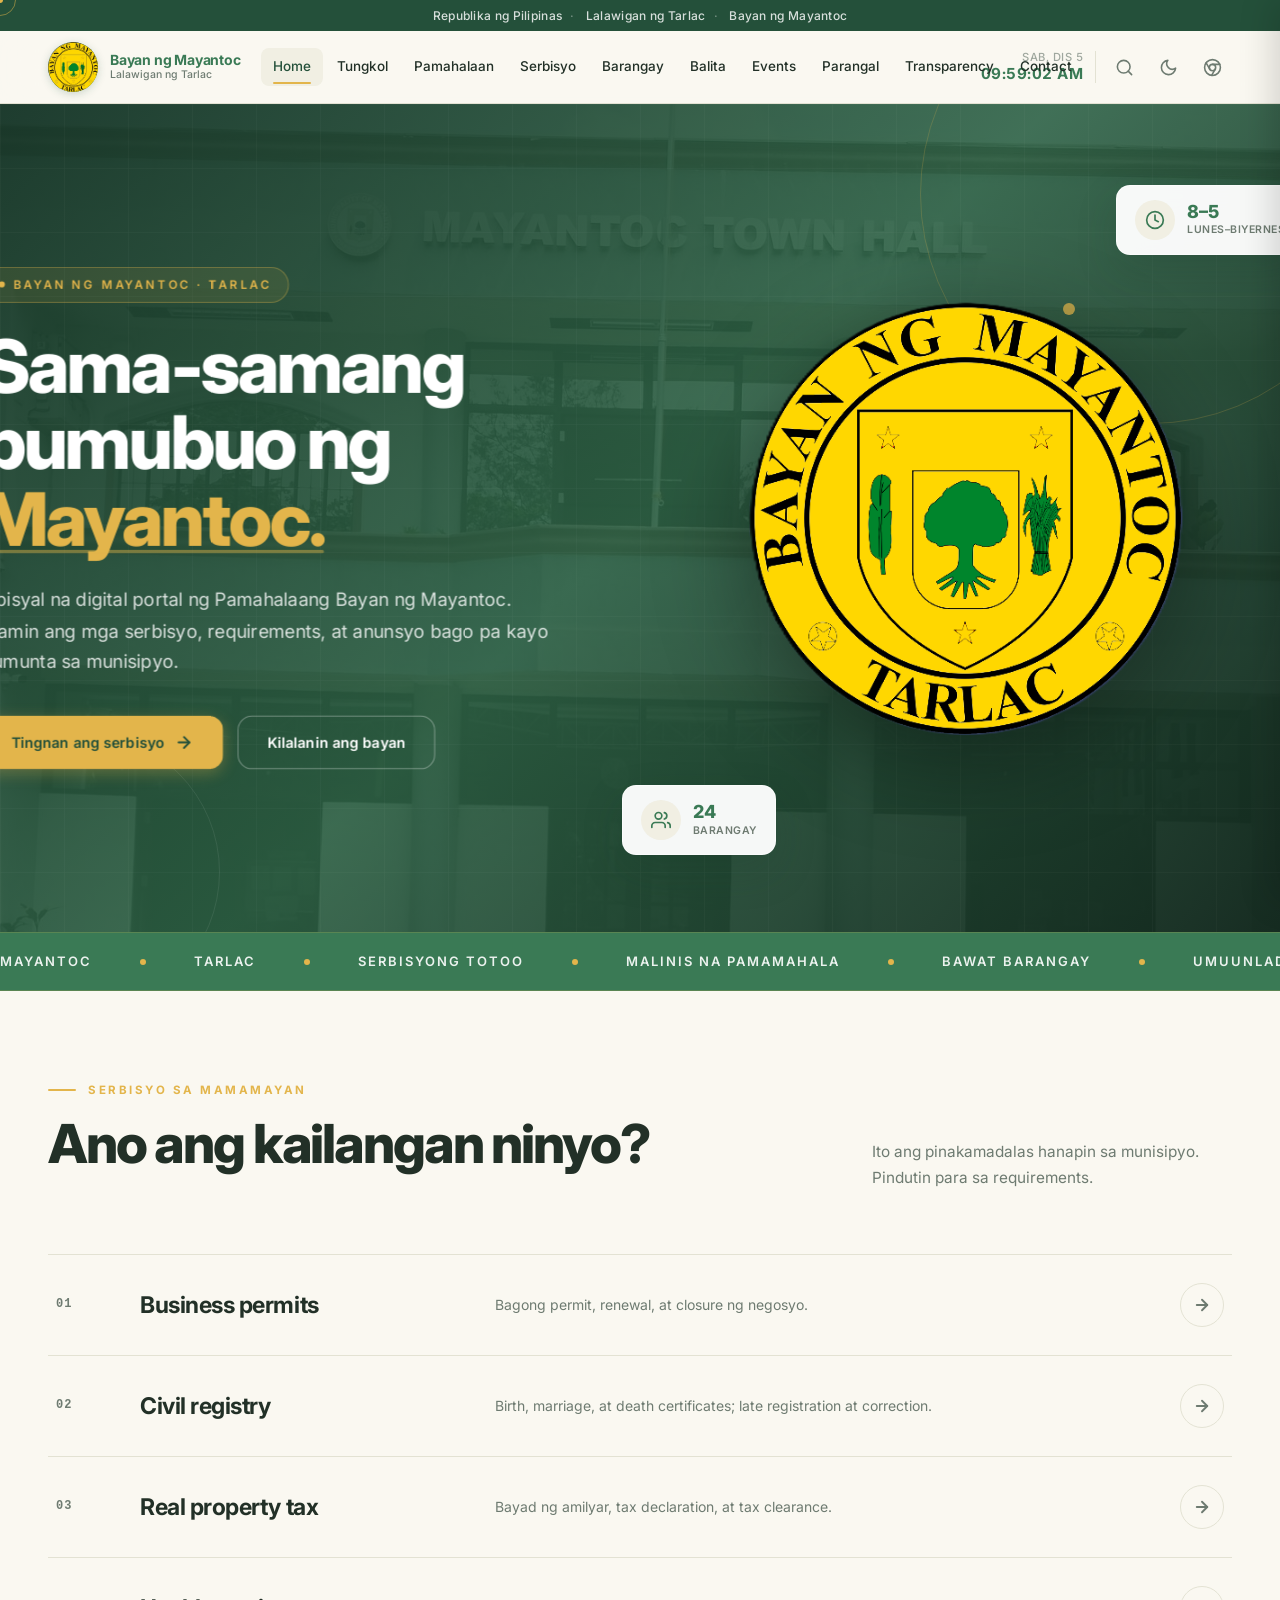
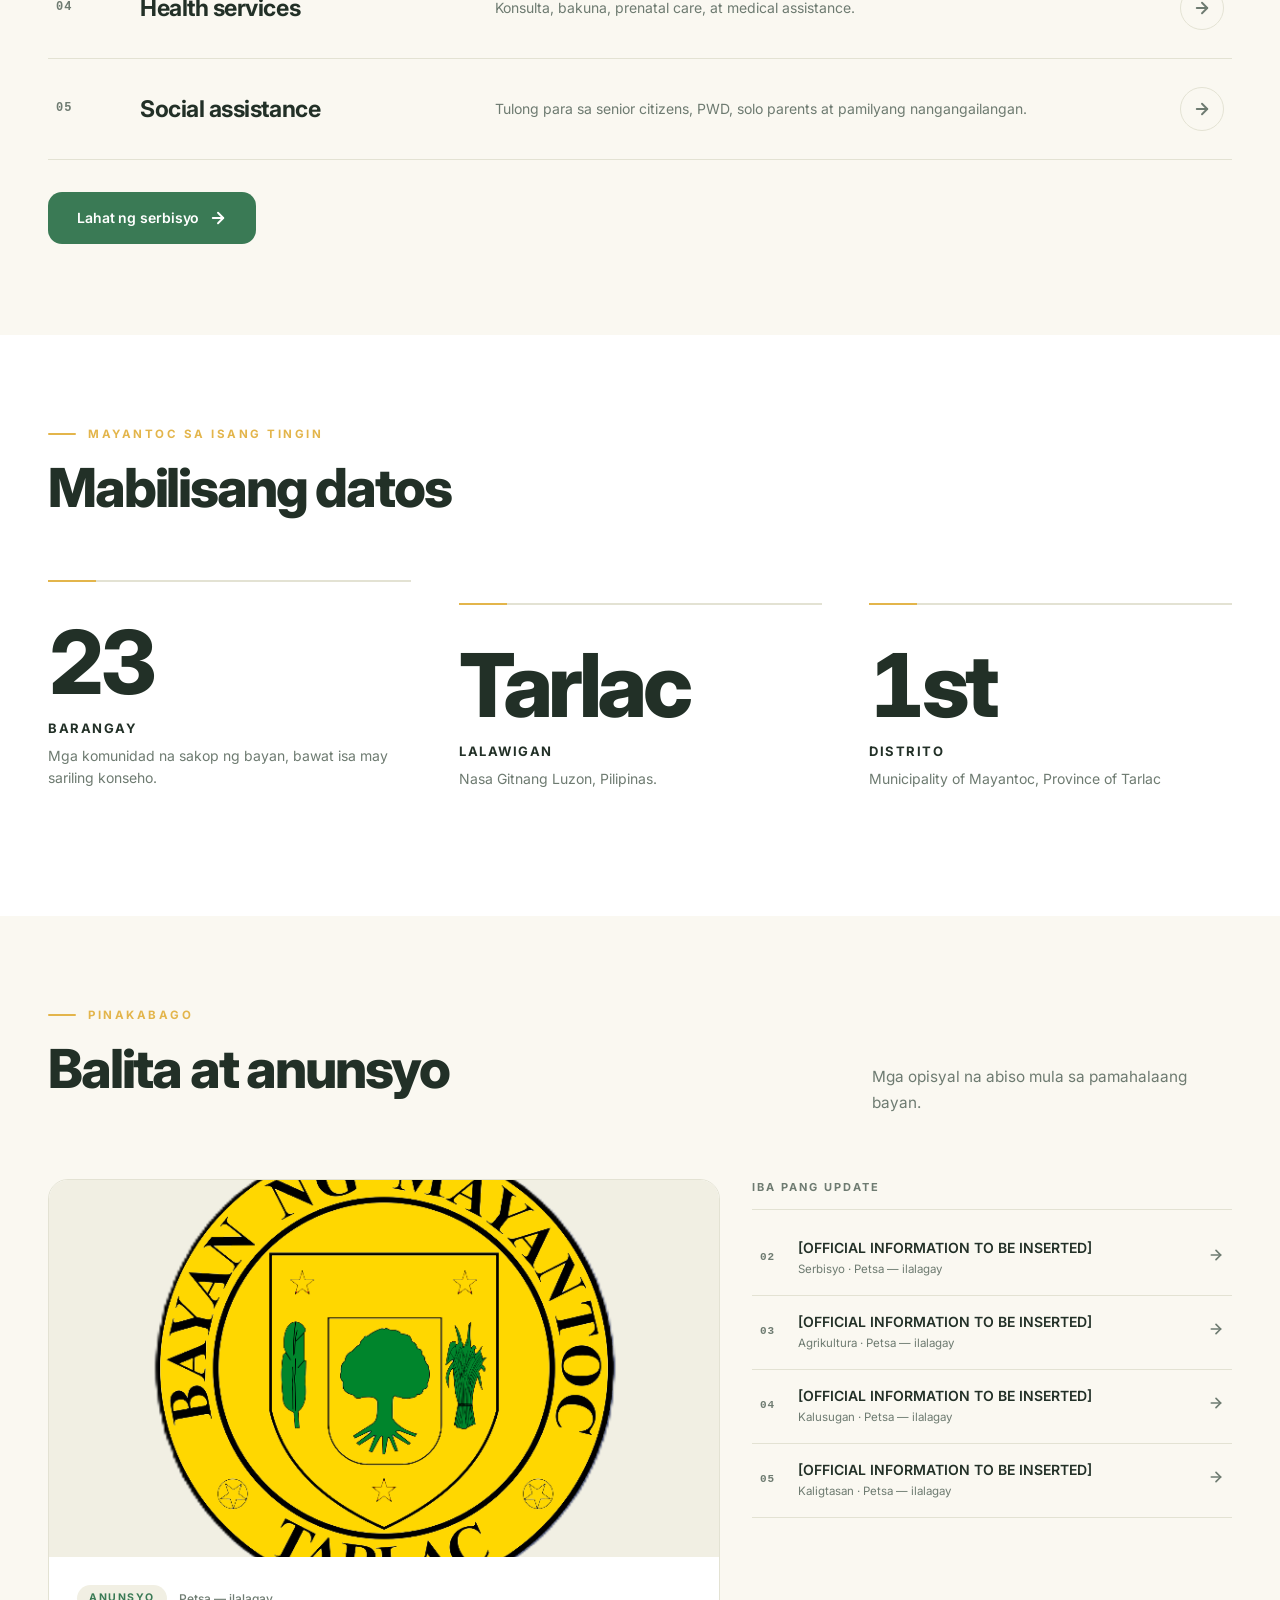
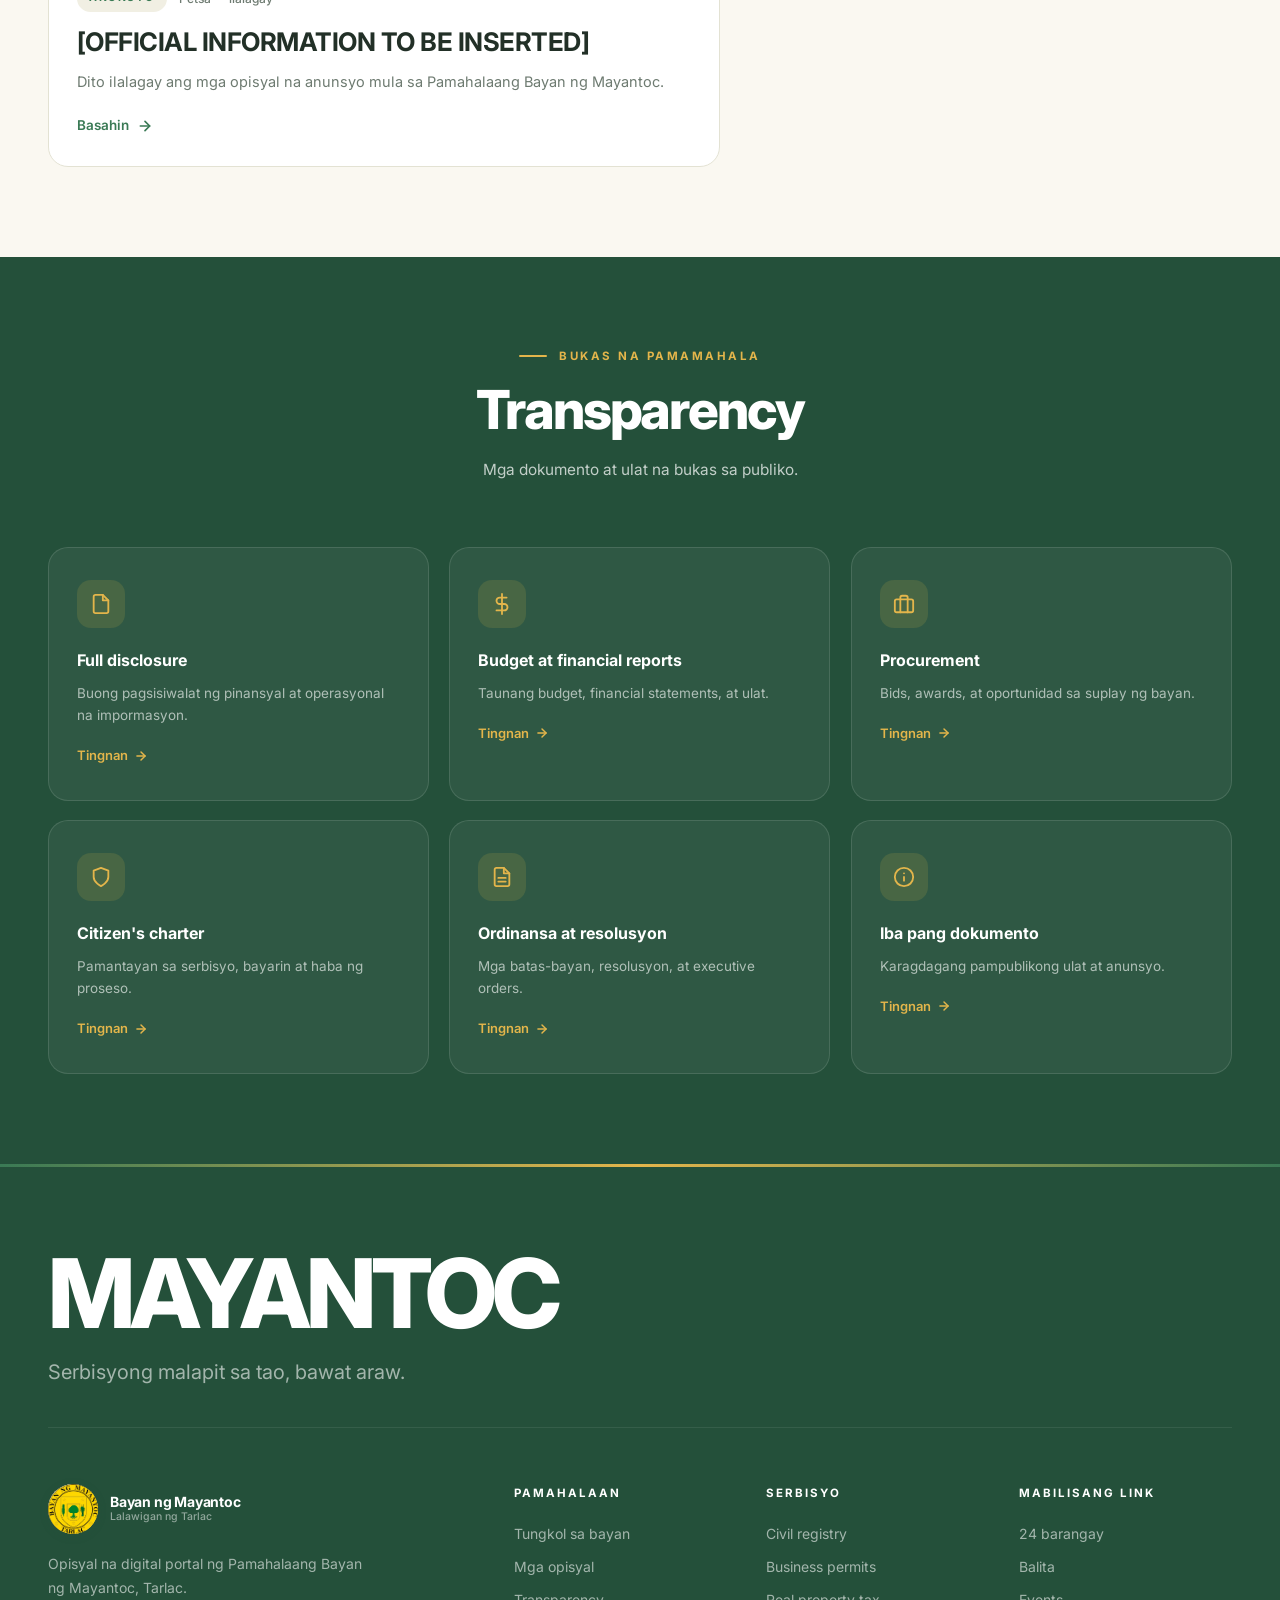
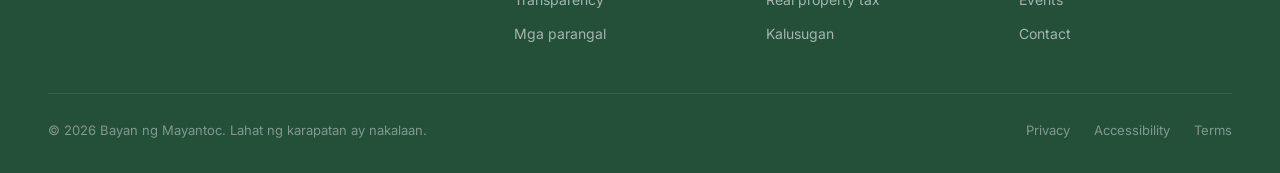
<file: index.html>
<!DOCTYPE html>
<html lang="tl">
<head>
  <meta charset="UTF-8" />
  <meta name="viewport" content="width=device-width, initial-scale=1.0, viewport-fit=cover" />
  <title>Home · Bayan ng Mayantoc, Tarlac</title>
  <meta name="description" content="Opisyal na digital portal ng Pamahalaang Bayan ng Mayantoc, Tarlac." />
  <meta name="theme-color" content="#24503A" />
  <meta property="og:title" content="Home · Bayan ng Mayantoc" />
  <meta property="og:description" content="Opisyal na digital portal ng Pamahalaang Bayan ng Mayantoc, Tarlac." />
  <meta property="og:type" content="website" />
  <link rel="icon" href="assets/mayantoc.jpg" />
  <link rel="preconnect" href="https://fonts.googleapis.com" />
  <link rel="preconnect" href="https://fonts.gstatic.com" crossorigin />
  <link href="https://fonts.googleapis.com/css2?family=Inter:opsz,wght@14..32,300;14..32,400;14..32,500;14..32,600;14..32,700;14..32,800;14..32,900&display=swap" rel="stylesheet" />
  <link rel="stylesheet" href="assets/style.css?v=2" />
  <link rel="manifest" href="manifest.webmanifest" />
  <link rel="apple-touch-icon" href="assets/icons/icon-192.png" />
  <meta name="mobile-web-app-capable" content="yes" />
  <meta name="apple-mobile-web-app-capable" content="yes" />
  <meta name="apple-mobile-web-app-title" content="Mayantoc" />
  <meta name="apple-mobile-web-app-status-bar-style" content="black-translucent" />
</head>
<body data-page="index.html">
  <a href="#main" class="skip-link">Skip to content</a>

  <div class="loader" id="loader" aria-hidden="true">
    <div class="loader__seal"><img class="js-logo" src="assets/mayantoc.jpg" alt="" /></div>
    <div class="loader__text">Mayantoc</div>
    <div class="loader__sub">Lalawigan ng Tarlac</div>
    <div class="loader__bar"><span></span></div>
  </div>

  <div class="scroll-progress" id="scrollProgress" aria-hidden="true"></div>
  <div class="cursor-dot" id="cursorDot" aria-hidden="true"></div>
  <div class="cursor-ring" id="cursorRing" aria-hidden="true"></div>

  <div class="top-bar">
    <div class="container">
      <span>Republika ng Pilipinas</span><span class="sep">·</span>
      <span>Lalawigan ng Tarlac</span><span class="sep">·</span>
      <span>Bayan ng Mayantoc</span>
    </div>
  </div>

  <header class="header" id="header">
    <div class="container header__inner">
      <a href="index.html" class="brand" aria-label="Bayan ng Mayantoc — Home">
        <div class="brand__seal" aria-hidden="true">
          <img class="js-logo" src="assets/mayantoc.jpg" alt="" />
        </div>
        <div class="brand__text">
          <span class="brand__name">Bayan ng Mayantoc</span>
          <span class="brand__sub">Lalawigan ng Tarlac</span>
        </div>
      </a>

      <nav class="nav" aria-label="Pangunahing nabigasyon">
        <a href="index.html" class="nav__link active">Home</a>
        <a href="about.html" class="nav__link">Tungkol</a>
        <a href="government.html" class="nav__link">Pamahalaan</a>
        <a href="services.html" class="nav__link">Serbisyo</a>
        <a href="barangays.html" class="nav__link">Barangay</a>
        <a href="news.html" class="nav__link">Balita</a>
        <a href="events.html" class="nav__link">Events</a>
        <a href="awards.html" class="nav__link">Parangal</a>
        <a href="transparency.html" class="nav__link">Transparency</a>
        <a href="contact.html" class="nav__link">Contact</a>
      </nav>

      <div class="header__actions">
        <!-- LIVE CLOCK -->
        <div class="header__clock" id="live-clock" aria-live="off">
          <span class="header__clock-date">--</span>
          <span class="header__clock-time">--:--</span>
        </div>

        <button class="icon-btn" aria-label="Buksan ang search" id="searchToggle">
          <svg viewBox="0 0 24 24" fill="none" stroke="currentColor" stroke-linecap="round" stroke-linejoin="round"><circle cx="11" cy="11" r="8"/><line x1="21" y1="21" x2="16.65" y2="16.65"/></svg>
        </button>
        <button class="icon-btn" aria-label="Ilipat sa dark mode" id="themeToggle">
          <svg id="themeIcon" viewBox="0 0 24 24" fill="none" stroke="currentColor" stroke-linecap="round" stroke-linejoin="round"><path d="M21 12.79A9 9 0 1 1 11.21 3 7 7 0 0 0 21 12.79z"/></svg>
        </button>
        <button class="icon-btn" aria-label="Accessibility options" id="a11yToggle" aria-expanded="false">
          <svg viewBox="0 0 24 24" fill="none" stroke="currentColor" stroke-linecap="round" stroke-linejoin="round"><circle cx="12" cy="12" r="10"/><circle cx="12" cy="12" r="4"/><line x1="21.17" y1="8" x2="12" y2="8"/><line x1="3.95" y1="6.06" x2="8.54" y2="14"/><line x1="10.88" y1="21.94" x2="15.46" y2="14"/></svg>
        </button>
        <button class="hamburger" id="hamburger" aria-label="Buksan ang menu" aria-expanded="false">
          <span></span><span></span><span></span>
        </button>
      </div>
    </div>
  </header>

  <div class="a11y-panel" id="a11yPanel" role="dialog" aria-label="Accessibility settings">
    <div class="a11y-panel__title">Accessibility</div>
    <div class="a11y-group">
      <div class="a11y-group__label">Laki ng teksto</div>
      <div class="a11y-buttons">
        <button class="a11y-btn" data-font="0.9">A−</button>
        <button class="a11y-btn active" data-font="1">A</button>
        <button class="a11y-btn" data-font="1.15">A+</button>
      </div>
    </div>
    <div class="a11y-group">
      <div class="a11y-group__label">Contrast</div>
      <div class="a11y-buttons">
        <button class="a11y-btn active" data-contrast="normal">Normal</button>
        <button class="a11y-btn" data-contrast="high">Mataas</button>
      </div>
    </div>
    <div class="a11y-group">
      <div class="a11y-group__label">Galaw</div>
      <div class="a11y-buttons">
        <button class="a11y-btn active" data-motion="normal">Normal</button>
        <button class="a11y-btn" data-motion="reduced">Bawas</button>
      </div>
    </div>
    <button class="a11y-reset" id="a11yReset">I-reset ang settings</button>
  </div>

  <div class="drawer-overlay" id="drawerOverlay" aria-hidden="true"></div>
  <aside class="drawer" id="drawer" role="dialog" aria-modal="true" aria-label="Mobile navigation">
    <div class="drawer__header">
      <div class="brand">
        <div class="brand__seal" aria-hidden="true"><img class="js-logo" src="assets/mayantoc.jpg" alt="" /></div>
        <div class="brand__text">
          <span class="brand__name">Mayantoc</span>
          <span class="brand__sub">Lalawigan ng Tarlac</span>
        </div>
      </div>
      <button class="drawer__close" id="drawerClose" aria-label="Isara ang menu">
        <svg width="18" height="18" viewBox="0 0 24 24" fill="none" stroke="currentColor" stroke-width="2" stroke-linecap="round"><line x1="18" y1="6" x2="6" y2="18"/><line x1="6" y1="6" x2="18" y2="18"/></svg>
      </button>
    </div>
    <nav class="drawer__nav" aria-label="Mobile navigation links">
      <a href="index.html" class="drawer__link active">Home</a>
      <a href="about.html" class="drawer__link">Tungkol</a>
      <a href="government.html" class="drawer__link">Pamahalaan</a>
      <a href="services.html" class="drawer__link">Serbisyo</a>
      <a href="barangays.html" class="drawer__link">Barangay</a>
      <a href="news.html" class="drawer__link">Balita</a>
      <a href="events.html" class="drawer__link">Events</a>
      <a href="awards.html" class="drawer__link">Parangal</a>
      <a href="transparency.html" class="drawer__link">Transparency</a>
      <a href="contact.html" class="drawer__link">Contact</a>
    </nav>
  </aside>

  <div class="search-overlay" id="searchOverlay" role="dialog" aria-modal="true" aria-label="Site search" style="position:fixed;inset:0;background:rgba(24,54,40,0.68);backdrop-filter:blur(8px);z-index:3000;opacity:0;visibility:hidden;transition:opacity .3s,visibility .3s;padding:80px 20px 20px;overflow-y:auto;">
    <div style="max-width:680px;margin:0 auto;background:var(--white);border-radius:var(--radius-lg);box-shadow:var(--shadow-xl);overflow:hidden;">
      <div style="position:relative;border-bottom:1px solid var(--border);">
        <svg style="position:absolute;left:22px;top:50%;transform:translateY(-50%);width:20px;height:20px;color:var(--muted);" viewBox="0 0 24 24" fill="none" stroke="currentColor" stroke-width="2" stroke-linecap="round" stroke-linejoin="round"><circle cx="11" cy="11" r="8"/><line x1="21" y1="21" x2="16.65" y2="16.65"/></svg>
        <input type="text" id="siteSearchInput" placeholder="Maghanap ng serbisyo, barangay, dokumento…" aria-label="Search site" autocomplete="off" style="width:100%;padding:22px 60px 22px 58px;border:none;background:transparent;font-family:inherit;font-size:17px;color:var(--ink);outline:none;" />
        <button id="searchClose" aria-label="Isara ang search" style="position:absolute;right:16px;top:50%;transform:translateY(-50%);width:36px;height:36px;border-radius:50%;display:flex;align-items:center;justify-content:center;color:var(--muted);">
          <svg width="18" height="18" viewBox="0 0 24 24" fill="none" stroke="currentColor" stroke-width="2" stroke-linecap="round"><line x1="18" y1="6" x2="6" y2="18"/><line x1="6" y1="6" x2="18" y2="18"/></svg>
        </button>
      </div>
      <div id="searchResults" style="max-height:440px;overflow-y:auto;"></div>
    </div>
  </div>

  <main id="main">

    <section class="hero" id="home" aria-label="Hero">
      <div class="hero__bg" aria-hidden="true">
        <img src="assets/mayantoc_bg.jpg" alt="" fetchpriority="high" />
      </div>
      <div class="hero__pattern" aria-hidden="true"></div>
      <div class="hero__deco hero__deco--1" aria-hidden="true"></div>
      <div class="hero__deco hero__deco--2" aria-hidden="true"></div>
      <div class="hero__deco hero__deco--3" aria-hidden="true"></div>

      <div class="container hero__content">
        <div class="hero__left">
          <span class="hero__label">Bayan ng Mayantoc · Tarlac</span>
          <h1 class="hero__title">Sama-samang bumubuo ng <span class="accent">Mayantoc.</span></h1>
          <p class="hero__sub">
            Opisyal na digital portal ng Pamahalaang Bayan ng Mayantoc. Alamin ang mga serbisyo,
            requirements, at anunsyo bago pa kayo pumunta sa munisipyo.
          </p>
          <div class="hero__buttons">
            <a href="services.html" class="btn btn--primary">
              Tingnan ang serbisyo
              <svg width="18" height="18" viewBox="0 0 24 24" fill="none" stroke="currentColor" stroke-width="2.5" stroke-linecap="round" stroke-linejoin="round"><line x1="5" y1="12" x2="19" y2="12"/><polyline points="12 5 19 12 12 19"/></svg>
            </a>
            <a href="about.html" class="btn btn--outline">Kilalanin ang bayan</a>
          </div>
        </div>

        <div class="hero__right">
          <div class="carousel-wrap" id="carouselWrap">
            <img src="assets/FlagMY.png" alt="Tanawin ng Mayantoc" class="hero__image" />
          </div>

          <div class="float-card float-card--1" aria-hidden="true">
            <div class="float-card__icon">
              <svg width="20" height="20" viewBox="0 0 24 24" fill="none" stroke="currentColor" stroke-width="2" stroke-linecap="round" stroke-linejoin="round"><path d="M17 21v-2a4 4 0 0 0-4-4H5a4 4 0 0 0-4 4v2"/><circle cx="9" cy="7" r="4"/><path d="M23 21v-2a4 4 0 0 0-3-3.87"/><path d="M16 3.13a4 4 0 0 1 0 7.75"/></svg>
            </div>
            <div><div class="float-card__num">24</div><div class="float-card__label">Barangay</div></div>
          </div>

          <div class="float-card float-card--2" aria-hidden="true">
            <div class="float-card__icon">
              <svg width="20" height="20" viewBox="0 0 24 24" fill="none" stroke="currentColor" stroke-width="2" stroke-linecap="round" stroke-linejoin="round"><circle cx="12" cy="12" r="10"/><polyline points="12 6 12 12 16 14"/></svg>
            </div>
            <div><div class="float-card__num">8–5</div><div class="float-card__label">Lunes–Biyernes</div></div>
          </div>
        </div>
      </div>
    </section>

    <div class="marquee" aria-hidden="true"><div class="marquee__track" id="marqueeTrack"></div></div>

    <section class="section" id="services">
      <div class="container">
        <div class="section__header section__header--split reveal">
          <div>
            <div class="section__label">Serbisyo sa mamamayan</div>
            <h2 class="section__title">Ano ang kailangan ninyo?</h2>
          </div>
          <p class="section__sub" style="max-width:36ch;">Ito ang pinakamadalas hanapin sa munisipyo. Pindutin para sa requirements.</p>
        </div>
        <div class="services-list" id="servicesList"></div>
        <div style="margin-top:32px;" class="reveal">
          <a href="services.html" class="btn btn--dark">Lahat ng serbisyo
            <svg width="18" height="18" viewBox="0 0 24 24" fill="none" stroke="currentColor" stroke-width="2.5" stroke-linecap="round" stroke-linejoin="round"><line x1="5" y1="12" x2="19" y2="12"/><polyline points="12 5 19 12 12 19"/></svg>
          </a>
        </div>
      </div>
    </section>

    <section class="section section--alt">
      <div class="container">
        <div class="section__header reveal">
          <div class="section__label">Mayantoc sa isang tingin</div>
          <h2 class="section__title">Mabilisang datos</h2>
        </div>
        <div class="stats-editorial">
          <div class="stat-block reveal">
            <div class="stat-block__num" data-count="24">0</div>
            <div class="stat-block__label">Barangay</div>
            <div class="stat-block__desc">Mga komunidad na sakop ng bayan, bawat isa may sariling konseho.</div>
          </div>
          <div class="stat-block reveal">
            <div class="stat-block__num">Tarlac</div>
            <div class="stat-block__label">Lalawigan</div>
            <div class="stat-block__desc">Nasa Gitnang Luzon, Pilipinas.</div>
          </div>
          <div class="stat-block reveal">
            <div class="stat-block__num">1st</div>
            <div class="stat-block__label">Distrito</div>
            <div class="stat-block__desc">Municipality of Mayantoc, Province of Tarlac</div>
          </div>
        </div>
      </div>
    </section>

    <section class="section">
      <div class="container">
        <div class="section__header section__header--split reveal">
          <div>
            <div class="section__label">Pinakabago</div>
            <h2 class="section__title">Balita at anunsyo</h2>
          </div>
          <p class="section__sub" style="max-width:36ch;">Mga opisyal na abiso mula sa pamahalaang bayan.</p>
        </div>
        <div class="news-editorial">
          <article class="news-featured reveal" id="newsFeatured"></article>
          <div class="news-side reveal">
            <div class="news-side__header">Iba pang update</div>
            <div id="newsSideList"></div>
          </div>
        </div>
      </div>
    </section>

    <section class="section section--dark">
      <div class="container">
        <div class="section__header section__header--center reveal">
          <div class="section__label">Bukas na pamamahala</div>
          <h2 class="section__title">Transparency</h2>
          <p class="section__sub">Mga dokumento at ulat na bukas sa publiko.</p>
        </div>
        <div class="transparency-grid" id="transparencyGrid"></div>
      </div>
    </section>

  </main>

  <footer class="footer" role="contentinfo">
    <div class="container">
      <div class="footer__hero">
        <div class="footer__hero-title">MAYANTOC</div>
        <div class="footer__hero-sub">Serbisyong malapit sa tao, bawat araw.</div>
      </div>

      <div class="footer__grid">
        <div>
          <div class="footer__brand">
            <div class="brand__seal" aria-hidden="true"><img class="js-logo" src="assets/mayantoc.jpg" alt="" /></div>
            <div class="brand__text">
              <span class="brand__name">Bayan ng Mayantoc</span>
              <span class="brand__sub">Lalawigan ng Tarlac</span>
            </div>
          </div>
          <p class="footer__desc">Opisyal na digital portal ng Pamahalaang Bayan ng Mayantoc, Tarlac.</p>
        </div>
        <div>
          <h3 class="footer__title">Pamahalaan</h3>
          <div class="footer__links">
            <a href="about.html">Tungkol sa bayan</a>
            <a href="government.html">Mga opisyal</a>
            <a href="transparency.html">Transparency</a>
            <a href="awards.html">Mga parangal</a>
          </div>
        </div>
        <div>
          <h3 class="footer__title">Serbisyo</h3>
          <div class="footer__links">
            <a href="services.html">Civil registry</a>
            <a href="services.html">Business permits</a>
            <a href="services.html">Real property tax</a>
            <a href="services.html">Kalusugan</a>
          </div>
        </div>
        <div>
          <h3 class="footer__title">Mabilisang link</h3>
          <div class="footer__links">
            <a href="barangays.html">24 barangay</a>
            <a href="news.html">Balita</a>
            <a href="events.html">Events</a>
            <a href="contact.html">Contact</a>
          </div>
        </div>
      </div>

      <div class="footer__bottom">
        <span>© 2026 Bayan ng Mayantoc. Lahat ng karapatan ay nakalaan.</span>
        <div class="footer__bottom-links">
          <a href="contact.html">Privacy</a>
          <a href="contact.html">Accessibility</a>
          <a href="contact.html">Terms</a>
        </div>
      </div>
    </div>
  </footer>

  <button class="back-to-top" id="backToTop" aria-label="Balik sa itaas">
    <svg viewBox="0 0 24 24" fill="none" stroke="currentColor" stroke-width="2.5" stroke-linecap="round" stroke-linejoin="round"><line x1="12" y1="19" x2="12" y2="5"/><polyline points="5 12 12 5 19 12"/></svg>
  </button>

  <script src="assets/data.js?v=2"></script>
  <script src="assets/app.js?v=2"></script>

  <script>
  (function () {
    const D = MAY.DATA, I = MAY.ICONS, $ = MAY.$;

    // 3D tilt on the hero image (pointer devices only)
    const wrap = $('#carouselWrap'), hero = $('.hero');
    if (wrap && hero && !MAY.isTouch && !MAY.reduced) {
      hero.addEventListener('mousemove', e => {
        const r = hero.getBoundingClientRect();
        const x = (e.clientX - r.left) / r.width - 0.5;
        const y = (e.clientY - r.top) / r.height - 0.5;
        wrap.style.transform = `rotateY(${x * 5}deg) rotateX(${-y * 5}deg)`;
      });
      hero.addEventListener('mouseleave', () => wrap.style.transform = 'rotateY(0) rotateX(0)');
    }

    $('#servicesList').innerHTML = D.services.slice(0, 5).map((s, i) => `
      <a class="service-row reveal" href="services.html">
        <div class="service-row__num">${String(i + 1).padStart(2, '0')}</div>
        <div class="service-row__name">${s.name}</div>
        <div class="service-row__desc">${s.desc}</div>
        <div class="service-row__arrow"><svg width="18" height="18" viewBox="0 0 24 24" fill="none" stroke="currentColor" stroke-width="2.5" stroke-linecap="round" stroke-linejoin="round">${I.arrow}</svg></div>
      </a>`).join('');

    const f = D.news[0];
    $('#newsFeatured').innerHTML = `
      <div class="news-featured__img"><img src="${f.img}" alt="" loading="lazy" /></div>
      <div class="news-featured__body">
        <div class="news-featured__meta">
          <span class="news-featured__cat">${f.cat}</span>
          <span class="news-featured__date">${f.date}</span>
        </div>
        <h3 class="news-featured__title">${f.title}</h3>
        <p class="news-featured__excerpt">${f.excerpt}</p>
        <a class="news-featured__link" href="news.html">Basahin
          <svg width="16" height="16" viewBox="0 0 24 24" fill="none" stroke="currentColor" stroke-width="2.5" stroke-linecap="round" stroke-linejoin="round">${I.arrow}</svg>
        </a>
      </div>`;

    $('#newsSideList').innerHTML = D.news.slice(1, 5).map((n, i) => `
      <a class="news-side__item" href="news.html">
        <span class="news-side__num">${String(i + 2).padStart(2, '0')}</span>
        <div class="news-side__body">
          <div class="news-side__title">${n.title}</div>
          <div class="news-side__date">${n.cat} · ${n.date}</div>
        </div>
        <span class="news-side__arrow"><svg width="16" height="16" viewBox="0 0 24 24" fill="none" stroke="currentColor" stroke-width="2.5" stroke-linecap="round" stroke-linejoin="round">${I.arrow}</svg></span>
      </a>`).join('');

    $('#transparencyGrid').innerHTML = D.transparency.map(t => `
      <a class="transparency-card reveal" href="transparency.html">
        <div class="transparency-card__icon"><svg width="22" height="22" viewBox="0 0 24 24" fill="none" stroke="currentColor" stroke-width="2" stroke-linecap="round" stroke-linejoin="round">${I[t.icon]}</svg></div>
        <h3 class="transparency-card__title">${t.title}</h3>
        <p class="transparency-card__desc">${t.desc}</p>
        <span class="transparency-card__link">Tingnan
          <svg width="14" height="14" viewBox="0 0 24 24" fill="none" stroke="currentColor" stroke-width="2.5" stroke-linecap="round" stroke-linejoin="round">${I.arrow}</svg>
        </span>
      </a>`).join('');

    MAY.observeReveals();
  })();
  </script>
  <script>
    if ('serviceWorker' in navigator) {
      window.addEventListener('load', function () {
        navigator.serviceWorker.register('sw.js').catch(function (e) { console.warn('SW failed', e); });
      });
    }
  </script>
</body>
</html>
</file>
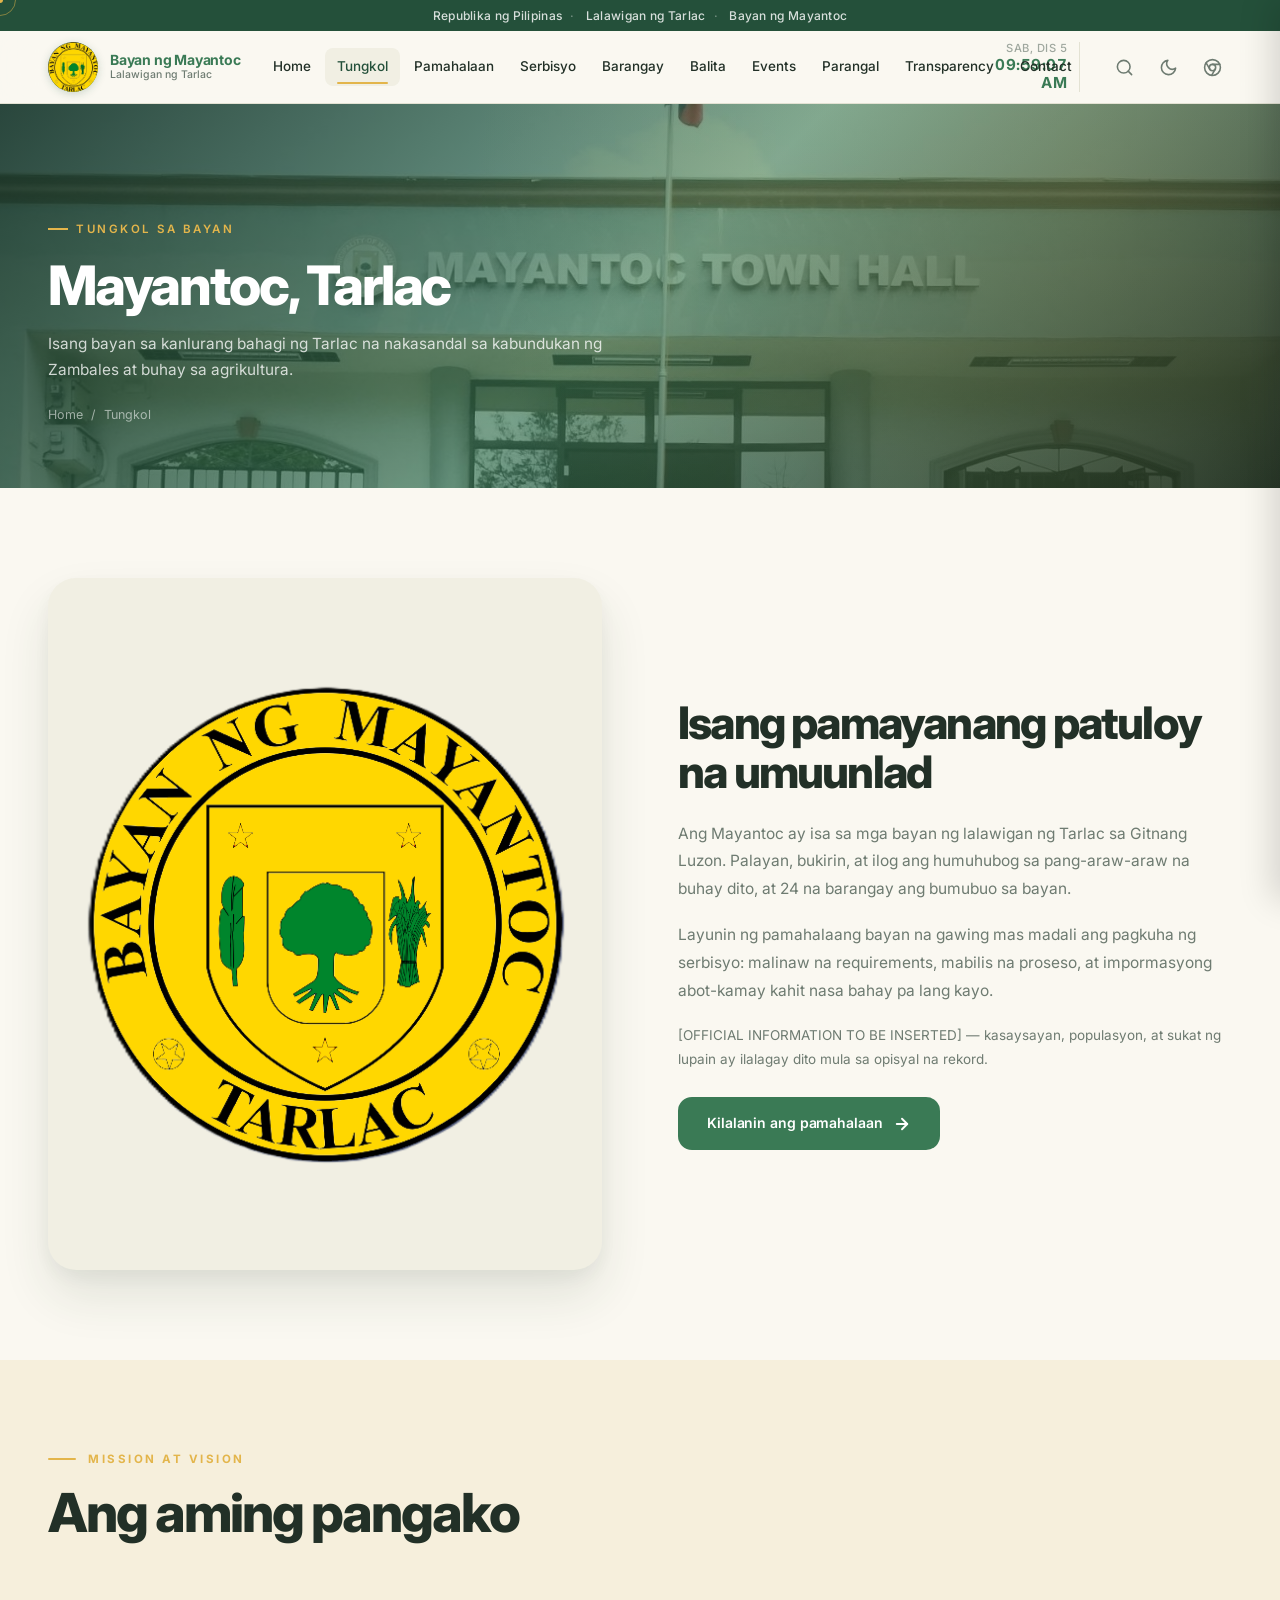
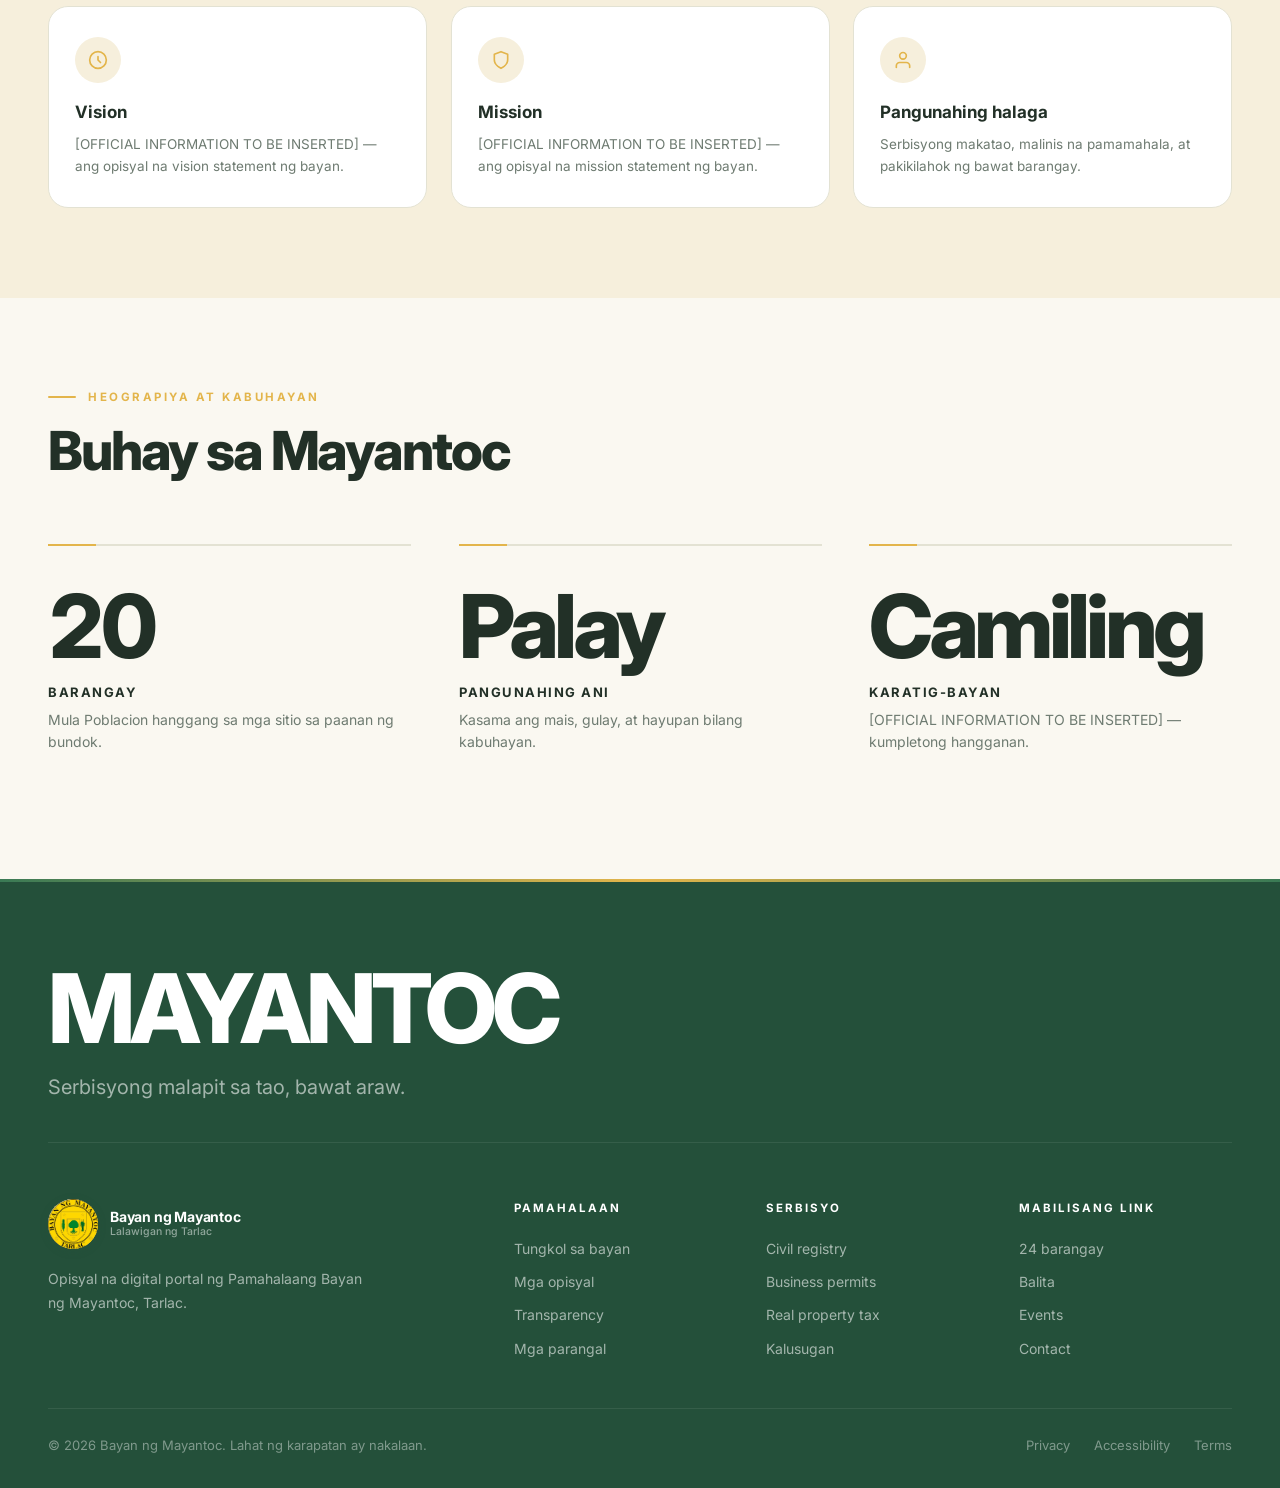
<file: about.html>
<!DOCTYPE html>
<html lang="tl">
<head>
  <meta charset="UTF-8" />
  <meta name="viewport" content="width=device-width, initial-scale=1.0, viewport-fit=cover" />
  <title>Tungkol sa Mayantoc · Bayan ng Mayantoc, Tarlac</title>
  <meta name="description" content="Kasaysayan, heograpiya, mission at vision ng Bayan ng Mayantoc, Tarlac." />
  <meta name="theme-color" content="#24503A" />
  <meta property="og:title" content="Tungkol sa Mayantoc · Bayan ng Mayantoc" />
  <meta property="og:description" content="Kasaysayan, heograpiya, mission at vision ng Bayan ng Mayantoc, Tarlac." />
  <meta property="og:type" content="website" />
  <link rel="icon" href="assets/mayantoc.jpg" />
  <link rel="preconnect" href="https://fonts.googleapis.com" />
  <link rel="preconnect" href="https://fonts.gstatic.com" crossorigin />
  <link href="https://fonts.googleapis.com/css2?family=Inter:opsz,wght@14..32,300;14..32,400;14..32,500;14..32,600;14..32,700;14..32,800;14..32,900&display=swap" rel="stylesheet" />
  <link rel="stylesheet" href="assets/style.css?v=2" />
  <link rel="manifest" href="manifest.webmanifest" />
  <link rel="apple-touch-icon" href="assets/icons/icon-192.png" />
  <meta name="mobile-web-app-capable" content="yes" />
  <meta name="apple-mobile-web-app-capable" content="yes" />
  <meta name="apple-mobile-web-app-title" content="Mayantoc" />
  <meta name="apple-mobile-web-app-status-bar-style" content="black-translucent" />
</head>
<body data-page="about.html">
  <a href="#main" class="skip-link">Skip to content</a>

  <div class="loader" id="loader" aria-hidden="true">
    <div class="loader__seal"><img class="js-logo" src="assets/mayantoc.jpg" alt="" /></div>
    <div class="loader__text">Mayantoc</div>
    <div class="loader__sub">Lalawigan ng Tarlac</div>
    <div class="loader__bar"><span></span></div>
  </div>

  <div class="scroll-progress" id="scrollProgress" aria-hidden="true"></div>
  <div class="cursor-dot" id="cursorDot" aria-hidden="true"></div>
  <div class="cursor-ring" id="cursorRing" aria-hidden="true"></div>

  <div class="top-bar">
    <div class="container">
      <span>Republika ng Pilipinas</span><span class="sep">·</span>
      <span>Lalawigan ng Tarlac</span><span class="sep">·</span>
      <span>Bayan ng Mayantoc</span>
    </div>
  </div>

  <header class="header" id="header">
    <div class="container header__inner">
      <a href="index.html" class="brand" aria-label="Bayan ng Mayantoc — Home">
        <div class="brand__seal" aria-hidden="true"><img class="js-logo" src="assets/mayantoc.jpg" alt="" /></div>
        <div class="brand__text">
          <span class="brand__name">Bayan ng Mayantoc</span>
          <span class="brand__sub">Lalawigan ng Tarlac</span>
        </div>
      </a>

      <nav class="nav" aria-label="Pangunahing nabigasyon">
        <a href="index.html" class="nav__link">Home</a>
        <a href="about.html" class="nav__link active">Tungkol</a>
        <a href="government.html" class="nav__link">Pamahalaan</a>
        <a href="services.html" class="nav__link">Serbisyo</a>
        <a href="barangays.html" class="nav__link">Barangay</a>
        <a href="news.html" class="nav__link">Balita</a>
        <a href="events.html" class="nav__link">Events</a>
        <a href="awards.html" class="nav__link">Parangal</a>
        <a href="transparency.html" class="nav__link">Transparency</a>
        <a href="contact.html" class="nav__link">Contact</a>
      </nav>

      <div class="header__clock" id="live-clock">
        <div class="header__clock-date"></div>
        <div class="header__clock-time"></div>
      </div>

      <div class="header__actions">
        <button class="icon-btn" aria-label="Buksan ang search" id="searchToggle">
          <svg viewBox="0 0 24 24" fill="none" stroke="currentColor" stroke-linecap="round" stroke-linejoin="round"><circle cx="11" cy="11" r="8"/><line x1="21" y1="21" x2="16.65" y2="16.65"/></svg>
        </button>
        <button class="icon-btn" aria-label="Ilipat sa dark mode" id="themeToggle">
          <svg id="themeIcon" viewBox="0 0 24 24" fill="none" stroke="currentColor" stroke-linecap="round" stroke-linejoin="round"><path d="M21 12.79A9 9 0 1 1 11.21 3 7 7 0 0 0 21 12.79z"/></svg>
        </button>
        <button class="icon-btn" aria-label="Accessibility options" id="a11yToggle" aria-expanded="false">
          <svg viewBox="0 0 24 24" fill="none" stroke="currentColor" stroke-linecap="round" stroke-linejoin="round"><circle cx="12" cy="12" r="10"/><circle cx="12" cy="12" r="4"/><line x1="21.17" y1="8" x2="12" y2="8"/><line x1="3.95" y1="6.06" x2="8.54" y2="14"/><line x1="10.88" y1="21.94" x2="15.46" y2="14"/></svg>
        </button>
        <button class="hamburger" id="hamburger" aria-label="Buksan ang menu" aria-expanded="false">
          <span></span><span></span><span></span>
        </button>
      </div>
    </div>
  </header>

  <div class="a11y-panel" id="a11yPanel" role="dialog" aria-label="Accessibility settings">
    <div class="a11y-panel__title">Accessibility</div>
    <div class="a11y-group">
      <div class="a11y-group__label">Laki ng teksto</div>
      <div class="a11y-buttons">
        <button class="a11y-btn" data-font="0.9">A−</button>
        <button class="a11y-btn active" data-font="1">A</button>
        <button class="a11y-btn" data-font="1.15">A+</button>
      </div>
    </div>
    <div class="a11y-group">
      <div class="a11y-group__label">Contrast</div>
      <div class="a11y-buttons">
        <button class="a11y-btn active" data-contrast="normal">Normal</button>
        <button class="a11y-btn" data-contrast="high">Mataas</button>
      </div>
    </div>
    <div class="a11y-group">
      <div class="a11y-group__label">Galaw</div>
      <div class="a11y-buttons">
        <button class="a11y-btn active" data-motion="normal">Normal</button>
        <button class="a11y-btn" data-motion="reduced">Bawas</button>
      </div>
    </div>
    <button class="a11y-reset" id="a11yReset">I-reset ang settings</button>
  </div>

  <div class="drawer-overlay" id="drawerOverlay" aria-hidden="true"></div>
  <aside class="drawer" id="drawer" role="dialog" aria-modal="true" aria-label="Mobile navigation">
    <div class="drawer__header">
      <div class="brand">
        <div class="brand__seal" aria-hidden="true"><img class="js-logo" src="assets/mayantoc.jpg" alt="" /></div>
        <div class="brand__text">
          <span class="brand__name">Mayantoc</span>
          <span class="brand__sub">Lalawigan ng Tarlac</span>
        </div>
      </div>
      <button class="drawer__close" id="drawerClose" aria-label="Isara ang menu">
        <svg width="18" height="18" viewBox="0 0 24 24" fill="none" stroke="currentColor" stroke-width="2" stroke-linecap="round"><line x1="18" y1="6" x2="6" y2="18"/><line x1="6" y1="6" x2="18" y2="18"/></svg>
      </button>
    </div>
    <nav class="drawer__nav" aria-label="Mobile navigation links">
      <a href="index.html" class="drawer__link">Home</a>
      <a href="about.html" class="drawer__link active">Tungkol</a>
      <a href="government.html" class="drawer__link">Pamahalaan</a>
      <a href="services.html" class="drawer__link">Serbisyo</a>
      <a href="barangays.html" class="drawer__link">Barangay</a>
      <a href="news.html" class="drawer__link">Balita</a>
      <a href="events.html" class="drawer__link">Events</a>
      <a href="awards.html" class="drawer__link">Parangal</a>
      <a href="transparency.html" class="drawer__link">Transparency</a>
      <a href="contact.html" class="drawer__link">Contact</a>
    </nav>
  </aside>

  <div class="search-overlay" id="searchOverlay" role="dialog" aria-modal="true" aria-label="Site search" style="position:fixed;inset:0;background:rgba(24,54,40,0.68);backdrop-filter:blur(8px);z-index:3000;opacity:0;visibility:hidden;transition:opacity .3s,visibility .3s;padding:80px 20px 20px;overflow-y:auto;">
    <div style="max-width:680px;margin:0 auto;background:var(--white);border-radius:var(--radius-lg);box-shadow:var(--shadow-xl);overflow:hidden;">
      <div style="position:relative;border-bottom:1px solid var(--border);">
        <svg style="position:absolute;left:22px;top:50%;transform:translateY(-50%);width:20px;height:20px;color:var(--muted);" viewBox="0 0 24 24" fill="none" stroke="currentColor" stroke-width="2" stroke-linecap="round" stroke-linejoin="round"><circle cx="11" cy="11" r="8"/><line x1="21" y1="21" x2="16.65" y2="16.65"/></svg>
        <input type="text" id="siteSearchInput" placeholder="Maghanap ng serbisyo, barangay, dokumento…" aria-label="Search site" autocomplete="off" style="width:100%;padding:22px 60px 22px 58px;border:none;background:transparent;font-family:inherit;font-size:17px;color:var(--ink);outline:none;" />
        <button id="searchClose" aria-label="Isara ang search" style="position:absolute;right:16px;top:50%;transform:translateY(-50%);width:36px;height:36px;border-radius:50%;display:flex;align-items:center;justify-content:center;color:var(--muted);">
          <svg width="18" height="18" viewBox="0 0 24 24" fill="none" stroke="currentColor" stroke-width="2" stroke-linecap="round"><line x1="18" y1="6" x2="6" y2="18"/><line x1="6" y1="6" x2="18" y2="18"/></svg>
        </button>
      </div>
      <div id="searchResults" style="max-height:440px;overflow-y:auto;"></div>
    </div>
  </div>

  <main id="main">

    <section class="page-header">
      <div class="container">
        <div class="page-header__eyebrow">Tungkol sa bayan</div>
        <h1>Mayantoc, Tarlac</h1>
        <p>Isang bayan sa kanlurang bahagi ng Tarlac na nakasandal sa kabundukan ng Zambales at buhay sa agrikultura.</p>
        <div class="page-header__crumbs"><a href="index.html">Home</a> <span>/</span> <span>Tungkol</span></div>
      </div>
    </section>

    <section class="section">
      <div class="container">
        <div class="about-split">
          <div class="about-split__img reveal">
            <img src="assets/FlagMY.png" alt="Munisipyo ng Mayantoc" loading="lazy" />
          </div>
          <div class="about-split__content reveal">
            <h2>Isang pamayanang patuloy na umuunlad</h2>
            <p>
              Ang Mayantoc ay isa sa mga bayan ng lalawigan ng Tarlac sa Gitnang Luzon. Palayan, bukirin,
              at ilog ang humuhubog sa pang-araw-araw na buhay dito, at 24 na barangay ang bumubuo sa bayan.
            </p>
            <p>
              Layunin ng pamahalaang bayan na gawing mas madali ang pagkuha ng serbisyo: malinaw na requirements,
              mabilis na proseso, at impormasyong abot-kamay kahit nasa bahay pa lang kayo.
            </p>
            <p style="font-size:13.5px;">[OFFICIAL INFORMATION TO BE INSERTED] — kasaysayan, populasyon, at sukat ng lupain ay ilalagay dito mula sa opisyal na rekord.</p>
            <a href="government.html" class="btn btn--dark" style="margin-top:8px;">Kilalanin ang pamahalaan
              <svg width="18" height="18" viewBox="0 0 24 24" fill="none" stroke="currentColor" stroke-width="2.5" stroke-linecap="round" stroke-linejoin="round"><line x1="5" y1="12" x2="19" y2="12"/><polyline points="12 5 19 12 12 19"/></svg>
            </a>
          </div>
        </div>
      </div>
    </section>

    <section class="section section--tint">
      <div class="container">
        <div class="section__header reveal">
          <div class="section__label">Mission at vision</div>
          <h2 class="section__title">Ang aming pangako</h2>
        </div>
        <div class="award-grid">
          <article class="award-card reveal">
            <div class="award-card__ribbon"><svg width="20" height="20" viewBox="0 0 24 24" fill="none" stroke="currentColor" stroke-width="2" stroke-linecap="round" stroke-linejoin="round"><circle cx="12" cy="12" r="10"/><path d="M12 8v4l3 3"/></svg></div>
            <h3 class="award-card__title">Vision</h3>
            <p class="award-card__body">[OFFICIAL INFORMATION TO BE INSERTED] — ang opisyal na vision statement ng bayan.</p>
          </article>
          <article class="award-card reveal">
            <div class="award-card__ribbon"><svg width="20" height="20" viewBox="0 0 24 24" fill="none" stroke="currentColor" stroke-width="2" stroke-linecap="round" stroke-linejoin="round"><path d="M12 22s8-4 8-10V5l-8-3-8 3v7c0 6 8 10 8 10z"/></svg></div>
            <h3 class="award-card__title">Mission</h3>
            <p class="award-card__body">[OFFICIAL INFORMATION TO BE INSERTED] — ang opisyal na mission statement ng bayan.</p>
          </article>
          <article class="award-card reveal">
            <div class="award-card__ribbon"><svg width="20" height="20" viewBox="0 0 24 24" fill="none" stroke="currentColor" stroke-width="2" stroke-linecap="round" stroke-linejoin="round"><path d="M20 21v-2a4 4 0 0 0-4-4H8a4 4 0 0 0-4 4v2"/><circle cx="12" cy="7" r="4"/></svg></div>
            <h3 class="award-card__title">Pangunahing halaga</h3>
            <p class="award-card__body">Serbisyong makatao, malinis na pamamahala, at pakikilahok ng bawat barangay.</p>
          </article>
        </div>
      </div>
    </section>

    <section class="section">
      <div class="container">
        <div class="section__header reveal">
          <div class="section__label">Heograpiya at kabuhayan</div>
          <h2 class="section__title">Buhay sa Mayantoc</h2>
        </div>
        <div class="stats-editorial">
          <div class="stat-block reveal">
            <div class="stat-block__num" data-count="24">0</div>
            <div class="stat-block__label">Barangay</div>
            <div class="stat-block__desc">Mula Poblacion hanggang sa mga sitio sa paanan ng bundok.</div>
          </div>
          <div class="stat-block reveal">
            <div class="stat-block__num">Palay</div>
            <div class="stat-block__label">Pangunahing ani</div>
            <div class="stat-block__desc">Kasama ang mais, gulay, at hayupan bilang kabuhayan.</div>
          </div>
          <div class="stat-block reveal">
            <div class="stat-block__num">Camiling</div>
            <div class="stat-block__label">Karatig-bayan</div>
            <div class="stat-block__desc">[OFFICIAL INFORMATION TO BE INSERTED] — kumpletong hangganan.</div>
          </div>
        </div>
      </div>
    </section>

  </main>

  <footer class="footer" role="contentinfo">
    <div class="container">
      <div class="footer__hero">
        <div class="footer__hero-title">MAYANTOC</div>
        <div class="footer__hero-sub">Serbisyong malapit sa tao, bawat araw.</div>
      </div>

      <div class="footer__grid">
        <div>
          <div class="footer__brand">
            <div class="brand__seal" aria-hidden="true"><img class="js-logo" src="assets/mayantoc.jpg" alt="" /></div>
            <div class="brand__text">
              <span class="brand__name">Bayan ng Mayantoc</span>
              <span class="brand__sub">Lalawigan ng Tarlac</span>
            </div>
          </div>
          <p class="footer__desc">Opisyal na digital portal ng Pamahalaang Bayan ng Mayantoc, Tarlac.</p>
        </div>
        <div>
          <h3 class="footer__title">Pamahalaan</h3>
          <div class="footer__links">
            <a href="about.html">Tungkol sa bayan</a>
            <a href="government.html">Mga opisyal</a>
            <a href="transparency.html">Transparency</a>
            <a href="awards.html">Mga parangal</a>
          </div>
        </div>
        <div>
          <h3 class="footer__title">Serbisyo</h3>
          <div class="footer__links">
            <a href="services.html">Civil registry</a>
            <a href="services.html">Business permits</a>
            <a href="services.html">Real property tax</a>
            <a href="services.html">Kalusugan</a>
          </div>
        </div>
        <div>
          <h3 class="footer__title">Mabilisang link</h3>
          <div class="footer__links">
            <a href="barangays.html">24 barangay</a>
            <a href="news.html">Balita</a>
            <a href="events.html">Events</a>
            <a href="contact.html">Contact</a>
          </div>
        </div>
      </div>

      <div class="footer__bottom">
        <span>© 2026 Bayan ng Mayantoc. Lahat ng karapatan ay nakalaan.</span>
        <div class="footer__bottom-links">
          <a href="contact.html">Privacy</a>
          <a href="contact.html">Accessibility</a>
          <a href="contact.html">Terms</a>
        </div>
      </div>
    </div>
  </footer>

  <button class="back-to-top" id="backToTop" aria-label="Balik sa itaas">
    <svg viewBox="0 0 24 24" fill="none" stroke="currentColor" stroke-width="2.5" stroke-linecap="round" stroke-linejoin="round"><line x1="12" y1="19" x2="12" y2="5"/><polyline points="5 12 12 5 19 12"/></svg>
  </button>

  <script src="assets/data.js?v=2"></script>
  <script src="assets/app.js?v=2"></script>

  <script>
MAY.observeReveals();
  </script>
  <script>
    if ('serviceWorker' in navigator) {
      window.addEventListener('load', function () {
        navigator.serviceWorker.register('sw.js').catch(function (e) { console.warn('SW failed', e); });
      });
    }
  </script>
</body>
</html>
</file>
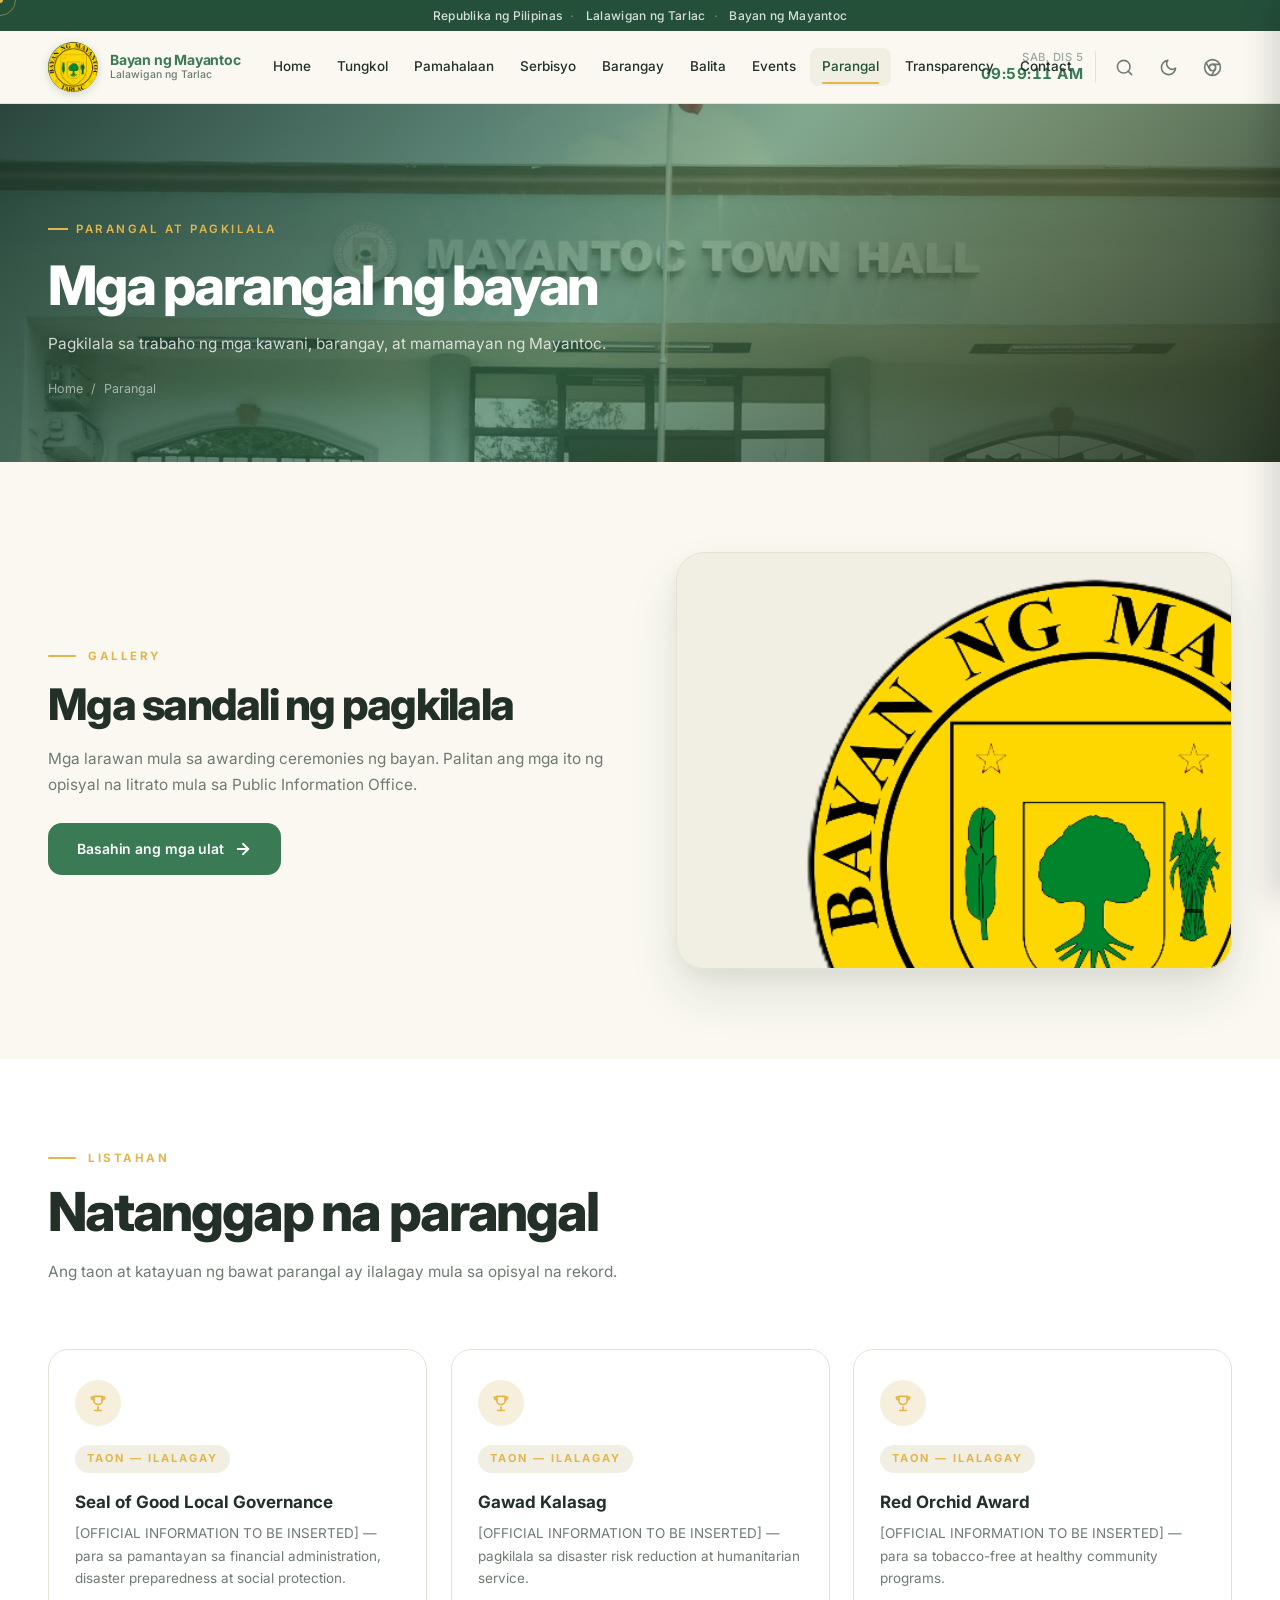
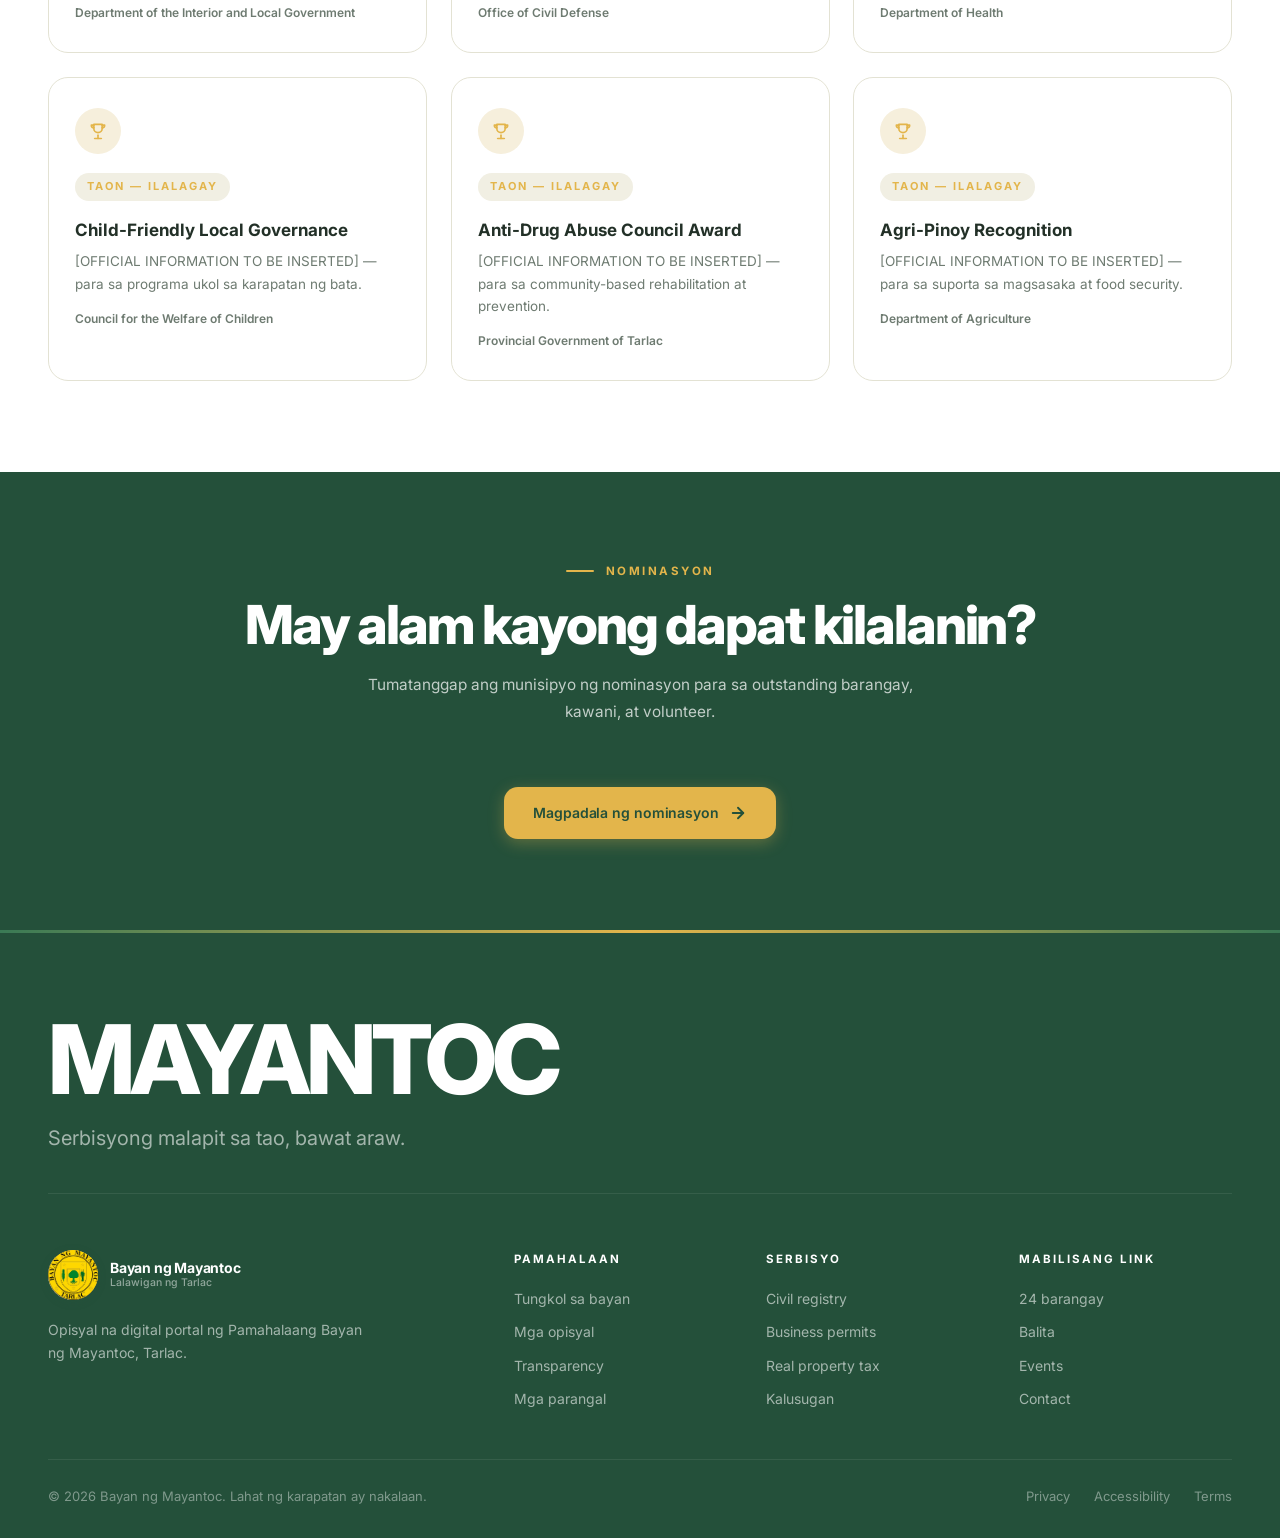
<file: awards.html>
<!DOCTYPE html>
<html lang="tl">
<head>
  <meta charset="UTF-8" />
  <meta name="viewport" content="width=device-width, initial-scale=1.0, viewport-fit=cover" />
  <title>Mga parangal · Bayan ng Mayantoc, Tarlac</title>
  <meta name="description" content="Mga parangal at pagkilalang natanggap ng Bayan ng Mayantoc, Tarlac." />
  <meta name="theme-color" content="#24503A" />
  <meta property="og:title" content="Mga parangal · Bayan ng Mayantoc" />
  <meta property="og:description" content="Mga parangal at pagkilalang natanggap ng Bayan ng Mayantoc, Tarlac." />
  <meta property="og:type" content="website" />
  <link rel="icon" href="assets/mayantoc.jpg" />
  <link rel="preconnect" href="https://fonts.googleapis.com" />
  <link rel="preconnect" href="https://fonts.gstatic.com" crossorigin />
  <link href="https://fonts.googleapis.com/css2?family=Inter:opsz,wght@14..32,300;14..32,400;14..32,500;14..32,600;14..32,700;14..32,800;14..32,900&display=swap" rel="stylesheet" />
  <link rel="stylesheet" href="assets/style.css?v=2" />
  <link rel="manifest" href="manifest.webmanifest" />
  <link rel="apple-touch-icon" href="assets/icons/icon-192.png" />
  <meta name="mobile-web-app-capable" content="yes" />
  <meta name="apple-mobile-web-app-capable" content="yes" />
  <meta name="apple-mobile-web-app-title" content="Mayantoc" />
  <meta name="apple-mobile-web-app-status-bar-style" content="black-translucent" />
</head>
<body data-page="awards.html">
  <a href="#main" class="skip-link">Skip to content</a>

  <div class="loader" id="loader" aria-hidden="true">
    <div class="loader__seal"><img class="js-logo" src="assets/mayantoc.jpg" alt="" /></div>
    <div class="loader__text">Mayantoc</div>
    <div class="loader__sub">Lalawigan ng Tarlac</div>
    <div class="loader__bar"><span></span></div>
  </div>

  <div class="scroll-progress" id="scrollProgress" aria-hidden="true"></div>
  <div class="cursor-dot" id="cursorDot" aria-hidden="true"></div>
  <div class="cursor-ring" id="cursorRing" aria-hidden="true"></div>

  <div class="top-bar">
    <div class="container">
      <span>Republika ng Pilipinas</span><span class="sep">·</span>
      <span>Lalawigan ng Tarlac</span><span class="sep">·</span>
      <span>Bayan ng Mayantoc</span>
    </div>
  </div>

  <header class="header" id="header">
    <div class="container header__inner">
      <a href="index.html" class="brand" aria-label="Bayan ng Mayantoc — Home">
        <div class="brand__seal" aria-hidden="true"><img class="js-logo" src="assets/mayantoc.jpg" alt="" /></div>
        <div class="brand__text">
          <span class="brand__name">Bayan ng Mayantoc</span>
          <span class="brand__sub">Lalawigan ng Tarlac</span>
        </div>
      </a>

      <nav class="nav" aria-label="Pangunahing nabigasyon">
        <a href="index.html" class="nav__link">Home</a>
        <a href="about.html" class="nav__link">Tungkol</a>
        <a href="government.html" class="nav__link">Pamahalaan</a>
        <a href="services.html" class="nav__link">Serbisyo</a>
        <a href="barangays.html" class="nav__link">Barangay</a>
        <a href="news.html" class="nav__link">Balita</a>
        <a href="events.html" class="nav__link">Events</a>
        <a href="awards.html" class="nav__link active">Parangal</a>
        <a href="transparency.html" class="nav__link">Transparency</a>
        <a href="contact.html" class="nav__link">Contact</a>
      </nav>
      <div class="header__actions">
      <!-- LIVE CLOCK -->
      <div class="header__clock" id="live-clock" aria-live="off">
        <span class="header__clock-date">--</span>
        <span class="header__clock-time">--:--</span>
      </div>
      
        <button class="icon-btn" aria-label="Buksan ang search" id="searchToggle">
          <svg viewBox="0 0 24 24" fill="none" stroke="currentColor" stroke-linecap="round" stroke-linejoin="round"><circle cx="11" cy="11" r="8"/><line x1="21" y1="21" x2="16.65" y2="16.65"/></svg>
        </button>
        <button class="icon-btn" aria-label="Ilipat sa dark mode" id="themeToggle">
          <svg id="themeIcon" viewBox="0 0 24 24" fill="none" stroke="currentColor" stroke-linecap="round" stroke-linejoin="round"><path d="M21 12.79A9 9 0 1 1 11.21 3 7 7 0 0 0 21 12.79z"/></svg>
        </button>
        <button class="icon-btn" aria-label="Accessibility options" id="a11yToggle" aria-expanded="false">
          <svg viewBox="0 0 24 24" fill="none" stroke="currentColor" stroke-linecap="round" stroke-linejoin="round"><circle cx="12" cy="12" r="10"/><circle cx="12" cy="12" r="4"/><line x1="21.17" y1="8" x2="12" y2="8"/><line x1="3.95" y1="6.06" x2="8.54" y2="14"/><line x1="10.88" y1="21.94" x2="15.46" y2="14"/></svg>
        </button>
        <button class="hamburger" id="hamburger" aria-label="Buksan ang menu" aria-expanded="false">
          <span></span><span></span><span></span>
        </button>
      </div>
    </div>
  </header>

  <div class="a11y-panel" id="a11yPanel" role="dialog" aria-label="Accessibility settings">
    <div class="a11y-panel__title">Accessibility</div>
    <div class="a11y-group">
      <div class="a11y-group__label">Laki ng teksto</div>
      <div class="a11y-buttons">
        <button class="a11y-btn" data-font="0.9">A−</button>
        <button class="a11y-btn active" data-font="1">A</button>
        <button class="a11y-btn" data-font="1.15">A+</button>
      </div>
    </div>
    <div class="a11y-group">
      <div class="a11y-group__label">Contrast</div>
      <div class="a11y-buttons">
        <button class="a11y-btn active" data-contrast="normal">Normal</button>
        <button class="a11y-btn" data-contrast="high">Mataas</button>
      </div>
    </div>
    <div class="a11y-group">
      <div class="a11y-group__label">Galaw</div>
      <div class="a11y-buttons">
        <button class="a11y-btn active" data-motion="normal">Normal</button>
        <button class="a11y-btn" data-motion="reduced">Bawas</button>
      </div>
    </div>
    <button class="a11y-reset" id="a11yReset">I-reset ang settings</button>
  </div>

  <div class="drawer-overlay" id="drawerOverlay" aria-hidden="true"></div>
  <aside class="drawer" id="drawer" role="dialog" aria-modal="true" aria-label="Mobile navigation">
    <div class="drawer__header">
      <div class="brand">
        <div class="brand__seal" aria-hidden="true"><img class="js-logo" src="assets/mayantoc.jpg" alt="" /></div>
        <div class="brand__text">
          <span class="brand__name">Mayantoc</span>
          <span class="brand__sub">Lalawigan ng Tarlac</span>
        </div>
      </div>
      <button class="drawer__close" id="drawerClose" aria-label="Isara ang menu">
        <svg width="18" height="18" viewBox="0 0 24 24" fill="none" stroke="currentColor" stroke-width="2" stroke-linecap="round"><line x1="18" y1="6" x2="6" y2="18"/><line x1="6" y1="6" x2="18" y2="18"/></svg>
      </button>
    </div>
    <nav class="drawer__nav" aria-label="Mobile navigation links">
      <a href="index.html" class="drawer__link">Home</a>
      <a href="about.html" class="drawer__link">Tungkol</a>
      <a href="government.html" class="drawer__link">Pamahalaan</a>
      <a href="services.html" class="drawer__link">Serbisyo</a>
      <a href="barangays.html" class="drawer__link">Barangay</a>
      <a href="news.html" class="drawer__link">Balita</a>
      <a href="events.html" class="drawer__link">Events</a>
      <a href="awards.html" class="drawer__link active">Parangal</a>
      <a href="transparency.html" class="drawer__link">Transparency</a>
      <a href="contact.html" class="drawer__link">Contact</a>
    </nav>
  </aside>

  <div class="search-overlay" id="searchOverlay" role="dialog" aria-modal="true" aria-label="Site search" style="position:fixed;inset:0;background:rgba(24,54,40,0.68);backdrop-filter:blur(8px);z-index:3000;opacity:0;visibility:hidden;transition:opacity .3s,visibility .3s;padding:80px 20px 20px;overflow-y:auto;">
    <div style="max-width:680px;margin:0 auto;background:var(--white);border-radius:var(--radius-lg);box-shadow:var(--shadow-xl);overflow:hidden;">
      <div style="position:relative;border-bottom:1px solid var(--border);">
        <svg style="position:absolute;left:22px;top:50%;transform:translateY(-50%);width:20px;height:20px;color:var(--muted);" viewBox="0 0 24 24" fill="none" stroke="currentColor" stroke-width="2" stroke-linecap="round" stroke-linejoin="round"><circle cx="11" cy="11" r="8"/><line x1="21" y1="21" x2="16.65" y2="16.65"/></svg>
        <input type="text" id="siteSearchInput" placeholder="Maghanap ng serbisyo, barangay, dokumento…" aria-label="Search site" autocomplete="off" style="width:100%;padding:22px 60px 22px 58px;border:none;background:transparent;font-family:inherit;font-size:17px;color:var(--ink);outline:none;" />
        <button id="searchClose" aria-label="Isara ang search" style="position:absolute;right:16px;top:50%;transform:translateY(-50%);width:36px;height:36px;border-radius:50%;display:flex;align-items:center;justify-content:center;color:var(--muted);">
          <svg width="18" height="18" viewBox="0 0 24 24" fill="none" stroke="currentColor" stroke-width="2" stroke-linecap="round"><line x1="18" y1="6" x2="6" y2="18"/><line x1="6" y1="6" x2="18" y2="18"/></svg>
        </button>
      </div>
      <div id="searchResults" style="max-height:440px;overflow-y:auto;"></div>
    </div>
  </div>

  <main id="main">

    <section class="page-header">
      <div class="container">
        <div class="page-header__eyebrow">Parangal at pagkilala</div>
        <h1>Mga parangal ng bayan</h1>
        <p>Pagkilala sa trabaho ng mga kawani, barangay, at mamamayan ng Mayantoc.</p>
        <div class="page-header__crumbs"><a href="index.html">Home</a> <span>/</span> <span>Parangal</span></div>
      </div>
    </section>

    <section class="section">
      <div class="container">
        <div class="award-highlight">
          <div class="reveal">
            <div class="section__label">Gallery</div>
            <h2 class="section__title" style="font-size:clamp(1.8rem,3.4vw,2.8rem);">Mga sandali ng pagkilala</h2>
            <p class="section__sub" style="margin-bottom:24px;">
              Mga larawan mula sa awarding ceremonies ng bayan. Palitan ang mga ito ng opisyal na litrato
              mula sa Public Information Office.
            </p>
            <a href="transparency.html" class="btn btn--dark">Basahin ang mga ulat
              <svg width="18" height="18" viewBox="0 0 24 24" fill="none" stroke="currentColor" stroke-width="2.5" stroke-linecap="round" stroke-linejoin="round"><line x1="5" y1="12" x2="19" y2="12"/><polyline points="12 5 19 12 12 19"/></svg>
            </a>
          </div>
          <div class="reveal">
            <div class="carousel carousel--light" id="awardCarousel" role="region" aria-label="Awarding gallery" tabindex="0" style="aspect-ratio:4/3;">
              <div class="carousel__track"></div>
              <button class="carousel__btn carousel__btn--prev" aria-label="Nakaraang larawan">
                <svg width="18" height="18" viewBox="0 0 24 24" fill="none" stroke="currentColor" stroke-width="2.5" stroke-linecap="round" stroke-linejoin="round"><polyline points="15 18 9 12 15 6"/></svg>
              </button>
              <button class="carousel__btn carousel__btn--next" aria-label="Susunod na larawan">
                <svg width="18" height="18" viewBox="0 0 24 24" fill="none" stroke="currentColor" stroke-width="2.5" stroke-linecap="round" stroke-linejoin="round"><polyline points="9 18 15 12 9 6"/></svg>
              </button>
              <div class="carousel__counter">01 / 03</div>
              <div class="carousel__dots" role="tablist" aria-label="Mga slide"></div>
            </div>
          </div>
        </div>
      </div>
    </section>

    <section class="section section--alt">
      <div class="container">
        <div class="section__header reveal">
          <div class="section__label">Listahan</div>
          <h2 class="section__title">Natanggap na parangal</h2>
          <p class="section__sub">Ang taon at katayuan ng bawat parangal ay ilalagay mula sa opisyal na rekord.</p>
        </div>
        <div class="award-grid" id="awardGrid"></div>
      </div>
    </section>

    <section class="section section--dark">
      <div class="container">
        <div class="section__header section__header--center reveal">
          <div class="section__label">Nominasyon</div>
          <h2 class="section__title">May alam kayong dapat kilalanin?</h2>
          <p class="section__sub">Tumatanggap ang munisipyo ng nominasyon para sa outstanding barangay, kawani, at volunteer.</p>
        </div>
        <div style="text-align:center;" class="reveal">
          <a href="contact.html" class="btn btn--primary">Magpadala ng nominasyon
            <svg width="18" height="18" viewBox="0 0 24 24" fill="none" stroke="currentColor" stroke-width="2.5" stroke-linecap="round" stroke-linejoin="round"><line x1="5" y1="12" x2="19" y2="12"/><polyline points="12 5 19 12 12 19"/></svg>
          </a>
        </div>
      </div>
    </section>

  </main>

  <footer class="footer" role="contentinfo">
    <div class="container">
      <div class="footer__hero">
        <div class="footer__hero-title">MAYANTOC</div>
        <div class="footer__hero-sub">Serbisyong malapit sa tao, bawat araw.</div>
      </div>

      <div class="footer__grid">
        <div>
          <div class="footer__brand">
            <div class="brand__seal" aria-hidden="true"><img class="js-logo" src="assets/mayantoc.jpg" alt="" /></div>
            <div class="brand__text">
              <span class="brand__name">Bayan ng Mayantoc</span>
              <span class="brand__sub">Lalawigan ng Tarlac</span>
            </div>
          </div>
          <p class="footer__desc">Opisyal na digital portal ng Pamahalaang Bayan ng Mayantoc, Tarlac.</p>
        </div>
        <div>
          <h3 class="footer__title">Pamahalaan</h3>
          <div class="footer__links">
            <a href="about.html">Tungkol sa bayan</a>
            <a href="government.html">Mga opisyal</a>
            <a href="transparency.html">Transparency</a>
            <a href="awards.html">Mga parangal</a>
          </div>
        </div>
        <div>
          <h3 class="footer__title">Serbisyo</h3>
          <div class="footer__links">
            <a href="services.html">Civil registry</a>
            <a href="services.html">Business permits</a>
            <a href="services.html">Real property tax</a>
            <a href="services.html">Kalusugan</a>
          </div>
        </div>
        <div>
          <h3 class="footer__title">Mabilisang link</h3>
          <div class="footer__links">
            <a href="barangays.html">24 barangay</a>
            <a href="news.html">Balita</a>
            <a href="events.html">Events</a>
            <a href="contact.html">Contact</a>
          </div>
        </div>
      </div>

      <div class="footer__bottom">
        <span>© 2026 Bayan ng Mayantoc. Lahat ng karapatan ay nakalaan.</span>
        <div class="footer__bottom-links">
          <a href="contact.html">Privacy</a>
          <a href="contact.html">Accessibility</a>
          <a href="contact.html">Terms</a>
        </div>
      </div>
    </div>
  </footer>

  <button class="back-to-top" id="backToTop" aria-label="Balik sa itaas">
    <svg viewBox="0 0 24 24" fill="none" stroke="currentColor" stroke-width="2.5" stroke-linecap="round" stroke-linejoin="round"><line x1="12" y1="19" x2="12" y2="5"/><polyline points="5 12 12 5 19 12"/></svg>
  </button>

  <script src="assets/data.js?v=2"></script>
  <script src="assets/app.js?v=2"></script>

  <script>

  (function () {
    const D = MAY.DATA, I = MAY.ICONS, $ = MAY.$;
    MAY.carousel({ root: '#awardCarousel', slides: D.awardsGallery, interval: 5200 });

    $('#awardGrid').innerHTML = D.awards.map(a => `
      <article class="award-card reveal">
        <div class="award-card__ribbon"><svg width="20" height="20" viewBox="0 0 24 24" fill="none" stroke="currentColor" stroke-width="2" stroke-linecap="round" stroke-linejoin="round">${I.trophy}</svg></div>
        <div class="award-card__year">${a.year}</div>
        <h3 class="award-card__title">${a.title}</h3>
        <p class="award-card__body">${a.body}</p>
        <div class="award-card__from">${a.from}</div>
      </article>`).join('');

    MAY.observeReveals();
  })();

  </script>
  <script>
    if ('serviceWorker' in navigator) {
      window.addEventListener('load', function () {
        navigator.serviceWorker.register('sw.js').catch(function (e) { console.warn('SW failed', e); });
      });
    }
  </script>
</body>
</html>
</file>
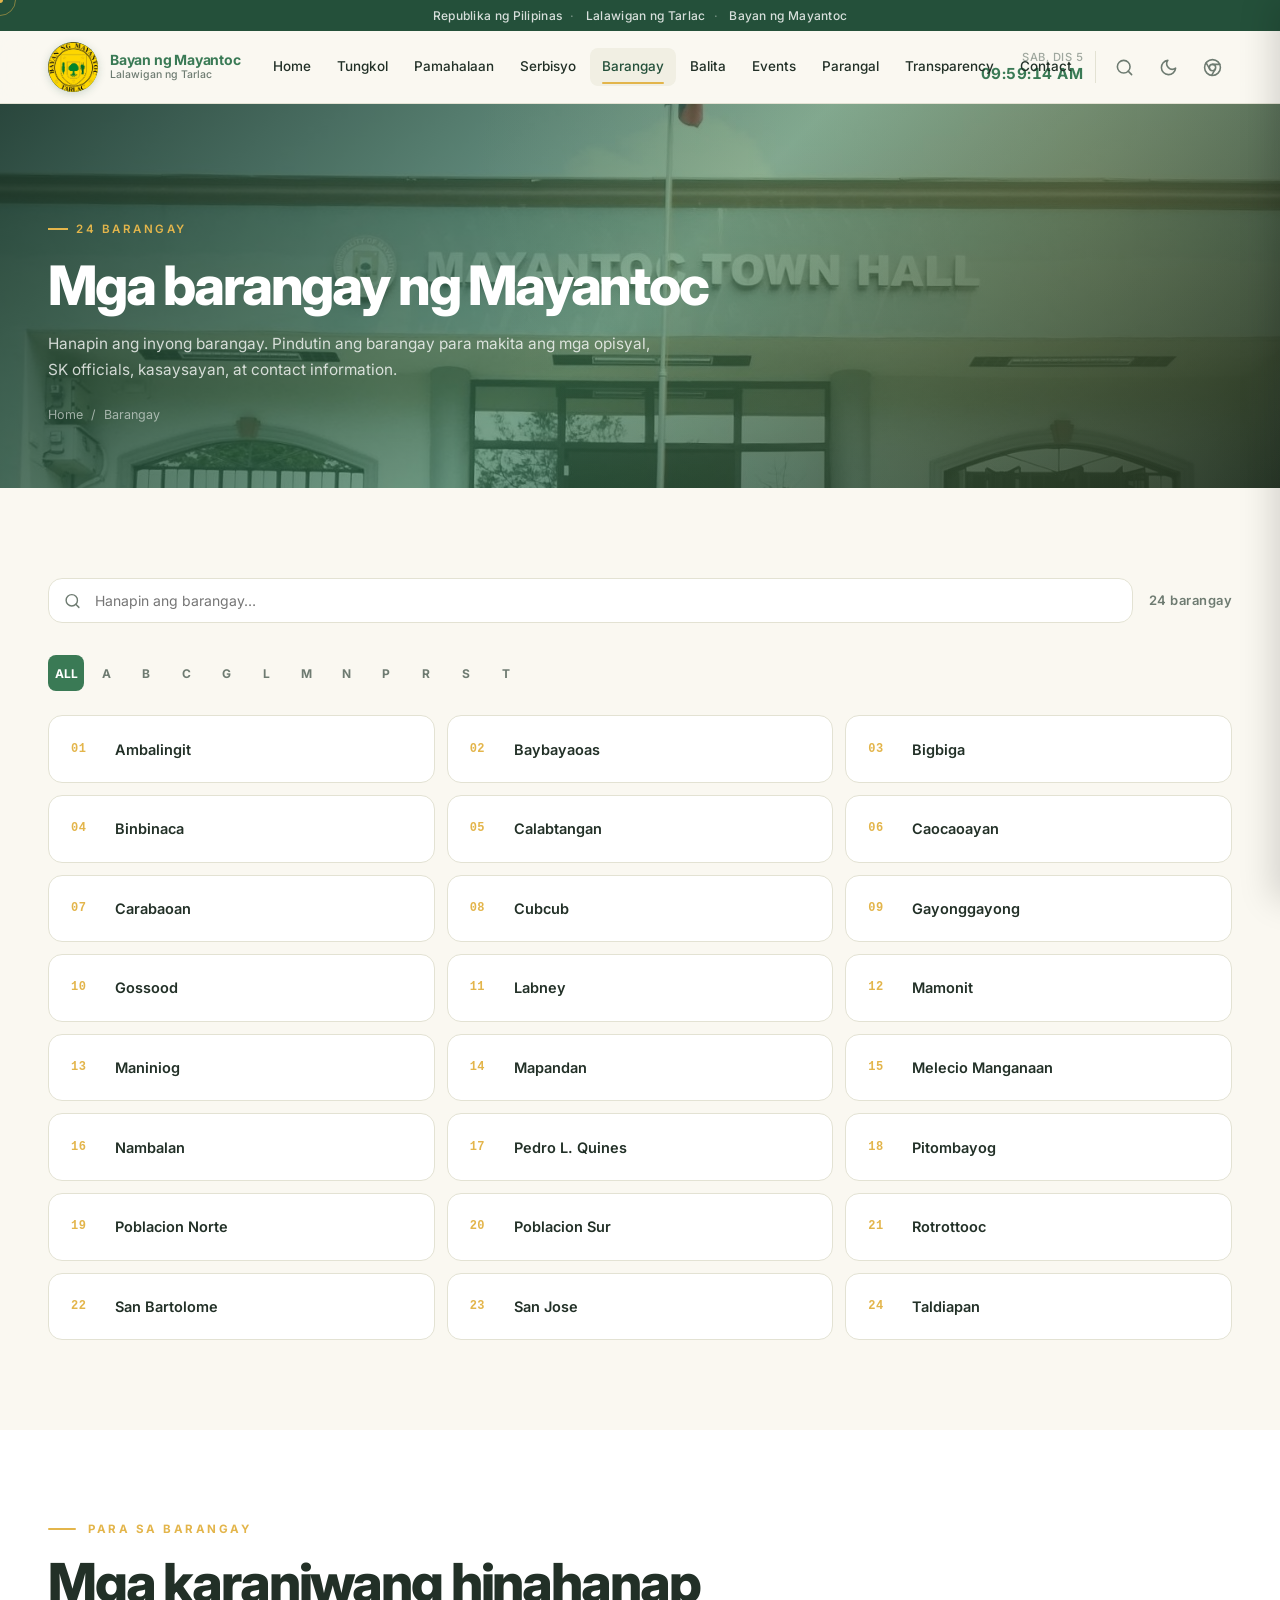
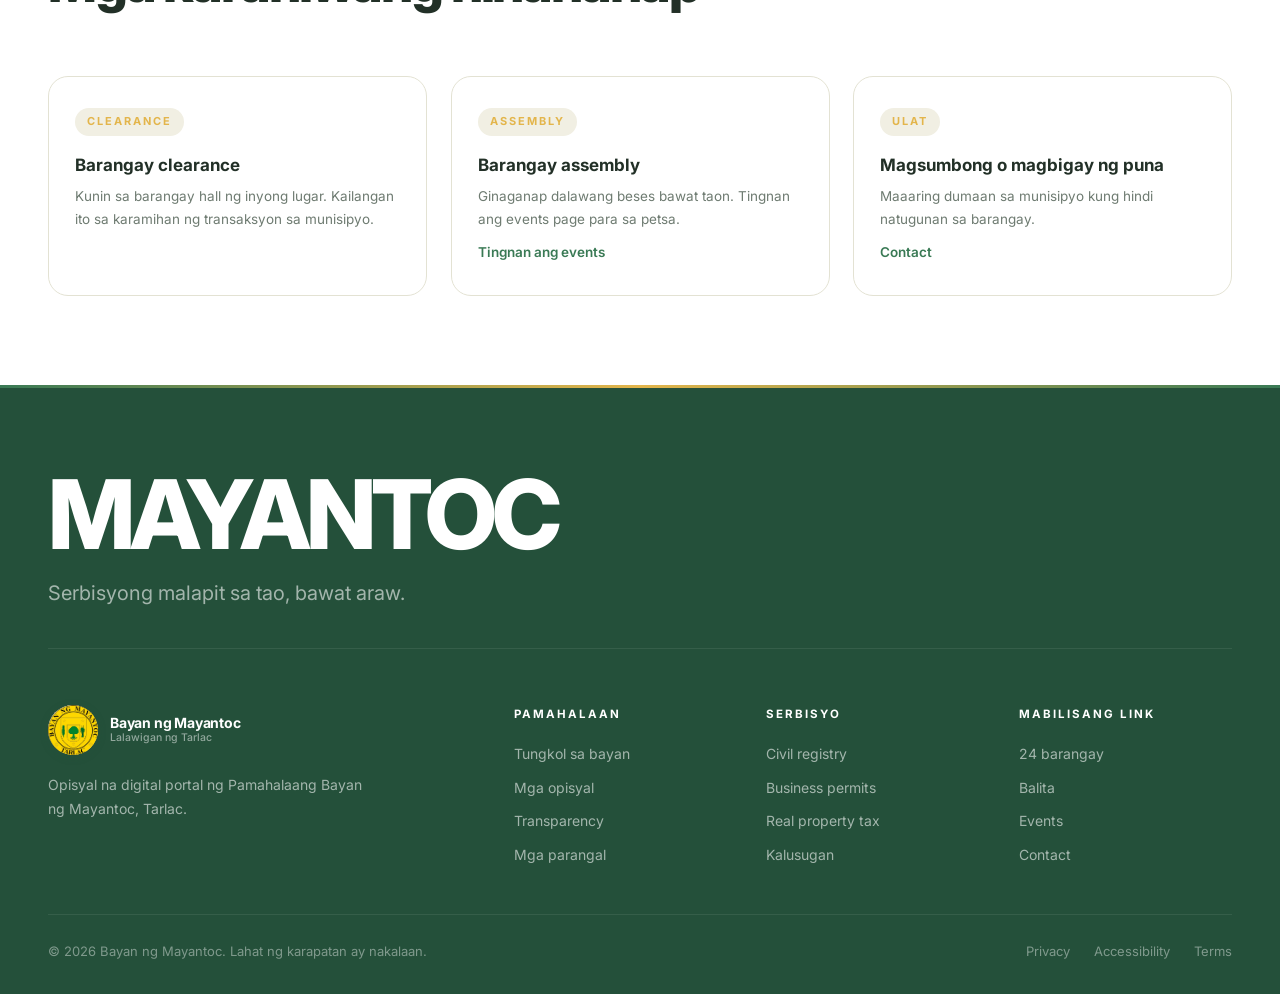
<file: barangays.html>
<!DOCTYPE html>
<html lang="tl">
<head>
  <meta charset="UTF-8" />
  <meta name="viewport" content="width=device-width, initial-scale=1.0, viewport-fit=cover" />
  <title>Mga barangay · Bayan ng Mayantoc, Tarlac</title>
  <meta name="description" content="Direktoryo ng 24 barangay ng Bayan ng Mayantoc, Tarlac." />
  <meta name="theme-color" content="#24503A" />
  <meta property="og:title" content="Mga barangay · Bayan ng Mayantoc" />
  <meta property="og:description" content="Direktoryo ng 24 barangay ng Bayan ng Mayantoc, Tarlac." />
  <meta property="og:type" content="website" />
  <link rel="icon" href="assets/mayantoc.jpg" />
  <link rel="preconnect" href="https://fonts.googleapis.com" />
  <link rel="preconnect" href="https://fonts.gstatic.com" crossorigin />
  <link href="https://fonts.googleapis.com/css2?family=Inter:opsz,wght@14..32,300;14..32,400;14..32,500;14..32,600;14..32,700;14..32,800;14..32,900&display=swap" rel="stylesheet" />
  <link rel="stylesheet" href="assets/style.css?v=2" />
  <style id="brgy-modal-css">
/* ==================================================================
   BARANGAY MODAL
   ================================================================== */
.brgy-modal {
  position: fixed; inset: 0; z-index: 2500;
  display: flex; align-items: center; justify-content: center;
  padding: clamp(10px, 3vw, 32px);
  background: rgba(24,54,40,0.62);
  backdrop-filter: blur(8px); -webkit-backdrop-filter: blur(8px);
  opacity: 0; visibility: hidden;
  transition: opacity 0.3s var(--ease), visibility 0.3s var(--ease);
}
.brgy-modal.open { opacity: 1; visibility: visible; }

.brgy-modal__dialog {
  position: relative; width: min(980px, 100%);
  max-height: min(92vh, 920px);
  display: flex; flex-direction: column;
  background: var(--off-white);
  border: 1px solid var(--border);
  border-radius: var(--radius-xl);
  box-shadow: var(--shadow-xl);
  overflow: hidden;
  transform: translateY(24px) scale(0.98);
  transition: transform 0.4s var(--ease);
}
.brgy-modal.open .brgy-modal__dialog { transform: translateY(0) scale(1); }

.brgy-modal__close {
  position: absolute; top: 16px; right: 16px; z-index: 10;
  width: 40px; height: 40px; border-radius: 50%;
  display: flex; align-items: center; justify-content: center;
  background: rgba(255,255,255,0.92); color: var(--deep-green);
  box-shadow: var(--shadow-md);
  transition: transform 0.3s var(--ease), background 0.2s;
}
.brgy-modal__close:hover { background: var(--gold-light); transform: rotate(90deg); }
[data-theme="dark"] .brgy-modal__close { background: rgba(22,40,31,0.92); color: var(--ink); }
[data-theme="dark"] .brgy-modal__close:hover { background: var(--forest); }

.brgy-modal__scroll { flex: 1; overflow-y: auto; overscroll-behavior: contain; }

.brgy-modal__hero {
  position: relative; aspect-ratio: 21 / 8; min-height: 230px;
  background: var(--deep-green); overflow: hidden;
}
.brgy-modal__hero > img { width: 100%; height: 100%; object-fit: cover; }
.brgy-modal__hero-placeholder {
  position: absolute; inset: 0; display: flex; align-items: center; justify-content: center;
  padding-bottom: 60px; text-align: center;
  font-size: 13px; font-weight: 600; letter-spacing: 1px; text-transform: uppercase;
  color: rgba(255,255,255,0.5);
  background: linear-gradient(135deg, var(--deep-green) 0%, var(--forest) 100%);
}
.brgy-modal__hero-overlay {
  position: absolute; inset: 0;
  background: linear-gradient(to top, rgba(18,38,28,0.9) 0%, rgba(18,38,28,0.35) 55%, transparent 100%);
}
.brgy-modal__hero-content {
  position: absolute; left: 0; right: 0; bottom: 0; z-index: 2;
  display: flex; align-items: flex-end; gap: 18px;
  padding: clamp(18px, 3vw, 30px); color: #fff;
}
.brgy-modal__logo {
  width: clamp(68px, 9vw, 96px); height: clamp(68px, 9vw, 96px);
  border-radius: 50%; flex-shrink: 0; overflow: hidden;
  display: flex; align-items: center; justify-content: center;
  background: var(--white); border: 3px solid var(--gold);
  box-shadow: 0 8px 24px rgba(0,0,0,0.28);
}
.brgy-modal__logo img { width: 100%; height: 100%; object-fit: contain; padding: 6px; }
.brgy-modal__logo span { font-size: 26px; font-weight: 800; color: var(--deep-green); }
.brgy-modal__eyebrow {
  font-size: 11px; font-weight: 700; letter-spacing: 2.5px; text-transform: uppercase;
  color: var(--gold); margin-bottom: 4px;
}
.brgy-modal__title {
  font-size: clamp(1.6rem, 3.6vw, 2.6rem); font-weight: 800;
  letter-spacing: -0.04em; line-height: 1.08; color: #fff;
}

.brgy-modal__content { padding: clamp(22px, 4vw, 40px); }
.brgy-modal__desc { font-size: 15px; color: var(--muted); line-height: 1.75; max-width: 70ch; margin-bottom: 32px; }

.brgy-modal__section { margin-bottom: clamp(28px, 4vw, 40px); }
.brgy-modal__section:last-child { margin-bottom: 0; }
.brgy-modal__section-head { display: flex; align-items: center; gap: 16px; margin-bottom: 20px; }
.brgy-modal__section-head h3 {
  font-size: 12px; font-weight: 700; letter-spacing: 2px; text-transform: uppercase;
  color: var(--forest); white-space: nowrap; display: flex; align-items: center; gap: 10px;
}
.brgy-modal__section-head h3::before { content: ''; width: 22px; height: 2px; background: var(--gold); border-radius: 2px; }
[data-theme="dark"] .brgy-modal__section-head h3 { color: var(--gold); }
.brgy-modal__section-line { flex: 1; height: 1px; background: var(--border); }

.brgy-modal__empty {
  grid-column: 1 / -1; text-align: center; padding: 28px;
  border: 1.5px dashed var(--border); border-radius: var(--radius-md);
  color: var(--muted); font-size: 13.5px;
}

.official-grid { display: grid; grid-template-columns: repeat(auto-fill, minmax(160px, 1fr)); gap: 16px; }
.official-card {
  position: relative; overflow: hidden;
  background: var(--white); border: 1px solid var(--border); border-radius: var(--radius-lg);
  transition: transform 0.35s var(--ease), box-shadow 0.35s var(--ease);
}
.official-card:hover { transform: translateY(-5px); box-shadow: var(--shadow-lg); }
.official-card::after {
  content: ''; position: absolute; bottom: 0; left: 0; right: 0; height: 3px;
  background: linear-gradient(90deg, var(--forest), var(--gold));
  transform: scaleX(0); transform-origin: left; transition: transform 0.4s var(--ease);
}
.official-card:hover::after { transform: scaleX(1); }
.official-card__img {
  aspect-ratio: 1 / 1; overflow: hidden; background: var(--light-gray);
  display: flex; align-items: center; justify-content: center;
}
.official-card__img img { width: 100%; height: 100%; object-fit: cover; transition: transform 0.6s var(--ease); }
.official-card:hover .official-card__img img { transform: scale(1.05); }
.official-card__initials { font-size: 2rem; font-weight: 800; color: var(--muted); letter-spacing: 1px; }
.official-card:hover .official-card__img { background: var(--sun); }
.official-card__body { padding: 14px 14px 18px; text-align: center; }
.official-card__name {
  font-size: 13.5px; font-weight: 700; color: var(--ink);
  line-height: 1.35; letter-spacing: -0.01em; margin-bottom: 5px;
  overflow-wrap: anywhere;
}
.official-card__role {
  font-size: 10.5px; font-weight: 700; letter-spacing: 1.2px; text-transform: uppercase;
  color: var(--forest);
}
[data-theme="dark"] .official-card__role { color: var(--gold); }

.brgy-contact { display: grid; grid-template-columns: repeat(2, 1fr); gap: 14px; }
.brgy-contact__item {
  display: flex; flex-direction: column; gap: 4px;
  padding: 18px 20px; background: var(--white);
  border: 1px solid var(--border); border-left: 3px solid var(--gold);
  border-radius: var(--radius-md);
}
.brgy-contact__label { font-size: 10.5px; font-weight: 700; letter-spacing: 1.5px; text-transform: uppercase; color: var(--muted); }
.brgy-contact__value { font-size: 14.5px; font-weight: 600; color: var(--ink); line-height: 1.5; overflow-wrap: anywhere; }
.brgy-contact__value a { color: var(--forest); transition: color 0.2s; }
.brgy-contact__value a:hover { color: var(--emerald); text-decoration: underline; }
[data-theme="dark"] .brgy-contact__value a { color: var(--gold); }

.brgy-history {
  padding: clamp(20px, 3vw, 28px); background: var(--white);
  border: 1px solid var(--border); border-left: 3px solid var(--gold);
  border-radius: var(--radius-md);
}
.brgy-history p { font-size: 15px; color: var(--ink); line-height: 1.85; max-width: 75ch; }
.brgy-history p + p { margin-top: 14px; }
.brgy-history--empty p { color: var(--muted); font-size: 13.5px; }

@media (max-width: 640px) {
  .brgy-modal { padding: 0; align-items: flex-end; }
  .brgy-modal__dialog { max-height: 94vh; border-radius: var(--radius-xl) var(--radius-xl) 0 0; width: 100%; }
  .brgy-modal__hero { aspect-ratio: 16 / 10; }
  .official-grid { grid-template-columns: repeat(2, 1fr); gap: 12px; }
  .brgy-contact { grid-template-columns: 1fr; }
  .brgy-modal__section-head h3 { white-space: normal; }
}
  </style>
  <link rel="manifest" href="manifest.webmanifest" />
  <link rel="apple-touch-icon" href="assets/icons/icon-192.png" />
  <meta name="mobile-web-app-capable" content="yes" />
  <meta name="apple-mobile-web-app-capable" content="yes" />
  <meta name="apple-mobile-web-app-title" content="Mayantoc" />
  <meta name="apple-mobile-web-app-status-bar-style" content="black-translucent" />
</head>
<body data-page="barangays.html">
  <a href="#main" class="skip-link">Skip to content</a>

  <div class="loader" id="loader" aria-hidden="true">
    <div class="loader__seal"><img class="js-logo" src="assets/mayantoc.jpg" alt="" /></div>
    <div class="loader__text">Mayantoc</div>
    <div class="loader__sub">Lalawigan ng Tarlac</div>
    <div class="loader__bar"><span></span></div>
  </div>

  <div class="scroll-progress" id="scrollProgress" aria-hidden="true"></div>
  <div class="cursor-dot" id="cursorDot" aria-hidden="true"></div>
  <div class="cursor-ring" id="cursorRing" aria-hidden="true"></div>

  <div class="top-bar">
    <div class="container">
      <span>Republika ng Pilipinas</span><span class="sep">·</span>
      <span>Lalawigan ng Tarlac</span><span class="sep">·</span>
      <span>Bayan ng Mayantoc</span>
    </div>
  </div>

  <header class="header" id="header">
    <div class="container header__inner">
      <a href="index.html" class="brand" aria-label="Bayan ng Mayantoc — Home">
        <div class="brand__seal" aria-hidden="true"><img class="js-logo" src="assets/mayantoc.jpg" alt="" /></div>
        <div class="brand__text">
          <span class="brand__name">Bayan ng Mayantoc</span>
          <span class="brand__sub">Lalawigan ng Tarlac</span>
        </div>
      </a>

      <nav class="nav" aria-label="Pangunahing nabigasyon">
        <a href="index.html" class="nav__link">Home</a>
        <a href="about.html" class="nav__link">Tungkol</a>
        <a href="government.html" class="nav__link">Pamahalaan</a>
        <a href="services.html" class="nav__link">Serbisyo</a>
        <a href="barangays.html" class="nav__link active">Barangay</a>
        <a href="news.html" class="nav__link">Balita</a>
        <a href="events.html" class="nav__link">Events</a>
        <a href="awards.html" class="nav__link">Parangal</a>
        <a href="transparency.html" class="nav__link">Transparency</a>
        <a href="contact.html" class="nav__link">Contact</a>
      </nav>

      <div class="header__actions">
        <div class="header__clock" id="live-clock" aria-live="off">
          <span class="header__clock-date">--</span>
          <span class="header__clock-time">--:--</span>
        </div>

        <button class="icon-btn" aria-label="Buksan ang search" id="searchToggle">
          <svg viewBox="0 0 24 24" fill="none" stroke="currentColor" stroke-linecap="round" stroke-linejoin="round"><circle cx="11" cy="11" r="8"/><line x1="21" y1="21" x2="16.65" y2="16.65"/></svg>
        </button>
        <button class="icon-btn" aria-label="Ilipat sa dark mode" id="themeToggle">
          <svg id="themeIcon" viewBox="0 0 24 24" fill="none" stroke="currentColor" stroke-linecap="round" stroke-linejoin="round"><path d="M21 12.79A9 9 0 1 1 11.21 3 7 7 0 0 0 21 12.79z"/></svg>
        </button>
        <button class="icon-btn" aria-label="Accessibility options" id="a11yToggle" aria-expanded="false">
          <svg viewBox="0 0 24 24" fill="none" stroke="currentColor" stroke-linecap="round" stroke-linejoin="round"><circle cx="12" cy="12" r="10"/><circle cx="12" cy="12" r="4"/><line x1="21.17" y1="8" x2="12" y2="8"/><line x1="3.95" y1="6.06" x2="8.54" y2="14"/><line x1="10.88" y1="21.94" x2="15.46" y2="14"/></svg>
        </button>
        <button class="hamburger" id="hamburger" aria-label="Buksan ang menu" aria-expanded="false">
          <span></span><span></span><span></span>
        </button>
      </div>
    </div>
  </header>

  <div class="a11y-panel" id="a11yPanel" role="dialog" aria-label="Accessibility settings">
    <div class="a11y-panel__title">Accessibility</div>
    <div class="a11y-group">
      <div class="a11y-group__label">Laki ng teksto</div>
      <div class="a11y-buttons">
        <button class="a11y-btn" data-font="0.9">A−</button>
        <button class="a11y-btn active" data-font="1">A</button>
        <button class="a11y-btn" data-font="1.15">A+</button>
      </div>
    </div>
    <div class="a11y-group">
      <div class="a11y-group__label">Contrast</div>
      <div class="a11y-buttons">
        <button class="a11y-btn active" data-contrast="normal">Normal</button>
        <button class="a11y-btn" data-contrast="high">Mataas</button>
      </div>
    </div>
    <div class="a11y-group">
      <div class="a11y-group__label">Galaw</div>
      <div class="a11y-buttons">
        <button class="a11y-btn active" data-motion="normal">Normal</button>
        <button class="a11y-btn" data-motion="reduced">Bawas</button>
      </div>
    </div>
    <button class="a11y-reset" id="a11yReset">I-reset ang settings</button>
  </div>

  <div class="drawer-overlay" id="drawerOverlay" aria-hidden="true"></div>
  <aside class="drawer" id="drawer" role="dialog" aria-modal="true" aria-label="Mobile navigation">
    <div class="drawer__header">
      <div class="brand">
        <div class="brand__seal" aria-hidden="true"><img class="js-logo" src="assets/mayantoc.jpg" alt="" /></div>
        <div class="brand__text">
          <span class="brand__name">Mayantoc</span>
          <span class="brand__sub">Lalawigan ng Tarlac</span>
        </div>
      </div>
      <button class="drawer__close" id="drawerClose" aria-label="Isara ang menu">
        <svg width="18" height="18" viewBox="0 0 24 24" fill="none" stroke="currentColor" stroke-width="2" stroke-linecap="round"><line x1="18" y1="6" x2="6" y2="18"/><line x1="6" y1="6" x2="18" y2="18"/></svg>
      </button>
    </div>
    <nav class="drawer__nav" aria-label="Mobile navigation links">
      <a href="index.html" class="drawer__link">Home</a>
      <a href="about.html" class="drawer__link">Tungkol</a>
      <a href="government.html" class="drawer__link">Pamahalaan</a>
      <a href="services.html" class="drawer__link">Serbisyo</a>
      <a href="barangays.html" class="drawer__link active">Barangay</a>
      <a href="news.html" class="drawer__link">Balita</a>
      <a href="events.html" class="drawer__link">Events</a>
      <a href="awards.html" class="drawer__link">Parangal</a>
      <a href="transparency.html" class="drawer__link">Transparency</a>
      <a href="contact.html" class="drawer__link">Contact</a>
    </nav>
  </aside>

  <div class="search-overlay" id="searchOverlay" role="dialog" aria-modal="true" aria-label="Site search" style="position:fixed;inset:0;background:rgba(24,54,40,0.68);backdrop-filter:blur(8px);z-index:3000;opacity:0;visibility:hidden;transition:opacity .3s,visibility .3s;padding:80px 20px 20px;overflow-y:auto;">
    <div style="max-width:680px;margin:0 auto;background:var(--white);border-radius:var(--radius-lg);box-shadow:var(--shadow-xl);overflow:hidden;">
      <div style="position:relative;border-bottom:1px solid var(--border);">
        <svg style="position:absolute;left:22px;top:50%;transform:translateY(-50%);width:20px;height:20px;color:var(--muted);" viewBox="0 0 24 24" fill="none" stroke="currentColor" stroke-width="2" stroke-linecap="round" stroke-linejoin="round"><circle cx="11" cy="11" r="8"/><line x1="21" y1="21" x2="16.65" y2="16.65"/></svg>
        <input type="text" id="siteSearchInput" placeholder="Maghanap ng serbisyo, barangay, dokumento…" aria-label="Search site" autocomplete="off" style="width:100%;padding:22px 60px 22px 58px;border:none;background:transparent;font-family:inherit;font-size:17px;color:var(--ink);outline:none;" />
        <button id="searchClose" aria-label="Isara ang search" style="position:absolute;right:16px;top:50%;transform:translateY(-50%);width:36px;height:36px;border-radius:50%;display:flex;align-items:center;justify-content:center;color:var(--muted);">
          <svg width="18" height="18" viewBox="0 0 24 24" fill="none" stroke="currentColor" stroke-width="2" stroke-linecap="round"><line x1="18" y1="6" x2="6" y2="18"/><line x1="6" y1="6" x2="18" y2="18"/></svg>
        </button>
      </div>
      <div id="searchResults" style="max-height:440px;overflow-y:auto;"></div>
    </div>
  </div>

  <main id="main">

    <section class="page-header">
      <div class="container">
        <div class="page-header__eyebrow">24 barangay</div>
        <h1>Mga barangay ng Mayantoc</h1>
        <p>Hanapin ang inyong barangay. Pindutin ang barangay para makita ang mga opisyal, SK officials, kasaysayan, at contact information.</p>
        <div class="page-header__crumbs"><a href="index.html">Home</a> <span>/</span> <span>Barangay</span></div>
      </div>
    </section>

    <section class="section">
      <div class="container">
        <div class="brgy-toolbar reveal">
          <div class="brgy-search">
            <svg viewBox="0 0 24 24" fill="none" stroke="currentColor" stroke-width="2" stroke-linecap="round" stroke-linejoin="round"><circle cx="11" cy="11" r="8"/><line x1="21" y1="21" x2="16.65" y2="16.65"/></svg>
            <input type="text" id="brgySearch" placeholder="Hanapin ang barangay…" aria-label="Hanapin ang barangay" autocomplete="off" />
          </div>
          <div class="brgy-count" id="brgyCount">24 barangay</div>
        </div>
        <div class="brgy-alpha" id="brgyAlpha"></div>
        <div class="brgy-list" id="brgyList"></div>
      </div>
    </section>

    <section class="section section--alt">
      <div class="container">
        <div class="section__header reveal">
          <div class="section__label">Para sa barangay</div>
          <h2 class="section__title">Mga karaniwang hinahanap</h2>
        </div>
        <div class="award-grid">
          <article class="award-card reveal">
            <div class="award-card__year">Clearance</div>
            <h3 class="award-card__title">Barangay clearance</h3>
            <p class="award-card__body">Kunin sa barangay hall ng inyong lugar. Kailangan ito sa karamihan ng transaksyon sa munisipyo.</p>
          </article>
          <article class="award-card reveal">
            <div class="award-card__year">Assembly</div>
            <h3 class="award-card__title">Barangay assembly</h3>
            <p class="award-card__body">Ginaganap dalawang beses bawat taon. Tingnan ang events page para sa petsa.</p>
            <a class="news-featured__link" href="events.html" style="margin-top:12px;display:inline-flex;">Tingnan ang events</a>
          </article>
          <article class="award-card reveal">
            <div class="award-card__year">Ulat</div>
            <h3 class="award-card__title">Magsumbong o magbigay ng puna</h3>
            <p class="award-card__body">Maaaring dumaan sa munisipyo kung hindi natugunan sa barangay.</p>
            <a class="news-featured__link" href="contact.html" style="margin-top:12px;display:inline-flex;">Contact</a>
          </article>
        </div>
      </div>
    </section>

  </main>

  <footer class="footer" role="contentinfo">
    <div class="container">
      <div class="footer__hero">
        <div class="footer__hero-title">MAYANTOC</div>
        <div class="footer__hero-sub">Serbisyong malapit sa tao, bawat araw.</div>
      </div>

      <div class="footer__grid">
        <div>
          <div class="footer__brand">
            <div class="brand__seal" aria-hidden="true"><img class="js-logo" src="assets/mayantoc.jpg" alt="" /></div>
            <div class="brand__text">
              <span class="brand__name">Bayan ng Mayantoc</span>
              <span class="brand__sub">Lalawigan ng Tarlac</span>
            </div>
          </div>
          <p class="footer__desc">Opisyal na digital portal ng Pamahalaang Bayan ng Mayantoc, Tarlac.</p>
        </div>
        <div>
          <h3 class="footer__title">Pamahalaan</h3>
          <div class="footer__links">
            <a href="about.html">Tungkol sa bayan</a>
            <a href="government.html">Mga opisyal</a>
            <a href="transparency.html">Transparency</a>
            <a href="awards.html">Mga parangal</a>
          </div>
        </div>
        <div>
          <h3 class="footer__title">Serbisyo</h3>
          <div class="footer__links">
            <a href="services.html">Civil registry</a>
            <a href="services.html">Business permits</a>
            <a href="services.html">Real property tax</a>
            <a href="services.html">Kalusugan</a>
          </div>
        </div>
        <div>
          <h3 class="footer__title">Mabilisang link</h3>
          <div class="footer__links">
            <a href="barangays.html">24 barangay</a>
            <a href="news.html">Balita</a>
            <a href="events.html">Events</a>
            <a href="contact.html">Contact</a>
          </div>
        </div>
      </div>

      <div class="footer__bottom">
        <span>© 2026 Bayan ng Mayantoc. Lahat ng karapatan ay nakalaan.</span>
        <div class="footer__bottom-links">
          <a href="contact.html">Privacy</a>
          <a href="contact.html">Accessibility</a>
          <a href="contact.html">Terms</a>
        </div>
      </div>
    </div>
  </footer>

  <button class="back-to-top" id="backToTop" aria-label="Balik sa itaas">
    <svg viewBox="0 0 24 24" fill="none" stroke="currentColor" stroke-width="2.5" stroke-linecap="round" stroke-linejoin="round"><line x1="12" y1="19" x2="12" y2="5"/><polyline points="5 12 12 5 19 12"/></svg>
  </button>

  <!-- ============ BARANGAY MODAL ============ -->
  <div class="brgy-modal" id="brgyModal" role="dialog" aria-modal="true" aria-hidden="true" aria-label="Impormasyon ng barangay">
    <div class="brgy-modal__dialog">
      <button class="brgy-modal__close" id="brgyModalClose" aria-label="Isara ang barangay info">
        <svg width="18" height="18" viewBox="0 0 24 24" fill="none" stroke="currentColor" stroke-width="2.4" stroke-linecap="round"><line x1="18" y1="6" x2="6" y2="18"/><line x1="6" y1="6" x2="18" y2="18"/></svg>
      </button>
      <div class="brgy-modal__scroll" id="brgyModalBody"></div>
    </div>
  </div>

  <script src="assets/app.js?v=2"></script>

  <script>
/* ==================================================================
   LIVE CLOCK (Asia/Manila)
   ================================================================== */
(function () {
  const clockEl = document.getElementById('live-clock');
  if (!clockEl) return;
  const dateEl = clockEl.querySelector('.header__clock-date');
  const timeEl = clockEl.querySelector('.header__clock-time');
  const TIMEZONE = 'Asia/Manila';

  function updateClock() {
    const now = new Date();
    const petsa = new Intl.DateTimeFormat('fil-PH', {
      timeZone: TIMEZONE, weekday: 'short', month: 'short', day: 'numeric'
    }).format(now);
    const oras = new Intl.DateTimeFormat('fil-PH', {
      timeZone: TIMEZONE, hour: '2-digit', minute: '2-digit', second: '2-digit', hour12: true
    }).format(now);
    if (dateEl) dateEl.textContent = petsa;
    if (timeEl) timeEl.textContent = oras;
  }
  updateClock();
  setInterval(updateClock, 1000);
})();

/* ==================================================================
   MAYANTOC — BARANGAY DATA + MODAL LOGIC
   ================================================================== */

function makeBrgy(name, opts) {
  return {
    name: name,
    image: opts.image || "",
    logo: opts.logo || "",
    description: opts.description || "",
    history: opts.history || "",
    officials: (opts.officials || []).map(function (row) {
      return { position: row[0] || "", img: row[1] || "", name: row[2] || "" };
    }),
    skOfficials: (opts.sk || []).map(function (row) {
      return { position: row[0] || "", img: row[1] || "", name: row[2] || "" };
    }),
    contact: opts.contact || { address: "", phone: "", email: "", hours: "" }
  };
}

window.MAY = window.MAY || {};
window.MAY.DATA = window.MAY.DATA || {};

window.MAY.DATA.barangays = [
  makeBrgy("Ambalingit", {
    image: "assets/icon1.jpg", logo: "assets/icon1.jpg", description: "", history: "",
    officials: [
      ["Punong Barangay","assets/icon1.jpg",""],["Barangay Kagawad","assets/icon1.jpg",""],
      ["Barangay Kagawad","assets/icon1.jpg",""],["Barangay Kagawad","assets/icon1.jpg",""],
      ["Barangay Kagawad","assets/icon1.jpg",""],["Barangay Kagawad","assets/icon1.jpg",""],
      ["Barangay Kagawad","assets/icon1.jpg",""],["Barangay Kagawad","assets/icon1.jpg",""],
      ["Barangay Secretary","assets/icon1.jpg",""],["Barangay Treasurer","assets/icon1.jpg",""]
    ],
    sk: [
      ["SK Chairperson","assets/icon1.jpg",""],["SK Kagawad","assets/icon1.jpg",""],
      ["SK Kagawad","assets/icon1.jpg",""],["SK Kagawad","assets/icon1.jpg",""],
      ["SK Kagawad","assets/icon1.jpg",""],["SK Kagawad","assets/icon1.jpg",""],
      ["SK Kagawad","assets/icon1.jpg",""],["SK Kagawad","assets/icon1.jpg",""]
    ],
    contact: { address: "", phone: "", email: "", hours: "" }
  }),
  makeBrgy("Baybayaoas", {
    image: "assets/icon1.jpg", logo: "assets/icon1.jpg", description: "", history: "",
    officials: [
      ["Punong Barangay","assets/icon1.jpg",""],["Barangay Kagawad","assets/icon1.jpg",""],
      ["Barangay Kagawad","assets/icon1.jpg",""],["Barangay Kagawad","assets/icon1.jpg",""],
      ["Barangay Kagawad","assets/icon1.jpg",""],["Barangay Kagawad","assets/icon1.jpg",""],
      ["Barangay Kagawad","assets/icon1.jpg",""],["Barangay Kagawad","assets/icon1.jpg",""],
      ["Barangay Secretary","assets/icon1.jpg",""],["Barangay Treasurer","assets/icon1.jpg",""]
    ],
    sk: [
      ["SK Chairperson","assets/icon1.jpg",""],["SK Kagawad","assets/icon1.jpg",""],
      ["SK Kagawad","assets/icon1.jpg",""],["SK Kagawad","assets/icon1.jpg",""],
      ["SK Kagawad","assets/icon1.jpg",""],["SK Kagawad","assets/icon1.jpg",""],
      ["SK Kagawad","assets/icon1.jpg",""],["SK Kagawad","assets/icon1.jpg",""]
    ],
    contact: { address: "", phone: "", email: "", hours: "" }
  }),
  makeBrgy("Bigbiga", {
    image: "assets/icon1.jpg", logo: "assets/icon1.jpg", description: "", history: "",
    officials: [
      ["Punong Barangay","assets/icon1.jpg",""],["Barangay Kagawad","assets/icon1.jpg",""],
      ["Barangay Kagawad","assets/icon1.jpg",""],["Barangay Kagawad","assets/icon1.jpg",""],
      ["Barangay Kagawad","assets/icon1.jpg",""],["Barangay Kagawad","assets/icon1.jpg",""],
      ["Barangay Kagawad","assets/icon1.jpg",""],["Barangay Kagawad","assets/icon1.jpg",""],
      ["Barangay Secretary","assets/icon1.jpg",""],["Barangay Treasurer","assets/icon1.jpg",""]
    ],
    sk: [
      ["SK Chairperson","assets/icon1.jpg",""],["SK Kagawad","assets/icon1.jpg",""],
      ["SK Kagawad","assets/icon1.jpg",""],["SK Kagawad","assets/icon1.jpg",""],
      ["SK Kagawad","assets/icon1.jpg",""],["SK Kagawad","assets/icon1.jpg",""],
      ["SK Kagawad","assets/icon1.jpg",""],["SK Kagawad","assets/icon1.jpg",""]
    ],
    contact: { address: "", phone: "", email: "", hours: "" }
  }),
  makeBrgy("Binbinaca", {
    image: "assets/icon1.jpg", logo: "assets/icon1.jpg", description: "", history: "",
    officials: [
      ["Punong Barangay","assets/icon1.jpg",""],["Barangay Kagawad","assets/icon1.jpg",""],
      ["Barangay Kagawad","assets/icon1.jpg",""],["Barangay Kagawad","assets/icon1.jpg",""],
      ["Barangay Kagawad","assets/icon1.jpg",""],["Barangay Kagawad","assets/icon1.jpg",""],
      ["Barangay Kagawad","assets/icon1.jpg",""],["Barangay Kagawad","assets/icon1.jpg",""],
      ["Barangay Secretary","assets/icon1.jpg",""],["Barangay Treasurer","assets/icon1.jpg",""]
    ],
    sk: [
      ["SK Chairperson","assets/icon1.jpg",""],["SK Kagawad","assets/icon1.jpg",""],
      ["SK Kagawad","assets/icon1.jpg",""],["SK Kagawad","assets/icon1.jpg",""],
      ["SK Kagawad","assets/icon1.jpg",""],["SK Kagawad","assets/icon1.jpg",""],
      ["SK Kagawad","assets/icon1.jpg",""],["SK Kagawad","assets/icon1.jpg",""]
    ],
    contact: { address: "", phone: "", email: "", hours: "" }
  }),
  makeBrgy("Calabtangan", {
    image: "assets/icon1.jpg", logo: "assets/icon1.jpg", description: "", history: "",
    officials: [
      ["Punong Barangay","assets/icon1.jpg",""],["Barangay Kagawad","assets/icon1.jpg",""],
      ["Barangay Kagawad","assets/icon1.jpg",""],["Barangay Kagawad","assets/icon1.jpg",""],
      ["Barangay Kagawad","assets/icon1.jpg",""],["Barangay Kagawad","assets/icon1.jpg",""],
      ["Barangay Kagawad","assets/icon1.jpg",""],["Barangay Kagawad","assets/icon1.jpg",""],
      ["Barangay Secretary","assets/icon1.jpg",""],["Barangay Treasurer","assets/icon1.jpg",""]
    ],
    sk: [
      ["SK Chairperson","assets/icon1.jpg",""],["SK Kagawad","assets/icon1.jpg",""],
      ["SK Kagawad","assets/icon1.jpg",""],["SK Kagawad","assets/icon1.jpg",""],
      ["SK Kagawad","assets/icon1.jpg",""],["SK Kagawad","assets/icon1.jpg",""],
      ["SK Kagawad","assets/icon1.jpg",""],["SK Kagawad","assets/icon1.jpg",""]
    ],
    contact: { address: "", phone: "", email: "", hours: "" }
  }),
  makeBrgy("Caocaoayan", {
    image: "assets/icon1.jpg", logo: "assets/icon1.jpg", description: "", history: "",
    officials: [
      ["Punong Barangay","assets/icon1.jpg",""],["Barangay Kagawad","assets/icon1.jpg",""],
      ["Barangay Kagawad","assets/icon1.jpg",""],["Barangay Kagawad","assets/icon1.jpg",""],
      ["Barangay Kagawad","assets/icon1.jpg",""],["Barangay Kagawad","assets/icon1.jpg",""],
      ["Barangay Kagawad","assets/icon1.jpg",""],["Barangay Kagawad","assets/icon1.jpg",""],
      ["Barangay Secretary","assets/icon1.jpg",""],["Barangay Treasurer","assets/icon1.jpg",""]
    ],
    sk: [
      ["SK Chairperson","assets/icon1.jpg",""],["SK Kagawad","assets/icon1.jpg",""],
      ["SK Kagawad","assets/icon1.jpg",""],["SK Kagawad","assets/icon1.jpg",""],
      ["SK Kagawad","assets/icon1.jpg",""],["SK Kagawad","assets/icon1.jpg",""],
      ["SK Kagawad","assets/icon1.jpg",""],["SK Kagawad","assets/icon1.jpg",""]
    ],
    contact: { address: "", phone: "", email: "", hours: "" }
  }),
  makeBrgy("Carabaoan", {
    image: "assets/icon1.jpg", logo: "assets/icon1.jpg", description: "", history: "",
    officials: [
      ["Punong Barangay","assets/icon1.jpg",""],["Barangay Kagawad","assets/icon1.jpg",""],
      ["Barangay Kagawad","assets/icon1.jpg",""],["Barangay Kagawad","assets/icon1.jpg",""],
      ["Barangay Kagawad","assets/icon1.jpg",""],["Barangay Kagawad","assets/icon1.jpg",""],
      ["Barangay Kagawad","assets/icon1.jpg",""],["Barangay Kagawad","assets/icon1.jpg",""],
      ["Barangay Secretary","assets/icon1.jpg",""],["Barangay Treasurer","assets/icon1.jpg",""]
    ],
    sk: [
      ["SK Chairperson","assets/icon1.jpg",""],["SK Kagawad","assets/icon1.jpg",""],
      ["SK Kagawad","assets/icon1.jpg",""],["SK Kagawad","assets/icon1.jpg",""],
      ["SK Kagawad","assets/icon1.jpg",""],["SK Kagawad","assets/icon1.jpg",""],
      ["SK Kagawad","assets/icon1.jpg",""],["SK Kagawad","assets/icon1.jpg",""]
    ],
    contact: { address: "", phone: "", email: "", hours: "" }
  }),
  makeBrgy("Cubcub", {
    image: "assets/icon1.jpg", logo: "assets/icon1.jpg", description: "", history: "",
    officials: [
      ["Punong Barangay","assets/icon1.jpg",""],["Barangay Kagawad","assets/icon1.jpg",""],
      ["Barangay Kagawad","assets/icon1.jpg",""],["Barangay Kagawad","assets/icon1.jpg",""],
      ["Barangay Kagawad","assets/icon1.jpg",""],["Barangay Kagawad","assets/icon1.jpg",""],
      ["Barangay Kagawad","assets/icon1.jpg",""],["Barangay Kagawad","assets/icon1.jpg",""],
      ["Barangay Secretary","assets/icon1.jpg",""],["Barangay Treasurer","assets/icon1.jpg",""]
    ],
    sk: [
      ["SK Chairperson","assets/icon1.jpg",""],["SK Kagawad","assets/icon1.jpg",""],
      ["SK Kagawad","assets/icon1.jpg",""],["SK Kagawad","assets/icon1.jpg",""],
      ["SK Kagawad","assets/icon1.jpg",""],["SK Kagawad","assets/icon1.jpg",""],
      ["SK Kagawad","assets/icon1.jpg",""],["SK Kagawad","assets/icon1.jpg",""]
    ],
    contact: { address: "", phone: "", email: "", hours: "" }
  }),
  makeBrgy("Gayonggayong", {
    image: "assets/icon1.jpg", logo: "assets/icon1.jpg", description: "", history: "",
    officials: [
      ["Punong Barangay","assets/icon1.jpg",""],["Barangay Kagawad","assets/icon1.jpg",""],
      ["Barangay Kagawad","assets/icon1.jpg",""],["Barangay Kagawad","assets/icon1.jpg",""],
      ["Barangay Kagawad","assets/icon1.jpg",""],["Barangay Kagawad","assets/icon1.jpg",""],
      ["Barangay Kagawad","assets/icon1.jpg",""],["Barangay Kagawad","assets/icon1.jpg",""],
      ["Barangay Secretary","assets/icon1.jpg",""],["Barangay Treasurer","assets/icon1.jpg",""]
    ],
    sk: [
      ["SK Chairperson","assets/icon1.jpg",""],["SK Kagawad","assets/icon1.jpg",""],
      ["SK Kagawad","assets/icon1.jpg",""],["SK Kagawad","assets/icon1.jpg",""],
      ["SK Kagawad","assets/icon1.jpg",""],["SK Kagawad","assets/icon1.jpg",""],
      ["SK Kagawad","assets/icon1.jpg",""],["SK Kagawad","assets/icon1.jpg",""]
    ],
    contact: { address: "", phone: "", email: "", hours: "" }
  }),
  makeBrgy("Gossood", {
    image: "assets/icon1.jpg", logo: "assets/icon1.jpg", description: "", history: "",
    officials: [
      ["Punong Barangay","assets/icon1.jpg",""],["Barangay Kagawad","assets/icon1.jpg",""],
      ["Barangay Kagawad","assets/icon1.jpg",""],["Barangay Kagawad","assets/icon1.jpg",""],
      ["Barangay Kagawad","assets/icon1.jpg",""],["Barangay Kagawad","assets/icon1.jpg",""],
      ["Barangay Kagawad","assets/icon1.jpg",""],["Barangay Kagawad","assets/icon1.jpg",""],
      ["Barangay Secretary","assets/icon1.jpg",""],["Barangay Treasurer","assets/icon1.jpg",""]
    ],
    sk: [
      ["SK Chairperson","assets/icon1.jpg",""],["SK Kagawad","assets/icon1.jpg",""],
      ["SK Kagawad","assets/icon1.jpg",""],["SK Kagawad","assets/icon1.jpg",""],
      ["SK Kagawad","assets/icon1.jpg",""],["SK Kagawad","assets/icon1.jpg",""],
      ["SK Kagawad","assets/icon1.jpg",""],["SK Kagawad","assets/icon1.jpg",""]
    ],
    contact: { address: "", phone: "", email: "", hours: "" }
  }),
  makeBrgy("Labney", {
    image: "assets/icon1.jpg", logo: "assets/icon1.jpg", description: "", history: "",
    officials: [
      ["Punong Barangay","assets/icon1.jpg",""],["Barangay Kagawad","assets/icon1.jpg",""],
      ["Barangay Kagawad","assets/icon1.jpg",""],["Barangay Kagawad","assets/icon1.jpg",""],
      ["Barangay Kagawad","assets/icon1.jpg",""],["Barangay Kagawad","assets/icon1.jpg",""],
      ["Barangay Kagawad","assets/icon1.jpg",""],["Barangay Kagawad","assets/icon1.jpg",""],
      ["Barangay Secretary","assets/icon1.jpg",""],["Barangay Treasurer","assets/icon1.jpg",""]
    ],
    sk: [
      ["SK Chairperson","assets/icon1.jpg",""],["SK Kagawad","assets/icon1.jpg",""],
      ["SK Kagawad","assets/icon1.jpg",""],["SK Kagawad","assets/icon1.jpg",""],
      ["SK Kagawad","assets/icon1.jpg",""],["SK Kagawad","assets/icon1.jpg",""],
      ["SK Kagawad","assets/icon1.jpg",""],["SK Kagawad","assets/icon1.jpg",""]
    ],
    contact: { address: "", phone: "", email: "", hours: "" }
  }),
  makeBrgy("Mamonit", {
    image: "assets/icon1.jpg", logo: "assets/icon1.jpg", description: "", history: "",
    officials: [
      ["Punong Barangay","assets/icon1.jpg",""],["Barangay Kagawad","assets/icon1.jpg",""],
      ["Barangay Kagawad","assets/icon1.jpg",""],["Barangay Kagawad","assets/icon1.jpg",""],
      ["Barangay Kagawad","assets/icon1.jpg",""],["Barangay Kagawad","assets/icon1.jpg",""],
      ["Barangay Kagawad","assets/icon1.jpg",""],["Barangay Kagawad","assets/icon1.jpg",""],
      ["Barangay Secretary","assets/icon1.jpg",""],["Barangay Treasurer","assets/icon1.jpg",""]
    ],
    sk: [
      ["SK Chairperson","assets/icon1.jpg",""],["SK Kagawad","assets/icon1.jpg",""],
      ["SK Kagawad","assets/icon1.jpg",""],["SK Kagawad","assets/icon1.jpg",""],
      ["SK Kagawad","assets/icon1.jpg",""],["SK Kagawad","assets/icon1.jpg",""],
      ["SK Kagawad","assets/icon1.jpg",""],["SK Kagawad","assets/icon1.jpg",""]
    ],
    contact: { address: "", phone: "", email: "", hours: "" }
  }),
  makeBrgy("Maniniog", {
    image: "assets/icon1.jpg", logo: "assets/icon1.jpg", description: "", history: "",
    officials: [
      ["Punong Barangay","assets/icon1.jpg",""],["Barangay Kagawad","assets/icon1.jpg",""],
      ["Barangay Kagawad","assets/icon1.jpg",""],["Barangay Kagawad","assets/icon1.jpg",""],
      ["Barangay Kagawad","assets/icon1.jpg",""],["Barangay Kagawad","assets/icon1.jpg",""],
      ["Barangay Kagawad","assets/icon1.jpg",""],["Barangay Kagawad","assets/icon1.jpg",""],
      ["Barangay Secretary","assets/icon1.jpg",""],["Barangay Treasurer","assets/icon1.jpg",""]
    ],
    sk: [
      ["SK Chairperson","assets/icon1.jpg",""],["SK Kagawad","assets/icon1.jpg",""],
      ["SK Kagawad","assets/icon1.jpg",""],["SK Kagawad","assets/icon1.jpg",""],
      ["SK Kagawad","assets/icon1.jpg",""],["SK Kagawad","assets/icon1.jpg",""],
      ["SK Kagawad","assets/icon1.jpg",""],["SK Kagawad","assets/icon1.jpg",""]
    ],
    contact: { address: "", phone: "", email: "", hours: "" }
  }),
  makeBrgy("Mapandan", {
    image: "assets/icon1.jpg", logo: "assets/icon1.jpg", description: "", history: "",
    officials: [
      ["Punong Barangay","assets/icon1.jpg",""],["Barangay Kagawad","assets/icon1.jpg",""],
      ["Barangay Kagawad","assets/icon1.jpg",""],["Barangay Kagawad","assets/icon1.jpg",""],
      ["Barangay Kagawad","assets/icon1.jpg",""],["Barangay Kagawad","assets/icon1.jpg",""],
      ["Barangay Kagawad","assets/icon1.jpg",""],["Barangay Kagawad","assets/icon1.jpg",""],
      ["Barangay Secretary","assets/icon1.jpg",""],["Barangay Treasurer","assets/icon1.jpg",""]
    ],
    sk: [
      ["SK Chairperson","assets/icon1.jpg",""],["SK Kagawad","assets/icon1.jpg",""],
      ["SK Kagawad","assets/icon1.jpg",""],["SK Kagawad","assets/icon1.jpg",""],
      ["SK Kagawad","assets/icon1.jpg",""],["SK Kagawad","assets/icon1.jpg",""],
      ["SK Kagawad","assets/icon1.jpg",""],["SK Kagawad","assets/icon1.jpg",""]
    ],
    contact: { address: "", phone: "", email: "", hours: "" }
  }),
  makeBrgy("Melecio Manganaan", {
    image: "assets/icon1.jpg", logo: "assets/icon1.jpg", description: "", history: "",
    officials: [
      ["Punong Barangay","assets/icon1.jpg",""],["Barangay Kagawad","assets/icon1.jpg",""],
      ["Barangay Kagawad","assets/icon1.jpg",""],["Barangay Kagawad","assets/icon1.jpg",""],
      ["Barangay Kagawad","assets/icon1.jpg",""],["Barangay Kagawad","assets/icon1.jpg",""],
      ["Barangay Kagawad","assets/icon1.jpg",""],["Barangay Kagawad","assets/icon1.jpg",""],
      ["Barangay Secretary","assets/icon1.jpg",""],["Barangay Treasurer","assets/icon1.jpg",""]
    ],
    sk: [
      ["SK Chairperson","assets/icon1.jpg",""],["SK Kagawad","assets/icon1.jpg",""],
      ["SK Kagawad","assets/icon1.jpg",""],["SK Kagawad","assets/icon1.jpg",""],
      ["SK Kagawad","assets/icon1.jpg",""],["SK Kagawad","assets/icon1.jpg",""],
      ["SK Kagawad","assets/icon1.jpg",""],["SK Kagawad","assets/icon1.jpg",""]
    ],
    contact: { address: "", phone: "", email: "", hours: "" }
  }),
  makeBrgy("Nambalan", {
    image: "assets/icon1.jpg", logo: "assets/icon1.jpg", description: "", history: "",
    officials: [
      ["Punong Barangay","assets/icon1.jpg",""],["Barangay Kagawad","assets/icon1.jpg",""],
      ["Barangay Kagawad","assets/icon1.jpg",""],["Barangay Kagawad","assets/icon1.jpg",""],
      ["Barangay Kagawad","assets/icon1.jpg",""],["Barangay Kagawad","assets/icon1.jpg",""],
      ["Barangay Kagawad","assets/icon1.jpg",""],["Barangay Kagawad","assets/icon1.jpg",""],
      ["Barangay Secretary","assets/icon1.jpg",""],["Barangay Treasurer","assets/icon1.jpg",""]
    ],
    sk: [
      ["SK Chairperson","assets/icon1.jpg",""],["SK Kagawad","assets/icon1.jpg",""],
      ["SK Kagawad","assets/icon1.jpg",""],["SK Kagawad","assets/icon1.jpg",""],
      ["SK Kagawad","assets/icon1.jpg",""],["SK Kagawad","assets/icon1.jpg",""],
      ["SK Kagawad","assets/icon1.jpg",""],["SK Kagawad","assets/icon1.jpg",""]
    ],
    contact: { address: "", phone: "", email: "", hours: "" }
  }),
  makeBrgy("Pedro L. Quines", {
    image: "assets/icon1.jpg", logo: "assets/icon1.jpg", description: "", history: "",
    officials: [
      ["Punong Barangay","assets/icon1.jpg",""],["Barangay Kagawad","assets/icon1.jpg",""],
      ["Barangay Kagawad","assets/icon1.jpg",""],["Barangay Kagawad","assets/icon1.jpg",""],
      ["Barangay Kagawad","assets/icon1.jpg",""],["Barangay Kagawad","assets/icon1.jpg",""],
      ["Barangay Kagawad","assets/icon1.jpg",""],["Barangay Kagawad","assets/icon1.jpg",""],
      ["Barangay Secretary","assets/icon1.jpg",""],["Barangay Treasurer","assets/icon1.jpg",""]
    ],
    sk: [
      ["SK Chairperson","assets/icon1.jpg",""],["SK Kagawad","assets/icon1.jpg",""],
      ["SK Kagawad","assets/icon1.jpg",""],["SK Kagawad","assets/icon1.jpg",""],
      ["SK Kagawad","assets/icon1.jpg",""],["SK Kagawad","assets/icon1.jpg",""],
      ["SK Kagawad","assets/icon1.jpg",""],["SK Kagawad","assets/icon1.jpg",""]
    ],
    contact: { address: "", phone: "", email: "", hours: "" }
  }),
  makeBrgy("Pitombayog", {
    image: "assets/icon1.jpg", logo: "assets/icon1.jpg", description: "", history: "",
    officials: [
      ["Punong Barangay","assets/icon1.jpg",""],["Barangay Kagawad","assets/icon1.jpg",""],
      ["Barangay Kagawad","assets/icon1.jpg",""],["Barangay Kagawad","assets/icon1.jpg",""],
      ["Barangay Kagawad","assets/icon1.jpg",""],["Barangay Kagawad","assets/icon1.jpg",""],
      ["Barangay Kagawad","assets/icon1.jpg",""],["Barangay Kagawad","assets/icon1.jpg",""],
      ["Barangay Secretary","assets/icon1.jpg",""],["Barangay Treasurer","assets/icon1.jpg",""]
    ],
    sk: [
      ["SK Chairperson","assets/icon1.jpg",""],["SK Kagawad","assets/icon1.jpg",""],
      ["SK Kagawad","assets/icon1.jpg",""],["SK Kagawad","assets/icon1.jpg",""],
      ["SK Kagawad","assets/icon1.jpg",""],["SK Kagawad","assets/icon1.jpg",""],
      ["SK Kagawad","assets/icon1.jpg",""],["SK Kagawad","assets/icon1.jpg",""]
    ],
    contact: { address: "", phone: "", email: "", hours: "" }
  }),
  makeBrgy("Poblacion Norte", {
    image: "assets/icon1.jpg", logo: "assets/icon1.jpg", description: "", history: "",
    officials: [
      ["Punong Barangay","assets/icon1.jpg",""],["Barangay Kagawad","assets/icon1.jpg",""],
      ["Barangay Kagawad","assets/icon1.jpg",""],["Barangay Kagawad","assets/icon1.jpg",""],
      ["Barangay Kagawad","assets/icon1.jpg",""],["Barangay Kagawad","assets/icon1.jpg",""],
      ["Barangay Kagawad","assets/icon1.jpg",""],["Barangay Kagawad","assets/icon1.jpg",""],
      ["Barangay Secretary","assets/icon1.jpg",""],["Barangay Treasurer","assets/icon1.jpg",""]
    ],
    sk: [
      ["SK Chairperson","assets/icon1.jpg",""],["SK Kagawad","assets/icon1.jpg",""],
      ["SK Kagawad","assets/icon1.jpg",""],["SK Kagawad","assets/icon1.jpg",""],
      ["SK Kagawad","assets/icon1.jpg",""],["SK Kagawad","assets/icon1.jpg",""],
      ["SK Kagawad","assets/icon1.jpg",""],["SK Kagawad","assets/icon1.jpg",""]
    ],
    contact: { address: "", phone: "", email: "", hours: "" }
  }),
  makeBrgy("Poblacion Sur", {
    image: "assets/icon1.jpg", logo: "assets/icon1.jpg", description: "", history: "",
    officials: [
      ["Punong Barangay","assets/icon1.jpg",""],["Barangay Kagawad","assets/icon1.jpg",""],
      ["Barangay Kagawad","assets/icon1.jpg",""],["Barangay Kagawad","assets/icon1.jpg",""],
      ["Barangay Kagawad","assets/icon1.jpg",""],["Barangay Kagawad","assets/icon1.jpg",""],
      ["Barangay Kagawad","assets/icon1.jpg",""],["Barangay Kagawad","assets/icon1.jpg",""],
      ["Barangay Secretary","assets/icon1.jpg",""],["Barangay Treasurer","assets/icon1.jpg",""]
    ],
    sk: [
      ["SK Chairperson","assets/icon1.jpg",""],["SK Kagawad","assets/icon1.jpg",""],
      ["SK Kagawad","assets/icon1.jpg",""],["SK Kagawad","assets/icon1.jpg",""],
      ["SK Kagawad","assets/icon1.jpg",""],["SK Kagawad","assets/icon1.jpg",""],
      ["SK Kagawad","assets/icon1.jpg",""],["SK Kagawad","assets/icon1.jpg",""]
    ],
    contact: { address: "", phone: "", email: "", hours: "" }
  }),
  makeBrgy("Rotrottooc", {
    image: "assets/icon1.jpg", logo: "assets/icon1.jpg", description: "", history: "",
    officials: [
      ["Punong Barangay","assets/icon1.jpg",""],["Barangay Kagawad","assets/icon1.jpg",""],
      ["Barangay Kagawad","assets/icon1.jpg",""],["Barangay Kagawad","assets/icon1.jpg",""],
      ["Barangay Kagawad","assets/icon1.jpg",""],["Barangay Kagawad","assets/icon1.jpg",""],
      ["Barangay Kagawad","assets/icon1.jpg",""],["Barangay Kagawad","assets/icon1.jpg",""],
      ["Barangay Secretary","assets/icon1.jpg",""],["Barangay Treasurer","assets/icon1.jpg",""]
    ],
    sk: [
      ["SK Chairperson","assets/icon1.jpg",""],["SK Kagawad","assets/icon1.jpg",""],
      ["SK Kagawad","assets/icon1.jpg",""],["SK Kagawad","assets/icon1.jpg",""],
      ["SK Kagawad","assets/icon1.jpg",""],["SK Kagawad","assets/icon1.jpg",""],
      ["SK Kagawad","assets/icon1.jpg",""],["SK Kagawad","assets/icon1.jpg",""]
    ],
    contact: { address: "", phone: "", email: "", hours: "" }
  }),
  makeBrgy("San Bartolome", {
    image: "assets/icon1.jpg", logo: "assets/icon1.jpg", description: "", history: "",
    officials: [
      ["Punong Barangay","assets/icon1.jpg",""],["Barangay Kagawad","assets/icon1.jpg",""],
      ["Barangay Kagawad","assets/icon1.jpg",""],["Barangay Kagawad","assets/icon1.jpg",""],
      ["Barangay Kagawad","assets/icon1.jpg",""],["Barangay Kagawad","assets/icon1.jpg",""],
      ["Barangay Kagawad","assets/icon1.jpg",""],["Barangay Kagawad","assets/icon1.jpg",""],
      ["Barangay Secretary","assets/icon1.jpg",""],["Barangay Treasurer","assets/icon1.jpg",""]
    ],
    sk: [
      ["SK Chairperson","assets/icon1.jpg",""],["SK Kagawad","assets/icon1.jpg",""],
      ["SK Kagawad","assets/icon1.jpg",""],["SK Kagawad","assets/icon1.jpg",""],
      ["SK Kagawad","assets/icon1.jpg",""],["SK Kagawad","assets/icon1.jpg",""],
      ["SK Kagawad","assets/icon1.jpg",""],["SK Kagawad","assets/icon1.jpg",""]
    ],
    contact: { address: "", phone: "", email: "", hours: "" }
  }),
  makeBrgy("San Jose", {
    image: "assets/icon1.jpg", logo: "assets/icon1.jpg", description: "", history: "",
    officials: [
      ["Punong Barangay","assets/icon1.jpg",""],["Barangay Kagawad","assets/icon1.jpg",""],
      ["Barangay Kagawad","assets/icon1.jpg",""],["Barangay Kagawad","assets/icon1.jpg",""],
      ["Barangay Kagawad","assets/icon1.jpg",""],["Barangay Kagawad","assets/icon1.jpg",""],
      ["Barangay Kagawad","assets/icon1.jpg",""],["Barangay Kagawad","assets/icon1.jpg",""],
      ["Barangay Secretary","assets/icon1.jpg",""],["Barangay Treasurer","assets/icon1.jpg",""]
    ],
    sk: [
      ["SK Chairperson","assets/icon1.jpg",""],["SK Kagawad","assets/icon1.jpg",""],
      ["SK Kagawad","assets/icon1.jpg",""],["SK Kagawad","assets/icon1.jpg",""],
      ["SK Kagawad","assets/icon1.jpg",""],["SK Kagawad","assets/icon1.jpg",""],
      ["SK Kagawad","assets/icon1.jpg",""],["SK Kagawad","assets/icon1.jpg",""]
    ],
    contact: { address: "", phone: "", email: "", hours: "" }
  }),
  makeBrgy("Taldiapan", {
    image: "assets/icon1.jpg", logo: "assets/icon1.jpg", description: "", history: "",
    officials: [
      ["Punong Barangay","assets/icon1.jpg",""],["Barangay Kagawad","assets/icon1.jpg",""],
      ["Barangay Kagawad","assets/icon1.jpg",""],["Barangay Kagawad","assets/icon1.jpg",""],
      ["Barangay Kagawad","assets/icon1.jpg",""],["Barangay Kagawad","assets/icon1.jpg",""],
      ["Barangay Kagawad","assets/icon1.jpg",""],["Barangay Kagawad","assets/icon1.jpg",""],
      ["Barangay Secretary","assets/icon1.jpg",""],["Barangay Treasurer","assets/icon1.jpg",""]
    ],
    sk: [
      ["SK Chairperson","assets/icon1.jpg",""],["SK Kagawad","assets/icon1.jpg",""],
      ["SK Kagawad","assets/icon1.jpg",""],["SK Kagawad","assets/icon1.jpg",""],
      ["SK Kagawad","assets/icon1.jpg",""],["SK Kagawad","assets/icon1.jpg",""],
      ["SK Kagawad","assets/icon1.jpg",""],["SK Kagawad","assets/icon1.jpg",""]
    ],
    contact: { address: "Taldiapan, Mayantoc, Tarlac", phone: "", email: "", hours: "" }
  })
];

/* ==================================================================
   BARANGAY LIST + MODAL LOGIC
   ================================================================== */
(function () {
  'use strict';

  const D = window.MAY.DATA;
  const I = window.MAY.ICONS || {};
  const $  = window.MAY.$  || (s => document.querySelector(s));
  const $$ = window.MAY.$$ || (s => Array.from(document.querySelectorAll(s)));

  const list   = $('#brgyList');
  const count  = $('#brgyCount');
  const search = $('#brgySearch');
  const alpha  = $('#brgyAlpha');
  let letter = 'ALL';

  if (!list || !alpha) return;

  function esc(s) {
    return String(s == null ? '' : s)
      .replace(/&/g, '&amp;').replace(/</g, '&lt;').replace(/>/g, '&gt;')
      .replace(/"/g, '&quot;').replace(/'/g, '&#39;');
  }
  function isFilled(v) {
    return v != null && String(v).trim() !== '' && !String(v).trim().startsWith('[');
  }
  function initials(name) {
    if (!name || String(name).startsWith('[')) return '?';
    return String(name).trim().split(/\s+/).slice(0, 2).map(w => w[0]).join('').toUpperCase();
  }

  const letters = ['ALL', ...Array.from(
    new Set(D.barangays.map(b => (b.name[0] || '').toUpperCase()).filter(Boolean))
  ).sort()];
  alpha.innerHTML = letters.map(l =>
    '<button class="brgy-alpha__btn' + (l === 'ALL' ? ' active' : '') + '" data-letter="' + esc(l) + '">' + esc(l) + '</button>'
  ).join('');

  function render() {
    const q = (search ? search.value : '').toLowerCase().trim();
    let rows = D.barangays.filter(b => b.name.toLowerCase().includes(q));
    if (letter !== 'ALL') rows = rows.filter(b => (b.name[0] || '').toUpperCase() === letter);
    count.textContent = rows.length + ' barangay';
    if (!rows.length) {
      list.innerHTML = '<div class="brgy-empty">Walang nahanap. Burahin ang search o pindutin ang ALL.</div>';
      return;
    }
    const arrowPath = I.arrow || '<line x1="5" y1="12" x2="19" y2="12"/><polyline points="12 5 19 12 12 19"/>';
    list.innerHTML = rows.map(b => {
      const n = D.barangays.findIndex(x => x.name === b.name) + 1;
      return '<div class="brgy-row" data-brgy="' + esc(b.name) + '" role="button" tabindex="0" aria-label="Buksan ang impormasyon ng Barangay ' + esc(b.name) + '">' +
        '<span class="brgy-row__num">' + String(n).padStart(2, '0') + '</span>' +
        '<span class="brgy-row__name">' + esc(b.name) + '</span>' +
        '<span class="brgy-row__arrow"><svg width="16" height="16" viewBox="0 0 24 24" fill="none" stroke="currentColor" stroke-width="2.5" stroke-linecap="round" stroke-linejoin="round">' + arrowPath + '</svg></span>' +
      '</div>';
    }).join('');
  }

  if (search) search.addEventListener('input', render);
  alpha.addEventListener('click', e => {
    const btn = e.target.closest('.brgy-alpha__btn');
    if (!btn) return;
    letter = btn.dataset.letter;
    $$('.brgy-alpha__btn').forEach(b => b.classList.remove('active'));
    btn.classList.add('active');
    render();
  });
  render();

  // ---- MODAL ----
  let modal = document.getElementById('brgyModal');
  if (!modal) {
    modal = document.createElement('div');
    modal.className = 'brgy-modal';
    modal.id = 'brgyModal';
    modal.setAttribute('role', 'dialog');
    modal.setAttribute('aria-modal', 'true');
    modal.setAttribute('aria-hidden', 'true');
    modal.innerHTML = '<div class="brgy-modal__dialog">' +
      '<button class="brgy-modal__close" id="brgyModalClose" aria-label="Isara">' +
        '<svg width="18" height="18" viewBox="0 0 24 24" fill="none" stroke="currentColor" stroke-width="2.4" stroke-linecap="round"><line x1="18" y1="6" x2="6" y2="18"/><line x1="6" y1="6" x2="18" y2="18"/></svg>' +
      '</button>' +
      '<div class="brgy-modal__scroll" id="brgyModalBody"></div>' +
    '</div>';
    document.body.appendChild(modal);
  }
  const modalBody  = document.getElementById('brgyModalBody');
  const modalClose = document.getElementById('brgyModalClose');
  let lastFocused = null;

  function officialsHTML(rows, emptyLabel) {
    if (!rows || !rows.length) return '<div class="brgy-modal__empty">' + emptyLabel + '</div>';
    return rows.map(o => {
      const nm    = o.name || '—';
      const photo = o.img && isFilled(o.img)
        ? '<img src="' + esc(o.img) + '" alt="' + esc(nm) + '" loading="lazy" ' +
          'onerror="this.outerHTML=\'<span class=&quot;official-card__initials&quot;>' + esc(initials(nm)) + '</span>\'" />'
        : '<span class="official-card__initials">' + esc(initials(nm)) + '</span>';
      return '<div class="official-card">' +
        '<div class="official-card__img">' + photo + '</div>' +
        '<div class="official-card__body">' +
          '<div class="official-card__name">' + esc(nm) + '</div>' +
          '<div class="official-card__role">' + esc(o.position || '') + '</div>' +
        '</div>' +
      '</div>';
    }).join('');
  }

  function historyHTML(text) {
    const paras = String(text || '').split(/\n\s*\n|\n/).map(s => s.trim()).filter(Boolean);
    if (!paras.length) {
      return '<div class="brgy-history brgy-history--empty"><p>Ilalagay pa ang kasaysayan ng barangay na ito.</p></div>';
    }
    return '<div class="brgy-history">' + paras.map(p => '<p>' + esc(p) + '</p>').join('') + '</div>';
  }

  function contactItem(label, value, href) {
    const has = isFilled(value);
    const inner = has && href
      ? '<a href="' + esc(href) + '">' + esc(value) + '</a>'
      : esc(has ? value : '—');
    return '<div class="brgy-contact__item">' +
      '<span class="brgy-contact__label">' + esc(label) + '</span>' +
      '<span class="brgy-contact__value">' + inner + '</span>' +
    '</div>';
  }

  function openModal(brgyName) {
    const b = D.barangays.find(x => x.name === brgyName);
    if (!b) return;

    const heroImg = b.image && isFilled(b.image)
      ? '<img src="' + esc(b.image) + '" alt="Larawan ng Barangay ' + esc(b.name) + '" ' +
        'onerror="this.outerHTML=\'<div class=&quot;brgy-modal__hero-placeholder&quot;>Larawan ng Barangay</div>\'" />'
      : '<div class="brgy-modal__hero-placeholder">Larawan ng Barangay</div>';

    const logoBlock = b.logo && isFilled(b.logo)
      ? '<img src="' + esc(b.logo) + '" alt="Logo ng Barangay ' + esc(b.name) + '" ' +
        'onerror="this.outerHTML=\'<span>' + esc(initials(b.name)) + '</span>\'" />'
      : '<span>' + esc(initials(b.name)) + '</span>';

    const c = b.contact || {};
    const telHref  = isFilled(c.phone) ? 'tel:' + String(c.phone).replace(/[^\d+]/g, '') : '';
    const mailHref = isFilled(c.email) ? 'mailto:' + c.email : '';

    modalBody.innerHTML =
      '<div class="brgy-modal__hero">' +
        heroImg +
        '<div class="brgy-modal__hero-overlay"></div>' +
        '<div class="brgy-modal__hero-content">' +
          '<div class="brgy-modal__logo">' + logoBlock + '</div>' +
          '<div>' +
            '<div class="brgy-modal__eyebrow">Barangay</div>' +
            '<h2 class="brgy-modal__title" id="brgyModalTitle">' + esc(b.name) + '</h2>' +
          '</div>' +
        '</div>' +
      '</div>' +
      '<div class="brgy-modal__content">' +
        (b.description && isFilled(b.description)
          ? '<p class="brgy-modal__desc">' + esc(b.description) + '</p>' : '') +
        '<section class="brgy-modal__section">' +
          '<div class="brgy-modal__section-head"><h3>Mga Opisyal ng Barangay</h3><span class="brgy-modal__section-line"></span></div>' +
          '<div class="official-grid">' + officialsHTML(b.officials, 'Walang nakalagay na opisyal.') + '</div>' +
        '</section>' +
        '<section class="brgy-modal__section">' +
          '<div class="brgy-modal__section-head"><h3>Mga Opisyal ng Sangguniang Kabataan</h3><span class="brgy-modal__section-line"></span></div>' +
          '<div class="official-grid">' + officialsHTML(b.skOfficials, 'Walang nakalagay na SK opisyal.') + '</div>' +
        '</section>' +
        '<section class="brgy-modal__section">' +
          '<div class="brgy-modal__section-head"><h3>Kasaysayan at Tungkol sa Barangay</h3><span class="brgy-modal__section-line"></span></div>' +
          historyHTML(b.history) +
        '</section>' +
        '<section class="brgy-modal__section">' +
          '<div class="brgy-modal__section-head"><h3>Contact Information</h3><span class="brgy-modal__section-line"></span></div>' +
          '<div class="brgy-contact">' +
            contactItem('Address', c.address) +
            contactItem('Telepono', c.phone, telHref) +
            contactItem('Email', c.email, mailHref) +
            contactItem('Oras ng opisina', c.hours) +
          '</div>' +
        '</section>' +
      '</div>';

    modal.setAttribute('aria-labelledby', 'brgyModalTitle');
    modalBody.scrollTop = 0;
    lastFocused = document.activeElement;
    modal.classList.add('open');
    modal.setAttribute('aria-hidden', 'false');
    document.body.style.overflow = 'hidden';
    if (modalClose) modalClose.focus();
  }

  function closeModal() {
    modal.classList.remove('open');
    modal.setAttribute('aria-hidden', 'true');
    document.body.style.overflow = '';
    if (lastFocused) lastFocused.focus();
  }

  list.addEventListener('click', e => {
    const row = e.target.closest('.brgy-row');
    if (row) openModal(row.dataset.brgy);
  });
  list.addEventListener('keydown', e => {
    if (e.key !== 'Enter' && e.key !== ' ') return;
    const row = e.target.closest('.brgy-row');
    if (row) { e.preventDefault(); openModal(row.dataset.brgy); }
  });

  if (modalClose) modalClose.addEventListener('click', closeModal);
  modal.addEventListener('click', e => { if (e.target === modal) closeModal(); });
  document.addEventListener('keydown', e => {
    if (e.key === 'Escape' && modal.classList.contains('open')) closeModal();
  });

  if (MAY.observeReveals) MAY.observeReveals();
  else $$('.reveal').forEach(el => el.classList.add('visible'));
})();
  </script>
  <script>
    if ('serviceWorker' in navigator) {
      window.addEventListener('load', function () {
        navigator.serviceWorker.register('sw.js').catch(function (e) { console.warn('SW failed', e); });
      });
    }
  </script>
</body>
</html>
</file>
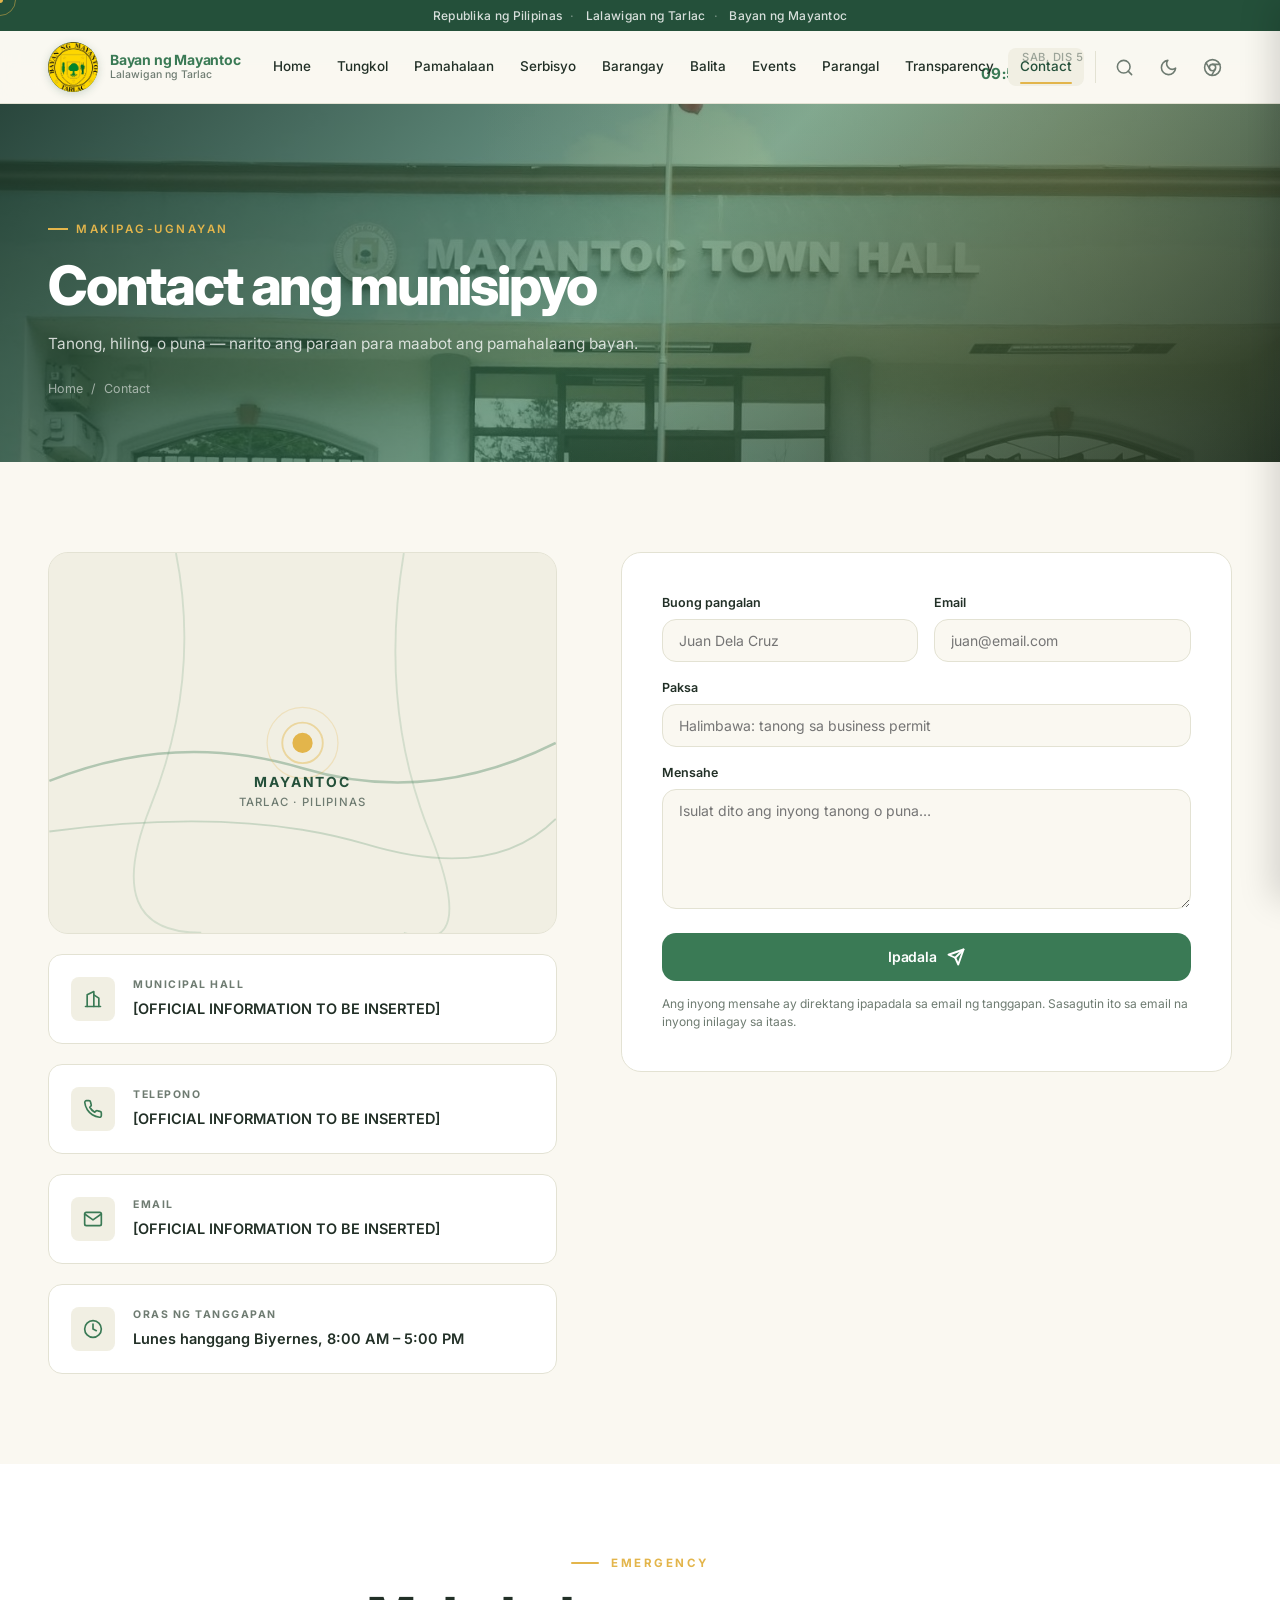
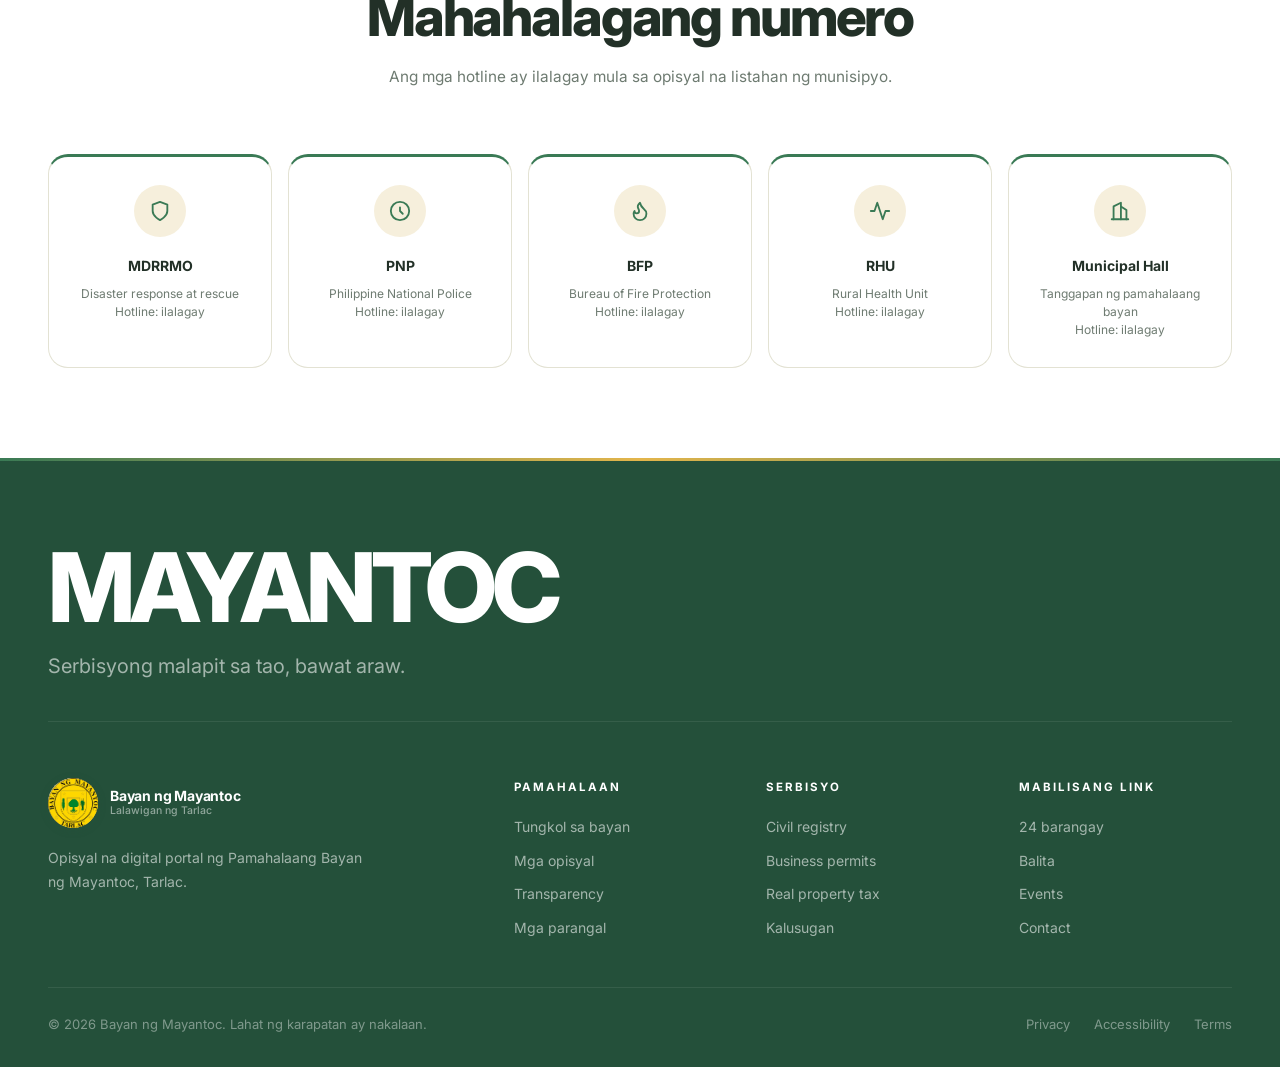
<file: contact.html>
<!DOCTYPE html>
<html lang="tl">
<head>
  <meta charset="UTF-8" />
  <meta name="viewport" content="width=device-width, initial-scale=1.0, viewport-fit=cover" />
  <title>Contact · Bayan ng Mayantoc, Tarlac</title>
  <meta name="description" content="Contact details, hotline at feedback form ng Bayan ng Mayantoc." />
  <meta name="theme-color" content="#24503A" />
  <meta property="og:title" content="Contact · Bayan ng Mayantoc" />
  <meta property="og:description" content="Contact details, hotline at feedback form ng Bayan ng Mayantoc." />
  <meta property="og:type" content="website" />
  <link rel="icon" href="assets/mayantoc.jpg" />
  <link rel="preconnect" href="https://fonts.googleapis.com" />
  <link rel="preconnect" href="https://fonts.gstatic.com" crossorigin />
  <link href="https://fonts.googleapis.com/css2?family=Inter:opsz,wght@14..32,300;14..32,400;14..32,500;14..32,600;14..32,700;14..32,800;14..32,900&display=swap" rel="stylesheet" />
  <link rel="stylesheet" href="assets/style.css?v=2" />
  <style>
    /* ===== Contact form ===== */
    .contact-form { position: relative; background: var(--white); border: 1px solid var(--border); border-radius: var(--radius-lg); padding: clamp(28px, 4vw, 40px); }
    .contact-form .form-row { display: grid; grid-template-columns: 1fr 1fr; gap: 16px; margin-bottom: 16px; }
    .contact-form .form-group { margin-bottom: 16px; }
    .contact-form .form-row .form-group { margin-bottom: 0; }
    .contact-form label { display: block; font-size: 12.5px; font-weight: 600; color: var(--ink); margin-bottom: 6px; }
    .contact-form input[type="text"],
    .contact-form input[type="email"],
    .contact-form textarea {
      width: 100%; padding: 12px 16px; border: 1px solid var(--border); border-radius: var(--radius-md);
      background: var(--off-white); font-family: inherit; font-size: 14px; color: var(--ink); outline: none;
      transition: border-color .2s, box-shadow .2s;
    }
    .contact-form textarea { resize: vertical; min-height: 120px; }
    .contact-form input:focus, .contact-form textarea:focus { border-color: var(--forest); box-shadow: 0 0 0 3px rgba(58,122,85,0.18); }
    .contact-form .form-group.invalid input,
    .contact-form .form-group.invalid textarea { border-color: #C0392B; box-shadow: 0 0 0 3px rgba(192,57,43,0.12); }
    .form-error { display: block; font-size: 12px; font-weight: 600; color: #C0392B; margin-top: 6px; }
    .form-error:empty { display: none; }
    .form-status { display: none; align-items: flex-start; gap: 10px; padding: 14px 16px; border-radius: var(--radius-md); font-size: 13.5px; font-weight: 600; line-height: 1.55; margin-bottom: 20px; }
    .form-status.success { display: flex; background: var(--light-gray); border: 1px solid var(--emerald); color: var(--forest); }
    .form-status.error { display: flex; background: var(--sun); border: 1px solid var(--gold); color: var(--ink); }
    .form-status a { text-decoration: underline; color: inherit; }
    .contact-form .form-note { font-size: 12px; color: var(--muted); margin-top: 14px; line-height: 1.5; }
    .contact-form button[disabled] { opacity: .7; cursor: wait; }
    .form-honey { position: absolute; left: -9999px; width: 1px; height: 1px; opacity: 0; }
    .mini-toast { position: fixed; left: 50%; bottom: 28px; transform: translate(-50%, 20px); z-index: 2600; background: var(--deep-green); color: #fff; padding: 12px 22px; border-radius: 999px; font-size: 13.5px; font-weight: 600; box-shadow: var(--shadow-xl); opacity: 0; pointer-events: none; transition: opacity .3s, transform .3s; }
    .mini-toast.show { opacity: 1; transform: translate(-50%, 0); }
    @media (max-width: 640px) { .contact-form .form-row { grid-template-columns: 1fr; gap: 0; } .contact-form .form-row .form-group { margin-bottom: 16px; } }
  </style>
  <link rel="manifest" href="manifest.webmanifest" />
  <link rel="apple-touch-icon" href="assets/icons/icon-192.png" />
  <meta name="mobile-web-app-capable" content="yes" />
  <meta name="apple-mobile-web-app-capable" content="yes" />
  <meta name="apple-mobile-web-app-title" content="Mayantoc" />
  <meta name="apple-mobile-web-app-status-bar-style" content="black-translucent" />
</head>
<body data-page="contact.html">
  <a href="#main" class="skip-link">Skip to content</a>

  <div class="loader" id="loader" aria-hidden="true">
    <div class="loader__seal"><img class="js-logo" src="assets/mayantoc.jpg" alt="" /></div>
    <div class="loader__text">Mayantoc</div>
    <div class="loader__sub">Lalawigan ng Tarlac</div>
    <div class="loader__bar"><span></span></div>
  </div>

  <div class="scroll-progress" id="scrollProgress" aria-hidden="true"></div>
  <div class="cursor-dot" id="cursorDot" aria-hidden="true"></div>
  <div class="cursor-ring" id="cursorRing" aria-hidden="true"></div>

  <div class="top-bar">
    <div class="container">
      <span>Republika ng Pilipinas</span><span class="sep">·</span>
      <span>Lalawigan ng Tarlac</span><span class="sep">·</span>
      <span>Bayan ng Mayantoc</span>
    </div>
  </div>

  <header class="header" id="header">
    <div class="container header__inner">
      <a href="index.html" class="brand" aria-label="Bayan ng Mayantoc — Home">
        <div class="brand__seal" aria-hidden="true"><img class="js-logo" src="assets/mayantoc.jpg" alt="" /></div>
        <div class="brand__text">
          <span class="brand__name">Bayan ng Mayantoc</span>
          <span class="brand__sub">Lalawigan ng Tarlac</span>
        </div>
      </a>

      <nav class="nav" aria-label="Pangunahing nabigasyon">
        <a href="index.html" class="nav__link">Home</a>
        <a href="about.html" class="nav__link">Tungkol</a>
        <a href="government.html" class="nav__link">Pamahalaan</a>
        <a href="services.html" class="nav__link">Serbisyo</a>
        <a href="barangays.html" class="nav__link">Barangay</a>
        <a href="news.html" class="nav__link">Balita</a>
        <a href="events.html" class="nav__link">Events</a>
        <a href="awards.html" class="nav__link">Parangal</a>
        <a href="transparency.html" class="nav__link">Transparency</a>
        <a href="contact.html" class="nav__link active">Contact</a>
      </nav>
      <div class="header__actions">
        <!-- LIVE CLOCK -->
        <div class="header__clock" id="live-clock" aria-live="off">
          <span class="header__clock-date">--</span>
          <span class="header__clock-time">--:--</span>
        </div>

        <button class="icon-btn" aria-label="Buksan ang search" id="searchToggle">
          <svg viewBox="0 0 24 24" fill="none" stroke="currentColor" stroke-linecap="round" stroke-linejoin="round"><circle cx="11" cy="11" r="8"/><line x1="21" y1="21" x2="16.65" y2="16.65"/></svg>
        </button>
        <button class="icon-btn" aria-label="Ilipat sa dark mode" id="themeToggle">
          <svg id="themeIcon" viewBox="0 0 24 24" fill="none" stroke="currentColor" stroke-linecap="round" stroke-linejoin="round"><path d="M21 12.79A9 9 0 1 1 11.21 3 7 7 0 0 0 21 12.79z"/></svg>
        </button>
        <button class="icon-btn" aria-label="Accessibility options" id="a11yToggle" aria-expanded="false">
          <svg viewBox="0 0 24 24" fill="none" stroke="currentColor" stroke-linecap="round" stroke-linejoin="round"><circle cx="12" cy="12" r="10"/><circle cx="12" cy="12" r="4"/><line x1="21.17" y1="8" x2="12" y2="8"/><line x1="3.95" y1="6.06" x2="8.54" y2="14"/><line x1="10.88" y1="21.94" x2="15.46" y2="14"/></svg>
        </button>
        <button class="hamburger" id="hamburger" aria-label="Buksan ang menu" aria-expanded="false">
          <span></span><span></span><span></span>
        </button>
      </div>
    </div>
  </header>

  <div class="a11y-panel" id="a11yPanel" role="dialog" aria-label="Accessibility settings">
    <div class="a11y-panel__title">Accessibility</div>
    <div class="a11y-group">
      <div class="a11y-group__label">Laki ng teksto</div>
      <div class="a11y-buttons">
        <button class="a11y-btn" data-font="0.9">A−</button>
        <button class="a11y-btn active" data-font="1">A</button>
        <button class="a11y-btn" data-font="1.15">A+</button>
      </div>
    </div>
    <div class="a11y-group">
      <div class="a11y-group__label">Contrast</div>
      <div class="a11y-buttons">
        <button class="a11y-btn active" data-contrast="normal">Normal</button>
        <button class="a11y-btn" data-contrast="high">Mataas</button>
      </div>
    </div>
    <div class="a11y-group">
      <div class="a11y-group__label">Galaw</div>
      <div class="a11y-buttons">
        <button class="a11y-btn active" data-motion="normal">Normal</button>
        <button class="a11y-btn" data-motion="reduced">Bawas</button>
      </div>
    </div>
    <button class="a11y-reset" id="a11yReset">I-reset ang settings</button>
  </div>

  <div class="drawer-overlay" id="drawerOverlay" aria-hidden="true"></div>
  <aside class="drawer" id="drawer" role="dialog" aria-modal="true" aria-label="Mobile navigation">
    <div class="drawer__header">
      <div class="brand">
        <div class="brand__seal" aria-hidden="true"><img class="js-logo" src="assets/mayantoc.jpg" alt="" /></div>
        <div class="brand__text">
          <span class="brand__name">Mayantoc</span>
          <span class="brand__sub">Lalawigan ng Tarlac</span>
        </div>
      </div>
      <button class="drawer__close" id="drawerClose" aria-label="Isara ang menu">
        <svg width="18" height="18" viewBox="0 0 24 24" fill="none" stroke="currentColor" stroke-width="2" stroke-linecap="round"><line x1="18" y1="6" x2="6" y2="18"/><line x1="6" y1="6" x2="18" y2="18"/></svg>
      </button>
    </div>
    <nav class="drawer__nav" aria-label="Mobile navigation links">
      <a href="index.html" class="drawer__link">Home</a>
      <a href="about.html" class="drawer__link">Tungkol</a>
      <a href="government.html" class="drawer__link">Pamahalaan</a>
      <a href="services.html" class="drawer__link">Serbisyo</a>
      <a href="barangays.html" class="drawer__link">Barangay</a>
      <a href="news.html" class="drawer__link">Balita</a>
      <a href="events.html" class="drawer__link">Events</a>
      <a href="awards.html" class="drawer__link">Parangal</a>
      <a href="transparency.html" class="drawer__link">Transparency</a>
      <a href="contact.html" class="drawer__link active">Contact</a>
    </nav>
  </aside>

  <div class="search-overlay" id="searchOverlay" role="dialog" aria-modal="true" aria-label="Site search" style="position:fixed;inset:0;background:rgba(24,54,40,0.68);backdrop-filter:blur(8px);z-index:3000;opacity:0;visibility:hidden;transition:opacity .3s,visibility .3s;padding:80px 20px 20px;overflow-y:auto;">
    <div style="max-width:680px;margin:0 auto;background:var(--white);border-radius:var(--radius-lg);box-shadow:var(--shadow-xl);overflow:hidden;">
      <div style="position:relative;border-bottom:1px solid var(--border);">
        <svg style="position:absolute;left:22px;top:50%;transform:translateY(-50%);width:20px;height:20px;color:var(--muted);" viewBox="0 0 24 24" fill="none" stroke="currentColor" stroke-width="2" stroke-linecap="round" stroke-linejoin="round"><circle cx="11" cy="11" r="8"/><line x1="21" y1="21" x2="16.65" y2="16.65"/></svg>
        <input type="text" id="siteSearchInput" placeholder="Maghanap ng serbisyo, barangay, dokumento…" aria-label="Search site" autocomplete="off" style="width:100%;padding:22px 60px 22px 58px;border:none;background:transparent;font-family:inherit;font-size:17px;color:var(--ink);outline:none;" />
        <button id="searchClose" aria-label="Isara ang search" style="position:absolute;right:16px;top:50%;transform:translateY(-50%);width:36px;height:36px;border-radius:50%;display:flex;align-items:center;justify-content:center;color:var(--muted);">
          <svg width="18" height="18" viewBox="0 0 24 24" fill="none" stroke="currentColor" stroke-width="2" stroke-linecap="round"><line x1="18" y1="6" x2="6" y2="18"/><line x1="6" y1="6" x2="18" y2="18"/></svg>
        </button>
      </div>
      <div id="searchResults" style="max-height:440px;overflow-y:auto;"></div>
    </div>
  </div>

  <main id="main">

    <section class="page-header">
      <div class="container">
        <div class="page-header__eyebrow">Makipag-ugnayan</div>
        <h1>Contact ang munisipyo</h1>
        <p>Tanong, hiling, o puna — narito ang paraan para maabot ang pamahalaang bayan.</p>
        <div class="page-header__crumbs"><a href="index.html">Home</a> <span>/</span> <span>Contact</span></div>
      </div>
    </section>

    <section class="section">
      <div class="container">
        <div class="contact-grid">
          <div class="contact-info reveal">
            <div class="contact-map">
              <svg viewBox="0 0 400 300" xmlns="http://www.w3.org/2000/svg" aria-label="Mapa ng Mayantoc">
                <rect width="400" height="300" fill="#F1EFE3"/>
                <path d="M0,180 Q100,140 200,170 T400,150" stroke="#3A7A55" stroke-width="2" fill="none" opacity="0.35"/>
                <path d="M0,220 Q150,200 250,230 T400,210" stroke="#3A7A55" stroke-width="1.5" fill="none" opacity="0.22"/>
                <path d="M100,0 Q120,100 80,200 T120,300" stroke="#3A7A55" stroke-width="1.5" fill="none" opacity="0.16"/>
                <path d="M280,0 Q260,120 300,220 T280,300" stroke="#3A7A55" stroke-width="1.5" fill="none" opacity="0.16"/>
                <circle cx="200" cy="150" r="8" fill="#E3B54B"/>
                <circle cx="200" cy="150" r="16" fill="none" stroke="#E3B54B" stroke-width="1.5" opacity="0.45"/>
                <circle cx="200" cy="150" r="28" fill="none" stroke="#E3B54B" stroke-width="1" opacity="0.25"/>
                <text x="200" y="185" text-anchor="middle" font-family="Inter, sans-serif" font-size="11" font-weight="700" fill="#24503A" letter-spacing="1.5">MAYANTOC</text>
                <text x="200" y="200" text-anchor="middle" font-family="Inter, sans-serif" font-size="9" font-weight="500" fill="#6E7B71" letter-spacing="1">TARLAC · PILIPINAS</text>
              </svg>
            </div>

            <div class="contact-item">
              <div class="contact-item__icon"><svg width="20" height="20" viewBox="0 0 24 24" fill="none" stroke="currentColor" stroke-width="2" stroke-linecap="round" stroke-linejoin="round"><path d="M3 21h18"/><path d="M5 21V7l8-4v18"/><path d="M19 21V11l-6-4"/></svg></div>
              <div><div class="contact-item__label">Municipal Hall</div><div class="contact-item__value">[OFFICIAL INFORMATION TO BE INSERTED]</div></div>
            </div>
            <div class="contact-item">
              <div class="contact-item__icon"><svg width="20" height="20" viewBox="0 0 24 24" fill="none" stroke="currentColor" stroke-width="2" stroke-linecap="round" stroke-linejoin="round"><path d="M22 16.92v3a2 2 0 0 1-2.18 2 19.79 19.79 0 0 1-8.63-3.07 19.5 19.5 0 0 1-6-6 19.79 19.79 0 0 1-3.07-8.67A2 2 0 0 1 4.11 2h3a2 2 0 0 1 2 1.72 12.84 12.84 0 0 0 .7 2.81 2 2 0 0 1-.45 2.11L8.09 9.91a16 16 0 0 0 6 6l1.27-1.27a2 2 0 0 1 2.11-.45 12.84 12.84 0 0 0 2.81.7A2 2 0 0 1 22 16.92z"/></svg></div>
              <div><div class="contact-item__label">Telepono</div><div class="contact-item__value">[OFFICIAL INFORMATION TO BE INSERTED]</div></div>
            </div>
            <div class="contact-item">
              <div class="contact-item__icon"><svg width="20" height="20" viewBox="0 0 24 24" fill="none" stroke="currentColor" stroke-width="2" stroke-linecap="round" stroke-linejoin="round"><path d="M4 4h16c1.1 0 2 .9 2 2v12c0 1.1-.9 2-2 2H4c-1.1 0-2-.9-2-2V6c0-1.1.9-2 2-2z"/><polyline points="22,6 12,13 2,6"/></svg></div>
              <div><div class="contact-item__label">Email</div><div class="contact-item__value">[OFFICIAL INFORMATION TO BE INSERTED]</div></div>
            </div>
            <div class="contact-item">
              <div class="contact-item__icon"><svg width="20" height="20" viewBox="0 0 24 24" fill="none" stroke="currentColor" stroke-width="2" stroke-linecap="round" stroke-linejoin="round"><circle cx="12" cy="12" r="10"/><polyline points="12 6 12 12 16 14"/></svg></div>
              <div><div class="contact-item__label">Oras ng tanggapan</div><div class="contact-item__value">Lunes hanggang Biyernes, 8:00 AM – 5:00 PM</div></div>
            </div>
          </div>

          <form class="contact-form reveal" id="contactForm" novalidate>
            <div class="form-status" id="formStatus" role="status" aria-live="polite"></div>

            <!-- Honeypot laban sa spam bots (huwag tanggalin; nakatago ito sa tao) -->
            <input type="text" name="_honey" id="honey" class="form-honey" tabindex="-1" autocomplete="off" aria-hidden="true" />

            <div class="form-row">
              <div class="form-group">
                <label for="name">Buong pangalan</label>
                <input type="text" id="name" name="name" placeholder="Juan Dela Cruz" maxlength="100" autocomplete="name" required />
                <span class="form-error" id="nameError"></span>
              </div>
              <div class="form-group">
                <label for="email">Email</label>
                <input type="email" id="email" name="email" placeholder="juan@email.com" maxlength="150" autocomplete="email" required />
                <span class="form-error" id="emailError"></span>
              </div>
            </div>
            <div class="form-group">
              <label for="subject">Paksa</label>
              <input type="text" id="subject" name="subject" placeholder="Halimbawa: tanong sa business permit" maxlength="150" required />
              <span class="form-error" id="subjectError"></span>
            </div>
            <div class="form-group">
              <label for="message">Mensahe</label>
              <textarea id="message" name="message" rows="5" placeholder="Isulat dito ang inyong tanong o puna…" maxlength="3000" required></textarea>
              <span class="form-error" id="messageError"></span>
            </div>
            <button type="submit" id="submitBtn" class="btn btn--dark" style="width:100%;justify-content:center;">
              <span>Ipadala</span>
              <svg width="18" height="18" viewBox="0 0 24 24" fill="none" stroke="currentColor" stroke-width="2.5" stroke-linecap="round" stroke-linejoin="round"><line x1="22" y1="2" x2="11" y2="13"/><polygon points="22 2 15 22 11 13 2 9 22 2"/></svg>
            </button>
            <p class="form-note">
              Ang inyong mensahe ay direktang ipapadala sa email ng tanggapan. Sasagutin ito sa email na inyong inilagay sa itaas.
            </p>
          </form>
        </div>
      </div>
    </section>

    <section class="section section--alt">
      <div class="container">
        <div class="section__header section__header--center reveal">
          <div class="section__label">Emergency</div>
          <h2 class="section__title">Mahahalagang numero</h2>
          <p class="section__sub">Ang mga hotline ay ilalagay mula sa opisyal na listahan ng munisipyo.</p>
        </div>
        <div class="emergency-grid" id="emergencyGrid"></div>
      </div>
    </section>

  </main>

  <footer class="footer" role="contentinfo">
    <div class="container">
      <div class="footer__hero">
        <div class="footer__hero-title">MAYANTOC</div>
        <div class="footer__hero-sub">Serbisyong malapit sa tao, bawat araw.</div>
      </div>

      <div class="footer__grid">
        <div>
          <div class="footer__brand">
            <div class="brand__seal" aria-hidden="true"><img class="js-logo" src="assets/mayantoc.jpg" alt="" /></div>
            <div class="brand__text">
              <span class="brand__name">Bayan ng Mayantoc</span>
              <span class="brand__sub">Lalawigan ng Tarlac</span>
            </div>
          </div>
          <p class="footer__desc">Opisyal na digital portal ng Pamahalaang Bayan ng Mayantoc, Tarlac.</p>
        </div>
        <div>
          <h3 class="footer__title">Pamahalaan</h3>
          <div class="footer__links">
            <a href="about.html">Tungkol sa bayan</a>
            <a href="government.html">Mga opisyal</a>
            <a href="transparency.html">Transparency</a>
            <a href="awards.html">Mga parangal</a>
          </div>
        </div>
        <div>
          <h3 class="footer__title">Serbisyo</h3>
          <div class="footer__links">
            <a href="services.html">Civil registry</a>
            <a href="services.html">Business permits</a>
            <a href="services.html">Real property tax</a>
            <a href="services.html">Kalusugan</a>
          </div>
        </div>
        <div>
          <h3 class="footer__title">Mabilisang link</h3>
          <div class="footer__links">
            <a href="barangays.html">24 barangay</a>
            <a href="news.html">Balita</a>
            <a href="events.html">Events</a>
            <a href="contact.html">Contact</a>
          </div>
        </div>
      </div>

      <div class="footer__bottom">
        <span>© 2026 Bayan ng Mayantoc. Lahat ng karapatan ay nakalaan.</span>
        <div class="footer__bottom-links">
          <a href="contact.html">Privacy</a>
          <a href="contact.html">Accessibility</a>
          <a href="contact.html">Terms</a>
        </div>
      </div>
    </div>
  </footer>

  <button class="back-to-top" id="backToTop" aria-label="Balik sa itaas">
    <svg viewBox="0 0 24 24" fill="none" stroke="currentColor" stroke-width="2.5" stroke-linecap="round" stroke-linejoin="round"><line x1="12" y1="19" x2="12" y2="5"/><polyline points="5 12 12 5 19 12"/></svg>
  </button>

  <script src="assets/data.js?v=2"></script>
  <script src="assets/app.js?v=2"></script>

  <script>
  (function () {
    const D = MAY.DATA;
    const $ = (sel, root = document) => root.querySelector(sel);

    /* =====================================================
       SITE CONFIG — dito ang settings ng contact form
       ===================================================== */
    const SITE_CONFIG = {
      contactForm: {
        // Saan ipinapadala ang form. Default: FormSubmit (walang signup).
        // Pwede ring palitan ng Formspree: "https://formspree.io/f/XXXXXXXX"
        // Kapag "YOUR_FORM_ID" o blangko, email app na lang ng bisita ang bubukas.
        formEndpoint: "https://formsubmit.co/ajax/hagokenneth@gmail.com",
        // Dito pupunta ang mensahe kapag email app ang gagamitin (backup)
        fallbackEmail: "hagokenneth@gmail.com",
        subjectPrefix: "[Mayantoc Website] ",
        cooldownMs: 30000 // 30 segundo bago makapag-send ulit (iwas spam)
      }
    };

    /* ---------- Emergency cards ---------- */
    const icons = {
      "MDRRMO": '<path d="M12 22s8-4 8-10V5l-8-3-8 3v7c0 6 8 10 8 10z"/>',
      "PNP": '<circle cx="12" cy="12" r="10"/><path d="M12 8v4l3 3"/>',
      "BFP": '<path d="M8.5 14.5A2.5 2.5 0 0 0 11 12c0-1.38-.5-2-1-3-1.072-2.143-.224-4.054 2-6 .5 2.5 2 4.9 4 6.5 2 1.6 3 3.5 3 5.5a7 7 0 1 1-14 0c0-1.153.433-2.294 1-3a2.5 2.5 0 0 0 2.5 2.5z"/>',
      "RHU": '<path d="M22 12h-4l-3 9L9 3l-3 9H2"/>',
      "Municipal Hall": '<path d="M3 21h18"/><path d="M5 21V7l8-4v18"/><path d="M19 21V11l-6-4"/>'
    };
    $('#emergencyGrid').innerHTML = D.emergency.map(e => `
      <article class="emergency-card reveal">
        <div class="emergency-card__icon"><svg width="22" height="22" viewBox="0 0 24 24" fill="none" stroke="currentColor" stroke-width="2" stroke-linecap="round" stroke-linejoin="round">${icons[e.name] || icons.RHU}</svg></div>
        <div class="emergency-card__title">${e.name}</div>
        <div class="emergency-card__desc">${e.desc}<br>Hotline: ilalagay</div>
      </article>`).join('');

    /* ---------- Toast ---------- */
    function showToast(text) {
      let t = $('#miniToast');
      if (!t) {
        t = document.createElement('div');
        t.id = 'miniToast';
        t.className = 'mini-toast';
        t.setAttribute('role', 'status');
        document.body.appendChild(t);
      }
      t.textContent = text;
      requestAnimationFrame(() => t.classList.add('show'));
      clearTimeout(showToast._timer);
      showToast._timer = setTimeout(() => t.classList.remove('show'), 3500);
    }

    /* ---------- Contact form ---------- */
    (function initContactForm() {
      const form = $('#contactForm');
      if (!form) return;
      const status = $('#formStatus');
      const submitBtn = $('#submitBtn');
      const honey = $('#honey');
      const CFG = SITE_CONFIG.contactForm;
      const FORM_ENDPOINT = CFG.formEndpoint;
      const FALLBACK_EMAIL = CFG.fallbackEmail;
      let lastSent = 0;
      let sending = false;

      const fields = {
        name: { input: $('#name', form), error: $('#nameError', form), validate: v => v.trim().length >= 2, message: 'Pakilagay po ang inyong pangalan.' },
        email: {
          input: $('#email', form), error: $('#emailError', form),
          validate: v => /^[^\s@]+@[^\s@]+\.[^\s@]+$/.test(v.trim()),
          message: 'Pakilagay po ang tamang email. Halimbawa: juan@email.com'
        },
        subject: { input: $('#subject', form), error: $('#subjectError', form), validate: v => v.trim().length >= 3, message: 'Pakilagay po ang maikling paksa.' },
        message: { input: $('#message', form), error: $('#messageError', form), validate: v => v.trim().length >= 10, message: 'Dapat hindi bababa sa 10 character ang mensahe.' }
      };

      function validateField(field) {
        const valid = field.validate(field.input.value);
        field.input.closest('.form-group').classList.toggle('invalid', !valid);
        field.error.textContent = valid ? '' : field.message;
        return valid;
      }

      Object.values(fields).forEach(field => {
        if (!field.input) return;
        field.input.addEventListener('blur', () => validateField(field));
        field.input.addEventListener('input', () => {
          if (field.input.closest('.form-group').classList.contains('invalid')) validateField(field);
        });
      });

      function setStatus(text, type) {
        status.textContent = text;
        status.className = 'form-status' + (type ? ' ' + type : '');
      }

      function setSending(state) {
        sending = state;
        submitBtn.disabled = state;
        submitBtn.querySelector('span').textContent = state ? 'Ipinapadala…' : 'Ipadala';
      }

      // Backup: bubuksan ang email app ng bisita, nakalagay na ang mensahe at ang address
      function openMailtoFallback() {
        const name = fields.name.input.value.trim();
        const email = fields.email.input.value.trim();
        const subject = fields.subject.input.value.trim();
        const message = fields.message.input.value.trim();
        const body = `Mula kay: ${name} (${email})\n\n${message}`;
        const mailto = `mailto:${FALLBACK_EMAIL}?subject=${encodeURIComponent(CFG.subjectPrefix + subject)}&body=${encodeURIComponent(body)}`;
        // Pansamantalang link na kini-click ng code: mas maaasahan sa iba't ibang browser
        const link = document.createElement('a');
        link.href = mailto;
        link.style.display = 'none';
        document.body.appendChild(link);
        link.click();
        document.body.removeChild(link);
      }

      form.addEventListener('submit', e => {
        e.preventDefault();
        if (sending) return;

        let allValid = true;
        Object.values(fields).forEach(field => {
          if (!field.input) return;
          if (!validateField(field)) allValid = false;
        });
        if (!allValid) {
          setStatus('Pakiayos muna ang mga naka-highlight na patlang.', 'error');
          return;
        }

        // Kapag napunan ang honeypot, bot ito — magpanggap na success pero huwag magpadala
        if (honey && honey.value) {
          form.reset();
          setStatus('Naipadala na ang inyong mensahe. Salamat po!', 'success');
          return;
        }

        const wait = CFG.cooldownMs - (Date.now() - lastSent);
        if (lastSent && wait > 0) {
          setStatus('Sandali lang po. Maghintay ng ' + Math.ceil(wait / 1000) + ' segundo bago magpadala ulit.', 'error');
          return;
        }

        setSending(true);
        setStatus('', '');

        const endpointReady = FORM_ENDPOINT && !FORM_ENDPOINT.includes('YOUR_FORM_ID');

        if (!endpointReady) {
          // Walang naka-set na online endpoint: email app ng bisita ang bubuksan
          setSending(false);
          openMailtoFallback();
          setStatus('Bubuksan na ang inyong email app na nakahanda na ang mensahe. Pindutin lang ang Send doon para maipadala.', 'success');
          return;
        }

        const payload = new FormData(form);
        payload.delete('_honey');
        payload.append('_subject', CFG.subjectPrefix + fields.subject.input.value.trim());
        payload.append('_replyto', fields.email.input.value.trim());
        payload.append('_template', 'table');
        payload.append('_captcha', 'false');

        fetch(FORM_ENDPOINT, {
          method: 'POST',
          headers: { Accept: 'application/json' },
          body: payload
        })
          .then(async response => {
            const result = await response.json().catch(() => ({}));
            // FormSubmit: {success:"true"}  |  Formspree: {ok:true}
            const accepted = response.ok && result.success !== 'false' && result.success !== false && result.ok !== false;
            setSending(false);
            if (accepted) {
              lastSent = Date.now();
              form.reset();
              Object.values(fields).forEach(f => f.input.closest('.form-group').classList.remove('invalid'));
              setStatus('Salamat po! Naipadala na ang inyong mensahe. Sasagutin namin ito sa lalong madaling panahon.', 'success');
              showToast('Matagumpay na naipadala ang mensahe.');
            } else {
              setStatus('May problema sa pagpapadala. Bubuksan na lang ang inyong email app…', 'error');
              openMailtoFallback();
            }
          })
          .catch(() => {
            setSending(false);
            setStatus('Hindi maabot ang server. Bubuksan na lang ang inyong email app…', 'error');
            openMailtoFallback();
          });
      });
    })();

    if (MAY.observeReveals) MAY.observeReveals();
  })();
  </script>
  <script>
    if ('serviceWorker' in navigator) {
      window.addEventListener('load', function () {
        navigator.serviceWorker.register('sw.js').catch(function (e) { console.warn('SW failed', e); });
      });
    }
  </script>
</body>
</html>
</file>
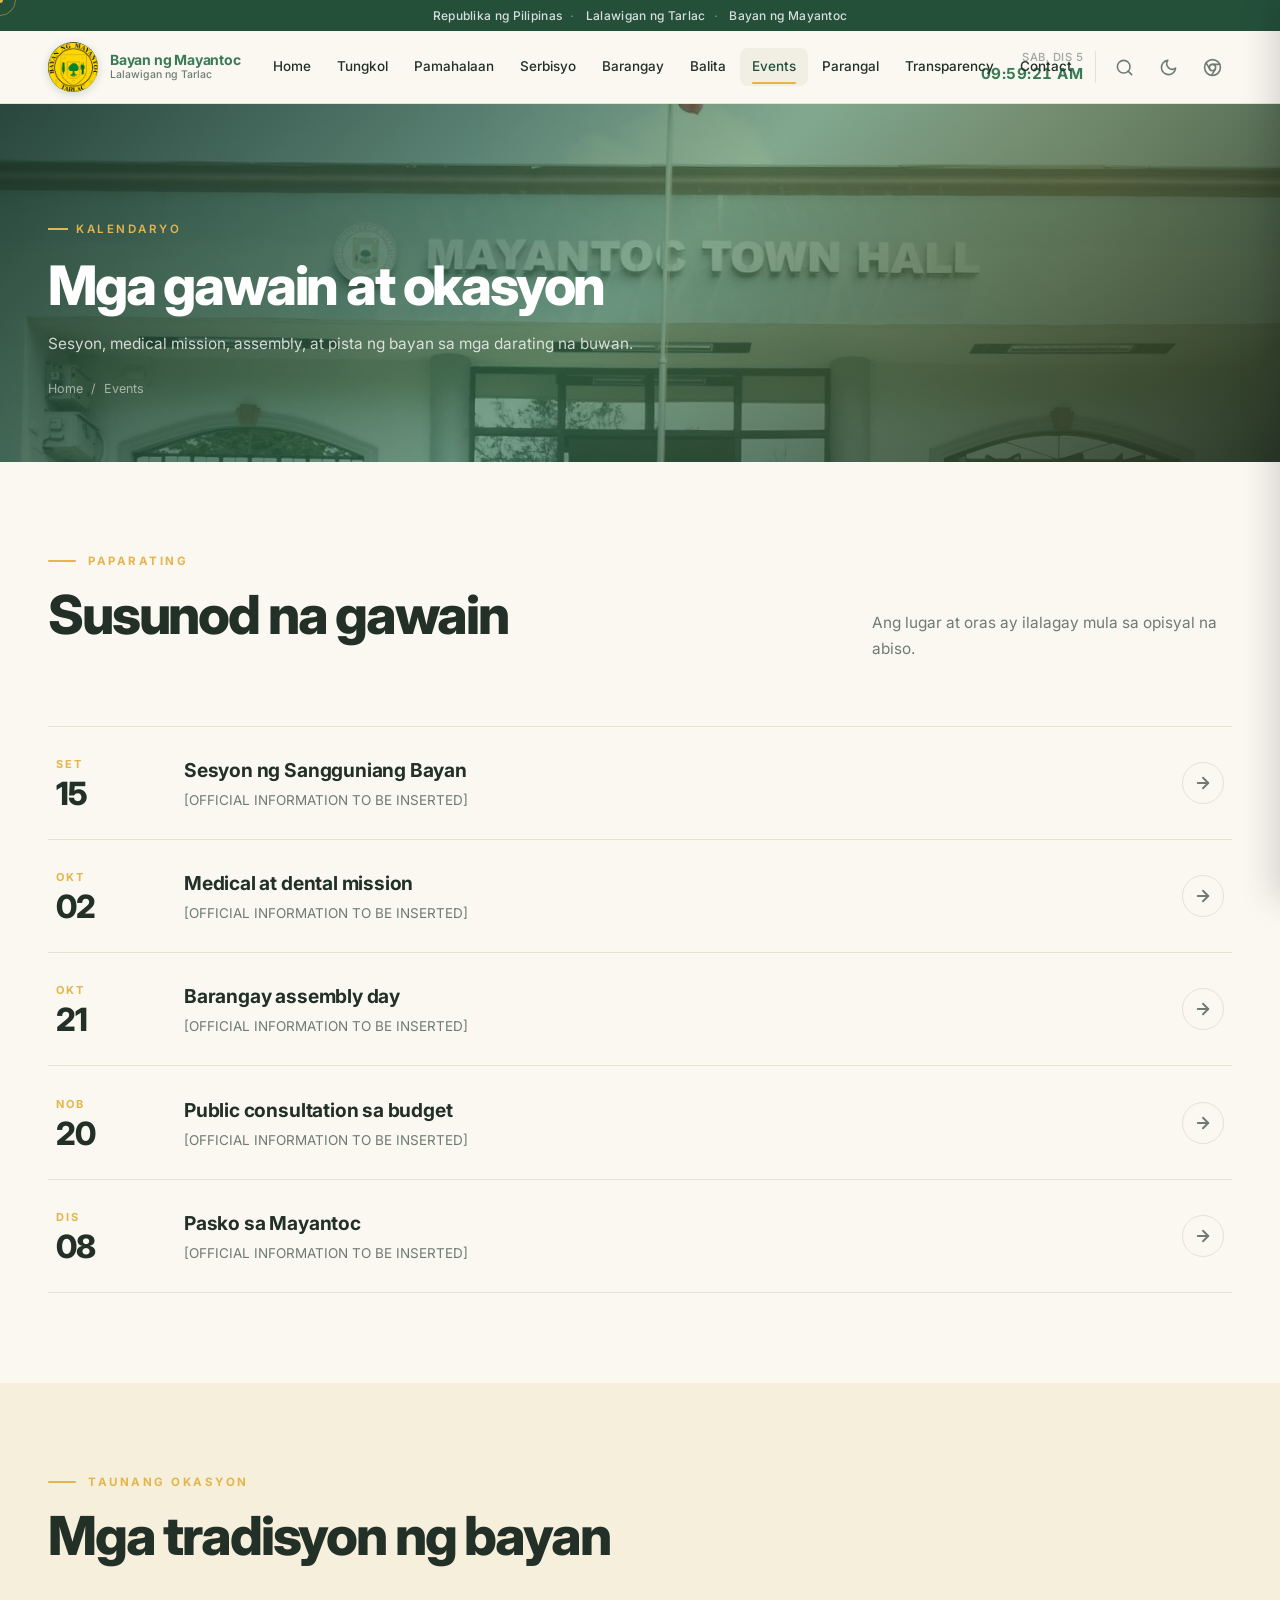
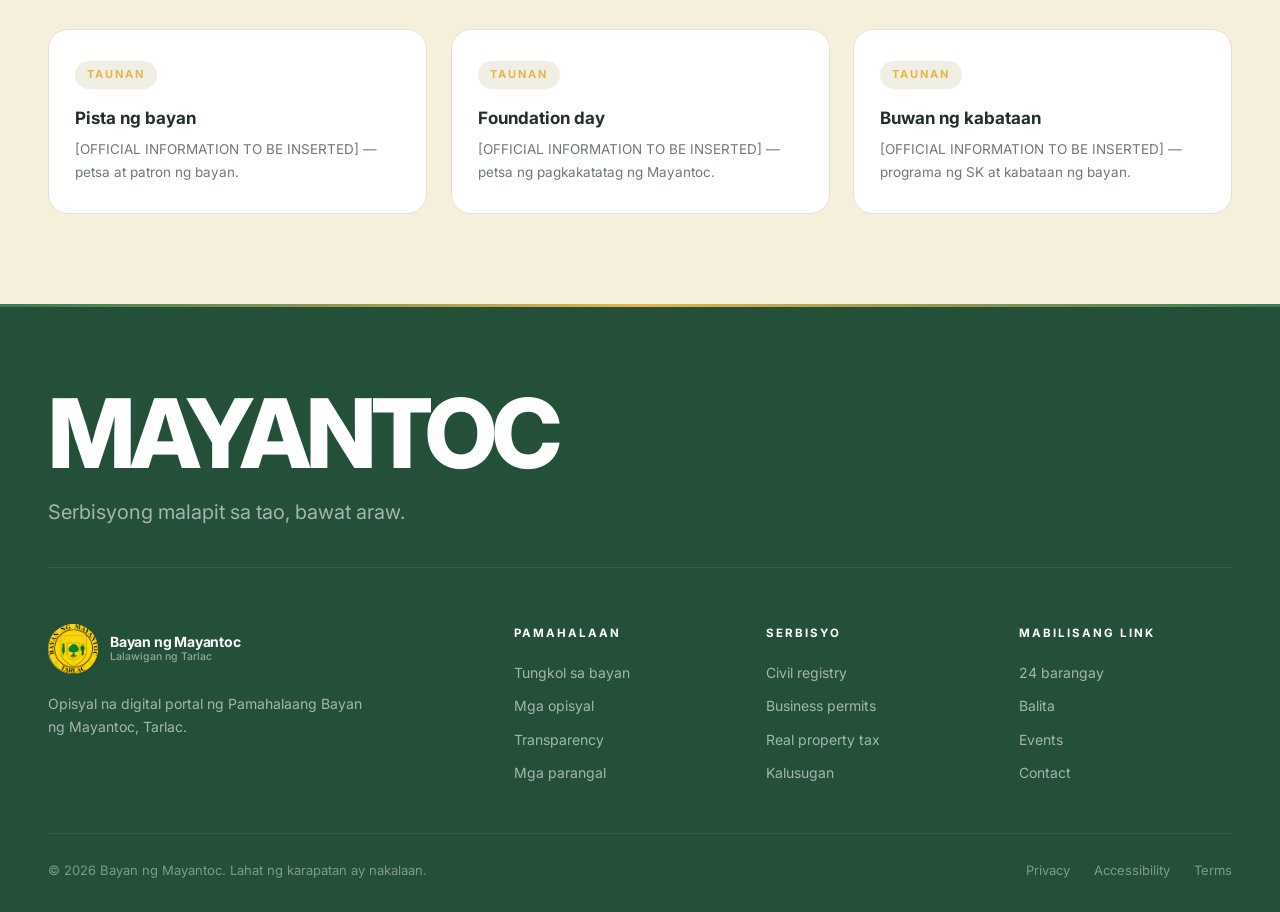
<file: events.html>
<!DOCTYPE html>
<html lang="tl">
<head>
  <meta charset="UTF-8" />
  <meta name="viewport" content="width=device-width, initial-scale=1.0, viewport-fit=cover" />
  <title>Events · Bayan ng Mayantoc, Tarlac</title>
  <meta name="description" content="Kalendaryo ng gawain at okasyon sa Bayan ng Mayantoc." />
  <meta name="theme-color" content="#24503A" />
  <meta property="og:title" content="Events · Bayan ng Mayantoc" />
  <meta property="og:description" content="Kalendaryo ng gawain at okasyon sa Bayan ng Mayantoc." />
  <meta property="og:type" content="website" />
  <link rel="icon" href="assets/mayantoc.jpg" />
  <link rel="preconnect" href="https://fonts.googleapis.com" />
  <link rel="preconnect" href="https://fonts.gstatic.com" crossorigin />
  <link href="https://fonts.googleapis.com/css2?family=Inter:opsz,wght@14..32,300;14..32,400;14..32,500;14..32,600;14..32,700;14..32,800;14..32,900&display=swap" rel="stylesheet" />
  <link rel="stylesheet" href="assets/style.css?v=2" />
  <link rel="manifest" href="manifest.webmanifest" />
  <link rel="apple-touch-icon" href="assets/icons/icon-192.png" />
  <meta name="mobile-web-app-capable" content="yes" />
  <meta name="apple-mobile-web-app-capable" content="yes" />
  <meta name="apple-mobile-web-app-title" content="Mayantoc" />
  <meta name="apple-mobile-web-app-status-bar-style" content="black-translucent" />
</head>
<body data-page="events.html">
  <a href="#main" class="skip-link">Skip to content</a>

  <div class="loader" id="loader" aria-hidden="true">
    <div class="loader__seal"><img class="js-logo" src="assets/mayantoc.jpg" alt="" /></div>
    <div class="loader__text">Mayantoc</div>
    <div class="loader__sub">Lalawigan ng Tarlac</div>
    <div class="loader__bar"><span></span></div>
  </div>

  <div class="scroll-progress" id="scrollProgress" aria-hidden="true"></div>
  <div class="cursor-dot" id="cursorDot" aria-hidden="true"></div>
  <div class="cursor-ring" id="cursorRing" aria-hidden="true"></div>

  <div class="top-bar">
    <div class="container">
      <span>Republika ng Pilipinas</span><span class="sep">·</span>
      <span>Lalawigan ng Tarlac</span><span class="sep">·</span>
      <span>Bayan ng Mayantoc</span>
    </div>
  </div>

  <header class="header" id="header">
    <div class="container header__inner">
      <a href="index.html" class="brand" aria-label="Bayan ng Mayantoc — Home">
        <div class="brand__seal" aria-hidden="true"><img class="js-logo" src="assets/mayantoc.jpg" alt="" /></div>
        <div class="brand__text">
          <span class="brand__name">Bayan ng Mayantoc</span>
          <span class="brand__sub">Lalawigan ng Tarlac</span>
        </div>
      </a>

      <nav class="nav" aria-label="Pangunahing nabigasyon">
        <a href="index.html" class="nav__link">Home</a>
        <a href="about.html" class="nav__link">Tungkol</a>
        <a href="government.html" class="nav__link">Pamahalaan</a>
        <a href="services.html" class="nav__link">Serbisyo</a>
        <a href="barangays.html" class="nav__link">Barangay</a>
        <a href="news.html" class="nav__link">Balita</a>
        <a href="events.html" class="nav__link active">Events</a>
        <a href="awards.html" class="nav__link">Parangal</a>
        <a href="transparency.html" class="nav__link">Transparency</a>
        <a href="contact.html" class="nav__link">Contact</a>
      </nav>
      <div class="header__actions">
      <!-- LIVE CLOCK -->
      <div class="header__clock" id="live-clock" aria-live="off">
        <span class="header__clock-date">--</span>
        <span class="header__clock-time">--:--</span>
      </div>
      
        <button class="icon-btn" aria-label="Buksan ang search" id="searchToggle">
          <svg viewBox="0 0 24 24" fill="none" stroke="currentColor" stroke-linecap="round" stroke-linejoin="round"><circle cx="11" cy="11" r="8"/><line x1="21" y1="21" x2="16.65" y2="16.65"/></svg>
        </button>
        <button class="icon-btn" aria-label="Ilipat sa dark mode" id="themeToggle">
          <svg id="themeIcon" viewBox="0 0 24 24" fill="none" stroke="currentColor" stroke-linecap="round" stroke-linejoin="round"><path d="M21 12.79A9 9 0 1 1 11.21 3 7 7 0 0 0 21 12.79z"/></svg>
        </button>
        <button class="icon-btn" aria-label="Accessibility options" id="a11yToggle" aria-expanded="false">
          <svg viewBox="0 0 24 24" fill="none" stroke="currentColor" stroke-linecap="round" stroke-linejoin="round"><circle cx="12" cy="12" r="10"/><circle cx="12" cy="12" r="4"/><line x1="21.17" y1="8" x2="12" y2="8"/><line x1="3.95" y1="6.06" x2="8.54" y2="14"/><line x1="10.88" y1="21.94" x2="15.46" y2="14"/></svg>
        </button>
        <button class="hamburger" id="hamburger" aria-label="Buksan ang menu" aria-expanded="false">
          <span></span><span></span><span></span>
        </button>
      </div>
    </div>
  </header>

  <div class="a11y-panel" id="a11yPanel" role="dialog" aria-label="Accessibility settings">
    <div class="a11y-panel__title">Accessibility</div>
    <div class="a11y-group">
      <div class="a11y-group__label">Laki ng teksto</div>
      <div class="a11y-buttons">
        <button class="a11y-btn" data-font="0.9">A−</button>
        <button class="a11y-btn active" data-font="1">A</button>
        <button class="a11y-btn" data-font="1.15">A+</button>
      </div>
    </div>
    <div class="a11y-group">
      <div class="a11y-group__label">Contrast</div>
      <div class="a11y-buttons">
        <button class="a11y-btn active" data-contrast="normal">Normal</button>
        <button class="a11y-btn" data-contrast="high">Mataas</button>
      </div>
    </div>
    <div class="a11y-group">
      <div class="a11y-group__label">Galaw</div>
      <div class="a11y-buttons">
        <button class="a11y-btn active" data-motion="normal">Normal</button>
        <button class="a11y-btn" data-motion="reduced">Bawas</button>
      </div>
    </div>
    <button class="a11y-reset" id="a11yReset">I-reset ang settings</button>
  </div>

  <div class="drawer-overlay" id="drawerOverlay" aria-hidden="true"></div>
  <aside class="drawer" id="drawer" role="dialog" aria-modal="true" aria-label="Mobile navigation">
    <div class="drawer__header">
      <div class="brand">
        <div class="brand__seal" aria-hidden="true"><img class="js-logo" src="assets/mayantoc.jpg" alt="" /></div>
        <div class="brand__text">
          <span class="brand__name">Mayantoc</span>
          <span class="brand__sub">Lalawigan ng Tarlac</span>
        </div>
      </div>
      <button class="drawer__close" id="drawerClose" aria-label="Isara ang menu">
        <svg width="18" height="18" viewBox="0 0 24 24" fill="none" stroke="currentColor" stroke-width="2" stroke-linecap="round"><line x1="18" y1="6" x2="6" y2="18"/><line x1="6" y1="6" x2="18" y2="18"/></svg>
      </button>
    </div>
    <nav class="drawer__nav" aria-label="Mobile navigation links">
      <a href="index.html" class="drawer__link">Home</a>
      <a href="about.html" class="drawer__link">Tungkol</a>
      <a href="government.html" class="drawer__link">Pamahalaan</a>
      <a href="services.html" class="drawer__link">Serbisyo</a>
      <a href="barangays.html" class="drawer__link">Barangay</a>
      <a href="news.html" class="drawer__link">Balita</a>
      <a href="events.html" class="drawer__link active">Events</a>
      <a href="awards.html" class="drawer__link">Parangal</a>
      <a href="transparency.html" class="drawer__link">Transparency</a>
      <a href="contact.html" class="drawer__link">Contact</a>
    </nav>
  </aside>

  <div class="search-overlay" id="searchOverlay" role="dialog" aria-modal="true" aria-label="Site search" style="position:fixed;inset:0;background:rgba(24,54,40,0.68);backdrop-filter:blur(8px);z-index:3000;opacity:0;visibility:hidden;transition:opacity .3s,visibility .3s;padding:80px 20px 20px;overflow-y:auto;">
    <div style="max-width:680px;margin:0 auto;background:var(--white);border-radius:var(--radius-lg);box-shadow:var(--shadow-xl);overflow:hidden;">
      <div style="position:relative;border-bottom:1px solid var(--border);">
        <svg style="position:absolute;left:22px;top:50%;transform:translateY(-50%);width:20px;height:20px;color:var(--muted);" viewBox="0 0 24 24" fill="none" stroke="currentColor" stroke-width="2" stroke-linecap="round" stroke-linejoin="round"><circle cx="11" cy="11" r="8"/><line x1="21" y1="21" x2="16.65" y2="16.65"/></svg>
        <input type="text" id="siteSearchInput" placeholder="Maghanap ng serbisyo, barangay, dokumento…" aria-label="Search site" autocomplete="off" style="width:100%;padding:22px 60px 22px 58px;border:none;background:transparent;font-family:inherit;font-size:17px;color:var(--ink);outline:none;" />
        <button id="searchClose" aria-label="Isara ang search" style="position:absolute;right:16px;top:50%;transform:translateY(-50%);width:36px;height:36px;border-radius:50%;display:flex;align-items:center;justify-content:center;color:var(--muted);">
          <svg width="18" height="18" viewBox="0 0 24 24" fill="none" stroke="currentColor" stroke-width="2" stroke-linecap="round"><line x1="18" y1="6" x2="6" y2="18"/><line x1="6" y1="6" x2="18" y2="18"/></svg>
        </button>
      </div>
      <div id="searchResults" style="max-height:440px;overflow-y:auto;"></div>
    </div>
  </div>

  <main id="main">

    <section class="page-header">
      <div class="container">
        <div class="page-header__eyebrow">Kalendaryo</div>
        <h1>Mga gawain at okasyon</h1>
        <p>Sesyon, medical mission, assembly, at pista ng bayan sa mga darating na buwan.</p>
        <div class="page-header__crumbs"><a href="index.html">Home</a> <span>/</span> <span>Events</span></div>
      </div>
    </section>

    <section class="section">
      <div class="container">
        <div class="section__header section__header--split reveal">
          <div>
            <div class="section__label">Paparating</div>
            <h2 class="section__title">Susunod na gawain</h2>
          </div>
          <p class="section__sub" style="max-width:36ch;">Ang lugar at oras ay ilalagay mula sa opisyal na abiso.</p>
        </div>
        <div class="events-timeline" id="eventsTimeline"></div>
      </div>
    </section>

    <section class="section section--tint">
      <div class="container">
        <div class="section__header reveal">
          <div class="section__label">Taunang okasyon</div>
          <h2 class="section__title">Mga tradisyon ng bayan</h2>
        </div>
        <div class="award-grid">
          <article class="award-card reveal">
            <div class="award-card__year">Taunan</div>
            <h3 class="award-card__title">Pista ng bayan</h3>
            <p class="award-card__body">[OFFICIAL INFORMATION TO BE INSERTED] — petsa at patron ng bayan.</p>
          </article>
          <article class="award-card reveal">
            <div class="award-card__year">Taunan</div>
            <h3 class="award-card__title">Foundation day</h3>
            <p class="award-card__body">[OFFICIAL INFORMATION TO BE INSERTED] — petsa ng pagkakatatag ng Mayantoc.</p>
          </article>
          <article class="award-card reveal">
            <div class="award-card__year">Taunan</div>
            <h3 class="award-card__title">Buwan ng kabataan</h3>
            <p class="award-card__body">[OFFICIAL INFORMATION TO BE INSERTED] — programa ng SK at kabataan ng bayan.</p>
          </article>
        </div>
      </div>
    </section>

  </main>

  <footer class="footer" role="contentinfo">
    <div class="container">
      <div class="footer__hero">
        <div class="footer__hero-title">MAYANTOC</div>
        <div class="footer__hero-sub">Serbisyong malapit sa tao, bawat araw.</div>
      </div>

      <div class="footer__grid">
        <div>
          <div class="footer__brand">
            <div class="brand__seal" aria-hidden="true"><img class="js-logo" src="assets/mayantoc.jpg" alt="" /></div>
            <div class="brand__text">
              <span class="brand__name">Bayan ng Mayantoc</span>
              <span class="brand__sub">Lalawigan ng Tarlac</span>
            </div>
          </div>
          <p class="footer__desc">Opisyal na digital portal ng Pamahalaang Bayan ng Mayantoc, Tarlac.</p>
        </div>
        <div>
          <h3 class="footer__title">Pamahalaan</h3>
          <div class="footer__links">
            <a href="about.html">Tungkol sa bayan</a>
            <a href="government.html">Mga opisyal</a>
            <a href="transparency.html">Transparency</a>
            <a href="awards.html">Mga parangal</a>
          </div>
        </div>
        <div>
          <h3 class="footer__title">Serbisyo</h3>
          <div class="footer__links">
            <a href="services.html">Civil registry</a>
            <a href="services.html">Business permits</a>
            <a href="services.html">Real property tax</a>
            <a href="services.html">Kalusugan</a>
          </div>
        </div>
        <div>
          <h3 class="footer__title">Mabilisang link</h3>
          <div class="footer__links">
            <a href="barangays.html">24 barangay</a>
            <a href="news.html">Balita</a>
            <a href="events.html">Events</a>
            <a href="contact.html">Contact</a>
          </div>
        </div>
      </div>

      <div class="footer__bottom">
        <span>© 2026 Bayan ng Mayantoc. Lahat ng karapatan ay nakalaan.</span>
        <div class="footer__bottom-links">
          <a href="contact.html">Privacy</a>
          <a href="contact.html">Accessibility</a>
          <a href="contact.html">Terms</a>
        </div>
      </div>
    </div>
  </footer>

  <button class="back-to-top" id="backToTop" aria-label="Balik sa itaas">
    <svg viewBox="0 0 24 24" fill="none" stroke="currentColor" stroke-width="2.5" stroke-linecap="round" stroke-linejoin="round"><line x1="12" y1="19" x2="12" y2="5"/><polyline points="5 12 12 5 19 12"/></svg>
  </button>

  <script src="assets/data.js?v=2"></script>
  <script src="assets/app.js?v=2"></script>

  <script>

  (function () {
    const D = MAY.DATA, I = MAY.ICONS, $ = MAY.$;
    $('#eventsTimeline').innerHTML = D.events.map(ev => `
      <div class="event-row reveal">
        <div class="event-row__date">
          <div class="event-row__month">${ev.month}</div>
          <div class="event-row__day">${ev.day}</div>
        </div>
        <div>
          <div class="event-row__title">${ev.title}</div>
          <div class="event-row__location">${ev.location}</div>
        </div>
        <div class="event-row__arrow"><svg width="18" height="18" viewBox="0 0 24 24" fill="none" stroke="currentColor" stroke-width="2.5" stroke-linecap="round" stroke-linejoin="round">${I.arrow}</svg></div>
      </div>`).join('');
    MAY.observeReveals();
  })();

  </script>
  <script>
    if ('serviceWorker' in navigator) {
      window.addEventListener('load', function () {
        navigator.serviceWorker.register('sw.js').catch(function (e) { console.warn('SW failed', e); });
      });
    }
  </script>
</body>
</html>
</file>
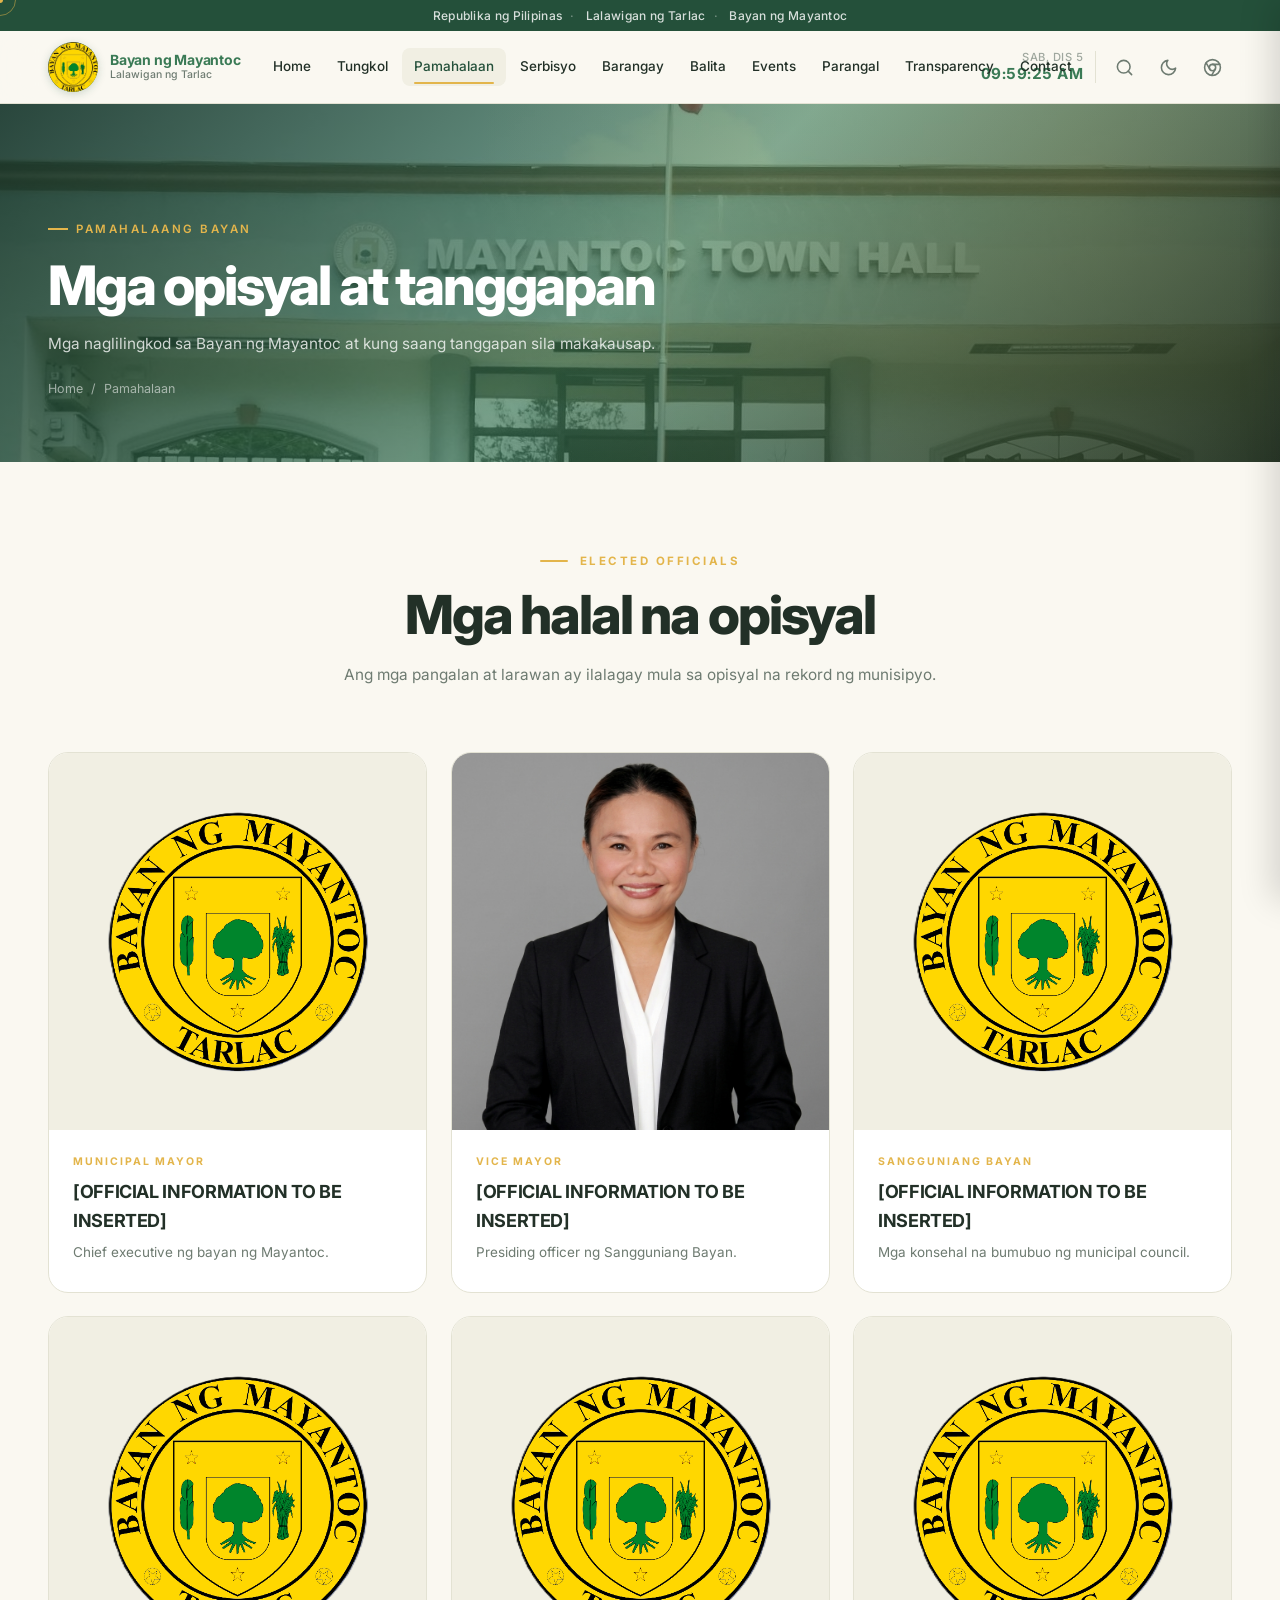
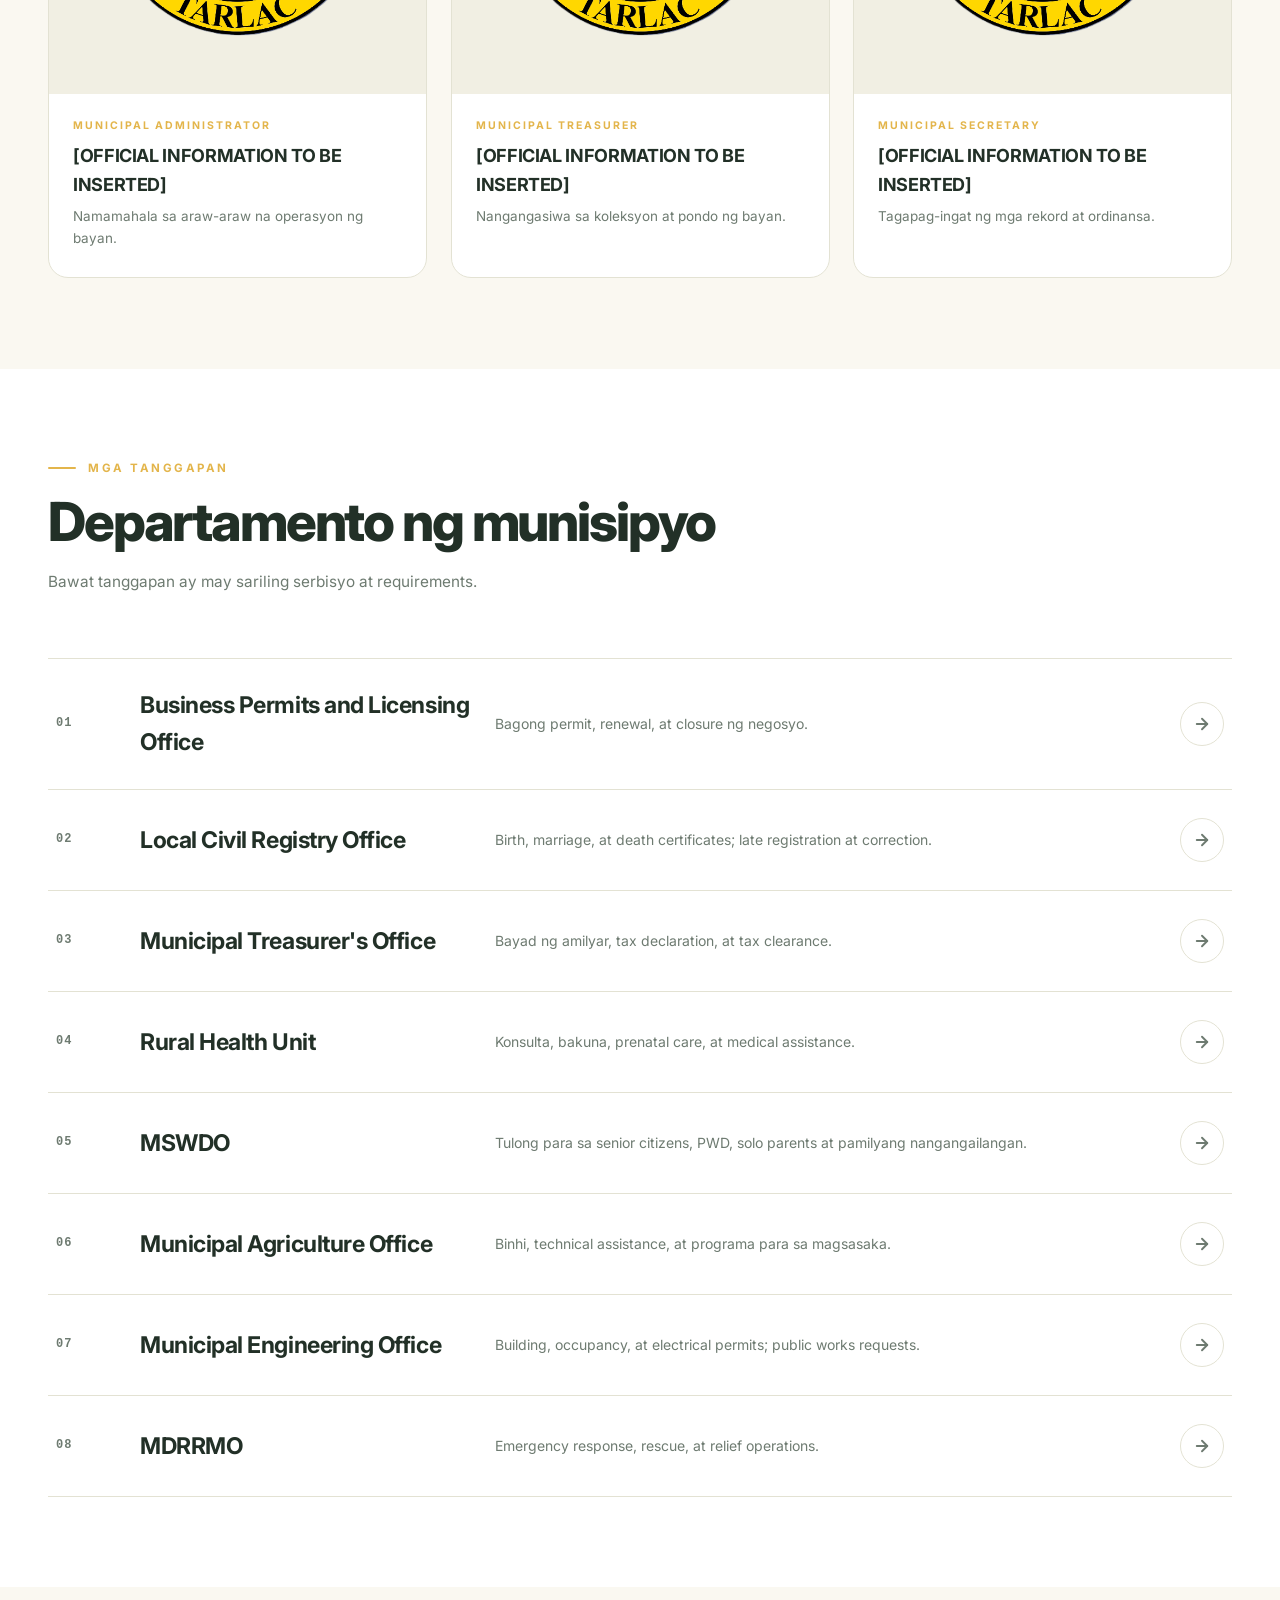
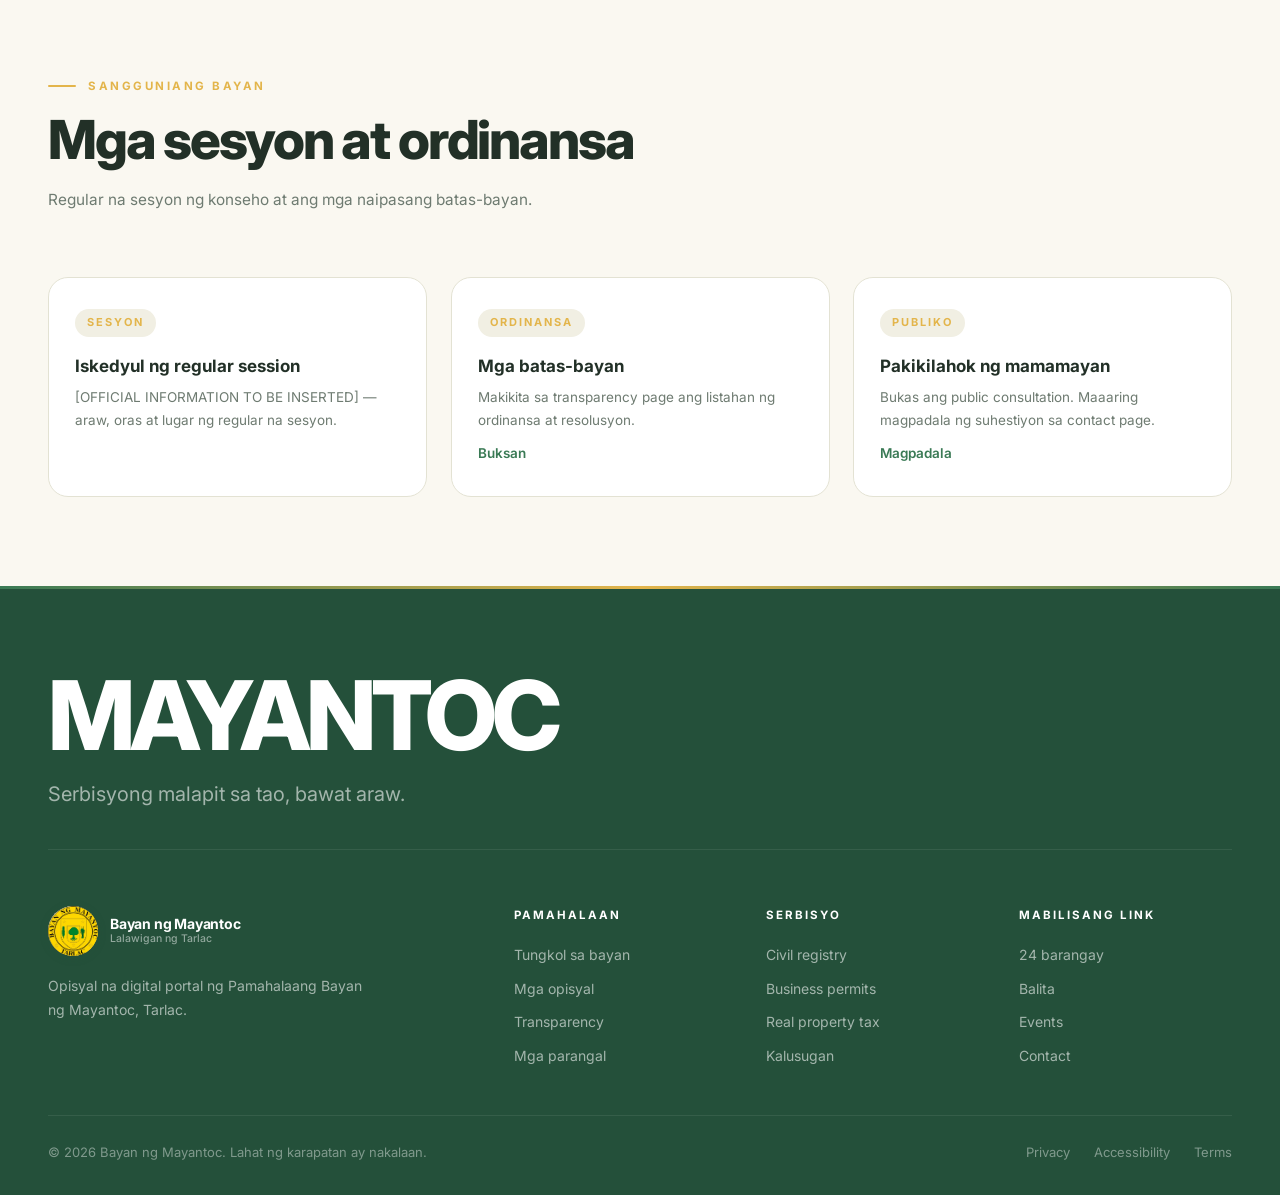
<file: government.html>
<!DOCTYPE html>
<html lang="tl">
<head>
  <meta charset="UTF-8" />
  <meta name="viewport" content="width=device-width, initial-scale=1.0, viewport-fit=cover" />
  <title>Pamahalaan · Bayan ng Mayantoc, Tarlac</title>
  <meta name="description" content="Mga opisyal, departamento at Sangguniang Bayan ng Mayantoc, Tarlac." />
  <meta name="theme-color" content="#24503A" />
  <meta property="og:title" content="Pamahalaan · Bayan ng Mayantoc" />
  <meta property="og:description" content="Mga opisyal, departamento at Sangguniang Bayan ng Mayantoc, Tarlac." />
  <meta property="og:type" content="website" />
  <link rel="icon" href="assets/mayantoc.jpg" />
  <link rel="preconnect" href="https://fonts.googleapis.com" />
  <link rel="preconnect" href="https://fonts.gstatic.com" crossorigin />
  <link href="https://fonts.googleapis.com/css2?family=Inter:opsz,wght@14..32,300;14..32,400;14..32,500;14..32,600;14..32,700;14..32,800;14..32,900&display=swap" rel="stylesheet" />
  <link rel="stylesheet" href="assets/style.css?v=2" />
  <link rel="manifest" href="manifest.webmanifest" />
  <link rel="apple-touch-icon" href="assets/icons/icon-192.png" />
  <meta name="mobile-web-app-capable" content="yes" />
  <meta name="apple-mobile-web-app-capable" content="yes" />
  <meta name="apple-mobile-web-app-title" content="Mayantoc" />
  <meta name="apple-mobile-web-app-status-bar-style" content="black-translucent" />
</head>
<body data-page="government.html">
  <a href="#main" class="skip-link">Skip to content</a>

  <div class="loader" id="loader" aria-hidden="true">
    <div class="loader__seal"><img class="js-logo" src="assets/mayantoc.jpg" alt="" /></div>
    <div class="loader__text">Mayantoc</div>
    <div class="loader__sub">Lalawigan ng Tarlac</div>
    <div class="loader__bar"><span></span></div>
  </div>

  <div class="scroll-progress" id="scrollProgress" aria-hidden="true"></div>
  <div class="cursor-dot" id="cursorDot" aria-hidden="true"></div>
  <div class="cursor-ring" id="cursorRing" aria-hidden="true"></div>

  <div class="top-bar">
    <div class="container">
      <span>Republika ng Pilipinas</span><span class="sep">·</span>
      <span>Lalawigan ng Tarlac</span><span class="sep">·</span>
      <span>Bayan ng Mayantoc</span>
    </div>
  </div>

  <header class="header" id="header">
    <div class="container header__inner">
      <a href="index.html" class="brand" aria-label="Bayan ng Mayantoc — Home">
        <div class="brand__seal" aria-hidden="true"><img class="js-logo" src="assets/mayantoc.jpg" alt="" /></div>
        <div class="brand__text">
          <span class="brand__name">Bayan ng Mayantoc</span>
          <span class="brand__sub">Lalawigan ng Tarlac</span>
        </div>
      </a>

      <nav class="nav" aria-label="Pangunahing nabigasyon">
        <a href="index.html" class="nav__link">Home</a>
        <a href="about.html" class="nav__link">Tungkol</a>
        <a href="government.html" class="nav__link active">Pamahalaan</a>
        <a href="services.html" class="nav__link">Serbisyo</a>
        <a href="barangays.html" class="nav__link">Barangay</a>
        <a href="news.html" class="nav__link">Balita</a>
        <a href="events.html" class="nav__link">Events</a>
        <a href="awards.html" class="nav__link">Parangal</a>
        <a href="transparency.html" class="nav__link">Transparency</a>
        <a href="contact.html" class="nav__link">Contact</a>
      </nav>
      
      <div class="header__actions">
      <!-- LIVE CLOCK -->
      <div class="header__clock" id="live-clock" aria-live="off">
        <span class="header__clock-date">--</span>
        <span class="header__clock-time">--:--</span>
      </div>
      
      
        <button class="icon-btn" aria-label="Buksan ang search" id="searchToggle">
          <svg viewBox="0 0 24 24" fill="none" stroke="currentColor" stroke-linecap="round" stroke-linejoin="round"><circle cx="11" cy="11" r="8"/><line x1="21" y1="21" x2="16.65" y2="16.65"/></svg>
        </button>
        <button class="icon-btn" aria-label="Ilipat sa dark mode" id="themeToggle">
          <svg id="themeIcon" viewBox="0 0 24 24" fill="none" stroke="currentColor" stroke-linecap="round" stroke-linejoin="round"><path d="M21 12.79A9 9 0 1 1 11.21 3 7 7 0 0 0 21 12.79z"/></svg>
        </button>
        <button class="icon-btn" aria-label="Accessibility options" id="a11yToggle" aria-expanded="false">
          <svg viewBox="0 0 24 24" fill="none" stroke="currentColor" stroke-linecap="round" stroke-linejoin="round"><circle cx="12" cy="12" r="10"/><circle cx="12" cy="12" r="4"/><line x1="21.17" y1="8" x2="12" y2="8"/><line x1="3.95" y1="6.06" x2="8.54" y2="14"/><line x1="10.88" y1="21.94" x2="15.46" y2="14"/></svg>
        </button>
        <button class="hamburger" id="hamburger" aria-label="Buksan ang menu" aria-expanded="false">
          <span></span><span></span><span></span>
        </button>
      </div>
    </div>
  </header>

  <div class="a11y-panel" id="a11yPanel" role="dialog" aria-label="Accessibility settings">
    <div class="a11y-panel__title">Accessibility</div>
    <div class="a11y-group">
      <div class="a11y-group__label">Laki ng teksto</div>
      <div class="a11y-buttons">
        <button class="a11y-btn" data-font="0.9">A−</button>
        <button class="a11y-btn active" data-font="1">A</button>
        <button class="a11y-btn" data-font="1.15">A+</button>
      </div>
    </div>
    <div class="a11y-group">
      <div class="a11y-group__label">Contrast</div>
      <div class="a11y-buttons">
        <button class="a11y-btn active" data-contrast="normal">Normal</button>
        <button class="a11y-btn" data-contrast="high">Mataas</button>
      </div>
    </div>
    <div class="a11y-group">
      <div class="a11y-group__label">Galaw</div>
      <div class="a11y-buttons">
        <button class="a11y-btn active" data-motion="normal">Normal</button>
        <button class="a11y-btn" data-motion="reduced">Bawas</button>
      </div>
    </div>
    <button class="a11y-reset" id="a11yReset">I-reset ang settings</button>
  </div>

  <div class="drawer-overlay" id="drawerOverlay" aria-hidden="true"></div>
  <aside class="drawer" id="drawer" role="dialog" aria-modal="true" aria-label="Mobile navigation">
    <div class="drawer__header">
      <div class="brand">
        <div class="brand__seal" aria-hidden="true"><img class="js-logo" src="assets/mayantoc.jpg" alt="" /></div>
        <div class="brand__text">
          <span class="brand__name">Mayantoc</span>
          <span class="brand__sub">Lalawigan ng Tarlac</span>
        </div>
      </div>
      <button class="drawer__close" id="drawerClose" aria-label="Isara ang menu">
        <svg width="18" height="18" viewBox="0 0 24 24" fill="none" stroke="currentColor" stroke-width="2" stroke-linecap="round"><line x1="18" y1="6" x2="6" y2="18"/><line x1="6" y1="6" x2="18" y2="18"/></svg>
      </button>
    </div>
    <nav class="drawer__nav" aria-label="Mobile navigation links">
      <a href="index.html" class="drawer__link">Home</a>
      <a href="about.html" class="drawer__link">Tungkol</a>
      <a href="government.html" class="drawer__link active">Pamahalaan</a>
      <a href="services.html" class="drawer__link">Serbisyo</a>
      <a href="barangays.html" class="drawer__link">Barangay</a>
      <a href="news.html" class="drawer__link">Balita</a>
      <a href="events.html" class="drawer__link">Events</a>
      <a href="awards.html" class="drawer__link">Parangal</a>
      <a href="transparency.html" class="drawer__link">Transparency</a>
      <a href="contact.html" class="drawer__link">Contact</a>
    </nav>
  </aside>

  <div class="search-overlay" id="searchOverlay" role="dialog" aria-modal="true" aria-label="Site search" style="position:fixed;inset:0;background:rgba(24,54,40,0.68);backdrop-filter:blur(8px);z-index:3000;opacity:0;visibility:hidden;transition:opacity .3s,visibility .3s;padding:80px 20px 20px;overflow-y:auto;">
    <div style="max-width:680px;margin:0 auto;background:var(--white);border-radius:var(--radius-lg);box-shadow:var(--shadow-xl);overflow:hidden;">
      <div style="position:relative;border-bottom:1px solid var(--border);">
        <svg style="position:absolute;left:22px;top:50%;transform:translateY(-50%);width:20px;height:20px;color:var(--muted);" viewBox="0 0 24 24" fill="none" stroke="currentColor" stroke-width="2" stroke-linecap="round" stroke-linejoin="round"><circle cx="11" cy="11" r="8"/><line x1="21" y1="21" x2="16.65" y2="16.65"/></svg>
        <input type="text" id="siteSearchInput" placeholder="Maghanap ng serbisyo, barangay, dokumento…" aria-label="Search site" autocomplete="off" style="width:100%;padding:22px 60px 22px 58px;border:none;background:transparent;font-family:inherit;font-size:17px;color:var(--ink);outline:none;" />
        <button id="searchClose" aria-label="Isara ang search" style="position:absolute;right:16px;top:50%;transform:translateY(-50%);width:36px;height:36px;border-radius:50%;display:flex;align-items:center;justify-content:center;color:var(--muted);">
          <svg width="18" height="18" viewBox="0 0 24 24" fill="none" stroke="currentColor" stroke-width="2" stroke-linecap="round"><line x1="18" y1="6" x2="6" y2="18"/><line x1="6" y1="6" x2="18" y2="18"/></svg>
        </button>
      </div>
      <div id="searchResults" style="max-height:440px;overflow-y:auto;"></div>
    </div>
  </div>

  <main id="main">

    <section class="page-header">
      <div class="container">
        <div class="page-header__eyebrow">Pamahalaang bayan</div>
        <h1>Mga opisyal at tanggapan</h1>
        <p>Mga naglilingkod sa Bayan ng Mayantoc at kung saang tanggapan sila makakausap.</p>
        <div class="page-header__crumbs"><a href="index.html">Home</a> <span>/</span> <span>Pamahalaan</span></div>
      </div>
    </section>

    <section class="section">
      <div class="container">
        <div class="section__header section__header--center reveal">
          <div class="section__label">Elected officials</div>
          <h2 class="section__title">Mga halal na opisyal</h2>
          <p class="section__sub">Ang mga pangalan at larawan ay ilalagay mula sa opisyal na rekord ng munisipyo.</p>
        </div>
        <div class="leadership-grid" id="leadershipGrid">

          <!-- 1. MUNICIPAL MAYOR -->
          <article class="leader-card reveal">
            <div class="leader-card__img">
              <img src="assets/mayantoc.png" alt="Mayor June Pobre" loading="lazy" style="object-position: 50% 18%;" />
            </div>
            <div class="leader-card__body">
              <div class="leader-card__role">Municipal Mayor</div>
              <div class="leader-card__name">[OFFICIAL INFORMATION TO BE INSERTED]</div>
              <div class="leader-card__desc">Chief executive ng bayan ng Mayantoc.</div>
            </div>
          </article>

          <!-- 2. VICE MAYOR -->
          <article class="leader-card reveal">
            <div class="leader-card__img">
              <img src="assets/Vice Mayor.jpg" alt="Vice Mayor Venus Razalan Tomas" loading="lazy" style="object-position: 50% 18%;" />
            </div>
            <div class="leader-card__body">
              <div class="leader-card__role">Vice Mayor</div>
              <div class="leader-card__name">[OFFICIAL INFORMATION TO BE INSERTED]</div>
              <div class="leader-card__desc">Presiding officer ng Sangguniang Bayan.</div>
            </div>
          </article>

          <!-- 3. SANGGUNIANG BAYAN -->
          <article class="leader-card reveal">
            <div class="leader-card__img">
              <img src="assets/mayantoc.png" alt="Vice Mayor Venus Razalan Tomas" loading="lazy" style="object-position: 50% 18%;" />
            </div>
            <div class="leader-card__body">
              <div class="leader-card__role">Sangguniang Bayan</div>
              <div class="leader-card__name">[OFFICIAL INFORMATION TO BE INSERTED]</div>
              <div class="leader-card__desc">Mga konsehal na bumubuo ng municipal council.</div>
            </div>
          </article>

          <!-- 4. MUNICIPAL ADMINISTRATOR -->
          <article class="leader-card reveal">
            <div class="leader-card__img">
              <img src="assets/mayantoc.png" alt="Vice Mayor Venus Razalan Tomas" loading="lazy" style="object-position: 50% 18%;" />
            </div>
            <div class="leader-card__body">
              <div class="leader-card__role">Municipal Administrator</div>
              <div class="leader-card__name">[OFFICIAL INFORMATION TO BE INSERTED]</div>
              <div class="leader-card__desc">Namamahala sa araw-araw na operasyon ng bayan.</div>
            </div>
          </article>

          <!-- 5. MUNICIPAL TREASURER -->
          <article class="leader-card reveal">
            <div class="leader-card__img">
              <img src="assets/mayantoc.png" alt="Vice Mayor Venus Razalan Tomas" loading="lazy" style="object-position: 50% 18%;" />
            </div>
            <div class="leader-card__body">
              <div class="leader-card__role">Municipal Treasurer</div>
              <div class="leader-card__name">[OFFICIAL INFORMATION TO BE INSERTED]</div>
              <div class="leader-card__desc">Nangangasiwa sa koleksyon at pondo ng bayan.</div>
            </div>
          </article>

          <!-- 6. MUNICIPAL SECRETARY -->
          <article class="leader-card reveal">
            <div class="leader-card__img">
              <img src="assets/mayantoc.png" alt="Vice Mayor Venus Razalan Tomas" loading="lazy" style="object-position: 50% 18%;" />
            </div>
            <div class="leader-card__body">
              <div class="leader-card__role">Municipal Secretary</div>
              <div class="leader-card__name">[OFFICIAL INFORMATION TO BE INSERTED]</div>
              <div class="leader-card__desc">Tagapag-ingat ng mga rekord at ordinansa.</div>
            </div>
          </article>

        </div>
      </div>
    </section>

    <section class="section section--alt">
      <div class="container">
        <div class="section__header reveal">
          <div class="section__label">Mga tanggapan</div>
          <h2 class="section__title">Departamento ng munisipyo</h2>
          <p class="section__sub">Bawat tanggapan ay may sariling serbisyo at requirements.</p>
        </div>
        <div class="services-list" id="deptList"></div>
      </div>
    </section>

    <section class="section">
      <div class="container">
        <div class="section__header reveal">
          <div class="section__label">Sangguniang Bayan</div>
          <h2 class="section__title">Mga sesyon at ordinansa</h2>
          <p class="section__sub">Regular na sesyon ng konseho at ang mga naipasang batas-bayan.</p>
        </div>
        <div class="award-grid">
          <article class="award-card reveal">
            <div class="award-card__year">Sesyon</div>
            <h3 class="award-card__title">Iskedyul ng regular session</h3>
            <p class="award-card__body">[OFFICIAL INFORMATION TO BE INSERTED] — araw, oras at lugar ng regular na sesyon.</p>
          </article>
          <article class="award-card reveal">
            <div class="award-card__year">Ordinansa</div>
            <h3 class="award-card__title">Mga batas-bayan</h3>
            <p class="award-card__body">Makikita sa transparency page ang listahan ng ordinansa at resolusyon.</p>
            <a class="news-featured__link" href="transparency.html" style="margin-top:12px;display:inline-flex;">Buksan</a>
          </article>
          <article class="award-card reveal">
            <div class="award-card__year">Publiko</div>
            <h3 class="award-card__title">Pakikilahok ng mamamayan</h3>
            <p class="award-card__body">Bukas ang public consultation. Maaaring magpadala ng suhestiyon sa contact page.</p>
            <a class="news-featured__link" href="contact.html" style="margin-top:12px;display:inline-flex;">Magpadala</a>
          </article>
        </div>
      </div>
    </section>

  </main>

  <footer class="footer" role="contentinfo">
    <div class="container">
      <div class="footer__hero">
        <div class="footer__hero-title">MAYANTOC</div>
        <div class="footer__hero-sub">Serbisyong malapit sa tao, bawat araw.</div>
      </div>

      <div class="footer__grid">
        <div>
          <div class="footer__brand">
            <div class="brand__seal" aria-hidden="true"><img class="js-logo" src="assets/mayantoc.jpg" alt="" /></div>
            <div class="brand__text">
              <span class="brand__name">Bayan ng Mayantoc</span>
              <span class="brand__sub">Lalawigan ng Tarlac</span>
            </div>
          </div>
          <p class="footer__desc">Opisyal na digital portal ng Pamahalaang Bayan ng Mayantoc, Tarlac.</p>
        </div>
        <div>
          <h3 class="footer__title">Pamahalaan</h3>
          <div class="footer__links">
            <a href="about.html">Tungkol sa bayan</a>
            <a href="government.html">Mga opisyal</a>
            <a href="transparency.html">Transparency</a>
            <a href="awards.html">Mga parangal</a>
          </div>
        </div>
        <div>
          <h3 class="footer__title">Serbisyo</h3>
          <div class="footer__links">
            <a href="services.html">Civil registry</a>
            <a href="services.html">Business permits</a>
            <a href="services.html">Real property tax</a>
            <a href="services.html">Kalusugan</a>
          </div>
        </div>
        <div>
          <h3 class="footer__title">Mabilisang link</h3>
          <div class="footer__links">
            <a href="barangays.html">24 barangay</a>
            <a href="news.html">Balita</a>
            <a href="events.html">Events</a>
            <a href="contact.html">Contact</a>
          </div>
        </div>
      </div>

      <div class="footer__bottom">
        <span>© 2026 Bayan ng Mayantoc. Lahat ng karapatan ay nakalaan.</span>
        <div class="footer__bottom-links">
          <a href="contact.html">Privacy</a>
          <a href="contact.html">Accessibility</a>
          <a href="contact.html">Terms</a>
        </div>
      </div>
    </div>
  </footer>

  <button class="back-to-top" id="backToTop" aria-label="Balik sa itaas">
    <svg viewBox="0 0 24 24" fill="none" stroke="currentColor" stroke-width="2.5" stroke-linecap="round" stroke-linejoin="round"><line x1="12" y1="19" x2="12" y2="5"/><polyline points="5 12 12 5 19 12"/></svg>
  </button>

  <script src="assets/data.js?v=2"></script>
  <script src="assets/app.js?v=2"></script>

  <script>

  (function () {
    const D = MAY.DATA, I = MAY.ICONS, $ = MAY.$;
    // NOTE: Ang "Mga halal na opisyal" cards sa itaas ay static HTML na
    // ngayon (direkta sa loob ng government.html) — hindi na ito
    // ginagawa gamit ang JavaScript, para diretso na lang ang pag-edit.

    $('#deptList').innerHTML = D.services.map((s, i) => `
      <a class="service-row reveal" href="services.html">
        <div class="service-row__num">${String(i + 1).padStart(2, '0')}</div>
        <div class="service-row__name">${s.office}</div>
        <div class="service-row__desc">${s.desc}</div>
        <div class="service-row__arrow"><svg width="18" height="18" viewBox="0 0 24 24" fill="none" stroke="currentColor" stroke-width="2.5" stroke-linecap="round" stroke-linejoin="round">${I.arrow}</svg></div>
      </a>`).join('');

    MAY.observeReveals();
  })();

  </script>
  <script>
    if ('serviceWorker' in navigator) {
      window.addEventListener('load', function () {
        navigator.serviceWorker.register('sw.js').catch(function (e) { console.warn('SW failed', e); });
      });
    }
  </script>
</body>
</html>
</file>
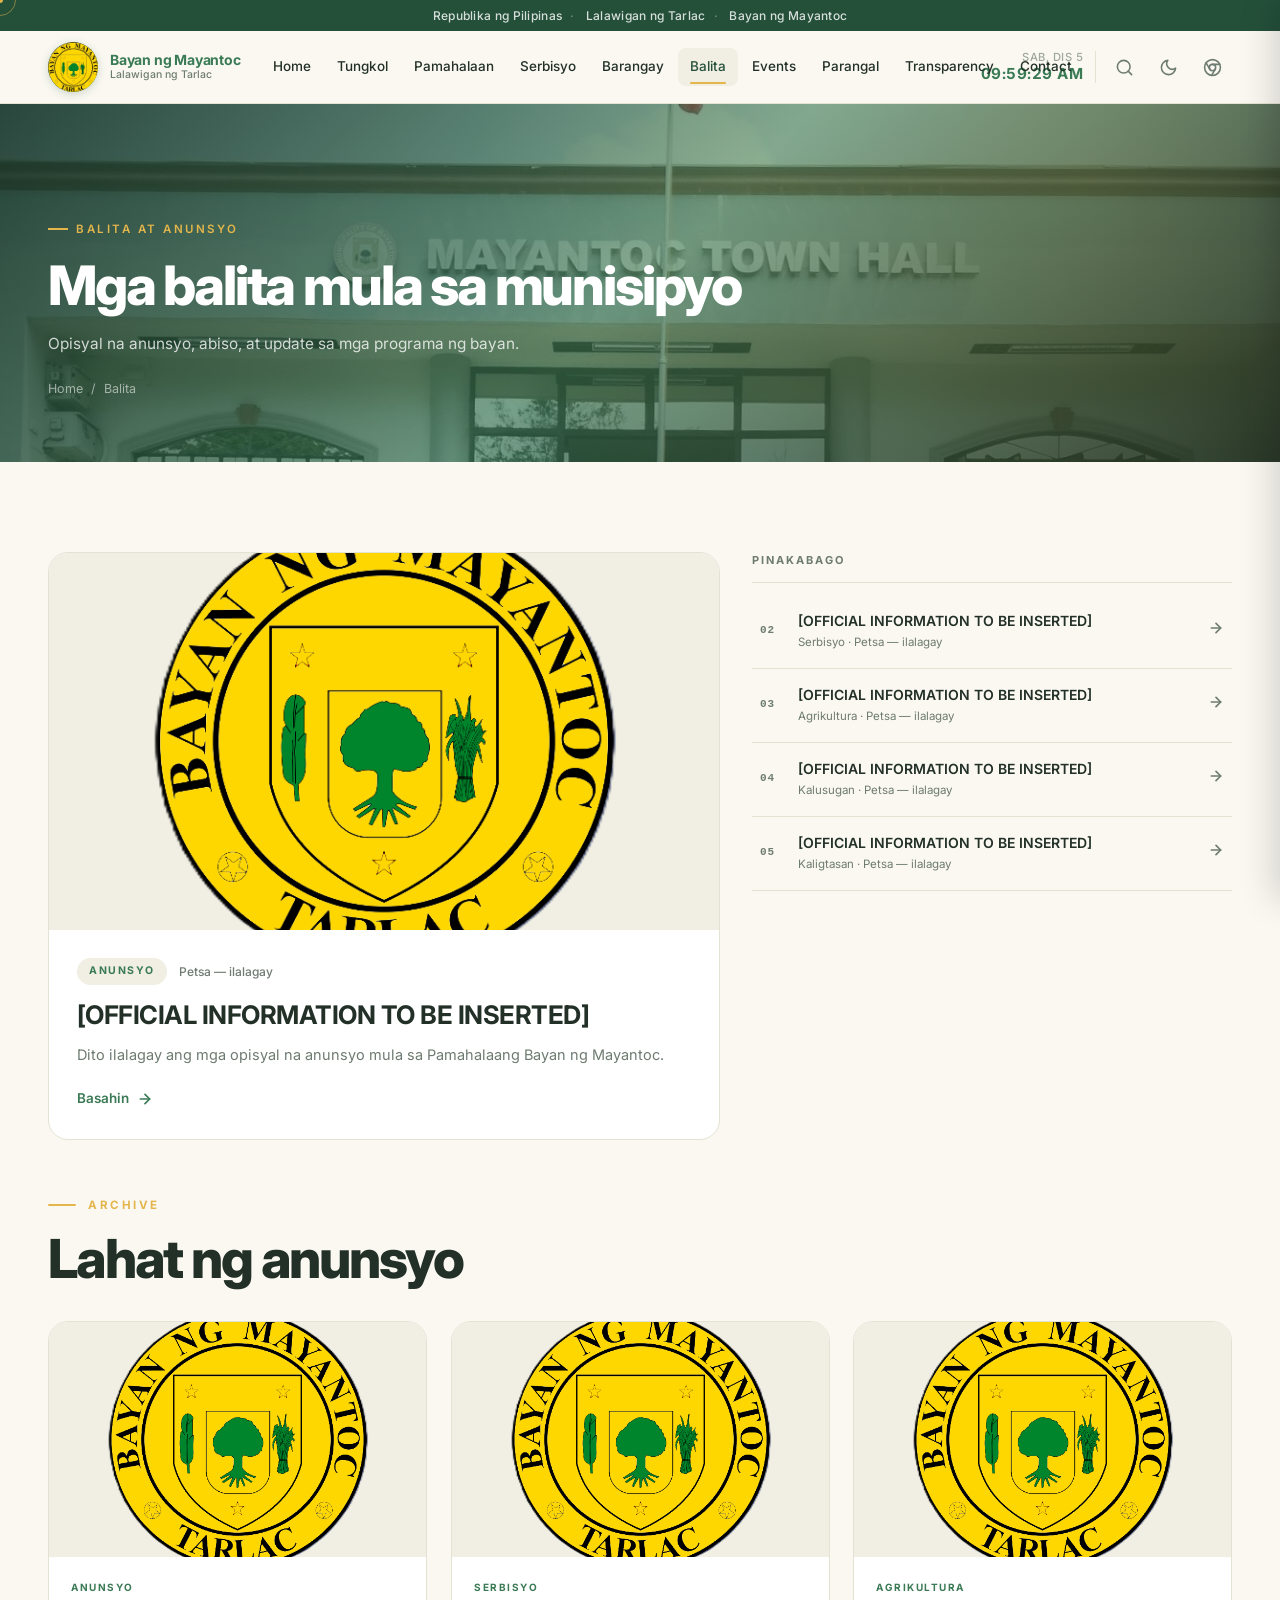
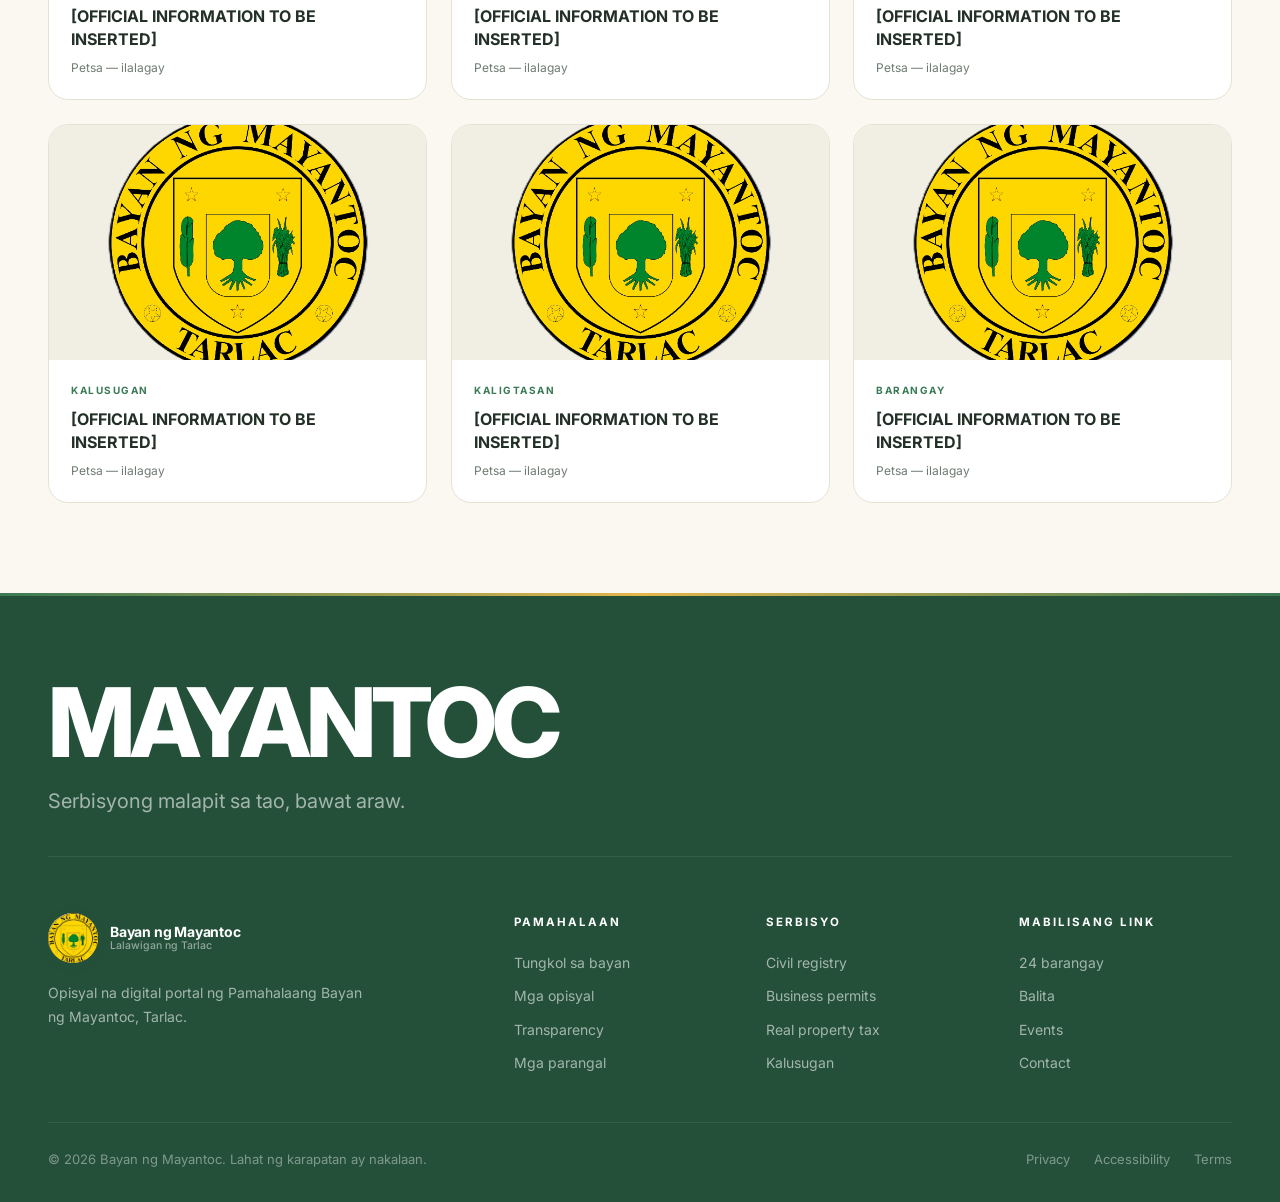
<file: news.html>
<!DOCTYPE html>
<html lang="tl">
<head>
  <meta charset="UTF-8" />
  <meta name="viewport" content="width=device-width, initial-scale=1.0, viewport-fit=cover" />
  <title>Balita · Bayan ng Mayantoc, Tarlac</title>
  <meta name="description" content="Mga opisyal na balita at anunsyo ng Bayan ng Mayantoc." />
  <meta name="theme-color" content="#24503A" />
  <meta property="og:title" content="Balita · Bayan ng Mayantoc" />
  <meta property="og:description" content="Mga opisyal na balita at anunsyo ng Bayan ng Mayantoc." />
  <meta property="og:type" content="website" />
  <link rel="icon" href="assets/mayantoc.jpg" />
  <link rel="preconnect" href="https://fonts.googleapis.com" />
  <link rel="preconnect" href="https://fonts.gstatic.com" crossorigin />
  <link href="https://fonts.googleapis.com/css2?family=Inter:opsz,wght@14..32,300;14..32,400;14..32,500;14..32,600;14..32,700;14..32,800;14..32,900&display=swap" rel="stylesheet" />
  <link rel="stylesheet" href="assets/style.css?v=2" />
  <link rel="manifest" href="manifest.webmanifest" />
  <link rel="apple-touch-icon" href="assets/icons/icon-192.png" />
  <meta name="mobile-web-app-capable" content="yes" />
  <meta name="apple-mobile-web-app-capable" content="yes" />
  <meta name="apple-mobile-web-app-title" content="Mayantoc" />
  <meta name="apple-mobile-web-app-status-bar-style" content="black-translucent" />
</head>
<body data-page="news.html">
  <a href="#main" class="skip-link">Skip to content</a>

  <div class="loader" id="loader" aria-hidden="true">
    <div class="loader__seal"><img class="js-logo" src="assets/mayantoc.jpg" alt="" /></div>
    <div class="loader__text">Mayantoc</div>
    <div class="loader__sub">Lalawigan ng Tarlac</div>
    <div class="loader__bar"><span></span></div>
  </div>

  <div class="scroll-progress" id="scrollProgress" aria-hidden="true"></div>
  <div class="cursor-dot" id="cursorDot" aria-hidden="true"></div>
  <div class="cursor-ring" id="cursorRing" aria-hidden="true"></div>

  <div class="top-bar">
    <div class="container">
      <span>Republika ng Pilipinas</span><span class="sep">·</span>
      <span>Lalawigan ng Tarlac</span><span class="sep">·</span>
      <span>Bayan ng Mayantoc</span>
    </div>
  </div>

  <header class="header" id="header">
    <div class="container header__inner">
      <a href="index.html" class="brand" aria-label="Bayan ng Mayantoc — Home">
        <div class="brand__seal" aria-hidden="true"><img class="js-logo" src="assets/mayantoc.jpg" alt="" /></div>
        <div class="brand__text">
          <span class="brand__name">Bayan ng Mayantoc</span>
          <span class="brand__sub">Lalawigan ng Tarlac</span>
        </div>
      </a>

      <nav class="nav" aria-label="Pangunahing nabigasyon">
        <a href="index.html" class="nav__link">Home</a>
        <a href="about.html" class="nav__link">Tungkol</a>
        <a href="government.html" class="nav__link">Pamahalaan</a>
        <a href="services.html" class="nav__link">Serbisyo</a>
        <a href="barangays.html" class="nav__link">Barangay</a>
        <a href="news.html" class="nav__link active">Balita</a>
        <a href="events.html" class="nav__link">Events</a>
        <a href="awards.html" class="nav__link">Parangal</a>
        <a href="transparency.html" class="nav__link">Transparency</a>
        <a href="contact.html" class="nav__link">Contact</a>
      </nav>
      <div class="header__actions">
      <!-- LIVE CLOCK -->
      <div class="header__clock" id="live-clock" aria-live="off">
        <span class="header__clock-date">--</span>
        <span class="header__clock-time">--:--</span>
      </div>
      
        <button class="icon-btn" aria-label="Buksan ang search" id="searchToggle">
          <svg viewBox="0 0 24 24" fill="none" stroke="currentColor" stroke-linecap="round" stroke-linejoin="round"><circle cx="11" cy="11" r="8"/><line x1="21" y1="21" x2="16.65" y2="16.65"/></svg>
        </button>
        <button class="icon-btn" aria-label="Ilipat sa dark mode" id="themeToggle">
          <svg id="themeIcon" viewBox="0 0 24 24" fill="none" stroke="currentColor" stroke-linecap="round" stroke-linejoin="round"><path d="M21 12.79A9 9 0 1 1 11.21 3 7 7 0 0 0 21 12.79z"/></svg>
        </button>
        <button class="icon-btn" aria-label="Accessibility options" id="a11yToggle" aria-expanded="false">
          <svg viewBox="0 0 24 24" fill="none" stroke="currentColor" stroke-linecap="round" stroke-linejoin="round"><circle cx="12" cy="12" r="10"/><circle cx="12" cy="12" r="4"/><line x1="21.17" y1="8" x2="12" y2="8"/><line x1="3.95" y1="6.06" x2="8.54" y2="14"/><line x1="10.88" y1="21.94" x2="15.46" y2="14"/></svg>
        </button>
        <button class="hamburger" id="hamburger" aria-label="Buksan ang menu" aria-expanded="false">
          <span></span><span></span><span></span>
        </button>
      </div>
    </div>
  </header>

  <div class="a11y-panel" id="a11yPanel" role="dialog" aria-label="Accessibility settings">
    <div class="a11y-panel__title">Accessibility</div>
    <div class="a11y-group">
      <div class="a11y-group__label">Laki ng teksto</div>
      <div class="a11y-buttons">
        <button class="a11y-btn" data-font="0.9">A−</button>
        <button class="a11y-btn active" data-font="1">A</button>
        <button class="a11y-btn" data-font="1.15">A+</button>
      </div>
    </div>
    <div class="a11y-group">
      <div class="a11y-group__label">Contrast</div>
      <div class="a11y-buttons">
        <button class="a11y-btn active" data-contrast="normal">Normal</button>
        <button class="a11y-btn" data-contrast="high">Mataas</button>
      </div>
    </div>
    <div class="a11y-group">
      <div class="a11y-group__label">Galaw</div>
      <div class="a11y-buttons">
        <button class="a11y-btn active" data-motion="normal">Normal</button>
        <button class="a11y-btn" data-motion="reduced">Bawas</button>
      </div>
    </div>
    <button class="a11y-reset" id="a11yReset">I-reset ang settings</button>
  </div>

  <div class="drawer-overlay" id="drawerOverlay" aria-hidden="true"></div>
  <aside class="drawer" id="drawer" role="dialog" aria-modal="true" aria-label="Mobile navigation">
    <div class="drawer__header">
      <div class="brand">
        <div class="brand__seal" aria-hidden="true"><img class="js-logo" src="assets/mayantoc.jpg" alt="" /></div>
        <div class="brand__text">
          <span class="brand__name">Mayantoc</span>
          <span class="brand__sub">Lalawigan ng Tarlac</span>
        </div>
      </div>
      <button class="drawer__close" id="drawerClose" aria-label="Isara ang menu">
        <svg width="18" height="18" viewBox="0 0 24 24" fill="none" stroke="currentColor" stroke-width="2" stroke-linecap="round"><line x1="18" y1="6" x2="6" y2="18"/><line x1="6" y1="6" x2="18" y2="18"/></svg>
      </button>
    </div>
    <nav class="drawer__nav" aria-label="Mobile navigation links">
      <a href="index.html" class="drawer__link">Home</a>
      <a href="about.html" class="drawer__link">Tungkol</a>
      <a href="government.html" class="drawer__link">Pamahalaan</a>
      <a href="services.html" class="drawer__link">Serbisyo</a>
      <a href="barangays.html" class="drawer__link">Barangay</a>
      <a href="news.html" class="drawer__link active">Balita</a>
      <a href="events.html" class="drawer__link">Events</a>
      <a href="awards.html" class="drawer__link">Parangal</a>
      <a href="transparency.html" class="drawer__link">Transparency</a>
      <a href="contact.html" class="drawer__link">Contact</a>
    </nav>
  </aside>

  <div class="search-overlay" id="searchOverlay" role="dialog" aria-modal="true" aria-label="Site search" style="position:fixed;inset:0;background:rgba(24,54,40,0.68);backdrop-filter:blur(8px);z-index:3000;opacity:0;visibility:hidden;transition:opacity .3s,visibility .3s;padding:80px 20px 20px;overflow-y:auto;">
    <div style="max-width:680px;margin:0 auto;background:var(--white);border-radius:var(--radius-lg);box-shadow:var(--shadow-xl);overflow:hidden;">
      <div style="position:relative;border-bottom:1px solid var(--border);">
        <svg style="position:absolute;left:22px;top:50%;transform:translateY(-50%);width:20px;height:20px;color:var(--muted);" viewBox="0 0 24 24" fill="none" stroke="currentColor" stroke-width="2" stroke-linecap="round" stroke-linejoin="round"><circle cx="11" cy="11" r="8"/><line x1="21" y1="21" x2="16.65" y2="16.65"/></svg>
        <input type="text" id="siteSearchInput" placeholder="Maghanap ng serbisyo, barangay, dokumento…" aria-label="Search site" autocomplete="off" style="width:100%;padding:22px 60px 22px 58px;border:none;background:transparent;font-family:inherit;font-size:17px;color:var(--ink);outline:none;" />
        <button id="searchClose" aria-label="Isara ang search" style="position:absolute;right:16px;top:50%;transform:translateY(-50%);width:36px;height:36px;border-radius:50%;display:flex;align-items:center;justify-content:center;color:var(--muted);">
          <svg width="18" height="18" viewBox="0 0 24 24" fill="none" stroke="currentColor" stroke-width="2" stroke-linecap="round"><line x1="18" y1="6" x2="6" y2="18"/><line x1="6" y1="6" x2="18" y2="18"/></svg>
        </button>
      </div>
      <div id="searchResults" style="max-height:440px;overflow-y:auto;"></div>
    </div>
  </div>

  <main id="main">

    <section class="page-header">
      <div class="container">
        <div class="page-header__eyebrow">Balita at anunsyo</div>
        <h1>Mga balita mula sa munisipyo</h1>
        <p>Opisyal na anunsyo, abiso, at update sa mga programa ng bayan.</p>
        <div class="page-header__crumbs"><a href="index.html">Home</a> <span>/</span> <span>Balita</span></div>
      </div>
    </section>

    <section class="section">
      <div class="container">
        <div class="news-editorial" style="margin-bottom:56px;">
          <article class="news-featured reveal" id="newsFeatured"></article>
          <div class="news-side reveal">
            <div class="news-side__header">Pinakabago</div>
            <div id="newsSideList"></div>
          </div>
        </div>

        <div class="section__header reveal" style="margin-bottom:32px;">
          <div class="section__label">Archive</div>
          <h2 class="section__title">Lahat ng anunsyo</h2>
        </div>
        <div class="news-grid" id="newsGrid"></div>
      </div>
    </section>

  </main>

  <footer class="footer" role="contentinfo">
    <div class="container">
      <div class="footer__hero">
        <div class="footer__hero-title">MAYANTOC</div>
        <div class="footer__hero-sub">Serbisyong malapit sa tao, bawat araw.</div>
      </div>

      <div class="footer__grid">
        <div>
          <div class="footer__brand">
            <div class="brand__seal" aria-hidden="true"><img class="js-logo" src="assets/mayantoc.jpg" alt="" /></div>
            <div class="brand__text">
              <span class="brand__name">Bayan ng Mayantoc</span>
              <span class="brand__sub">Lalawigan ng Tarlac</span>
            </div>
          </div>
          <p class="footer__desc">Opisyal na digital portal ng Pamahalaang Bayan ng Mayantoc, Tarlac.</p>
        </div>
        <div>
          <h3 class="footer__title">Pamahalaan</h3>
          <div class="footer__links">
            <a href="about.html">Tungkol sa bayan</a>
            <a href="government.html">Mga opisyal</a>
            <a href="transparency.html">Transparency</a>
            <a href="awards.html">Mga parangal</a>
          </div>
        </div>
        <div>
          <h3 class="footer__title">Serbisyo</h3>
          <div class="footer__links">
            <a href="services.html">Civil registry</a>
            <a href="services.html">Business permits</a>
            <a href="services.html">Real property tax</a>
            <a href="services.html">Kalusugan</a>
          </div>
        </div>
        <div>
          <h3 class="footer__title">Mabilisang link</h3>
          <div class="footer__links">
            <a href="barangays.html">24 barangay</a>
            <a href="news.html">Balita</a>
            <a href="events.html">Events</a>
            <a href="contact.html">Contact</a>
          </div>
        </div>
      </div>

      <div class="footer__bottom">
        <span>© 2026 Bayan ng Mayantoc. Lahat ng karapatan ay nakalaan.</span>
        <div class="footer__bottom-links">
          <a href="contact.html">Privacy</a>
          <a href="contact.html">Accessibility</a>
          <a href="contact.html">Terms</a>
        </div>
      </div>
    </div>
  </footer>

  <button class="back-to-top" id="backToTop" aria-label="Balik sa itaas">
    <svg viewBox="0 0 24 24" fill="none" stroke="currentColor" stroke-width="2.5" stroke-linecap="round" stroke-linejoin="round"><line x1="12" y1="19" x2="12" y2="5"/><polyline points="5 12 12 5 19 12"/></svg>
  </button>

  <script src="assets/data.js?v=2"></script>
  <script src="assets/app.js?v=2"></script>

  <script>

  (function () {
    const D = MAY.DATA, I = MAY.ICONS, $ = MAY.$;
    const f = D.news[0];
    $('#newsFeatured').innerHTML = `
      <div class="news-featured__img"><img src="${f.img}" alt="" loading="lazy" /></div>
      <div class="news-featured__body">
        <div class="news-featured__meta">
          <span class="news-featured__cat">${f.cat}</span>
          <span class="news-featured__date">${f.date}</span>
        </div>
        <h3 class="news-featured__title">${f.title}</h3>
        <p class="news-featured__excerpt">${f.excerpt}</p>
        <span class="news-featured__link">Basahin
          <svg width="16" height="16" viewBox="0 0 24 24" fill="none" stroke="currentColor" stroke-width="2.5" stroke-linecap="round" stroke-linejoin="round">${I.arrow}</svg>
        </span>
      </div>`;

    $('#newsSideList').innerHTML = D.news.slice(1, 5).map((n, i) => `
      <div class="news-side__item">
        <span class="news-side__num">${String(i + 2).padStart(2, '0')}</span>
        <div class="news-side__body">
          <div class="news-side__title">${n.title}</div>
          <div class="news-side__date">${n.cat} · ${n.date}</div>
        </div>
        <span class="news-side__arrow"><svg width="16" height="16" viewBox="0 0 24 24" fill="none" stroke="currentColor" stroke-width="2.5" stroke-linecap="round" stroke-linejoin="round">${I.arrow}</svg></span>
      </div>`).join('');

    $('#newsGrid').innerHTML = D.news.map(n => `
      <article class="news-card reveal">
        <div class="news-card__img"><img src="${n.img}" alt="" loading="lazy" /></div>
        <div class="news-card__body">
          <span class="news-card__cat">${n.cat}</span>
          <h3 class="news-card__title">${n.title}</h3>
          <div class="news-card__date">${n.date}</div>
        </div>
      </article>`).join('');

    MAY.observeReveals();
  })();

  </script>
  <script>
    if ('serviceWorker' in navigator) {
      window.addEventListener('load', function () {
        navigator.serviceWorker.register('sw.js').catch(function (e) { console.warn('SW failed', e); });
      });
    }
  </script>
</body>
</html>
</file>
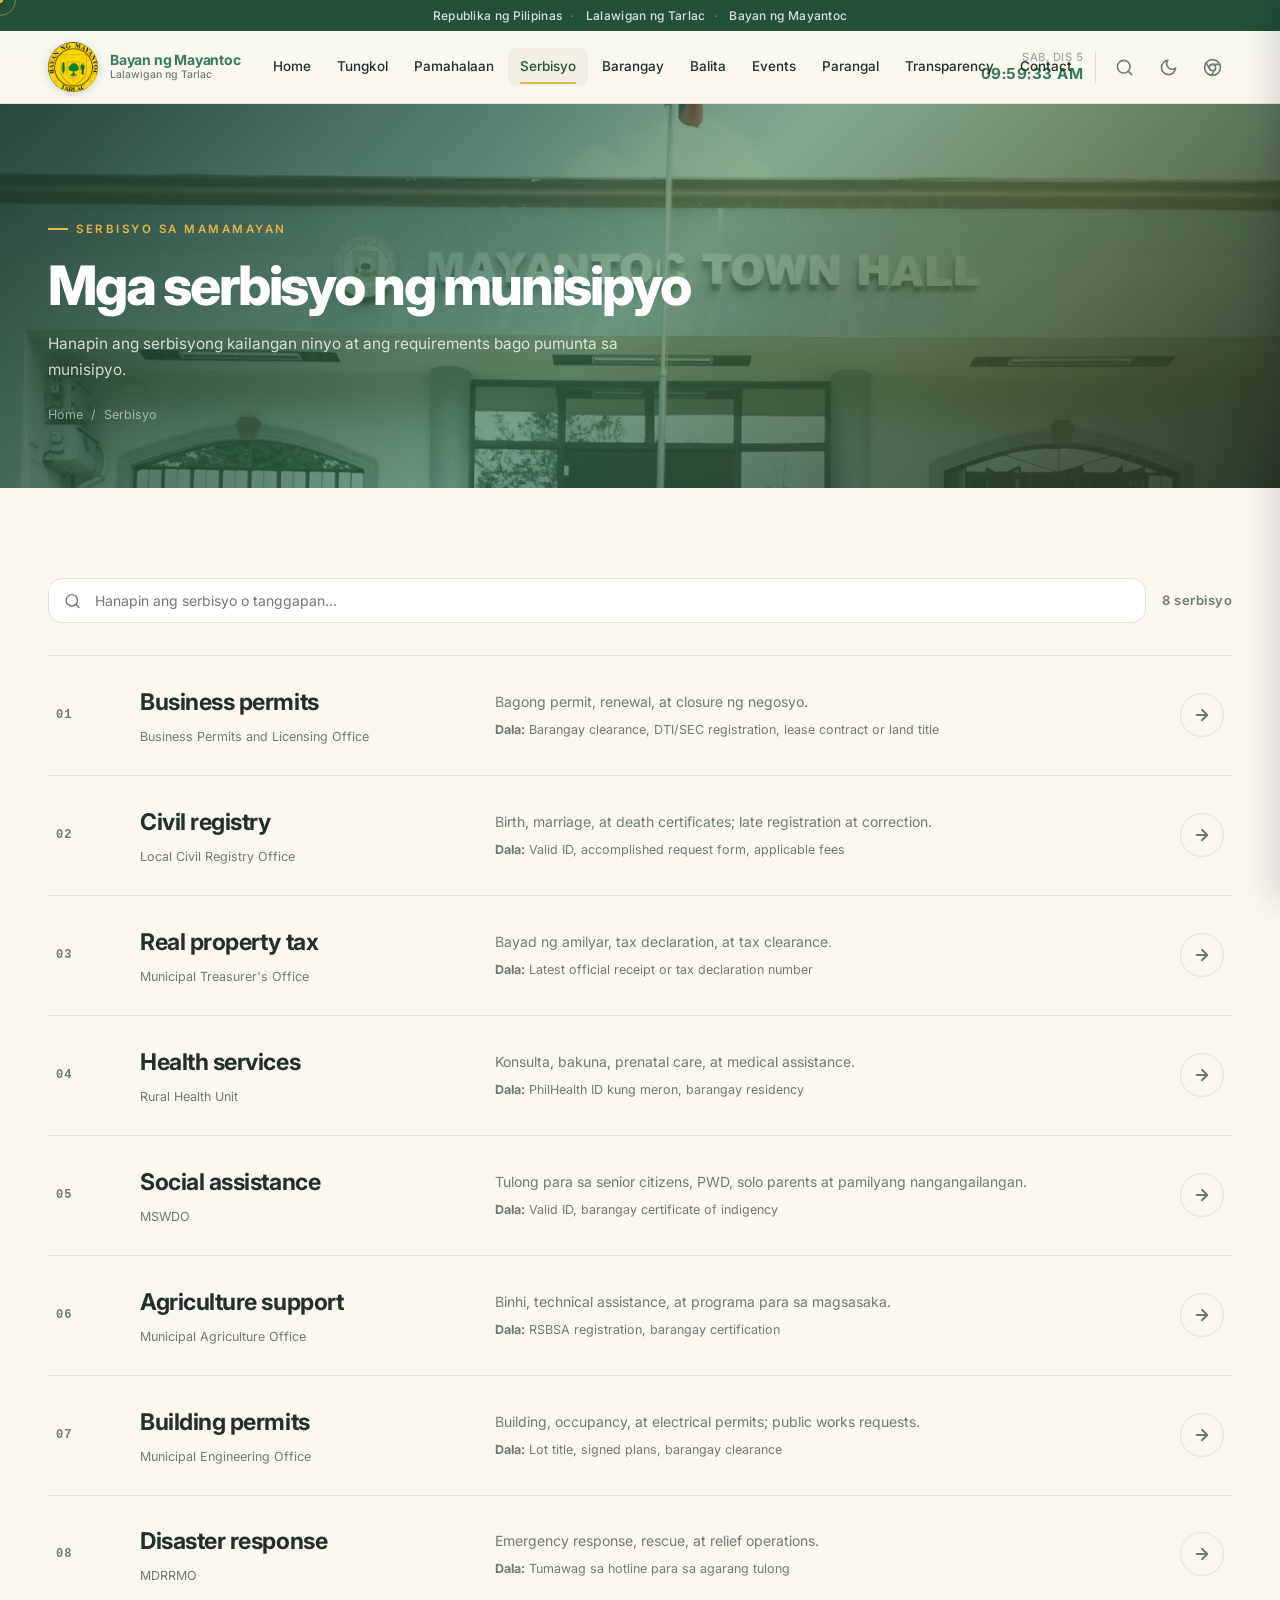
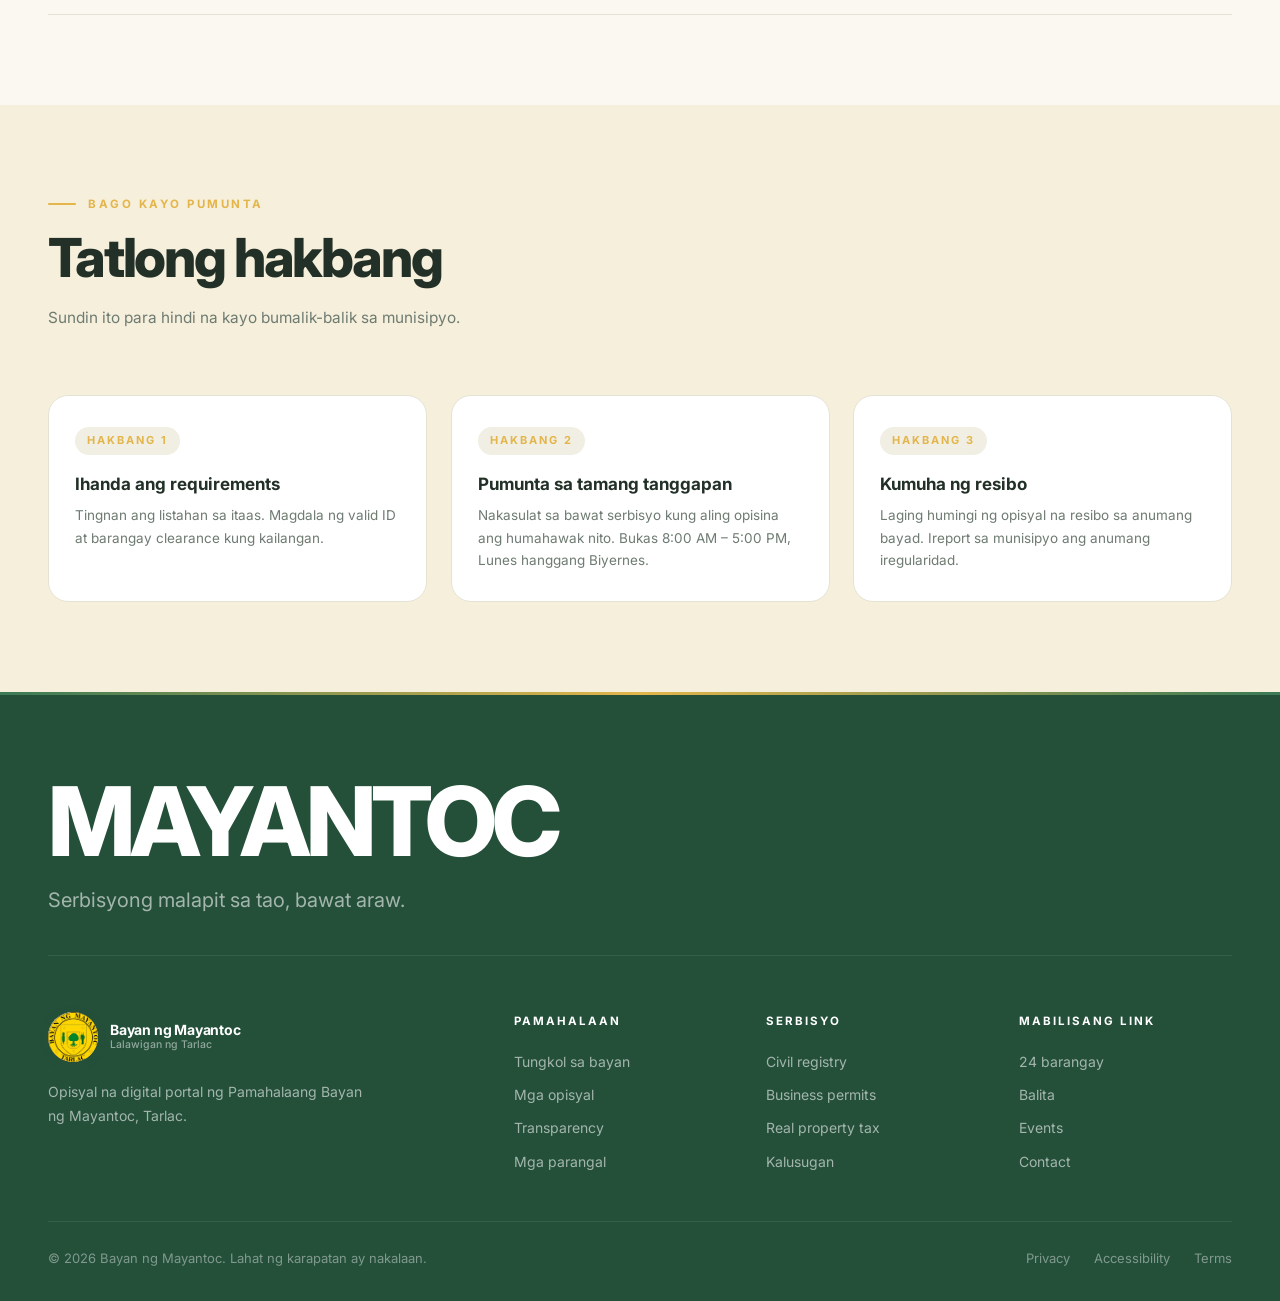
<file: services.html>
<!DOCTYPE html>
<html lang="tl">
<head>
  <meta charset="UTF-8" />
  <meta name="viewport" content="width=device-width, initial-scale=1.0, viewport-fit=cover" />
  <title>Serbisyo · Bayan ng Mayantoc, Tarlac</title>
  <meta name="description" content="Listahan ng serbisyo, tanggapan at requirements sa Bayan ng Mayantoc." />
  <meta name="theme-color" content="#24503A" />
  <meta property="og:title" content="Serbisyo · Bayan ng Mayantoc" />
  <meta property="og:description" content="Listahan ng serbisyo, tanggapan at requirements sa Bayan ng Mayantoc." />
  <meta property="og:type" content="website" />
  <link rel="icon" href="assets/mayantoc.jpg" />
  <link rel="preconnect" href="https://fonts.googleapis.com" />
  <link rel="preconnect" href="https://fonts.gstatic.com" crossorigin />
  <link href="https://fonts.googleapis.com/css2?family=Inter:opsz,wght@14..32,300;14..32,400;14..32,500;14..32,600;14..32,700;14..32,800;14..32,900&display=swap" rel="stylesheet" />
  <link rel="stylesheet" href="assets/style.css?v=2" />
  <link rel="manifest" href="manifest.webmanifest" />
  <link rel="apple-touch-icon" href="assets/icons/icon-192.png" />
  <meta name="mobile-web-app-capable" content="yes" />
  <meta name="apple-mobile-web-app-capable" content="yes" />
  <meta name="apple-mobile-web-app-title" content="Mayantoc" />
  <meta name="apple-mobile-web-app-status-bar-style" content="black-translucent" />
</head>
<body data-page="services.html">
  <a href="#main" class="skip-link">Skip to content</a>

  <div class="loader" id="loader" aria-hidden="true">
    <div class="loader__seal"><img class="js-logo" src="assets/mayantoc.jpg" alt="" /></div>
    <div class="loader__text">Mayantoc</div>
    <div class="loader__sub">Lalawigan ng Tarlac</div>
    <div class="loader__bar"><span></span></div>
  </div>

  <div class="scroll-progress" id="scrollProgress" aria-hidden="true"></div>
  <div class="cursor-dot" id="cursorDot" aria-hidden="true"></div>
  <div class="cursor-ring" id="cursorRing" aria-hidden="true"></div>

  <div class="top-bar">
    <div class="container">
      <span>Republika ng Pilipinas</span><span class="sep">·</span>
      <span>Lalawigan ng Tarlac</span><span class="sep">·</span>
      <span>Bayan ng Mayantoc</span>
    </div>
  </div>

  <header class="header" id="header">
    <div class="container header__inner">
      <a href="index.html" class="brand" aria-label="Bayan ng Mayantoc — Home">
        <div class="brand__seal" aria-hidden="true"><img class="js-logo" src="assets/mayantoc.jpg" alt="" /></div>
        <div class="brand__text">
          <span class="brand__name">Bayan ng Mayantoc</span>
          <span class="brand__sub">Lalawigan ng Tarlac</span>
        </div>
      </a>

      <nav class="nav" aria-label="Pangunahing nabigasyon">
        <a href="index.html" class="nav__link">Home</a>
        <a href="about.html" class="nav__link">Tungkol</a>
        <a href="government.html" class="nav__link">Pamahalaan</a>
        <a href="services.html" class="nav__link active">Serbisyo</a>
        <a href="barangays.html" class="nav__link">Barangay</a>
        <a href="news.html" class="nav__link">Balita</a>
        <a href="events.html" class="nav__link">Events</a>
        <a href="awards.html" class="nav__link">Parangal</a>
        <a href="transparency.html" class="nav__link">Transparency</a>
        <a href="contact.html" class="nav__link">Contact</a>
      </nav>
      <div class="header__actions">
        <!-- LIVE CLOCK -->
        <div class="header__clock" id="live-clock" aria-live="off">
          <span class="header__clock-date">--</span>
          <span class="header__clock-time">--:--</span>
        </div>
      
        <button class="icon-btn" aria-label="Buksan ang search" id="searchToggle">
          <svg viewBox="0 0 24 24" fill="none" stroke="currentColor" stroke-linecap="round" stroke-linejoin="round"><circle cx="11" cy="11" r="8"/><line x1="21" y1="21" x2="16.65" y2="16.65"/></svg>
        </button>
        <button class="icon-btn" aria-label="Ilipat sa dark mode" id="themeToggle">
          <svg id="themeIcon" viewBox="0 0 24 24" fill="none" stroke="currentColor" stroke-linecap="round" stroke-linejoin="round"><path d="M21 12.79A9 9 0 1 1 11.21 3 7 7 0 0 0 21 12.79z"/></svg>
        </button>
        <button class="icon-btn" aria-label="Accessibility options" id="a11yToggle" aria-expanded="false">
          <svg viewBox="0 0 24 24" fill="none" stroke="currentColor" stroke-linecap="round" stroke-linejoin="round"><circle cx="12" cy="12" r="10"/><circle cx="12" cy="12" r="4"/><line x1="21.17" y1="8" x2="12" y2="8"/><line x1="3.95" y1="6.06" x2="8.54" y2="14"/><line x1="10.88" y1="21.94" x2="15.46" y2="14"/></svg>
        </button>
        <button class="hamburger" id="hamburger" aria-label="Buksan ang menu" aria-expanded="false">
          <span></span><span></span><span></span>
        </button>
      </div>
    </div>
  </header>

  <div class="a11y-panel" id="a11yPanel" role="dialog" aria-label="Accessibility settings">
    <div class="a11y-panel__title">Accessibility</div>
    <div class="a11y-group">
      <div class="a11y-group__label">Laki ng teksto</div>
      <div class="a11y-buttons">
        <button class="a11y-btn" data-font="0.9">A−</button>
        <button class="a11y-btn active" data-font="1">A</button>
        <button class="a11y-btn" data-font="1.15">A+</button>
      </div>
    </div>
    <div class="a11y-group">
      <div class="a11y-group__label">Contrast</div>
      <div class="a11y-buttons">
        <button class="a11y-btn active" data-contrast="normal">Normal</button>
        <button class="a11y-btn" data-contrast="high">Mataas</button>
      </div>
    </div>
    <div class="a11y-group">
      <div class="a11y-group__label">Galaw</div>
      <div class="a11y-buttons">
        <button class="a11y-btn active" data-motion="normal">Normal</button>
        <button class="a11y-btn" data-motion="reduced">Bawas</button>
      </div>
    </div>
    <button class="a11y-reset" id="a11yReset">I-reset ang settings</button>
  </div>

  <div class="drawer-overlay" id="drawerOverlay" aria-hidden="true"></div>
  <aside class="drawer" id="drawer" role="dialog" aria-modal="true" aria-label="Mobile navigation">
    <div class="drawer__header">
      <div class="brand">
        <div class="brand__seal" aria-hidden="true"><img class="js-logo" src="assets/mayantoc.jpg" alt="" /></div>
        <div class="brand__text">
          <span class="brand__name">Mayantoc</span>
          <span class="brand__sub">Lalawigan ng Tarlac</span>
        </div>
      </div>
      <button class="drawer__close" id="drawerClose" aria-label="Isara ang menu">
        <svg width="18" height="18" viewBox="0 0 24 24" fill="none" stroke="currentColor" stroke-width="2" stroke-linecap="round"><line x1="18" y1="6" x2="6" y2="18"/><line x1="6" y1="6" x2="18" y2="18"/></svg>
      </button>
    </div>
    <nav class="drawer__nav" aria-label="Mobile navigation links">
      <a href="index.html" class="drawer__link">Home</a>
      <a href="about.html" class="drawer__link">Tungkol</a>
      <a href="government.html" class="drawer__link">Pamahalaan</a>
      <a href="services.html" class="drawer__link active">Serbisyo</a>
      <a href="barangays.html" class="drawer__link">Barangay</a>
      <a href="news.html" class="drawer__link">Balita</a>
      <a href="events.html" class="drawer__link">Events</a>
      <a href="awards.html" class="drawer__link">Parangal</a>
      <a href="transparency.html" class="drawer__link">Transparency</a>
      <a href="contact.html" class="drawer__link">Contact</a>
    </nav>
  </aside>

  <div class="search-overlay" id="searchOverlay" role="dialog" aria-modal="true" aria-label="Site search" style="position:fixed;inset:0;background:rgba(24,54,40,0.68);backdrop-filter:blur(8px);z-index:3000;opacity:0;visibility:hidden;transition:opacity .3s,visibility .3s;padding:80px 20px 20px;overflow-y:auto;">
    <div style="max-width:680px;margin:0 auto;background:var(--white);border-radius:var(--radius-lg);box-shadow:var(--shadow-xl);overflow:hidden;">
      <div style="position:relative;border-bottom:1px solid var(--border);">
        <svg style="position:absolute;left:22px;top:50%;transform:translateY(-50%);width:20px;height:20px;color:var(--muted);" viewBox="0 0 24 24" fill="none" stroke="currentColor" stroke-width="2" stroke-linecap="round" stroke-linejoin="round"><circle cx="11" cy="11" r="8"/><line x1="21" y1="21" x2="16.65" y2="16.65"/></svg>
        <input type="text" id="siteSearchInput" placeholder="Maghanap ng serbisyo, barangay, dokumento…" aria-label="Search site" autocomplete="off" style="width:100%;padding:22px 60px 22px 58px;border:none;background:transparent;font-family:inherit;font-size:17px;color:var(--ink);outline:none;" />
        <button id="searchClose" aria-label="Isara ang search" style="position:absolute;right:16px;top:50%;transform:translateY(-50%);width:36px;height:36px;border-radius:50%;display:flex;align-items:center;justify-content:center;color:var(--muted);">
          <svg width="18" height="18" viewBox="0 0 24 24" fill="none" stroke="currentColor" stroke-width="2" stroke-linecap="round"><line x1="18" y1="6" x2="6" y2="18"/><line x1="6" y1="6" x2="18" y2="18"/></svg>
        </button>
      </div>
      <div id="searchResults" style="max-height:440px;overflow-y:auto;"></div>
    </div>
  </div>

  <main id="main">

    <section class="page-header">
      <div class="container">
        <div class="page-header__eyebrow">Serbisyo sa mamamayan</div>
        <h1>Mga serbisyo ng munisipyo</h1>
        <p>Hanapin ang serbisyong kailangan ninyo at ang requirements bago pumunta sa munisipyo.</p>
        <div class="page-header__crumbs"><a href="index.html">Home</a> <span>/</span> <span>Serbisyo</span></div>
      </div>
    </section>

    <section class="section">
      <div class="container">
        <div class="brgy-toolbar reveal">
          <div class="brgy-search">
            <svg viewBox="0 0 24 24" fill="none" stroke="currentColor" stroke-width="2" stroke-linecap="round" stroke-linejoin="round"><circle cx="11" cy="11" r="8"/><line x1="21" y1="21" x2="16.65" y2="16.65"/></svg>
            <input type="text" id="svcSearch" placeholder="Hanapin ang serbisyo o tanggapan…" aria-label="Hanapin ang serbisyo" autocomplete="off" />
          </div>
          <div class="brgy-count" id="svcCount">8 serbisyo</div>
        </div>

        <div class="services-list" id="svcList"></div>
      </div>
    </section>

    <section class="section section--tint">
      <div class="container">
        <div class="section__header reveal">
          <div class="section__label">Bago kayo pumunta</div>
          <h2 class="section__title">Tatlong hakbang</h2>
          <p class="section__sub">Sundin ito para hindi na kayo bumalik-balik sa munisipyo.</p>
        </div>
        <div class="award-grid">
          <article class="award-card reveal">
            <div class="award-card__year">Hakbang 1</div>
            <h3 class="award-card__title">Ihanda ang requirements</h3>
            <p class="award-card__body">Tingnan ang listahan sa itaas. Magdala ng valid ID at barangay clearance kung kailangan.</p>
          </article>
          <article class="award-card reveal">
            <div class="award-card__year">Hakbang 2</div>
            <h3 class="award-card__title">Pumunta sa tamang tanggapan</h3>
            <p class="award-card__body">Nakasulat sa bawat serbisyo kung aling opisina ang humahawak nito. Bukas 8:00 AM – 5:00 PM, Lunes hanggang Biyernes.</p>
          </article>
          <article class="award-card reveal">
            <div class="award-card__year">Hakbang 3</div>
            <h3 class="award-card__title">Kumuha ng resibo</h3>
            <p class="award-card__body">Laging humingi ng opisyal na resibo sa anumang bayad. Ireport sa munisipyo ang anumang iregularidad.</p>
          </article>
        </div>
      </div>
    </section>

  </main>

  <footer class="footer" role="contentinfo">
    <div class="container">
      <div class="footer__hero">
        <div class="footer__hero-title">MAYANTOC</div>
        <div class="footer__hero-sub">Serbisyong malapit sa tao, bawat araw.</div>
      </div>

      <div class="footer__grid">
        <div>
          <div class="footer__brand">
            <div class="brand__seal" aria-hidden="true"><img class="js-logo" src="assets/mayantoc.jpg" alt="" /></div>
            <div class="brand__text">
              <span class="brand__name">Bayan ng Mayantoc</span>
              <span class="brand__sub">Lalawigan ng Tarlac</span>
            </div>
          </div>
          <p class="footer__desc">Opisyal na digital portal ng Pamahalaang Bayan ng Mayantoc, Tarlac.</p>
        </div>
        <div>
          <h3 class="footer__title">Pamahalaan</h3>
          <div class="footer__links">
            <a href="about.html">Tungkol sa bayan</a>
            <a href="government.html">Mga opisyal</a>
            <a href="transparency.html">Transparency</a>
            <a href="awards.html">Mga parangal</a>
          </div>
        </div>
        <div>
          <h3 class="footer__title">Serbisyo</h3>
          <div class="footer__links">
            <a href="services.html">Civil registry</a>
            <a href="services.html">Business permits</a>
            <a href="services.html">Real property tax</a>
            <a href="services.html">Kalusugan</a>
          </div>
        </div>
        <div>
          <h3 class="footer__title">Mabilisang link</h3>
          <div class="footer__links">
            <a href="barangays.html">24 barangay</a>
            <a href="news.html">Balita</a>
            <a href="events.html">Events</a>
            <a href="contact.html">Contact</a>
          </div>
        </div>
      </div>

      <div class="footer__bottom">
        <span>© 2026 Bayan ng Mayantoc. Lahat ng karapatan ay nakalaan.</span>
        <div class="footer__bottom-links">
          <a href="contact.html">Privacy</a>
          <a href="contact.html">Accessibility</a>
          <a href="contact.html">Terms</a>
        </div>
      </div>
    </div>
  </footer>

  <button class="back-to-top" id="backToTop" aria-label="Balik sa itaas">
    <svg viewBox="0 0 24 24" fill="none" stroke="currentColor" stroke-width="2.5" stroke-linecap="round" stroke-linejoin="round"><line x1="12" y1="19" x2="12" y2="5"/><polyline points="5 12 12 5 19 12"/></svg>
  </button>

  <script src="assets/data.js?v=2"></script>
  <script src="assets/app.js?v=2"></script>

  <script>

  (function () {
    const D = MAY.DATA, I = MAY.ICONS, $ = MAY.$;
    const list = $('#svcList'), count = $('#svcCount'), search = $('#svcSearch');

    function render() {
      const q = search.value.toLowerCase().trim();
      const rows = D.services.filter(s =>
        s.name.toLowerCase().includes(q) || s.office.toLowerCase().includes(q) || s.desc.toLowerCase().includes(q));
      count.textContent = rows.length + ' serbisyo';
      if (!rows.length) {
        list.innerHTML = '<div class="brgy-empty">Walang tugma. Subukan ang ibang salita — halimbawa "permit" o "kalusugan".</div>';
        return;
      }
      list.innerHTML = rows.map((s, i) => `
        <div class="service-row reveal">
          <div class="service-row__num">${String(i + 1).padStart(2, '0')}</div>
          <div>
            <div class="service-row__name">${s.name}</div>
            <div class="service-row__reqs">${s.office}</div>
          </div>
          <div class="service-row__desc">${s.desc}<div class="service-row__reqs"><strong>Dala:</strong> ${s.reqs}</div></div>
          <div class="service-row__arrow"><svg width="18" height="18" viewBox="0 0 24 24" fill="none" stroke="currentColor" stroke-width="2.5" stroke-linecap="round" stroke-linejoin="round">${I.arrow}</svg></div>
        </div>`).join('');
      MAY.observeReveals(list);
    }
    search.addEventListener('input', render);
    render();
    MAY.observeReveals();
  })();

  </script>
  <script>
    if ('serviceWorker' in navigator) {
      window.addEventListener('load', function () {
        navigator.serviceWorker.register('sw.js').catch(function (e) { console.warn('SW failed', e); });
      });
    }
  </script>
</body>
</html>
</file>
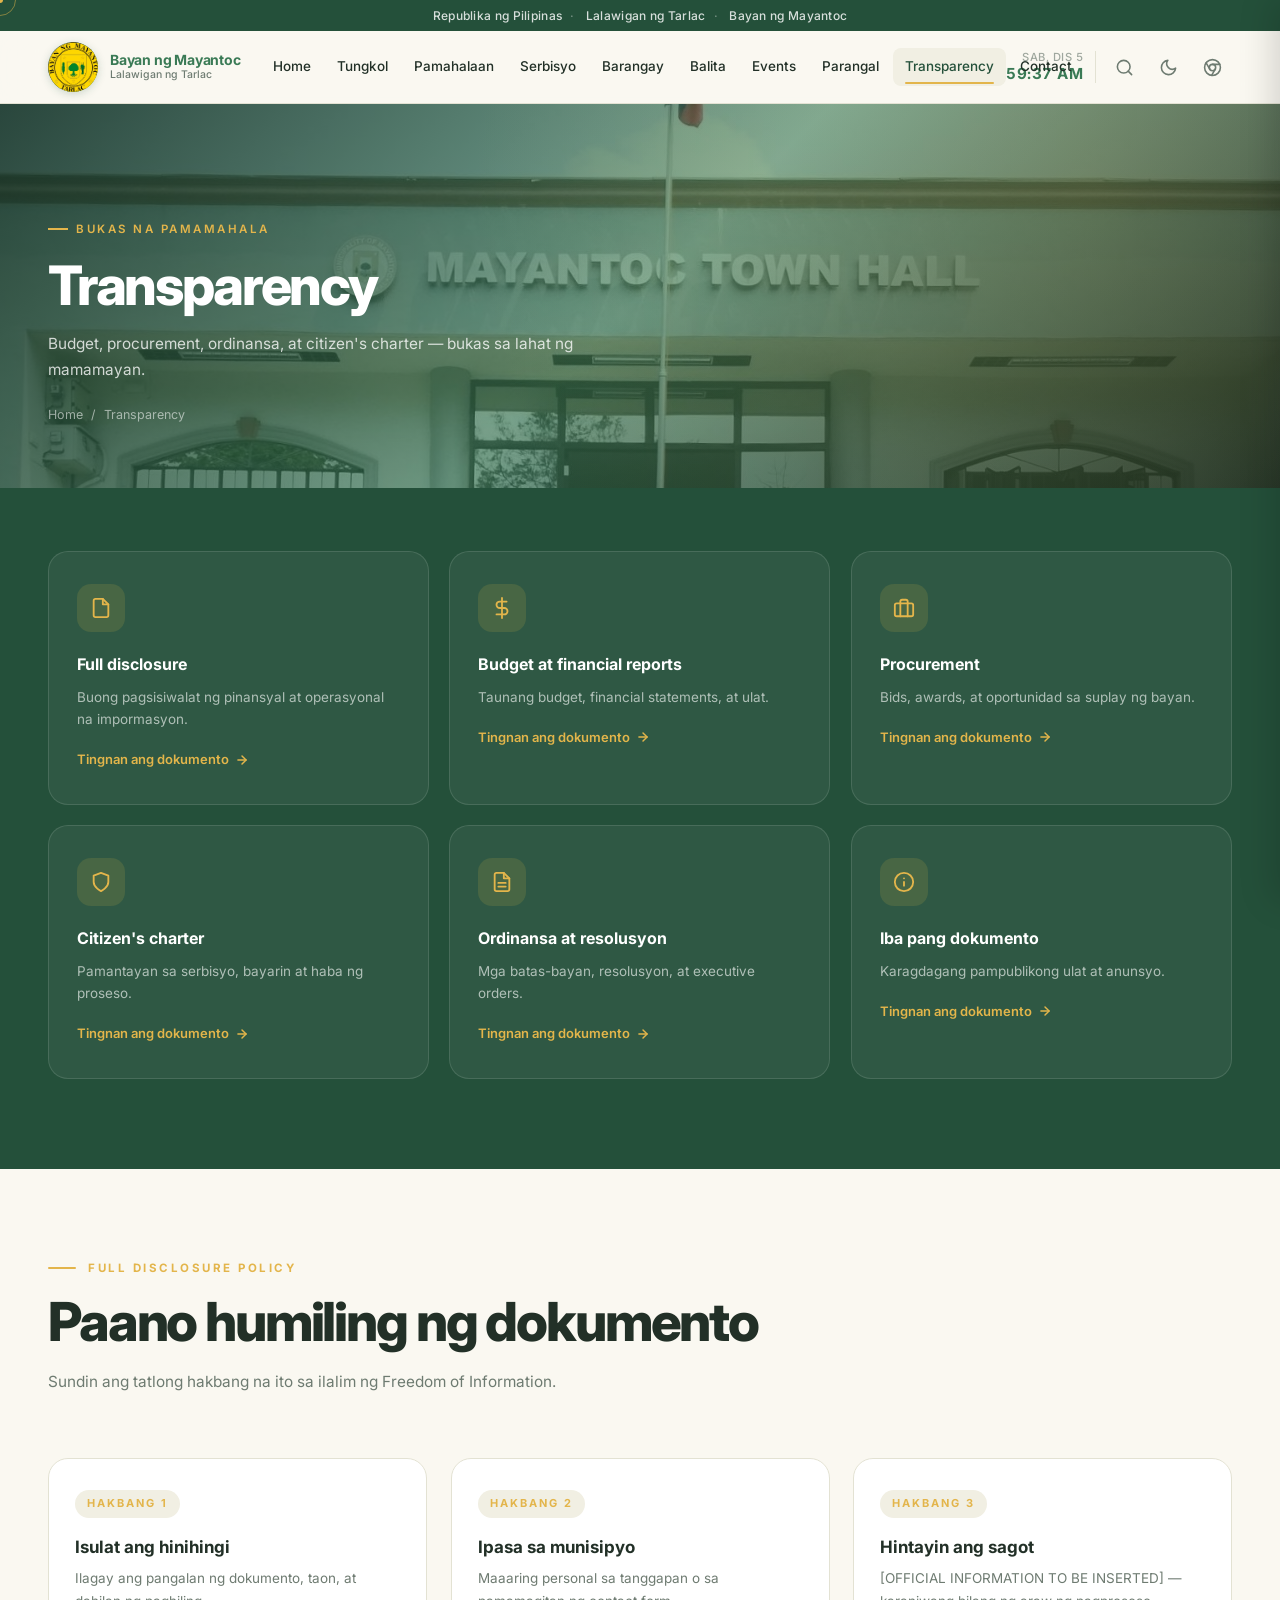
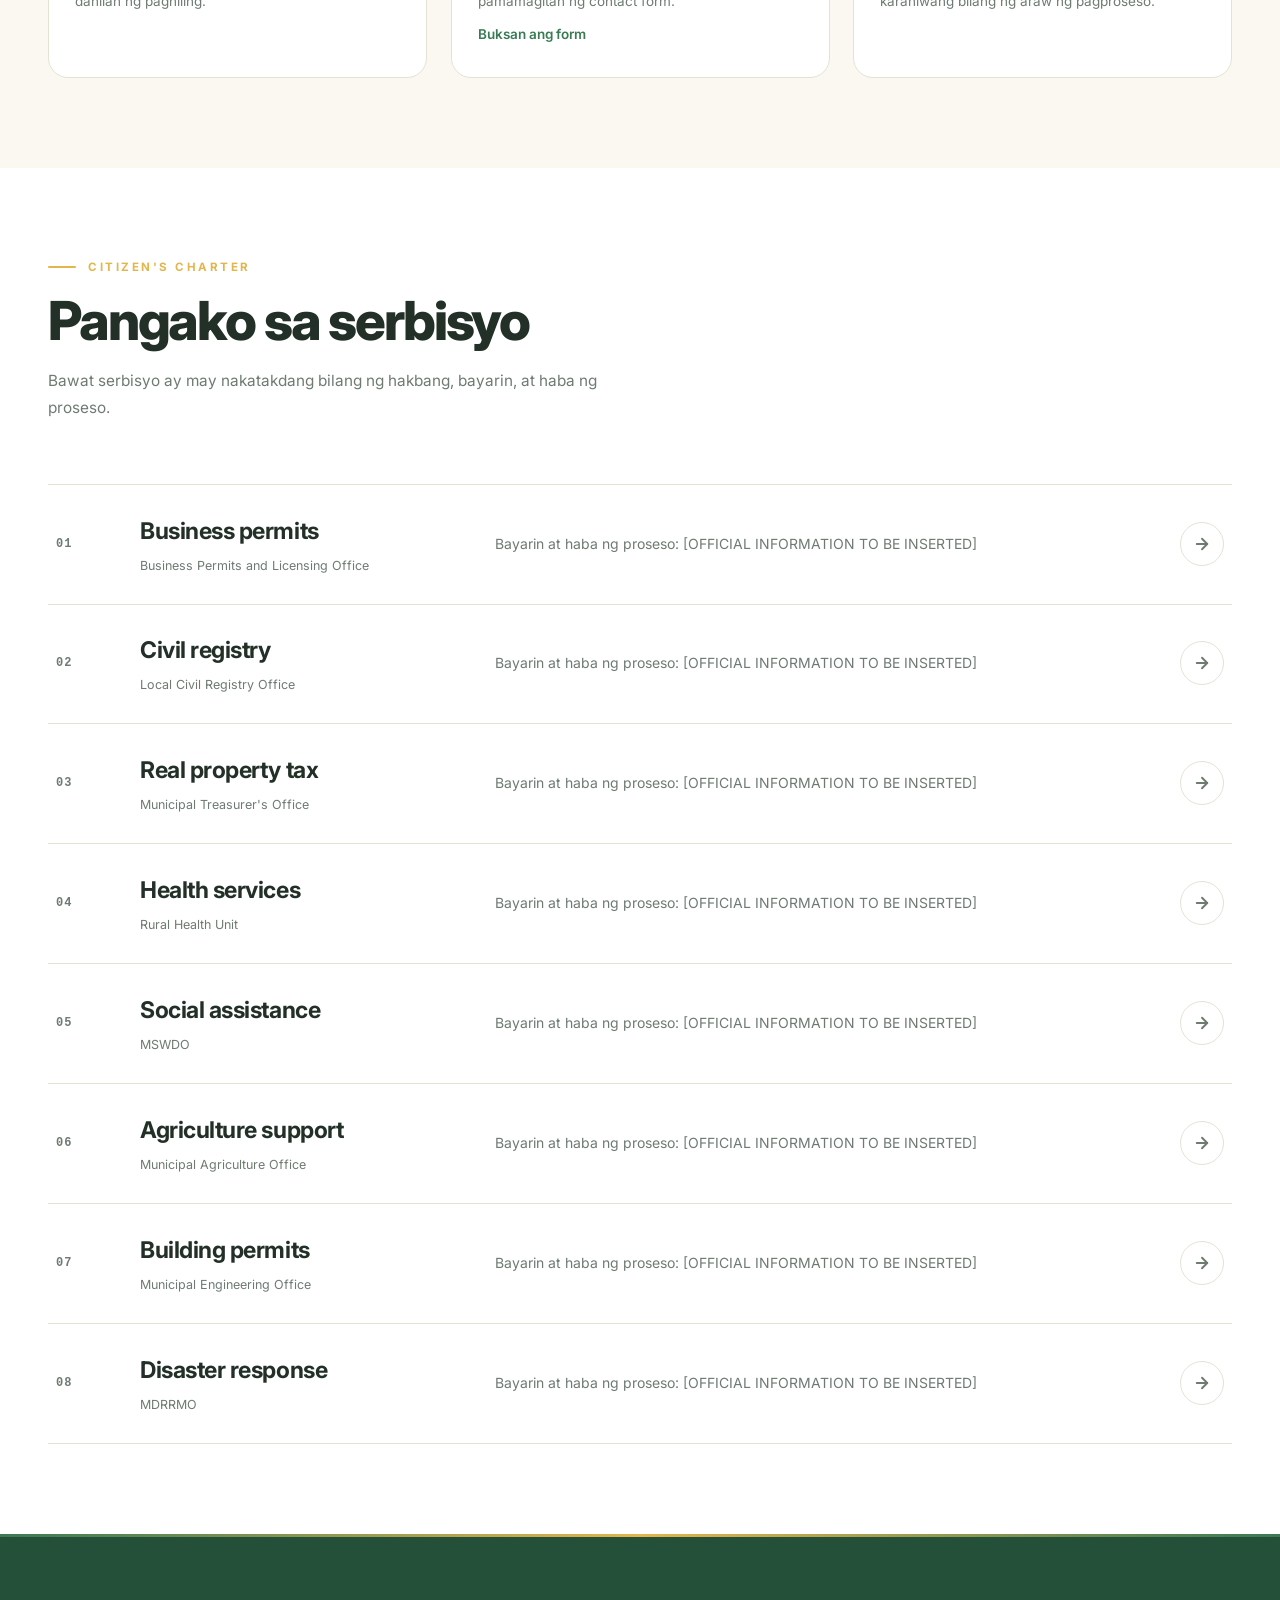
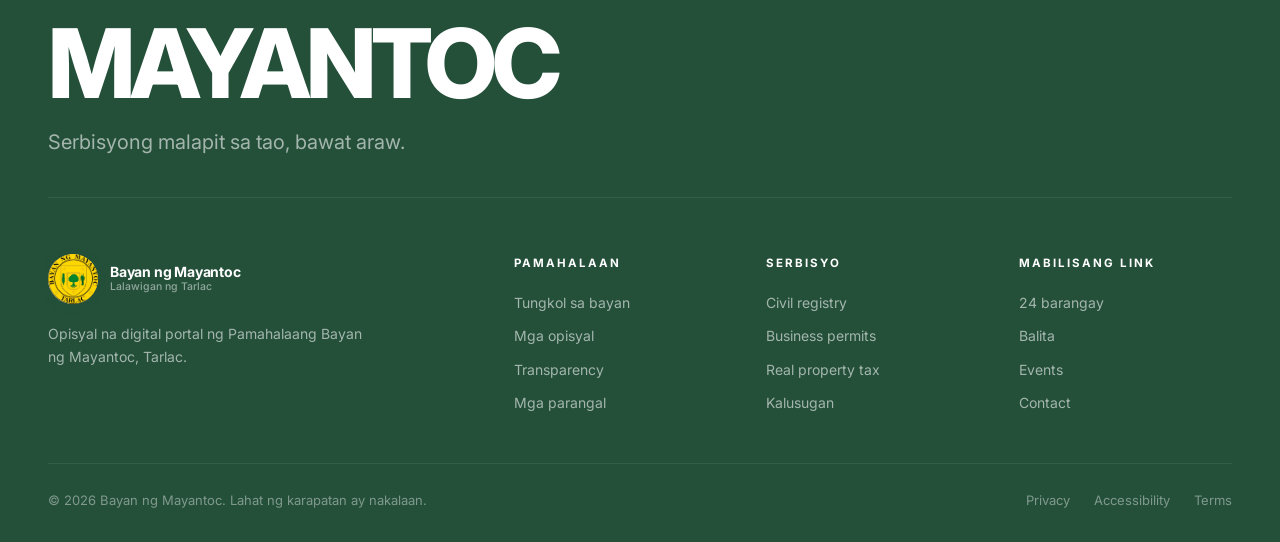
<file: transparency.html>
<!DOCTYPE html>
<html lang="tl">
<head>
  <meta charset="UTF-8" />
  <meta name="viewport" content="width=device-width, initial-scale=1.0, viewport-fit=cover" />
  <title>Transparency · Bayan ng Mayantoc, Tarlac</title>
  <meta name="description" content="Budget, procurement, ordinansa at citizen's charter ng Bayan ng Mayantoc." />
  <meta name="theme-color" content="#24503A" />
  <meta property="og:title" content="Transparency · Bayan ng Mayantoc" />
  <meta property="og:description" content="Budget, procurement, ordinansa at citizen's charter ng Bayan ng Mayantoc." />
  <meta property="og:type" content="website" />
  <link rel="icon" href="assets/mayantoc.jpg" />
  <link rel="preconnect" href="https://fonts.googleapis.com" />
  <link rel="preconnect" href="https://fonts.gstatic.com" crossorigin />
  <link href="https://fonts.googleapis.com/css2?family=Inter:opsz,wght@14..32,300;14..32,400;14..32,500;14..32,600;14..32,700;14..32,800;14..32,900&display=swap" rel="stylesheet" />
  <link rel="stylesheet" href="assets/style.css?v=2" />
  <link rel="manifest" href="manifest.webmanifest" />
  <link rel="apple-touch-icon" href="assets/icons/icon-192.png" />
  <meta name="mobile-web-app-capable" content="yes" />
  <meta name="apple-mobile-web-app-capable" content="yes" />
  <meta name="apple-mobile-web-app-title" content="Mayantoc" />
  <meta name="apple-mobile-web-app-status-bar-style" content="black-translucent" />
</head>
<body data-page="transparency.html">
  <a href="#main" class="skip-link">Skip to content</a>

  <div class="loader" id="loader" aria-hidden="true">
    <div class="loader__seal"><img class="js-logo" src="assets/mayantoc.jpg" alt="" /></div>
    <div class="loader__text">Mayantoc</div>
    <div class="loader__sub">Lalawigan ng Tarlac</div>
    <div class="loader__bar"><span></span></div>
  </div>

  <div class="scroll-progress" id="scrollProgress" aria-hidden="true"></div>
  <div class="cursor-dot" id="cursorDot" aria-hidden="true"></div>
  <div class="cursor-ring" id="cursorRing" aria-hidden="true"></div>

  <div class="top-bar">
    <div class="container">
      <span>Republika ng Pilipinas</span><span class="sep">·</span>
      <span>Lalawigan ng Tarlac</span><span class="sep">·</span>
      <span>Bayan ng Mayantoc</span>
    </div>
  </div>

  <header class="header" id="header">
    <div class="container header__inner">
      <a href="index.html" class="brand" aria-label="Bayan ng Mayantoc — Home">
        <div class="brand__seal" aria-hidden="true"><img class="js-logo" src="assets/mayantoc.jpg" alt="" /></div>
        <div class="brand__text">
          <span class="brand__name">Bayan ng Mayantoc</span>
          <span class="brand__sub">Lalawigan ng Tarlac</span>
        </div>
      </a>

      <nav class="nav" aria-label="Pangunahing nabigasyon">
        <a href="index.html" class="nav__link">Home</a>
        <a href="about.html" class="nav__link">Tungkol</a>
        <a href="government.html" class="nav__link">Pamahalaan</a>
        <a href="services.html" class="nav__link">Serbisyo</a>
        <a href="barangays.html" class="nav__link">Barangay</a>
        <a href="news.html" class="nav__link">Balita</a>
        <a href="events.html" class="nav__link">Events</a>
        <a href="awards.html" class="nav__link">Parangal</a>
        <a href="transparency.html" class="nav__link active">Transparency</a>
        <a href="contact.html" class="nav__link">Contact</a>
      </nav>
      <div class="header__actions">
      <!-- LIVE CLOCK -->
      <div class="header__clock" id="live-clock" aria-live="off">
        <span class="header__clock-date">--</span>
        <span class="header__clock-time">--:--</span>
      </div>
      
        <button class="icon-btn" aria-label="Buksan ang search" id="searchToggle">
          <svg viewBox="0 0 24 24" fill="none" stroke="currentColor" stroke-linecap="round" stroke-linejoin="round"><circle cx="11" cy="11" r="8"/><line x1="21" y1="21" x2="16.65" y2="16.65"/></svg>
        </button>
        <button class="icon-btn" aria-label="Ilipat sa dark mode" id="themeToggle">
          <svg id="themeIcon" viewBox="0 0 24 24" fill="none" stroke="currentColor" stroke-linecap="round" stroke-linejoin="round"><path d="M21 12.79A9 9 0 1 1 11.21 3 7 7 0 0 0 21 12.79z"/></svg>
        </button>
        <button class="icon-btn" aria-label="Accessibility options" id="a11yToggle" aria-expanded="false">
          <svg viewBox="0 0 24 24" fill="none" stroke="currentColor" stroke-linecap="round" stroke-linejoin="round"><circle cx="12" cy="12" r="10"/><circle cx="12" cy="12" r="4"/><line x1="21.17" y1="8" x2="12" y2="8"/><line x1="3.95" y1="6.06" x2="8.54" y2="14"/><line x1="10.88" y1="21.94" x2="15.46" y2="14"/></svg>
        </button>
        <button class="hamburger" id="hamburger" aria-label="Buksan ang menu" aria-expanded="false">
          <span></span><span></span><span></span>
        </button>
      </div>
    </div>
  </header>

  <div class="a11y-panel" id="a11yPanel" role="dialog" aria-label="Accessibility settings">
    <div class="a11y-panel__title">Accessibility</div>
    <div class="a11y-group">
      <div class="a11y-group__label">Laki ng teksto</div>
      <div class="a11y-buttons">
        <button class="a11y-btn" data-font="0.9">A−</button>
        <button class="a11y-btn active" data-font="1">A</button>
        <button class="a11y-btn" data-font="1.15">A+</button>
      </div>
    </div>
    <div class="a11y-group">
      <div class="a11y-group__label">Contrast</div>
      <div class="a11y-buttons">
        <button class="a11y-btn active" data-contrast="normal">Normal</button>
        <button class="a11y-btn" data-contrast="high">Mataas</button>
      </div>
    </div>
    <div class="a11y-group">
      <div class="a11y-group__label">Galaw</div>
      <div class="a11y-buttons">
        <button class="a11y-btn active" data-motion="normal">Normal</button>
        <button class="a11y-btn" data-motion="reduced">Bawas</button>
      </div>
    </div>
    <button class="a11y-reset" id="a11yReset">I-reset ang settings</button>
  </div>

  <div class="drawer-overlay" id="drawerOverlay" aria-hidden="true"></div>
  <aside class="drawer" id="drawer" role="dialog" aria-modal="true" aria-label="Mobile navigation">
    <div class="drawer__header">
      <div class="brand">
        <div class="brand__seal" aria-hidden="true"><img class="js-logo" src="assets/mayantoc.jpg" alt="" /></div>
        <div class="brand__text">
          <span class="brand__name">Mayantoc</span>
          <span class="brand__sub">Lalawigan ng Tarlac</span>
        </div>
      </div>
      <button class="drawer__close" id="drawerClose" aria-label="Isara ang menu">
        <svg width="18" height="18" viewBox="0 0 24 24" fill="none" stroke="currentColor" stroke-width="2" stroke-linecap="round"><line x1="18" y1="6" x2="6" y2="18"/><line x1="6" y1="6" x2="18" y2="18"/></svg>
      </button>
    </div>
    <nav class="drawer__nav" aria-label="Mobile navigation links">
      <a href="index.html" class="drawer__link">Home</a>
      <a href="about.html" class="drawer__link">Tungkol</a>
      <a href="government.html" class="drawer__link">Pamahalaan</a>
      <a href="services.html" class="drawer__link">Serbisyo</a>
      <a href="barangays.html" class="drawer__link">Barangay</a>
      <a href="news.html" class="drawer__link">Balita</a>
      <a href="events.html" class="drawer__link">Events</a>
      <a href="awards.html" class="drawer__link">Parangal</a>
      <a href="transparency.html" class="drawer__link active">Transparency</a>
      <a href="contact.html" class="drawer__link">Contact</a>
    </nav>
  </aside>

  <div class="search-overlay" id="searchOverlay" role="dialog" aria-modal="true" aria-label="Site search" style="position:fixed;inset:0;background:rgba(24,54,40,0.68);backdrop-filter:blur(8px);z-index:3000;opacity:0;visibility:hidden;transition:opacity .3s,visibility .3s;padding:80px 20px 20px;overflow-y:auto;">
    <div style="max-width:680px;margin:0 auto;background:var(--white);border-radius:var(--radius-lg);box-shadow:var(--shadow-xl);overflow:hidden;">
      <div style="position:relative;border-bottom:1px solid var(--border);">
        <svg style="position:absolute;left:22px;top:50%;transform:translateY(-50%);width:20px;height:20px;color:var(--muted);" viewBox="0 0 24 24" fill="none" stroke="currentColor" stroke-width="2" stroke-linecap="round" stroke-linejoin="round"><circle cx="11" cy="11" r="8"/><line x1="21" y1="21" x2="16.65" y2="16.65"/></svg>
        <input type="text" id="siteSearchInput" placeholder="Maghanap ng serbisyo, barangay, dokumento…" aria-label="Search site" autocomplete="off" style="width:100%;padding:22px 60px 22px 58px;border:none;background:transparent;font-family:inherit;font-size:17px;color:var(--ink);outline:none;" />
        <button id="searchClose" aria-label="Isara ang search" style="position:absolute;right:16px;top:50%;transform:translateY(-50%);width:36px;height:36px;border-radius:50%;display:flex;align-items:center;justify-content:center;color:var(--muted);">
          <svg width="18" height="18" viewBox="0 0 24 24" fill="none" stroke="currentColor" stroke-width="2" stroke-linecap="round"><line x1="18" y1="6" x2="6" y2="18"/><line x1="6" y1="6" x2="18" y2="18"/></svg>
        </button>
      </div>
      <div id="searchResults" style="max-height:440px;overflow-y:auto;"></div>
    </div>
  </div>

  <main id="main">

    <section class="page-header">
      <div class="container">
        <div class="page-header__eyebrow">Bukas na pamamahala</div>
        <h1>Transparency</h1>
        <p>Budget, procurement, ordinansa, at citizen's charter — bukas sa lahat ng mamamayan.</p>
        <div class="page-header__crumbs"><a href="index.html">Home</a> <span>/</span> <span>Transparency</span></div>
      </div>
    </section>

    <section class="section section--dark" style="padding-top:clamp(48px,7vh,80px);">
      <div class="container">
        <div class="transparency-grid" id="transparencyGrid"></div>
      </div>
    </section>

    <section class="section">
      <div class="container">
        <div class="section__header reveal">
          <div class="section__label">Full disclosure policy</div>
          <h2 class="section__title">Paano humiling ng dokumento</h2>
          <p class="section__sub">Sundin ang tatlong hakbang na ito sa ilalim ng Freedom of Information.</p>
        </div>
        <div class="award-grid">
          <article class="award-card reveal">
            <div class="award-card__year">Hakbang 1</div>
            <h3 class="award-card__title">Isulat ang hinihingi</h3>
            <p class="award-card__body">Ilagay ang pangalan ng dokumento, taon, at dahilan ng paghiling.</p>
          </article>
          <article class="award-card reveal">
            <div class="award-card__year">Hakbang 2</div>
            <h3 class="award-card__title">Ipasa sa munisipyo</h3>
            <p class="award-card__body">Maaaring personal sa tanggapan o sa pamamagitan ng contact form.</p>
            <a class="news-featured__link" href="contact.html" style="margin-top:12px;display:inline-flex;">Buksan ang form</a>
          </article>
          <article class="award-card reveal">
            <div class="award-card__year">Hakbang 3</div>
            <h3 class="award-card__title">Hintayin ang sagot</h3>
            <p class="award-card__body">[OFFICIAL INFORMATION TO BE INSERTED] — karaniwang bilang ng araw ng pagproseso.</p>
          </article>
        </div>
      </div>
    </section>

    <section class="section section--alt">
      <div class="container">
        <div class="section__header reveal">
          <div class="section__label">Citizen's charter</div>
          <h2 class="section__title">Pangako sa serbisyo</h2>
          <p class="section__sub">Bawat serbisyo ay may nakatakdang bilang ng hakbang, bayarin, at haba ng proseso.</p>
        </div>
        <div class="services-list" id="charterList"></div>
      </div>
    </section>

  </main>

  <footer class="footer" role="contentinfo">
    <div class="container">
      <div class="footer__hero">
        <div class="footer__hero-title">MAYANTOC</div>
        <div class="footer__hero-sub">Serbisyong malapit sa tao, bawat araw.</div>
      </div>

      <div class="footer__grid">
        <div>
          <div class="footer__brand">
            <div class="brand__seal" aria-hidden="true"><img class="js-logo" src="assets/mayantoc.jpg" alt="" /></div>
            <div class="brand__text">
              <span class="brand__name">Bayan ng Mayantoc</span>
              <span class="brand__sub">Lalawigan ng Tarlac</span>
            </div>
          </div>
          <p class="footer__desc">Opisyal na digital portal ng Pamahalaang Bayan ng Mayantoc, Tarlac.</p>
        </div>
        <div>
          <h3 class="footer__title">Pamahalaan</h3>
          <div class="footer__links">
            <a href="about.html">Tungkol sa bayan</a>
            <a href="government.html">Mga opisyal</a>
            <a href="transparency.html">Transparency</a>
            <a href="awards.html">Mga parangal</a>
          </div>
        </div>
        <div>
          <h3 class="footer__title">Serbisyo</h3>
          <div class="footer__links">
            <a href="services.html">Civil registry</a>
            <a href="services.html">Business permits</a>
            <a href="services.html">Real property tax</a>
            <a href="services.html">Kalusugan</a>
          </div>
        </div>
        <div>
          <h3 class="footer__title">Mabilisang link</h3>
          <div class="footer__links">
            <a href="barangays.html">24 barangay</a>
            <a href="news.html">Balita</a>
            <a href="events.html">Events</a>
            <a href="contact.html">Contact</a>
          </div>
        </div>
      </div>

      <div class="footer__bottom">
        <span>© 2026 Bayan ng Mayantoc. Lahat ng karapatan ay nakalaan.</span>
        <div class="footer__bottom-links">
          <a href="contact.html">Privacy</a>
          <a href="contact.html">Accessibility</a>
          <a href="contact.html">Terms</a>
        </div>
      </div>
    </div>
  </footer>

  <button class="back-to-top" id="backToTop" aria-label="Balik sa itaas">
    <svg viewBox="0 0 24 24" fill="none" stroke="currentColor" stroke-width="2.5" stroke-linecap="round" stroke-linejoin="round"><line x1="12" y1="19" x2="12" y2="5"/><polyline points="5 12 12 5 19 12"/></svg>
  </button>

  <script src="assets/data.js?v=2"></script>
  <script src="assets/app.js?v=2"></script>

  <script>

  (function () {
    const D = MAY.DATA, I = MAY.ICONS, $ = MAY.$;
    $('#transparencyGrid').innerHTML = D.transparency.map(t => `
      <article class="transparency-card reveal">
        <div class="transparency-card__icon"><svg width="22" height="22" viewBox="0 0 24 24" fill="none" stroke="currentColor" stroke-width="2" stroke-linecap="round" stroke-linejoin="round">${I[t.icon]}</svg></div>
        <h3 class="transparency-card__title">${t.title}</h3>
        <p class="transparency-card__desc">${t.desc}</p>
        <span class="transparency-card__link">Tingnan ang dokumento
          <svg width="14" height="14" viewBox="0 0 24 24" fill="none" stroke="currentColor" stroke-width="2.5" stroke-linecap="round" stroke-linejoin="round">${I.arrow}</svg>
        </span>
      </article>`).join('');

    $('#charterList').innerHTML = D.services.map((s, i) => `
      <div class="service-row reveal">
        <div class="service-row__num">${String(i + 1).padStart(2, '0')}</div>
        <div>
          <div class="service-row__name">${s.name}</div>
          <div class="service-row__reqs">${s.office}</div>
        </div>
        <div class="service-row__desc">Bayarin at haba ng proseso: [OFFICIAL INFORMATION TO BE INSERTED]</div>
        <div class="service-row__arrow"><svg width="18" height="18" viewBox="0 0 24 24" fill="none" stroke="currentColor" stroke-width="2.5" stroke-linecap="round" stroke-linejoin="round">${I.arrow}</svg></div>
      </div>`).join('');

    MAY.observeReveals();
  })();

  </script>
  <script>
    if ('serviceWorker' in navigator) {
      window.addEventListener('load', function () {
        navigator.serviceWorker.register('sw.js').catch(function (e) { console.warn('SW failed', e); });
      });
    }
  </script>
</body>
</html>
</file>
<file: assets/style.css>
/* ==================================================================
   MUNICIPALITY OF MAYANTOC — SHARED STYLESHEET
   Palette: soft, low-glare green & yellow (easy on the eyes)
   ================================================================== */
*, *::before, *::after { margin: 0; padding: 0; box-sizing: border-box; }

:root {
  /* ---- Core palette (softer, lower-contrast green & yellow) ---- */
  --forest: #3A7A55;       /* medium leaf green — primary */
  --deep-green: #24503A;   /* softened dark green (not near-black) */
  --emerald: #4F9668;      /* lighter accent green */
  --gold: #E3B54B;         /* warm, muted yellow-gold (not neon) */
  --gold-light: #F0D08A;   /* pale gold for hovers */
  --sun: #F6EFDC;          /* soft sunlight tint for washes */

  --off-white: #FAF8F1;    /* warm paper white, not clinical */
  --white: #FFFFFF;
  --ink: #223027;          /* soft near-black green-grey, not pure black */
  --muted: #6E7B71;
  --border: #E3E2D3;
  --light-gray: #F1EFE3;

  --shadow-sm: 0 1px 3px rgba(36,60,40,0.05), 0 1px 2px rgba(36,60,40,0.04);
  --shadow-md: 0 4px 14px rgba(36,60,40,0.07), 0 2px 5px rgba(36,60,40,0.04);
  --shadow-lg: 0 14px 30px rgba(36,60,40,0.09), 0 4px 12px rgba(36,60,40,0.05);
  --shadow-xl: 0 26px 50px rgba(36,60,40,0.11), 0 8px 22px rgba(36,60,40,0.05);
  --shadow-3d: 0 30px 60px rgba(58,122,85,0.14), 0 10px 24px rgba(58,122,85,0.08);

  --radius-sm: 8px;
  --radius-md: 14px;
  --radius-lg: 20px;
  --radius-xl: 28px;
  --font: 'Inter', -apple-system, BlinkMacSystemFont, 'Segoe UI', Roboto, sans-serif;
  --max-width: 1440px;
  --header-height: 72px;
  --ease: cubic-bezier(0.22, 0.61, 0.28, 0.99);
  --transition: 0.3s var(--ease);
}

[data-theme="dark"] {
  --off-white: #10201A;
  --white: #16281F;
  --ink: #EEF3EE;
  --muted: #9FB0A4;
  --border: #26392E;
  --light-gray: #1B2E24;
  --sun: #22301F;
  --shadow-sm: 0 1px 3px rgba(0,0,0,0.3);
  --shadow-md: 0 4px 12px rgba(0,0,0,0.35);
  --shadow-lg: 0 12px 28px rgba(0,0,0,0.45);
  --shadow-xl: 0 24px 48px rgba(0,0,0,0.55);
}

html { scroll-behavior: smooth; -webkit-text-size-adjust: 100%; }

body {
  font-family: var(--font);
  background: var(--off-white);
  color: var(--ink);
  line-height: 1.6;
  overflow-x: hidden;
  -webkit-font-smoothing: antialiased;
  -moz-osx-font-smoothing: grayscale;
  transition: background 0.4s var(--ease), color 0.4s var(--ease);
}

img { display: block; max-width: 100%; height: auto; }
a { color: inherit; text-decoration: none; }
button { font-family: inherit; cursor: pointer; border: none; background: none; color: inherit; }
ul { list-style: none; }

.container { width: 100%; max-width: var(--max-width); margin: 0 auto; padding: 0 clamp(20px, 4vw, 48px); }
.sr-only { position: absolute; width: 1px; height: 1px; padding: 0; margin: -1px; overflow: hidden; clip: rect(0,0,0,0); white-space: nowrap; border: 0; }

.skip-link {
  position: absolute; top: -100%; left: 16px; z-index: 9999;
  background: var(--forest); color: #fff; padding: 12px 24px;
  border-radius: 0 0 var(--radius-sm) var(--radius-sm); font-weight: 600; transition: top 0.2s;
}
.skip-link:focus { top: 0; }
:focus-visible { outline: 2px solid var(--gold); outline-offset: 3px; border-radius: 4px; }

/* ---- Scroll progress ---- */
.scroll-progress {
  position: fixed; top: 0; left: 0; height: 3px;
  background: linear-gradient(90deg, var(--emerald), var(--gold));
  z-index: 10000; width: 0%; pointer-events: none;
}

/* ---- Loader ---- */
.loader {
  position: fixed; inset: 0; background: var(--deep-green);
  display: flex; flex-direction: column; align-items: center; justify-content: center;
  z-index: 99999; transition: opacity 0.55s var(--ease), visibility 0.55s var(--ease);
}
.loader.hidden { opacity: 0; visibility: hidden; pointer-events: none; }
.loader__seal {
  width: 72px; height: 72px; border-radius: 50%;
  background: var(--gold); display: flex; align-items: center; justify-content: center;
  font-weight: 800; font-size: 26px; color: var(--deep-green); margin-bottom: 20px; overflow: hidden;
  box-shadow: 0 0 0 8px rgba(227,181,75,0.15); animation: pulse 1.8s ease-in-out infinite;
}
.loader__seal img { width: 100%; height: 100%; object-fit: cover; }
.loader__text { color: #fff; font-weight: 700; font-size: 14px; letter-spacing: 2.5px; text-transform: uppercase; margin-bottom: 4px; }
.loader__sub { color: rgba(255,255,255,0.55); font-size: 11px; letter-spacing: 1px; margin-bottom: 24px; }
.loader__bar { width: 160px; height: 2px; background: rgba(255,255,255,0.14); border-radius: 2px; overflow: hidden; }
.loader__bar span { display: block; height: 100%; width: 40%; background: var(--gold); border-radius: 2px; animation: loading 1.1s ease-in-out infinite; }
@keyframes pulse { 0%,100% { transform: scale(1); box-shadow: 0 0 0 8px rgba(227,181,75,0.15);} 50% { transform: scale(1.05); box-shadow: 0 0 0 14px rgba(227,181,75,0.07);} }
@keyframes loading { 0% { transform: translateX(-100%);} 100% { transform: translateX(350%);} }

/* ---- Top bar ---- */
.top-bar { background: var(--deep-green); color: rgba(255,255,255,0.82); font-size: 12px; font-weight: 500; letter-spacing: 0.3px; padding: 6px 0; text-align: center; }
.top-bar .sep { margin: 0 8px; opacity: 0.45; }

/* ---- Header ---- */
.header {
  position: sticky; top: 0; z-index: 1000;
  background: rgba(250,248,241,0.86); backdrop-filter: blur(16px); -webkit-backdrop-filter: blur(16px);
  border-bottom: 1px solid var(--border);
  transition: background 0.3s, box-shadow 0.3s, border-color 0.3s;
}
[data-theme="dark"] .header { background: rgba(16,32,26,0.86); }
.header.scrolled { box-shadow: var(--shadow-sm); background: rgba(250,248,241,0.97); }
[data-theme="dark"] .header.scrolled { background: rgba(16,32,26,0.97); }
.header__inner { display: flex; align-items: center; justify-content: space-between; height: var(--header-height); gap: 20px; }

.brand { display: flex; align-items: center; gap: 12px; flex-shrink: 0; }
.brand__seal {
  width: 50px; height: 50px; border-radius: 50%; background: var(--forest);
  display: flex; align-items: center; justify-content: center; color: var(--gold);
  font-weight: 800; font-size: 15px; flex-shrink: 0; overflow: hidden;
  box-shadow: 0 2px 8px rgba(36,80,58,0.22); transition: transform 0.3s var(--ease);
}
.brand__seal img { width: 150%; height: 150%; object-fit: cover; }
.brand:hover .brand__seal { transform: rotate(-6deg) scale(1.04); }
.brand__text { display: flex; flex-direction: column; line-height: 1.2; }
.brand__name { font-weight: 700; font-size: 14px; color: var(--forest); letter-spacing: -0.2px; }
[data-theme="dark"] .brand__name { color: var(--ink); }
.brand__sub { font-size: 10.5px; color: var(--muted); font-weight: 500; }

.nav { display: flex; align-items: center; gap: 2px; }
.nav__link { font-size: 13.5px; font-weight: 500; color: var(--ink); padding: 8px 12px; border-radius: var(--radius-sm); position: relative; transition: color 0.2s, background 0.2s; white-space: nowrap; }
.nav__link:hover, .nav__link.active { color: var(--deep-green); background: var(--light-gray); }
[data-theme="dark"] .nav__link:hover, [data-theme="dark"] .nav__link.active { color: var(--gold); background: rgba(255,255,255,0.05); }
.nav__link::after { content: ''; position: absolute; bottom: 2px; left: 12px; right: 12px; height: 2px; background: var(--gold); border-radius: 2px; transform: scaleX(0); transform-origin: left; transition: transform 0.25s var(--ease); }
.nav__link:hover::after, .nav__link.active::after { transform: scaleX(1); }

.header__actions { display: flex; align-items: center; gap: 4px; flex-shrink: 0; }
.icon-btn { width: 40px; height: 40px; border-radius: 50%; display: flex; align-items: center; justify-content: center; color: var(--muted); transition: background 0.2s, color 0.2s, transform 0.2s; }
.icon-btn:hover { background: var(--light-gray); color: var(--forest); transform: translateY(-1px); }
[data-theme="dark"] .icon-btn:hover { color: var(--gold); background: rgba(255,255,255,0.05); }
.icon-btn svg { width: 19px; height: 19px; stroke-width: 2; }

.hamburger { display: none; flex-direction: column; gap: 4px; width: 40px; height: 40px; align-items: center; justify-content: center; border-radius: 50%; transition: background 0.2s; }
.hamburger:hover { background: var(--light-gray); }
.hamburger span { display: block; width: 20px; height: 2px; background: var(--ink); border-radius: 2px; transition: transform 0.3s, opacity 0.3s; }

/* ---- Mobile drawer ---- */
.drawer-overlay { position: fixed; inset: 0; background: rgba(24,43,33,0.55); backdrop-filter: blur(6px); z-index: 2000; opacity: 0; visibility: hidden; transition: opacity 0.3s, visibility 0.3s; }
.drawer-overlay.open { opacity: 1; visibility: visible; }
.drawer { position: fixed; top: 0; right: 0; bottom: 0; width: min(380px, 88vw); background: var(--white); z-index: 2001; transform: translateX(100%); transition: transform 0.45s var(--ease); display: flex; flex-direction: column; box-shadow: -8px 0 32px rgba(0,0,0,0.15); overflow-y: auto; padding: 24px; }
.drawer.open { transform: translateX(0); }
.drawer__header { display: flex; align-items: center; justify-content: space-between; margin-bottom: 24px; flex-shrink: 0; }
.drawer__close { width: 40px; height: 40px; border-radius: 50%; display: flex; align-items: center; justify-content: center; background: var(--light-gray); color: var(--forest); transition: background 0.2s, transform 0.3s; }
.drawer__close:hover { background: var(--border); transform: rotate(90deg); }
.drawer__nav { display: flex; flex-direction: column; gap: 2px; }
.drawer__link { padding: 13px 16px; font-weight: 500; font-size: 15px; border-radius: var(--radius-sm); color: var(--ink); transition: background 0.2s, color 0.2s, padding-left 0.2s; }
.drawer__link:hover, .drawer__link.active { background: var(--light-gray); color: var(--forest); padding-left: 22px; }

/* ---- Hero (home page) ---- */
.hero { position: relative; min-height: 92vh; display: flex; align-items: center; background: var(--deep-green); overflow: hidden; isolation: isolate; }
.hero__bg { position: absolute; inset: 0; z-index: -2; }
.hero__bg img { width: 100%; height: 100%; object-fit: cover; opacity: 0.34; filter: saturate(0.75) brightness(0.6); transform: scale(1.06); transition: transform 9s var(--ease); }
.hero:hover .hero__bg img { transform: scale(1.0); }
.hero__bg::after { content: ''; position: absolute; inset: 0; background: linear-gradient(135deg, rgba(24,54,40,0.86) 0%, rgba(58,122,85,0.5) 50%, rgba(18,38,28,0.85) 100%); }
.hero__pattern { position: absolute; inset: 0; z-index: -1; opacity: 0.05; background-image: linear-gradient(rgba(255,255,255,0.5) 1px, transparent 1px), linear-gradient(90deg, rgba(255,255,255,0.5) 1px, transparent 1px); background-size: 64px 64px; pointer-events: none; }
.hero__deco { position: absolute; border-radius: 50%; pointer-events: none; z-index: -1; }
.hero__deco--1 { width: 460px; height: 460px; border: 1px solid rgba(227,181,75,0.2); top: -140px; right: -100px; }
.hero__deco--2 { width: 280px; height: 280px; border: 1px solid rgba(255,255,255,0.08); bottom: -80px; left: -60px; }
.hero__deco--3 { width: 12px; height: 12px; background: var(--gold); top: 24%; right: 16%; opacity: 0.75; }

.hero__content { display: grid; grid-template-columns: 1.15fr 1fr; gap: clamp(32px, 6vw, 80px); align-items: center; width: 100%; padding: clamp(60px, 10vh, 120px) 0; perspective: 1400px; }
.hero__left { color: #fff; transform: translateZ(40px); }
.hero__label { display: inline-flex; align-items: center; gap: 8px; font-size: 11.5px; font-weight: 600; letter-spacing: 2.5px; text-transform: uppercase; color: var(--gold); margin-bottom: 24px; padding: 7px 16px; border: 1px solid rgba(227,181,75,0.35); border-radius: 100px; background: rgba(227,181,75,0.1); }
.hero__label::before { content: ''; width: 6px; height: 6px; border-radius: 50%; background: var(--gold); animation: blink 2s ease-in-out infinite; }
@keyframes blink { 0%,100% { opacity: 1; } 50% { opacity: 0.35; } }
.hero__title { font-size: clamp(2.4rem, 5.6vw, 4.6rem); font-weight: 800; line-height: 1.04; letter-spacing: -0.04em; margin-bottom: 26px; max-width: 15ch; }
.hero__title .accent { color: var(--gold); position: relative; display: inline-block; }
.hero__title .accent::after { content: ''; position: absolute; bottom: 4px; left: 0; right: 0; height: 3px; background: var(--gold); opacity: 0.45; border-radius: 3px; }
.hero__sub { font-size: clamp(1rem, 1.4vw, 1.15rem); line-height: 1.7; color: rgba(255,255,255,0.82); max-width: 52ch; margin-bottom: 36px; }
.hero__buttons { display: flex; flex-wrap: wrap; gap: 14px; }

.btn { display: inline-flex; align-items: center; gap: 10px; padding: 14px 28px; border-radius: var(--radius-md); font-weight: 600; font-size: 14px; letter-spacing: -0.1px; transition: transform 0.2s var(--ease), box-shadow 0.2s var(--ease), background 0.2s, color 0.2s; border: 1.5px solid transparent; white-space: nowrap; }
.btn:active { transform: scale(0.97); }
.btn--primary { background: var(--gold); color: var(--deep-green); box-shadow: 0 4px 16px rgba(227,181,75,0.32); }
.btn--primary:hover { background: var(--gold-light); box-shadow: 0 8px 28px rgba(227,181,75,0.42); transform: translateY(-2px); }
.btn--outline { background: transparent; color: #fff; border-color: rgba(255,255,255,0.35); }
.btn--outline:hover { background: rgba(255,255,255,0.1); border-color: rgba(255,255,255,0.6); transform: translateY(-2px); }
.btn--dark { background: var(--forest); color: #fff; }
.btn--dark:hover { background: var(--emerald); transform: translateY(-2px); box-shadow: var(--shadow-md); }

/* ===== Hero Right Container ===== */
.hero__right {
  position: relative;
  display: flex;
  justify-content: center;
  align-items: center;
  transform-style: preserve-3d;
}

/* ===== Image Wrapper ===== */
.carousel-wrap {
  position: relative;
  width: 100%;
  max-width: 640px;
  transform-style: preserve-3d;
  transition: transform 0.4s var(--ease);
}

/* Optional: subtle lift on hover */
.carousel-wrap:hover {
  transform: translateY(-8px);
}

/* ===== Hero image (logo / flag) ===== */
.hero__right { z-index: 2; }
.hero__image {
  display: block;
  width: 100%;
  height: auto;
  object-fit: contain;
  filter: drop-shadow(0 24px 48px rgba(0,0,0,0.35));
}
@media (min-width: 1025px) {
  .hero__content { grid-template-columns: 1fr 1.1fr; }
}

/* ===== The Frame ===== */
.carousel {
  position: relative;
  width: 100%;
  aspect-ratio: 4 / 5;
  border-radius: var(--radius-xl);
  overflow: hidden;
  box-shadow:
    0 40px 80px rgba(104, 107, 0, 0.821),
    0 16px 32px rgba(18, 38, 28, 0.2);
  background: var(--deep-green);
}

/* Inner hairline border */
.carousel::after {
  content: '';
  position: absolute;
  inset: 0;
  border-radius: var(--radius-xl);
  border: 1px solid rgba(255, 255, 255, 0.12);
  pointer-events: none;
  z-index: 5;
}

/* ===== The Image ===== */
.carousel__track {
  display: block;
  height: 150%;
  width: 150%;
}

.carousel__slide {
  width: 100%;
  height: 100%;
  position: relative;
}

.carousel__slide img {
  width: 100%;
  height: 100%;
  object-fit: cover;
  display: block;
  transition: transform 0.7s var(--ease);
}

/* Slow zoom on hover */
.carousel:hover .carousel__slide img {
  transform: scale(1.06);
}

/* ===== Caption (Optional) ===== */
.carousel__caption {
  position: absolute;
  bottom: 0;
  left: 0;
  right: 0;
  padding: 32px 28px 26px;
  background: linear-gradient(to top, rgba(18, 38, 28, 0.92), transparent);
  color: #fff;
  z-index: 2;
}

.carousel__caption-label {
  font-size: 10.5px;
  font-weight: 700;
  letter-spacing: 2px;
  text-transform: uppercase;
  color: var(--gold);
  margin-bottom: 8px;
}

.carousel__caption-title {
  font-size: 20px;
  font-weight: 700;
  line-height: 1.25;
  letter-spacing: -0.02em;
}

/* light carousel used on inner pages (e.g. Awards) */
.carousel--light { background: var(--light-gray); box-shadow: var(--shadow-xl); }
.carousel--light::after { border-color: var(--border); }

.float-card { position: absolute; background: rgba(255,255,255,0.96); backdrop-filter: blur(14px); padding: 14px 18px; border-radius: var(--radius-md); box-shadow: 0 16px 40px rgba(24,54,40,0.18); display: flex; align-items: center; gap: 12px; z-index: 6; border: 1px solid rgba(255,255,255,0.6); transition: transform 0.4s var(--ease); pointer-events: none; }
[data-theme="dark"] .float-card { background: rgba(16,32,26,0.94); border-color: rgba(255,255,255,0.08); }
.float-card--1 { bottom: -22px; left: -28px; animation: float1 5s ease-in-out infinite; }
.float-card--2 { top: -18px; right: -24px; animation: float2 6s ease-in-out infinite; }
.float-card__icon { width: 40px; height: 40px; border-radius: 50%; background: var(--light-gray); display: flex; align-items: center; justify-content: center; color: var(--forest); flex-shrink: 0; }
.float-card__num { font-weight: 800; font-size: 18px; color: var(--forest); line-height: 1.2; }
[data-theme="dark"] .float-card__num { color: var(--ink); }
.float-card__label { font-size: 10.5px; color: var(--muted); font-weight: 600; text-transform: uppercase; letter-spacing: 0.5px; }
@keyframes float1 { 0%,100% { transform: translateY(0);} 50% { transform: translateY(-8px);} }
@keyframes float2 { 0%,100% { transform: translateY(0);} 50% { transform: translateY(8px);} }

/* ---- Page header (inner pages, no full hero) ---- */
.page-header {
  position: relative;
  padding: clamp(56px, 12vh, 110px) 0 clamp(40px, 7vh, 70px);
  color: #fff;
  overflow: hidden;
  isolation: isolate;
  background-color: var(--deep-green);
  background-image:
    linear-gradient(135deg, rgba(24,54,40,0.90) 0%, rgba(58,122,85,0.62) 50%, rgba(18,38,28,0.92) 100%),
    url('mayantoc_bg_-_Copy.jpg');
  background-size: cover;
  background-position: center;
  background-repeat: no-repeat;
}
.page-header::before { content: ''; position: absolute; inset: 0; background: radial-gradient(circle at 85% 20%, rgba(227,181,75,0.16), transparent 55%); z-index: -1; }
.page-header__eyebrow { display: inline-flex; align-items: center; gap: 8px; font-size: 11.5px; font-weight: 600; letter-spacing: 2.5px; text-transform: uppercase; color: var(--gold); margin-bottom: 18px; }
.page-header__eyebrow::before { content: ''; width: 20px; height: 2px; background: var(--gold); }
.page-header h1 { font-size: clamp(2rem, 4.6vw, 3.4rem); font-weight: 800; letter-spacing: -0.04em; line-height: 1.08; margin-bottom: 16px; max-width: 20ch; }
.page-header p { font-size: clamp(0.95rem, 1.2vw, 1.1rem); color: rgba(255,255,255,0.78); max-width: 62ch; line-height: 1.7; }
.page-header__crumbs { display: flex; gap: 8px; align-items: center; font-size: 12.5px; color: rgba(255,255,255,0.55); margin-top: 22px; }
.page-header__crumbs a:hover { color: var(--gold); }

/* ---- Marquee ---- */
.marquee { background: var(--forest); color: rgba(255,255,255,0.9); padding: 18px 0; overflow: hidden; position: relative; border-top: 1px solid rgba(227,181,75,0.18); border-bottom: 1px solid rgba(227,181,75,0.18); }
.marquee__track { display: flex; gap: 48px; white-space: nowrap; animation: marquee 35s linear infinite; width: max-content; }
.marquee:hover .marquee__track { animation-play-state: paused; }
.marquee__item { font-size: 13px; font-weight: 600; letter-spacing: 2px; text-transform: uppercase; display: flex; align-items: center; gap: 48px; }
.marquee__item::after { content: ''; width: 6px; height: 6px; border-radius: 50%; background: var(--gold); flex-shrink: 0; }
@keyframes marquee { 0% { transform: translateX(0); } 100% { transform: translateX(-50%); } }

/* ---- Sections ---- */
.section { padding: clamp(64px, 10vh, 120px) 0; position: relative; }
.section--alt { background: var(--white); }
.section--dark { background: var(--deep-green); color: #fff; }
.section--dark .section__title { color: #fff; }
.section--dark .section__sub { color: rgba(255,255,255,0.72); }
.section--dark .section__label { color: var(--gold); }
.section--tint { background: var(--sun); }

.section__label { font-size: 11.5px; font-weight: 700; letter-spacing: 2.5px; text-transform: uppercase; color: var(--gold); margin-bottom: 16px; display: flex; align-items: center; gap: 12px; }
.section__label::before { content: ''; width: 28px; height: 2px; background: var(--gold); border-radius: 2px; }
.section__label-num { font-family: monospace; font-size: 11px; opacity: 0.6; font-weight: 400; }
.section__header--center .section__label { justify-content: center; }
.section__title { font-size: clamp(2rem, 4.2vw, 3.4rem); font-weight: 800; line-height: 1.08; letter-spacing: -0.04em; color: var(--ink); margin-bottom: 18px; }
.section__sub { font-size: clamp(0.95rem, 1.2vw, 1.1rem); color: var(--muted); max-width: 60ch; line-height: 1.7; }
.section__header { margin-bottom: clamp(48px, 7vh, 80px); }
.section__header--center { text-align: center; }
.section__header--center .section__sub { margin-left: auto; margin-right: auto; }
.section__header--split { display: flex; align-items: flex-end; justify-content: space-between; gap: 32px; flex-wrap: wrap; }

/* ---- Services directory ---- */
.services-list { display: flex; flex-direction: column; border-top: 1px solid var(--border); }
.service-row { display: grid; grid-template-columns: 60px 1fr 2fr auto; gap: 24px; align-items: center; padding: 28px 8px; border-bottom: 1px solid var(--border); transition: background 0.3s, padding 0.3s; cursor: pointer; position: relative; overflow: hidden; }
.service-row::before { content: ''; position: absolute; left: 0; top: 0; bottom: 0; width: 3px; background: var(--gold); transform: scaleY(0); transform-origin: top; transition: transform 0.3s var(--ease); }
.service-row:hover::before { transform: scaleY(1); }
.service-row:hover { background: var(--light-gray); padding-left: 20px; }
[data-theme="dark"] .service-row:hover { background: rgba(255,255,255,0.03); }
.service-row__num { font-size: 12px; font-weight: 700; color: var(--muted); letter-spacing: 1px; font-family: monospace; }
.service-row__name { font-size: clamp(1.1rem, 1.8vw, 1.5rem); font-weight: 700; color: var(--ink); letter-spacing: -0.02em; transition: color 0.3s; }
.service-row:hover .service-row__name { color: var(--forest); }
[data-theme="dark"] .service-row:hover .service-row__name { color: var(--gold); }
.service-row__desc { font-size: 14px; color: var(--muted); line-height: 1.6; }
.service-row__reqs { font-size: 12.5px; color: var(--muted); margin-top: 6px; }
.service-row__arrow { width: 44px; height: 44px; border-radius: 50%; border: 1px solid var(--border); display: flex; align-items: center; justify-content: center; color: var(--muted); transition: background 0.3s, color 0.3s, border-color 0.3s, transform 0.3s; flex-shrink: 0; }
.service-row:hover .service-row__arrow { background: var(--forest); color: #fff; border-color: var(--forest); transform: translateX(4px); }

/* ---- Stats editorial ---- */
.stats-editorial { display: grid; grid-template-columns: 1fr 1fr 1fr; gap: clamp(20px, 4vw, 48px); align-items: end; }
.stat-block { position: relative; padding: 36px 0; border-top: 2px solid var(--border); }
.stat-block::before { content: ''; position: absolute; top: -2px; left: 0; width: 48px; height: 2px; background: var(--gold); }
.stat-block__num { font-size: clamp(3rem, 7vw, 5.5rem); font-weight: 800; color: var(--ink); line-height: 1; letter-spacing: -0.05em; margin-bottom: 12px; font-feature-settings: 'tnum'; }
.stat-block__label { font-size: 13px; font-weight: 700; color: var(--ink); text-transform: uppercase; letter-spacing: 1.5px; margin-bottom: 6px; }
.stat-block__desc { font-size: 14px; color: var(--muted); line-height: 1.6; }

/* ---- About split ---- */
.about-split { display: grid; grid-template-columns: 1fr 1fr; gap: clamp(40px, 6vw, 80px); align-items: center; }
.about-split__img { border-radius: var(--radius-xl); overflow: hidden; box-shadow: var(--shadow-xl); aspect-ratio: 4/5; background: var(--light-gray); position: relative; }
.about-split__img img { width: 100%; height: 100%; object-fit: cover; transition: transform 0.6s var(--ease); }
.about-split__img:hover img { transform: scale(1.03); }
.about-split__content h2 { font-size: clamp(2rem, 3.5vw, 3rem); font-weight: 800; line-height: 1.1; letter-spacing: -0.04em; margin-bottom: 22px; color: var(--ink); }
.about-split__content h2 .accent { color: var(--gold); }
.about-split__content p { font-size: 15.5px; color: var(--muted); line-height: 1.8; margin-bottom: 18px; }

/* ---- Leadership ---- */
.leadership-grid { display: grid; grid-template-columns: repeat(3, 1fr); gap: 24px; }
.leader-card { background: var(--white); border: 1px solid var(--border); border-radius: var(--radius-lg); overflow: hidden; transition: transform 0.4s var(--ease), box-shadow 0.4s var(--ease); position: relative; cursor: pointer; }
.leader-card:hover { transform: translateY(-8px); box-shadow: var(--shadow-3d); }
.leader-card::after { content: ''; position: absolute; bottom: 0; left: 0; right: 0; height: 3px; background: linear-gradient(90deg, var(--forest), var(--gold)); transform: scaleX(0); transform-origin: left; transition: transform 0.4s var(--ease); }
.leader-card:hover::after { transform: scaleX(1); }
.leader-card__img { aspect-ratio: 1/1; overflow: hidden; background: var(--light-gray); position: relative; }
.leader-card__img img { width: 100%; height: 100%; object-fit: cover; transition: transform 0.6s var(--ease); }
.leader-card:hover .leader-card__img img { transform: scale(1.06); }
.leader-card__placeholder { width: 100%; height: 100%; display: flex; align-items: center; justify-content: center; color: var(--muted); font-size: 13px; font-weight: 600; background: var(--light-gray); text-align: center; padding: 20px; letter-spacing: 0.5px; text-transform: uppercase; }
.leader-card__body { padding: 24px 24px 28px; }
.leader-card__role { font-size: 10.5px; font-weight: 700; letter-spacing: 2px; text-transform: uppercase; color: var(--gold); margin-bottom: 8px; }
[data-theme="dark"] .leader-card__role { color: var(--emerald); }
.leader-card__name { font-size: 18px; font-weight: 700; color: var(--ink); margin-bottom: 6px; letter-spacing: -0.02em; }
.leader-card__desc { font-size: 13.5px; color: var(--muted); line-height: 1.6; }

/* ---- News editorial ---- */
.news-editorial { display: grid; grid-template-columns: 1.4fr 1fr; gap: 32px; }
.news-featured { border-radius: var(--radius-lg); overflow: hidden; background: var(--white); border: 1px solid var(--border); transition: transform 0.3s var(--ease), box-shadow 0.3s var(--ease); cursor: pointer; }
.news-featured:hover { transform: translateY(-4px); box-shadow: var(--shadow-lg); }
.news-featured__img { aspect-ratio: 16/9; overflow: hidden; background: var(--light-gray); }
.news-featured__img img { width: 100%; height: 100%; object-fit: cover; transition: transform 0.5s var(--ease); }
.news-featured:hover .news-featured__img img { transform: scale(1.04); }
.news-featured__body { padding: 28px; }
.news-featured__meta { display: flex; align-items: center; gap: 12px; margin-bottom: 14px; }
.news-featured__cat { font-size: 10.5px; font-weight: 700; letter-spacing: 1.5px; text-transform: uppercase; color: var(--forest); background: var(--light-gray); padding: 5px 12px; border-radius: 100px; }
[data-theme="dark"] .news-featured__cat { color: var(--gold); }
.news-featured__date { font-size: 12px; color: var(--muted); font-weight: 500; }
.news-featured__title { font-size: clamp(1.3rem, 2vw, 1.7rem); font-weight: 700; line-height: 1.25; letter-spacing: -0.02em; margin-bottom: 12px; color: var(--ink); }
.news-featured__excerpt { font-size: 14.5px; color: var(--muted); line-height: 1.7; margin-bottom: 18px; }
.news-featured__link { font-size: 13.5px; font-weight: 600; color: var(--forest); display: inline-flex; align-items: center; gap: 8px; transition: gap 0.2s; }
[data-theme="dark"] .news-featured__link { color: var(--gold); }
.news-featured__link:hover { gap: 12px; }

.news-side { display: flex; flex-direction: column; gap: 4px; }
.news-side__header { font-size: 11px; font-weight: 700; letter-spacing: 2px; text-transform: uppercase; color: var(--muted); padding-bottom: 12px; border-bottom: 1px solid var(--border); margin-bottom: 8px; }
.news-side__item { display: flex; align-items: center; gap: 14px; padding: 16px 8px; border-bottom: 1px solid var(--border); transition: padding-left 0.3s var(--ease), background 0.2s; cursor: pointer; }
.news-side__item:hover { padding-left: 16px; background: var(--light-gray); }
[data-theme="dark"] .news-side__item:hover { background: rgba(255,255,255,0.03); }
.news-side__num { font-size: 11px; font-weight: 700; color: var(--muted); font-family: monospace; letter-spacing: 1px; min-width: 24px; }
.news-side__body { flex: 1; min-width: 0; }
.news-side__title { font-size: 14px; font-weight: 600; color: var(--ink); line-height: 1.4; margin-bottom: 3px; }
.news-side__date { font-size: 11.5px; color: var(--muted); }
.news-side__arrow { color: var(--muted); transition: transform 0.3s, color 0.3s; flex-shrink: 0; }
.news-side__item:hover .news-side__arrow { transform: translateX(4px); color: var(--forest); }
[data-theme="dark"] .news-side__item:hover .news-side__arrow { color: var(--gold); }

/* ---- News grid (news.html full listing) ---- */
.news-grid { display: grid; grid-template-columns: repeat(3, 1fr); gap: 24px; }
.news-card { background: var(--white); border: 1px solid var(--border); border-radius: var(--radius-lg); overflow: hidden; transition: transform 0.3s var(--ease), box-shadow 0.3s var(--ease); cursor: pointer; }
.news-card:hover { transform: translateY(-6px); box-shadow: var(--shadow-lg); }
.news-card__img { aspect-ratio: 16/10; overflow: hidden; background: var(--light-gray); }
.news-card__img img { width: 100%; height: 100%; object-fit: cover; transition: transform 0.5s var(--ease); }
.news-card:hover .news-card__img img { transform: scale(1.06); }
.news-card__body { padding: 22px; }
.news-card__cat { font-size: 10px; font-weight: 700; letter-spacing: 1.5px; text-transform: uppercase; color: var(--forest); margin-bottom: 10px; display: block; }
[data-theme="dark"] .news-card__cat { color: var(--gold); }
.news-card__title { font-size: 16px; font-weight: 700; color: var(--ink); line-height: 1.4; margin-bottom: 8px; }
.news-card__date { font-size: 12px; color: var(--muted); }

/* ---- Events timeline ---- */
.events-timeline { display: flex; flex-direction: column; border-top: 1px solid var(--border); }
.event-row { display: grid; grid-template-columns: 100px 1fr auto; gap: 28px; align-items: center; padding: 28px 8px; border-bottom: 1px solid var(--border); transition: background 0.3s, padding 0.3s; cursor: pointer; }
.event-row:hover { background: var(--light-gray); padding-left: 20px; }
[data-theme="dark"] .event-row:hover { background: rgba(255,255,255,0.03); }
.event-row__month { font-size: 11px; font-weight: 700; letter-spacing: 2px; text-transform: uppercase; color: var(--gold); margin-bottom: 4px; }
[data-theme="dark"] .event-row__month { color: var(--emerald); }
.event-row__day { font-size: 2rem; font-weight: 800; line-height: 1; color: var(--ink); letter-spacing: -0.03em; }
.event-row__title { font-size: clamp(1rem, 1.5vw, 1.25rem); font-weight: 700; color: var(--ink); margin-bottom: 4px; letter-spacing: -0.01em; }
.event-row__location { font-size: 13.5px; color: var(--muted); }
.event-row__arrow { width: 42px; height: 42px; border-radius: 50%; border: 1px solid var(--border); display: flex; align-items: center; justify-content: center; color: var(--muted); transition: background 0.3s, color 0.3s, border-color 0.3s, transform 0.3s; flex-shrink: 0; }
.event-row:hover .event-row__arrow { background: var(--forest); color: #fff; border-color: var(--forest); transform: translateX(4px); }

/* ---- Barangay directory ---- */
.brgy-toolbar { display: flex; gap: 16px; margin-bottom: 32px; flex-wrap: wrap; align-items: center; }
.brgy-search { position: relative; flex: 1; min-width: 240px; }
.brgy-search svg { position: absolute; left: 16px; top: 50%; transform: translateY(-50%); width: 17px; height: 17px; color: var(--muted); pointer-events: none; }
.brgy-search input { width: 100%; padding: 13px 16px 13px 46px; border: 1px solid var(--border); border-radius: var(--radius-md); background: var(--white); font-family: inherit; font-size: 14px; color: var(--ink); outline: none; transition: border-color 0.2s; }
.brgy-search input:focus { border-color: var(--forest); }
.brgy-count { font-size: 13px; color: var(--muted); font-weight: 600; white-space: nowrap; letter-spacing: 0.5px; }

.brgy-alpha { display: flex; flex-wrap: wrap; gap: 4px; margin-bottom: 24px; }
.brgy-alpha__btn { width: 36px; height: 36px; border-radius: var(--radius-sm); font-size: 12px; font-weight: 700; color: var(--muted); transition: background 0.2s, color 0.2s; display: flex; align-items: center; justify-content: center; }
.brgy-alpha__btn:hover, .brgy-alpha__btn.active { background: var(--forest); color: #fff; }

.brgy-list { display: grid; grid-template-columns: repeat(3, 1fr); gap: 12px; }
.brgy-row { display: flex; align-items: center; gap: 16px; padding: 20px 22px; background: var(--white); border: 1px solid var(--border); border-radius: var(--radius-md); transition: transform 0.3s var(--ease), box-shadow 0.3s var(--ease), border-color 0.3s; cursor: pointer; position: relative; overflow: hidden; }
.brgy-row::before { content: ''; position: absolute; left: 0; top: 0; bottom: 0; width: 3px; background: var(--gold); transform: scaleY(0); transition: transform 0.3s var(--ease); }
.brgy-row:hover::before { transform: scaleY(1); }
.brgy-row:hover { transform: translateY(-4px); box-shadow: var(--shadow-md); border-color: transparent; }
.brgy-row__num { font-size: 12px; font-weight: 800; color: var(--gold); min-width: 28px; font-family: monospace; letter-spacing: 0.5px; }
[data-theme="dark"] .brgy-row__num { color: var(--emerald); }
.brgy-row__name { font-size: 14.5px; font-weight: 600; color: var(--ink); flex: 1; white-space: nowrap; overflow: hidden; text-overflow: ellipsis; }
.brgy-row__arrow { color: var(--muted); opacity: 0; transform: translateX(-6px); transition: opacity 0.25s, transform 0.25s, color 0.25s; flex-shrink: 0; }
.brgy-row:hover .brgy-row__arrow { opacity: 1; transform: translateX(0); color: var(--forest); }
.brgy-empty { grid-column: 1 / -1; text-align: center; padding: 48px; color: var(--muted); font-size: 14px; }

/* ---- Transparency ---- */
.transparency-grid { display: grid; grid-template-columns: repeat(3, 1fr); gap: 20px; }
.transparency-card { background: rgba(255,255,255,0.05); border: 1px solid rgba(255,255,255,0.12); border-radius: var(--radius-lg); padding: 32px 28px; transition: background 0.3s, transform 0.3s var(--ease), border-color 0.3s; position: relative; overflow: hidden; cursor: pointer; }
.transparency-card::before { content: ''; position: absolute; top: 0; left: 28px; right: 28px; height: 2px; background: var(--gold); transform: scaleX(0); transform-origin: left; transition: transform 0.4s var(--ease); }
.transparency-card:hover::before { transform: scaleX(1); }
.transparency-card:hover { background: rgba(255,255,255,0.09); transform: translateY(-4px); border-color: rgba(227,181,75,0.35); }
.transparency-card__icon { width: 48px; height: 48px; border-radius: var(--radius-md); background: rgba(227,181,75,0.14); display: flex; align-items: center; justify-content: center; color: var(--gold); margin-bottom: 20px; }
.transparency-card__title { font-size: 16px; font-weight: 700; color: #fff; margin-bottom: 8px; }
.transparency-card__desc { font-size: 13.5px; color: rgba(255,255,255,0.62); line-height: 1.65; margin-bottom: 16px; }
.transparency-card__link { font-size: 13px; font-weight: 600; color: var(--gold); display: inline-flex; align-items: center; gap: 6px; transition: gap 0.2s; }
.transparency-card:hover .transparency-card__link { gap: 10px; }

/* ---- Awards page ---- */
.award-highlight { display: grid; grid-template-columns: 1fr 1fr; gap: clamp(40px, 6vw, 72px); align-items: center; }
.award-grid { display: grid; grid-template-columns: repeat(3, 1fr); gap: 24px; margin-top: 8px; }
.award-card { background: var(--white); border: 1px solid var(--border); border-radius: var(--radius-lg); padding: 30px 26px; transition: transform 0.35s var(--ease), box-shadow 0.35s var(--ease); position: relative; overflow: hidden; }
.award-card:hover { transform: translateY(-6px); box-shadow: var(--shadow-lg); }
.award-card__year { font-size: 11px; font-weight: 700; letter-spacing: 2px; color: var(--gold); text-transform: uppercase; background: var(--light-gray); display: inline-block; padding: 5px 12px; border-radius: 100px; margin-bottom: 18px; }
[data-theme="dark"] .award-card__year { color: var(--emerald); }
.award-card__ribbon { width: 46px; height: 46px; border-radius: 50%; background: var(--sun); color: var(--gold); display: flex; align-items: center; justify-content: center; margin-bottom: 18px; }
[data-theme="dark"] .award-card__ribbon { background: rgba(227,181,75,0.12); }
.award-card__title { font-size: 17px; font-weight: 700; color: var(--ink); margin-bottom: 8px; line-height: 1.4; }
.award-card__body { font-size: 13.5px; color: var(--muted); line-height: 1.65; }
.award-card__from { font-size: 12px; color: var(--muted); margin-top: 14px; font-weight: 600; }

/* ---- Emergency ---- */
.emergency-grid { display: grid; grid-template-columns: repeat(5, 1fr); gap: 16px; }
.emergency-card { background: var(--white); border: 1px solid var(--border); border-radius: var(--radius-lg); padding: 28px 22px; text-align: center; transition: transform 0.3s var(--ease), box-shadow 0.3s var(--ease), border-color 0.3s; border-top: 3px solid var(--forest); cursor: pointer; }
.emergency-card:hover { transform: translateY(-6px); box-shadow: var(--shadow-lg); border-color: transparent; border-top-color: var(--forest); }
.emergency-card__icon { width: 52px; height: 52px; border-radius: 50%; background: var(--sun); display: flex; align-items: center; justify-content: center; color: var(--forest); margin: 0 auto 18px; }
[data-theme="dark"] .emergency-card__icon { background: rgba(79,150,104,0.15); }
.emergency-card__title { font-size: 14px; font-weight: 700; color: var(--ink); margin-bottom: 8px; }
.emergency-card__desc { font-size: 12px; color: var(--muted); line-height: 1.5; }

/* ---- Contact ---- */
.contact-grid { display: grid; grid-template-columns: 1fr 1.2fr; gap: clamp(32px, 5vw, 64px); align-items: start; }
.contact-info { display: flex; flex-direction: column; gap: 20px; }
.contact-item { display: flex; gap: 18px; padding: 22px; background: var(--white); border: 1px solid var(--border); border-radius: var(--radius-md); transition: transform 0.25s var(--ease), box-shadow 0.25s; }
.contact-item:hover { transform: translateX(4px); box-shadow: var(--shadow-sm); }
.contact-item__icon { width: 44px; height: 44px; border-radius: var(--radius-sm); background: var(--light-gray); display: flex; align-items: center; justify-content: center; color: var(--forest); flex-shrink: 0; }
[data-theme="dark"] .contact-item__icon { color: var(--gold); }
.contact-item__label { font-size: 10.5px; font-weight: 700; text-transform: uppercase; letter-spacing: 1.5px; color: var(--muted); margin-bottom: 4px; }
.contact-item__value { font-size: 14.5px; font-weight: 600; color: var(--ink); line-height: 1.5; }
.contact-map { aspect-ratio: 4/3; border-radius: var(--radius-lg); background: var(--light-gray); overflow: hidden; position: relative; border: 1px solid var(--border); display: flex; align-items: center; justify-content: center; }
.contact-map svg { width: 100%; height: 100%; }

/* ---- Footer ---- */
.footer { background: var(--deep-green); color: rgba(255,255,255,0.72); padding: clamp(56px, 9vh, 96px) 0 32px; position: relative; }
.footer::before { content: ''; position: absolute; top: 0; left: 0; right: 0; height: 3px; background: linear-gradient(90deg, var(--forest), var(--gold), var(--forest)); }
.footer__hero { margin-bottom: 56px; padding-bottom: 40px; border-bottom: 1px solid rgba(255,255,255,0.08); }
.footer__hero-title { font-size: clamp(3rem, 8vw, 6rem); font-weight: 800; letter-spacing: -0.05em; line-height: 1; color: #fff; margin-bottom: 16px; }
.footer__hero-sub { font-size: clamp(1rem, 1.6vw, 1.25rem); color: rgba(255,255,255,0.58); max-width: 40ch; line-height: 1.5; }
.footer__grid { display: grid; grid-template-columns: 2fr 1fr 1fr 1fr; gap: 40px; margin-bottom: 48px; }
.footer__brand { display: flex; align-items: center; gap: 12px; margin-bottom: 18px; }
.footer__brand .brand__seal { background: var(--gold); color: var(--deep-green); }
.footer__brand .brand__name { color: #fff; }
.footer__brand .brand__sub { color: rgba(255,255,255,0.5); }
.footer__desc { font-size: 14px; line-height: 1.7; color: rgba(255,255,255,0.58); max-width: 36ch; margin-bottom: 20px; }
.footer__title { font-size: 11.5px; font-weight: 700; text-transform: uppercase; letter-spacing: 2px; color: #fff; margin-bottom: 20px; }
.footer__links { display: flex; flex-direction: column; gap: 11px; }
.footer__links a { font-size: 14px; color: rgba(255,255,255,0.58); transition: color 0.2s, padding-left 0.2s; }
.footer__links a:hover { color: var(--gold); padding-left: 4px; }
.footer__bottom { border-top: 1px solid rgba(255,255,255,0.08); padding-top: 26px; display: flex; flex-wrap: wrap; justify-content: space-between; align-items: center; gap: 16px; font-size: 13px; color: rgba(255,255,255,0.42); }
.footer__bottom-links { display: flex; gap: 24px; flex-wrap: wrap; }
.footer__bottom-links a { color: rgba(255,255,255,0.42); transition: color 0.2s; }
.footer__bottom-links a:hover { color: var(--gold); }

/* ---- Back to top ---- */
.back-to-top { position: fixed; bottom: 28px; right: 28px; width: 46px; height: 46px; border-radius: 50%; background: var(--forest); color: #fff; display: flex; align-items: center; justify-content: center; box-shadow: var(--shadow-lg); opacity: 0; visibility: hidden; transform: translateY(12px); transition: opacity 0.3s, visibility 0.3s, transform 0.3s, background 0.2s; z-index: 900; }
.back-to-top.visible { opacity: 1; visibility: visible; transform: translateY(0); }
.back-to-top:hover { background: var(--emerald); transform: translateY(-3px); }

/* ---- Accessibility panel ---- */
.a11y-panel { position: fixed; top: 80px; right: 20px; width: 300px; background: var(--white); border: 1px solid var(--border); border-radius: var(--radius-lg); box-shadow: var(--shadow-xl); z-index: 3000; padding: 24px; opacity: 0; visibility: hidden; transform: translateY(-10px); transition: opacity 0.25s, transform 0.25s, visibility 0.25s; }
.a11y-panel.open { opacity: 1; visibility: visible; transform: translateY(0); }
.a11y-panel__title { font-size: 12px; font-weight: 700; text-transform: uppercase; letter-spacing: 2px; color: var(--muted); margin-bottom: 20px; }
.a11y-group { margin-bottom: 20px; }
.a11y-group__label { font-size: 12px; font-weight: 600; color: var(--ink); margin-bottom: 10px; }
.a11y-buttons { display: flex; gap: 6px; }
.a11y-btn { flex: 1; padding: 9px 12px; border: 1px solid var(--border); border-radius: var(--radius-sm); font-size: 12.5px; font-weight: 600; color: var(--ink); background: var(--off-white); transition: background 0.2s, color 0.2s, border-color 0.2s; text-align: center; }
.a11y-btn:hover { border-color: var(--forest); }
.a11y-btn.active { background: var(--forest); color: #fff; border-color: var(--forest); }
.a11y-reset { width: 100%; padding: 11px; border-radius: var(--radius-sm); background: var(--sun); color: var(--deep-green); font-size: 13px; font-weight: 600; transition: background 0.2s; }
.a11y-reset:hover { background: var(--gold-light); }

/* ---- Reveal on scroll ---- */
.reveal { opacity: 0; transform: translateY(32px); transition: opacity 0.8s var(--ease), transform 0.8s var(--ease); will-change: opacity, transform; }
.reveal.visible { opacity: 1; transform: translateY(0); }
[data-motion="reduced"] .reveal { opacity: 1; transform: none; transition: none; }

@media (prefers-reduced-motion: reduce) {
  html { scroll-behavior: auto; }
  *, *::before, *::after { animation-duration: 0.001ms !important; animation-iteration-count: 1 !important; transition-duration: 0.001ms !important; }
  .float-card--1, .float-card--2 { animation: none; }
  .marquee__track { animation: none; }
  .loader__seal { animation: none; }
}

/* ---- Custom cursor ---- */
.cursor-dot, .cursor-ring { position: fixed; pointer-events: none; z-index: 9999; border-radius: 50%; transition: opacity 0.3s, transform 0.15s; will-change: transform; }
.cursor-dot { width: 6px; height: 6px; background: var(--gold); transform: translate(-50%, -50%); }
.cursor-ring { width: 32px; height: 32px; border: 1.5px solid rgba(227,181,75,0.5); transform: translate(-50%, -50%); transition: width 0.25s var(--ease), height 0.25s var(--ease), border-color 0.25s, opacity 0.3s, transform 0.15s; }
.cursor-ring.hover { width: 48px; height: 48px; border-color: var(--gold); }
@media (hover: none), (pointer: coarse) { .cursor-dot, .cursor-ring { display: none; } }

/* ---- Responsive ---- */
@media (max-width: 1200px) {
  .nav__link { padding: 8px 9px; font-size: 13px; }
  .emergency-grid { grid-template-columns: repeat(3, 1fr); }
}
@media (max-width: 1024px) {
  .nav { display: none; }
  .hamburger { display: flex; }
  .hero__content { grid-template-columns: 1fr; gap: 56px; text-align: center; }
  .hero__title { max-width: 100%; margin: 0 auto; }
  .hero__sub { margin-left: auto; margin-right: auto; }
  .hero__buttons { justify-content: center; }
  .hero__right { order: -1; }
  .carousel-wrap { max-width: min(560px, 92%); }
  .float-card--1 { left: -12px; bottom: -16px; }
  .float-card--2 { right: -12px; top: -12px; }
  .leadership-grid, .news-grid, .award-grid { grid-template-columns: repeat(2, 1fr); }
  .brgy-list { grid-template-columns: repeat(2, 1fr); }
  .news-editorial { grid-template-columns: 1fr; }
  .transparency-grid { grid-template-columns: repeat(2, 1fr); }
  .about-split, .award-highlight { grid-template-columns: 1fr; gap: 40px; }
  .about-split__img { max-width: 560px; margin: 0 auto; }
  .contact-grid { grid-template-columns: 1fr; }
  .footer__grid { grid-template-columns: 1fr 1fr; }
  .stats-editorial { grid-template-columns: 1fr 1fr; gap: 24px; }
  .service-row { grid-template-columns: 40px 1fr auto; }
  .service-row__desc { display: none; }
}
@media (max-width: 768px) {
  .top-bar { font-size: 10px; padding: 5px 0; }
  .top-bar .sep { margin: 0 4px; }
  .header__inner { height: 64px; }
  .brand__seal { width: 36px; height: 36px; font-size: 13px; }
  .brand__name { font-size: 12.5px; }
  .brand__sub { font-size: 10px; }
  .leadership-grid, .news-grid, .award-grid { grid-template-columns: 1fr; }
  .brgy-list { grid-template-columns: 1fr; }
  .transparency-grid { grid-template-columns: 1fr; }
  .emergency-grid { grid-template-columns: 1fr 1fr; }
  .footer__grid { grid-template-columns: 1fr; gap: 32px; }
  .footer__bottom { flex-direction: column; text-align: center; }
  .footer__bottom-links { justify-content: center; }
  .back-to-top { bottom: 20px; right: 20px; width: 42px; height: 42px; }
  .a11y-panel { right: 12px; left: 12px; width: auto; }
  .stats-editorial { grid-template-columns: 1fr; }
  .event-row { grid-template-columns: 70px 1fr auto; gap: 16px; }
  .event-row__day { font-size: 1.6rem; }
  .service-row { grid-template-columns: 40px 1fr auto; gap: 16px; padding: 22px 4px; }
}
@media (max-width: 480px) {
  .hero__title { font-size: clamp(1.9rem, 8.5vw, 2.6rem); }
  .hero__buttons { flex-direction: column; align-items: stretch; }
  .btn { justify-content: center; }
  .section__title { font-size: clamp(1.6rem, 6.5vw, 2.2rem); }
  .emergency-grid { grid-template-columns: 1fr; }
  .float-card { padding: 10px 14px; }
  .float-card__num { font-size: 15px; }
  .float-card__label { font-size: 10px; }
  .carousel__btn { width: 36px; height: 36px; }
  .footer__hero-title { font-size: 2.4rem; }
}
/* NOTE: .page-header base rules live near the top of this file
   ("Page header (inner pages, no full hero)"). Each page also sets its
   own background image + overlay gradient inline, which takes priority
   over anything declared here — so no separate/duplicate block needed. */

/* ================================
   HEADER CLOCK
   ================================ */
.header__clock {
  display: flex;
  flex-direction: column;
  align-items: flex-end;
  justify-content: center;
  line-height: 1.2;
  padding: 0 12px;
  margin-right: 4px;
  border-right: 1px solid var(--border);
  text-align: right;
  font-variant-numeric: tabular-nums;
}

.header__clock-date {
  font-size: 0.7rem;
  text-transform: uppercase;
  letter-spacing: 0.5px;
  opacity: 0.65;
  font-weight: 500;
  color: var(--muted);
}

.header__clock-time {
  font-size: 0.95rem;
  font-weight: 700;
  color: var(--forest);
  letter-spacing: 0.5px;
}

/* Dark mode support (theme is toggled via [data-theme] on <html>) */
[data-theme="dark"] .header__clock-time {
  color: var(--gold);
}

[data-theme="dark"] .header__clock {
  border-right-color: var(--border);
}

/* Itago sa tablet at mobile */
@media (max-width: 1024px) {
  .header__clock {
    display: none;
  }
}

/* Kung gusto mong ipakita pa rin sa mobile pero maliit */
@media (max-width: 1024px) and (min-width: 769px) {
  .header__clock-date { display: none; }
  .header__clock-time { font-size: 0.85rem; }
}

/* ================================
   PREMIUM MICRO-INTERACTIONS
   ================================ */
/* CTA arrow icons nudge forward on hover — buttons, links, cards */
.btn svg { transition: transform 0.25s var(--ease); }
.btn:hover svg { transform: translateX(3px); }
.btn--outline:hover svg,
.btn--primary:hover svg,
.btn--dark:hover svg { transform: translateX(3px); }

/* Slightly firmer press feedback across all interactive cards */
.leader-card:active, .award-card:active, .news-card:active,
.brgy-row:active, .service-row:active, .event-row:active,
.transparency-card:active, .emergency-card:active { transform: scale(0.99); }

/* Consistent hover lift on the officials/leadership placeholder photo */
.leader-card__placeholder { transition: background 0.3s var(--ease); }
.leader-card:hover .leader-card__placeholder { background: var(--sun); }
[data-theme="dark"] .leader-card:hover .leader-card__placeholder { background: rgba(227,181,75,0.1); }
/* =====================================================
   MOBILE / RESPONSIVE FIXES
   - walang horizontal scroll sa kahit anong device
   - hindi na naputol ang hero at floating cards
   - kasya ang header sa pinakamaliit na phone (320px)
   ===================================================== */
html { max-width: 100%; overflow-x: hidden; overflow-x: clip; }
body { max-width: 100%; overflow-x: hidden; overflow-x: clip; }
img, video, svg, iframe, table { max-width: 100%; }
.hero__content > *, .container > *, .header__inner > * { min-width: 0; }

@media (max-width: 1024px) {
  /* 1fr = minmax(auto,1fr) kaya lumalapad; minmax(0,1fr) ang tama */
  .hero__content { grid-template-columns: minmax(0, 1fr); perspective: none; }
  .hero__left { transform: none; }
  .hero__right, .carousel-wrap { transform-style: flat; }
  /* ilagay sa loob ng screen ang floating cards */
  .float-card--1 { left: 8px; bottom: -16px; }
  .float-card--2 { right: 8px; top: -12px; }
}

@media (max-width: 480px) {
  .header__inner { gap: 8px; }
  .brand { flex-shrink: 1; min-width: 0; gap: 8px; }
  .brand__text { min-width: 0; }
  .brand__name, .brand__sub { white-space: nowrap; overflow: hidden; text-overflow: ellipsis; }
  .header__actions { gap: 0; }
  .icon-btn, .hamburger { width: 36px; height: 36px; }
  .top-bar { padding-left: 8px; padding-right: 8px; }
}

@media (max-width: 360px) {
  .brand__seal { width: 32px; height: 32px; }
  .brand__name { font-size: 11.5px; }
  .brand__sub { display: none; }
  .icon-btn, .hamburger { width: 32px; height: 32px; }
  .icon-btn svg { width: 17px; height: 17px; }
}
</file>
